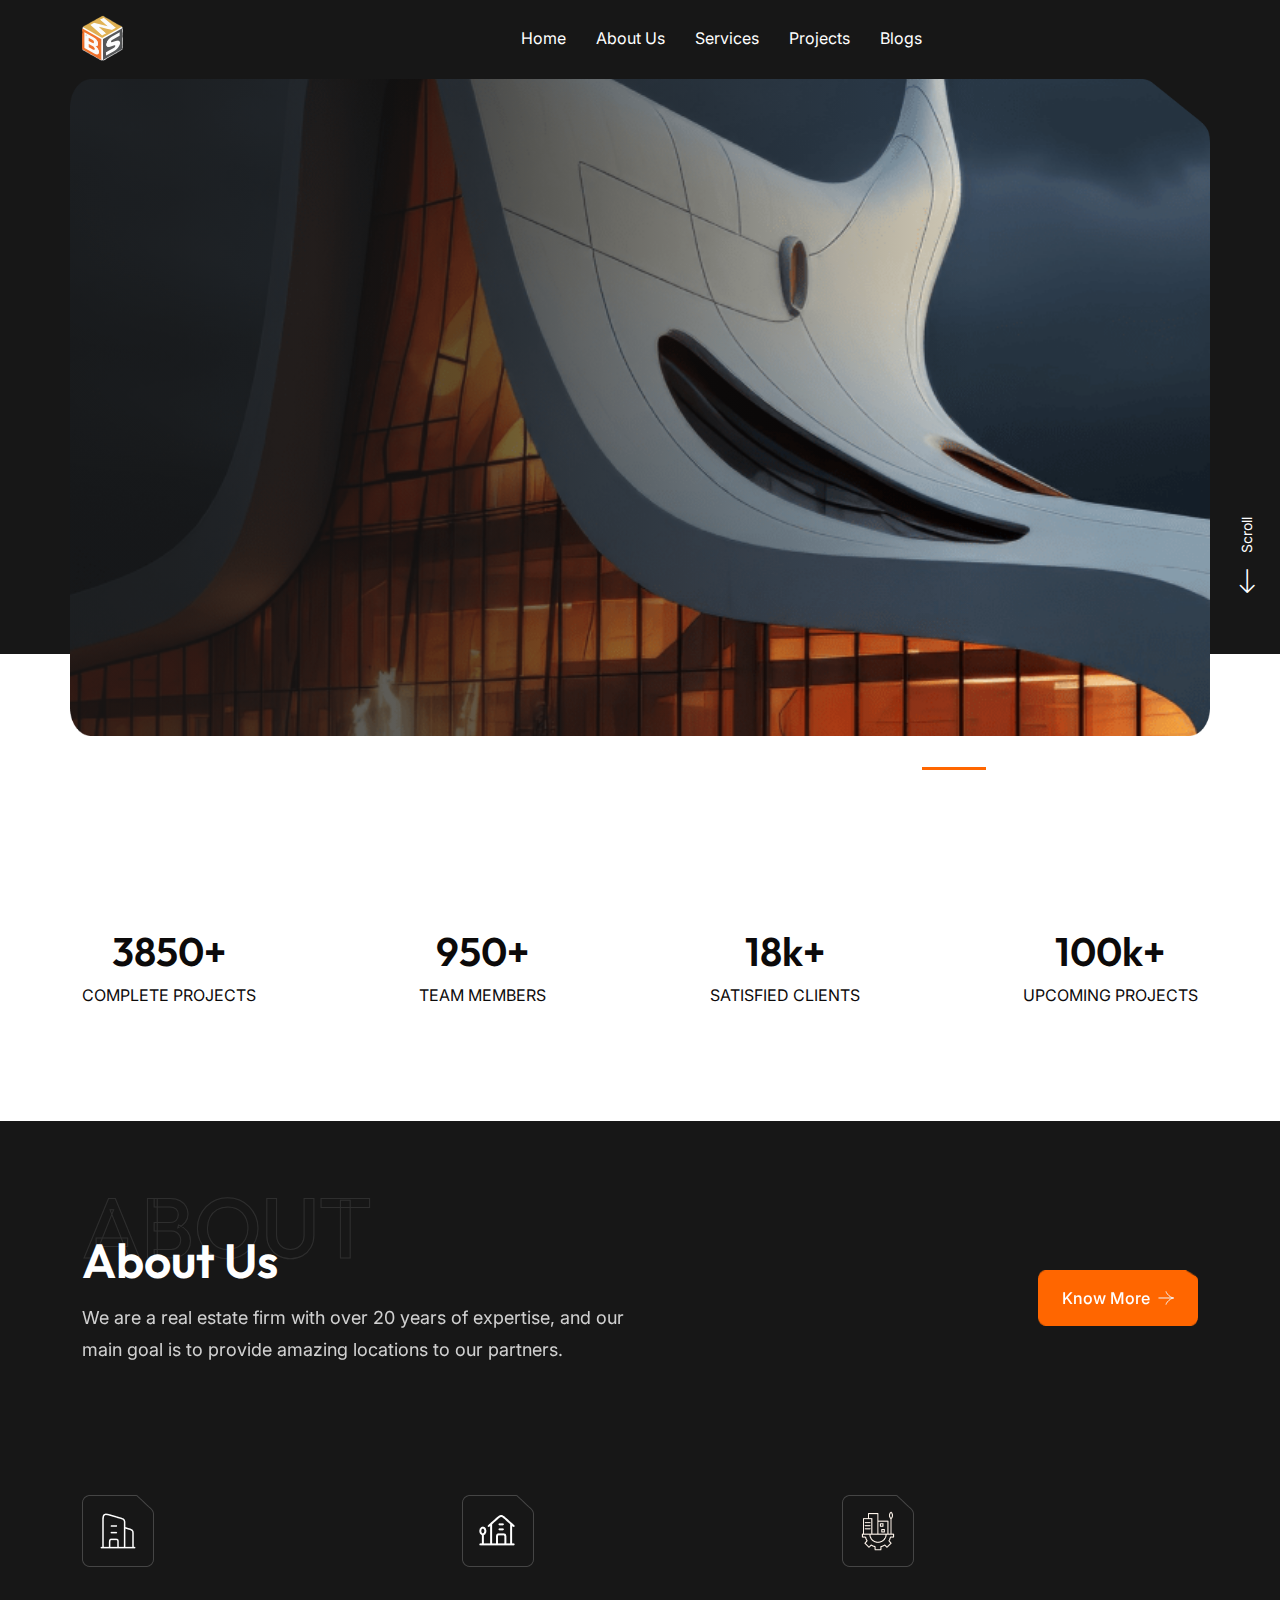
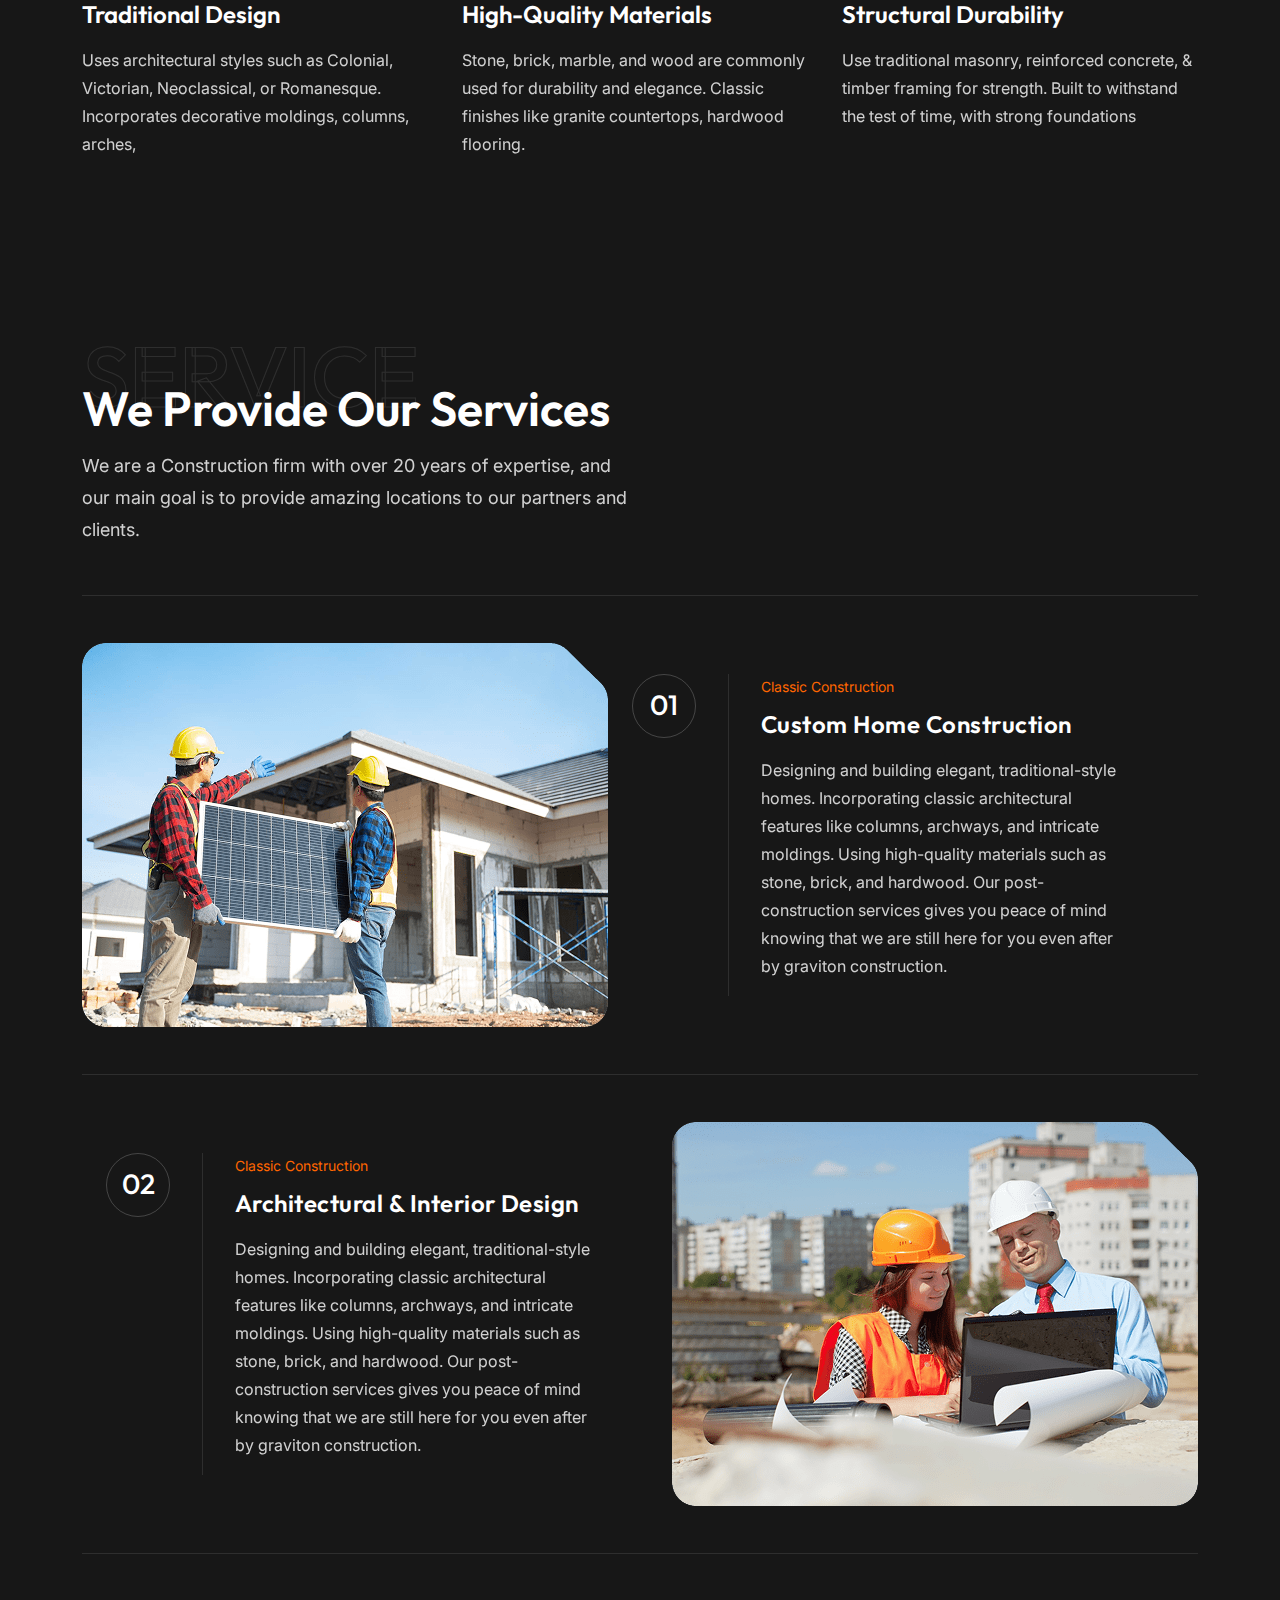
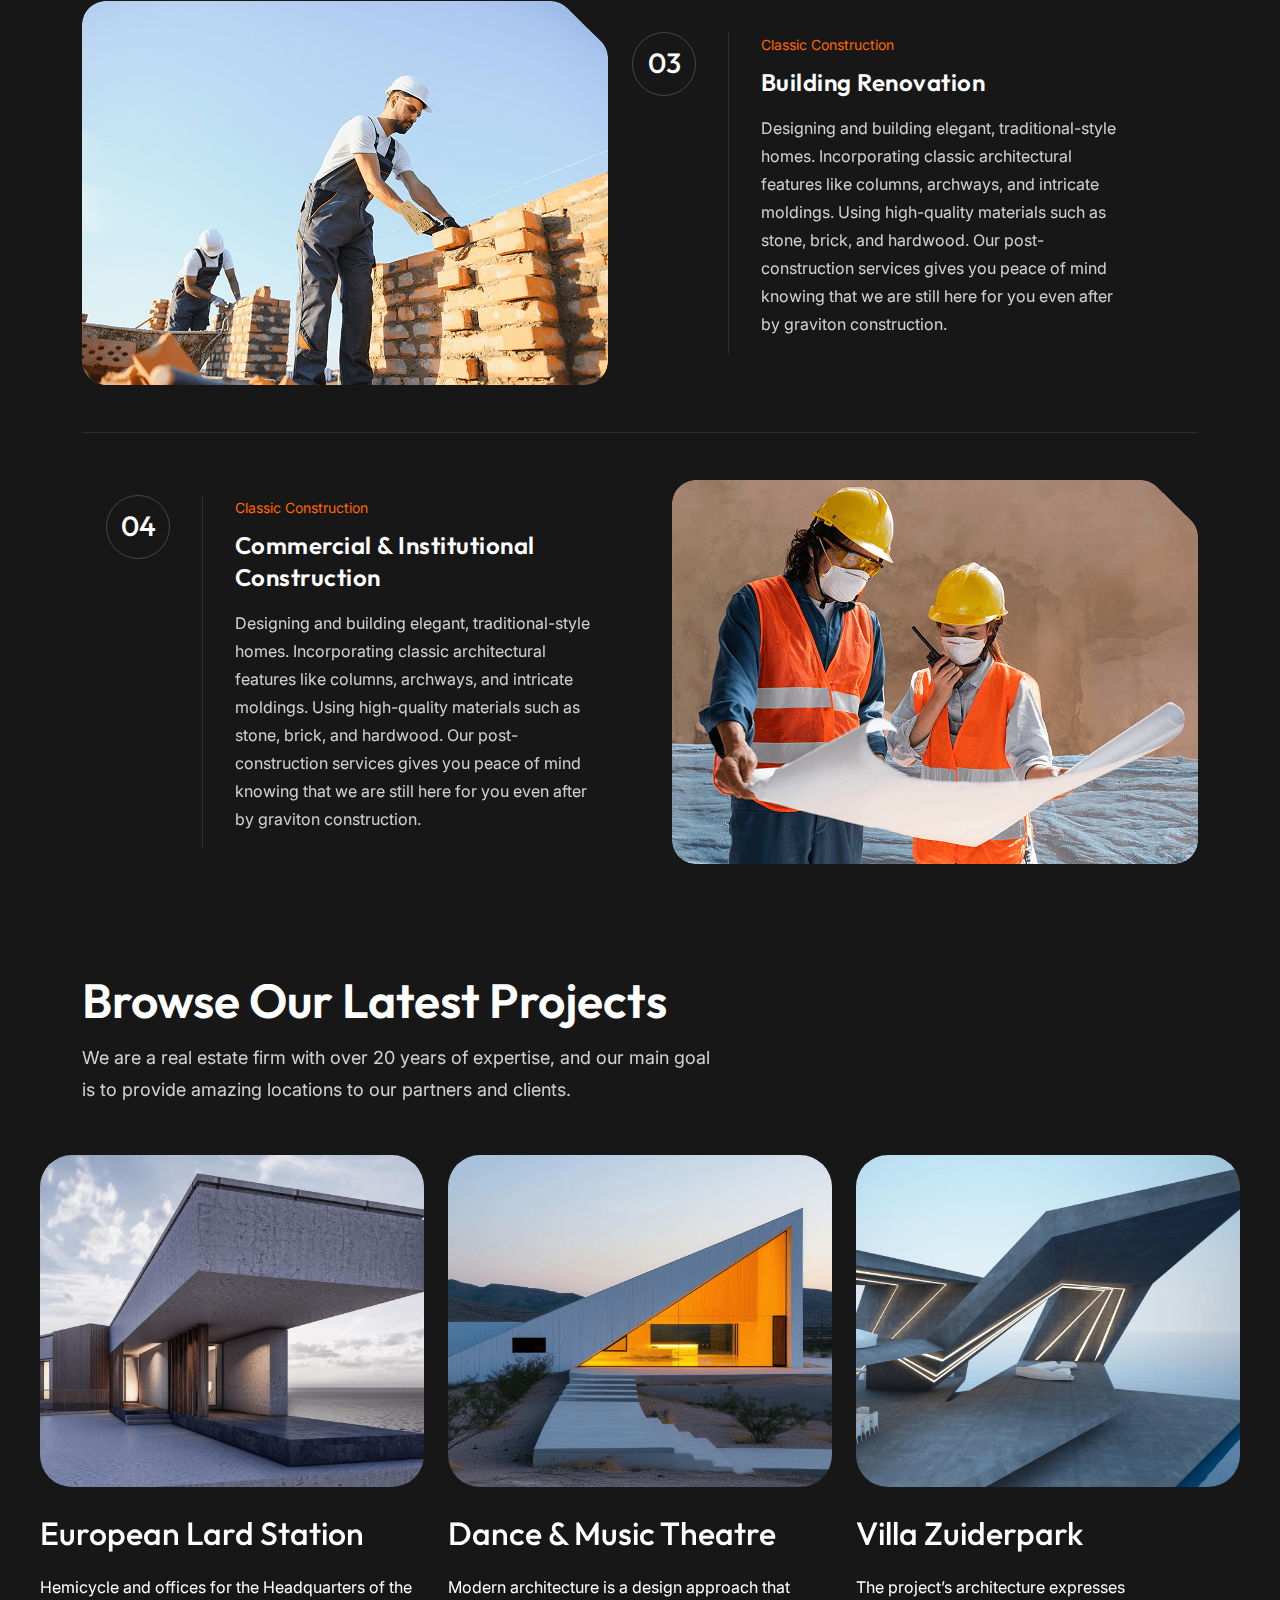
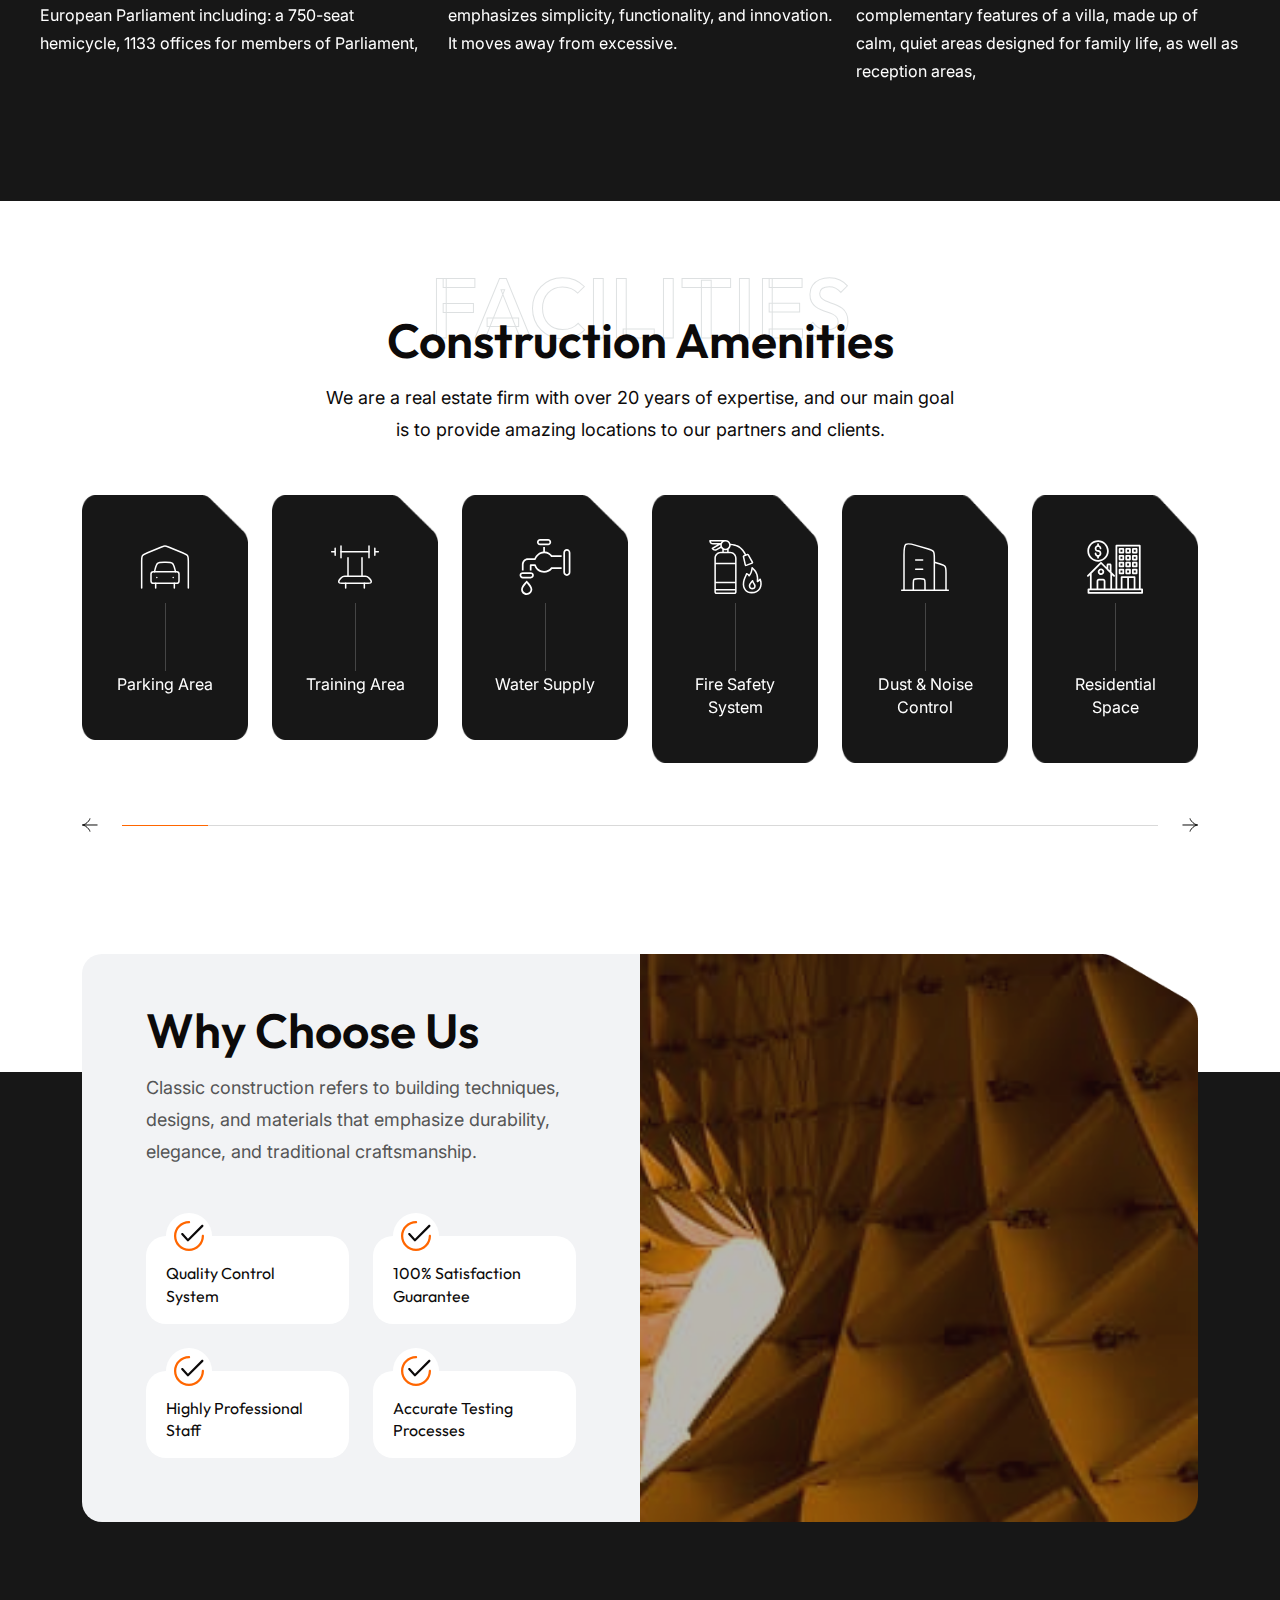
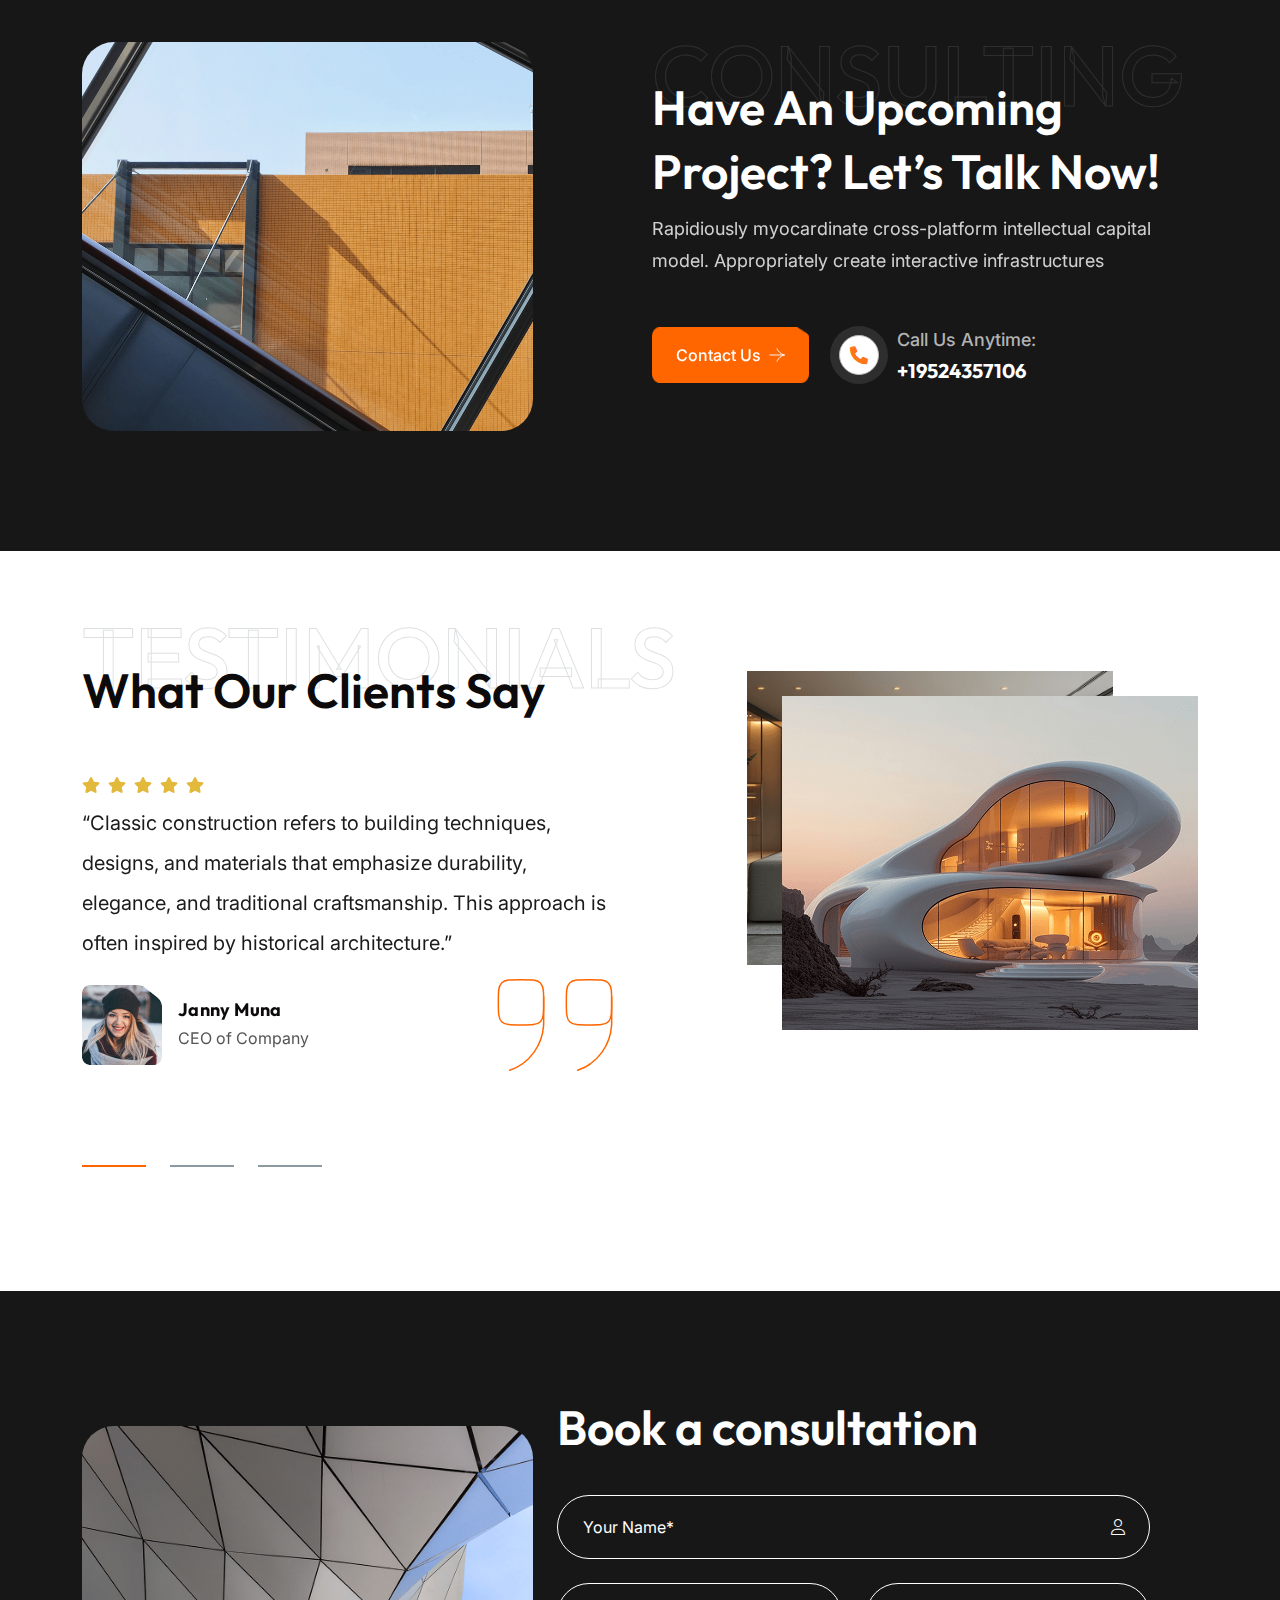
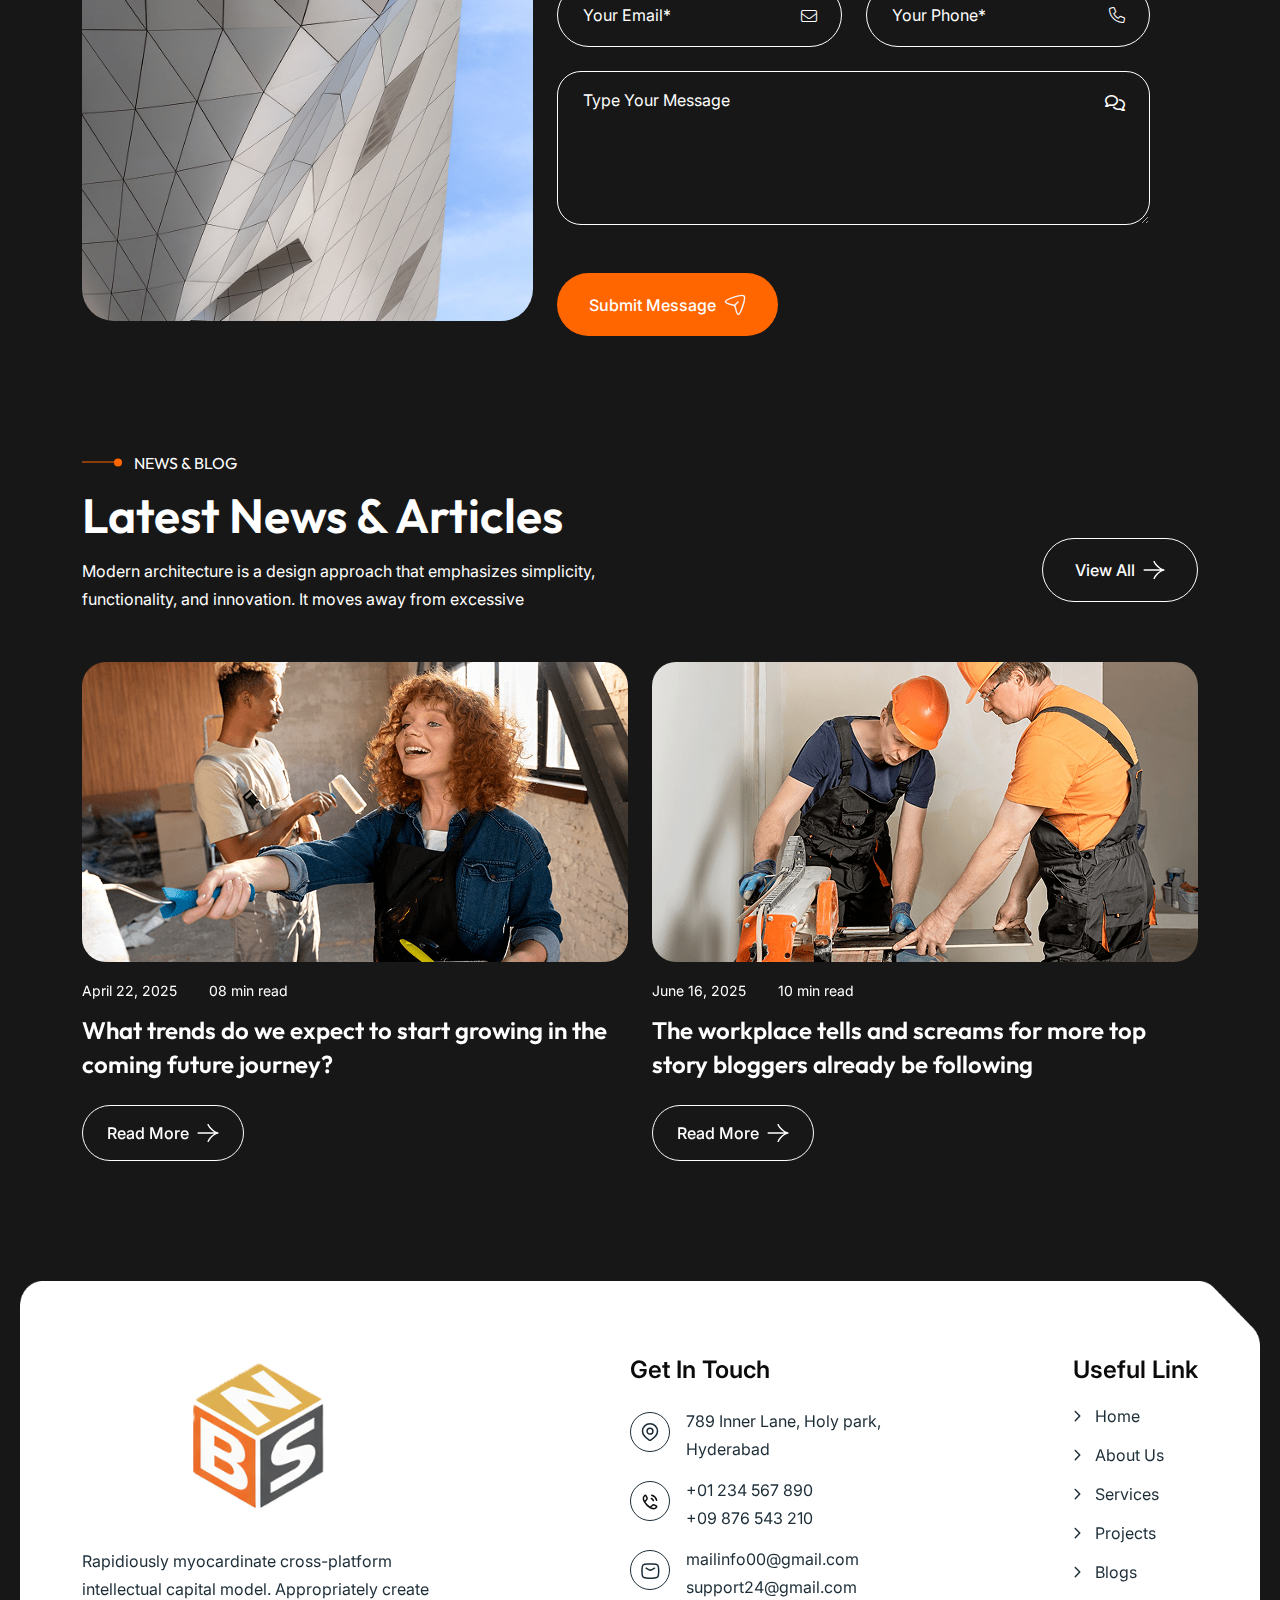
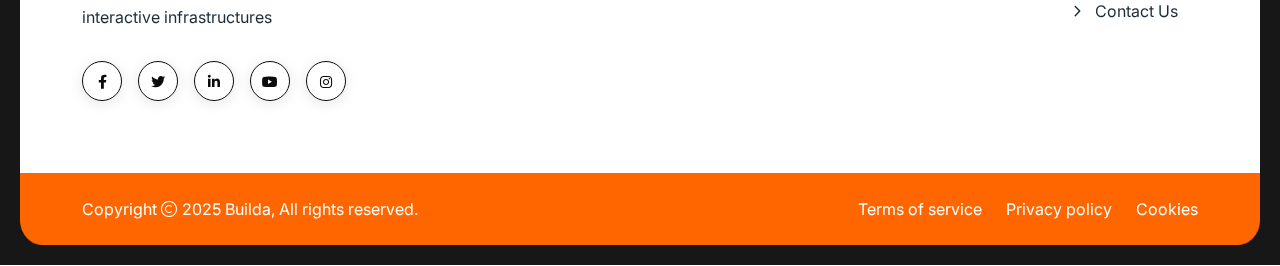
<file: index.html>
<!doctype html>
<html class="no-js" lang="zxx" dir="ltr">
<head>
    <meta charset="utf-8">
    <meta http-equiv="x-ua-compatible" content="ie=edge">
    <title>Bricknstone</title>
    <meta name="author" content="Bricknstone">
    <meta name="description" content="Bricknstone">
    <meta name="keywords" content="Bricknstone">
    <meta name="robots" content="INDEX,FOLLOW">
    <meta name="viewport" content="width=device-width,initial-scale=1,shrink-to-fit=no">
    <!-- <link rel="apple-touch-icon" sizes="57x57" href="assets/img/favicons/apple-icon-57x57.png">
    <link rel="apple-touch-icon" sizes="60x60" href="assets/img/favicons/apple-icon-60x60.png">
    <link rel="apple-touch-icon" sizes="72x72" href="assets/img/favicons/apple-icon-72x72.png">
    <link rel="apple-touch-icon" sizes="76x76" href="assets/img/favicons/apple-icon-76x76.png">
    <link rel="apple-touch-icon" sizes="114x114" href="assets/img/favicons/apple-icon-114x114.png">
    <link rel="apple-touch-icon" sizes="120x120" href="assets/img/favicons/apple-icon-120x120.png">
    <link rel="apple-touch-icon" sizes="144x144" href="assets/img/favicons/apple-icon-144x144.png">
    <link rel="apple-touch-icon" sizes="152x152" href="assets/img/favicons/apple-icon-152x152.png">
    <link rel="apple-touch-icon" sizes="180x180" href="assets/img/favicons/apple-icon-180x180.png">
    <link rel="icon" type="image/png" sizes="192x192" href="assets/img/favicons/android-icon-192x192.png">
    <link rel="icon" type="image/png" sizes="32x32" href="assets/img/favicons/favicon-32x32.png">
    <link rel="icon" type="image/png" sizes="96x96" href="assets/img/favicons/favicon-96x96.png">
    <link rel="icon" type="image/png" sizes="16x16" href="assets/img/favicons/favicon-16x16.png"> -->
    <!-- <link rel="manifest" href="assets/img/favicons/manifest.json">
    <meta name="msapplication-TileColor" content="#ffffff">
    <meta name="msapplication-TileImage" content="assets/img/favicons/ms-icon-144x144.png"> -->
    <meta name="theme-color" content="#ffffff">
    <link rel="preconnect" href="https://fonts.googleapis.com/">
    <link rel="preconnect" href="https://fonts.gstatic.com/" crossorigin>
    <link
        href="https://fonts.googleapis.com/css2?family=Inter:wght@100..900&amp;family=Outfit:wght@100..900&amp;display=swap"
        rel="stylesheet">
    <link rel="stylesheet" href="assets/css/bootstrap.min.css">
    <link rel="stylesheet" href="assets/css/fontawesome.min.css">
    <link rel="stylesheet" href="assets/css/app.min.css">
    <link rel="stylesheet" href="assets/css/style.css">
</head>

<body class="">
    <!-- <div class="cursor-follower"></div> -->
    <div class="slider-drag-cursor"><i class="fas fa-angle-left me-2"></i> DRAG <i class="fas fa-angle-right ms-2"></i>
    </div>
    <div class="preloader">
        <!-- <button class="th-btn preloaderCls">Cancel Preloader</button> -->
        <div class="preloader-inner">
            <div class="mb-4">
                <!-- <img src="assets/img/logo-icon.svg" alt="img"> -->
            </div>
            <span class="loader">BRICKNSTONE <span
                    class="loading-text">BRICKNSTONE</span></span>
        </div>
    </div>
    <div class="th-menu-wrapper onepage-nav">
        <div class="th-menu-area text-center"><button class="th-menu-toggle"><i class="fal fa-times"></i></button>
            <div class="mobile-logo"><a href="index.html">
                <!-- <img src="assets/img/logo-white.svg" alt="Builda"> -->
            </a></div>
            <div class="th-mobile-menu allow-natural-scroll">
                <ul>
                     <li><a href="#hero">Home</a>
                                    </li>
                                    <li><a href="#about-sec">About Us</a></li>
                                    <li><a href="#service-sec">Services</a></li>
                                    <li><a href="#service-sec">Projects</a></li>
                                    <li><a href="#blog-sec">Blogs</a></li>
                                    <li><a href="#contact-sec">Contact Us</a></li>

                </ul>
            </div>
        </div>
    </div>
    <div class="sidemenu-wrapper sidemenu-info d-none d-lg-block">
        <div class="sidemenu-content"><button class="closeButton sideMenuCls"><i class="far fa-times"></i></button>
            <div class="widget">
                <div class="th-widget-about">
                    <div class="about-logo"><a href="index.html"><img src="assets/img/logo.svg" alt="Builda"></a></div>
                    <p class="about-text">Rapidiously myocardinate cross-platform intellectual capital model.
                        Appropriately create interactive infrastructures</p>
                </div>
            </div>
            <div class="widget">
                <h3 class="widget_title">Get In Touch</h3>
                <div class="th-widget-contact">
                    <div class="info-box_text">
                        <div class="icon"><img src="assets/img/icon/location-dot.svg" alt="img"></div>
                        <div class="details">
                            <p>789 Inner Lane, Holy park,</p>
                            <p>California, USA</p>
                        </div>
                    </div>
                    <div class="info-box_text">
                        <div class="icon"><img src="assets/img/icon/phone.svg" alt="img"></div>
                        <div class="details">
                            <p><a href="tel:+0123456789" class="info-box_link">+01 234 567 890</a></p>
                            <p><a href="tel:+09876543210" class="info-box_link">+09 876 543 210</a></p>
                        </div>
                    </div>
                    <div class="info-box_text">
                        <div class="icon"><img src="assets/img/icon/envelope.svg" alt="img"></div>
                        <div class="details">
                            <p><a href="mailto:mailinfo00@builda.com" class="info-box_link">mailinfo00@builda.com</a>
                            </p>
                            <p><a href="mailto:support24@builda.com" class="info-box_link">support24@builda.com</a></p>
                        </div>
                    </div>
                </div>
            </div>
            <div class="widget newsletter-widget">
                <h3 class="widget_title">Subscribe Now</h3>
                <form class="newsletter-form">
                    <div class="form-group"><input class="form-control" type="email" placeholder="Email Address"
                            required=""> <button type="submit" class="th-btn"><i
                                class="far fa-paper-plane text-theme"></i></button></div>
                </form>
                <div class="th-social style2"><a href="https://www.facebook.com/"><i class="fab fa-facebook-f"></i></a>
                    <a href="https://www.twitter.com/"><i class="fab fa-twitter"></i></a> <a
                        href="https://www.linkedin.com/"><i class="fab fa-linkedin-in"></i></a> <a
                        href="https://www.behance.com/"><i class="fab fa-behance"></i></a> <a
                        href="https://www.vimeo.com/"><i class="fab fa-vimeo-v"></i></a></div>
            </div>
        </div>
    </div>
    <header class="th-header header-layout1 onepage-nav">
        <div class="sticky-wrapper">
            <div class="menu-area">
                <div class="container">
                    <div class="row align-items-center justify-content-between">
                        <div class="col-auto">
                            <div class="header-logo"><a href="index.html">
                                <img class="w-25" src="assets/img/logo.png"
                                        alt="Bricknstone">
                                    </a></div>
                                    

                        </div>
                        <div class="col-auto">
                            <nav class="main-menu d-none d-lg-inline-block">
                                <ul>
                                    <li><a class="p-0" href="#hero">Home</a>
                                    </li>
                                    <li><a class="p-0" href="#about-sec">About Us</a></li>
                                    <li><a class="p-0" href="#service-sec">Services</a></li>
                                    <li><a class="p-0" href="#service-sec">Projects</a></li>
                                    <!-- <li><a href="#team-sec">Team</a></li> -->
                                    <li><a class="p-0" href="#blog-sec">Blogs</a></li>
                                    <!-- <li><a href="#contact-sec">Contact Us</a></li> -->
                                </ul>
                            </nav>
                            <div class="header-button d-flex d-lg-none"><button type="button"
                                    class="th-menu-toggle sidebar-btn bg-transparent"><span class="line"></span> <span
                                        class="line"></span> <span class="line"></span></button></div>
                        </div>
                        <div class="col-auto d-none d-xl-block">
                            <div class="header-button"><a href="#"
                                    class="th-btn btn-mask th-btn-icon">Contact Us</a> 
                                    <!-- <button type="button"
                                    class="simple-icon sideMenuInfo sidebar-btn"><span class="line"></span> <span
                                        class="line"></span> <span class="line"></span></button> -->
                                    </div>
                        </div>
                    </div>
                </div>
            </div>
        </div>
    </header>
    <div class="hero-1" id="hero">
        <div class="swiper th-slider hero-slider1" id="heroSlide1"
            data-slider-options='{"effect":"fade", "autoHeight": "true", "speed": "1000"}'>
            <div class="swiper-wrapper">
                <div class="swiper-slide">
                    <div class="hero-inner" data-mask-src="assets/img/hero/hero_1_bg_mask.png">
                        <div class="th-hero-bg" data-bg-src="assets/img/hero/hero_thumb_2_1.jpg"></div>
                        <!-- <div class="hero-big-text">BUILDA</div> -->
                        <div class="container">
                            <div class="row align-items-center">
                                <div class="col-lg-9">
                                    <div class="hero-style1">
                                        <h1 class="hero-title text-white"><span class="title1" data-ani="slideindown"
                                                data-ani-delay="0.3s">Build Your Dream </span><span class="title2"
                                                data-ani="slideindown" data-ani-delay="0.4s">Property with
                                                Precision</span></h1>
                                        <p class="hero-text text-white" data-ani="slideinup" data-ani-delay="0.5s">
                                            Bringing together a team with passion, dedication, and resources to help our
                                            clients reach their buying and selling goals. We are with you every step of
                                            the way.</p><a href="#" class="th-btn btn-mask th-btn-icon"
                                            data-ani="slideinup" data-ani-delay="0.6s">Contact Now</a>
                                    </div>
                                </div>
                                <!-- <div class="col-lg-3">
                                    <div class="hero-video-wrap text-center" data-ani="slideinright"
                                        data-ani-delay="0.4s"><a href="https://www.youtube.com/watch?v=_sI_Ps7JSEk"
                                            class="play-btn style2 popup-video"><i
                                                class="fa-sharp fa-solid fa-play"></i></a></div>
                                </div> -->
                            </div>
                        </div>
                    </div>
                </div>
                <div class="swiper-slide">
                    <div class="hero-inner" data-mask-src="assets/img/hero/hero_1_bg_mask.png">
                        <div class="th-hero-bg" data-bg-src="assets/img/hero/hero_thumb_11_2.jpg"></div>
                        <!-- <div class="hero-big-text">BUILDA</div> -->
                        <div class="container">
                            <div class="row align-items-center">
                                <div class="col-lg-9">
                                    <div class="hero-style1">
                                        <h1 class="hero-title text-white"><span class="title1" data-ani="slideindown"
                                                data-ani-delay="0.3s">Building Dreams </span><span class="title2"
                                                data-ani="slideindown" data-ani-delay="0.4s">Creating Reality</span>
                                        </h1>
                                        <p class="hero-text text-white" data-ani="slideinup" data-ani-delay="0.5s">
                                            Bringing together a team with passion, dedication, and resources to help our
                                            clients reach their buying and selling goals. We are with you every step of
                                            the way.</p><a href="#" class="th-btn btn-mask th-btn-icon"
                                            data-ani="slideinup" data-ani-delay="0.6s">Contact Now</a>
                                    </div>
                                </div>
                                <!-- <div class="col-lg-3">
                                    <div class="hero-video-wrap text-center" data-ani="slideinright"
                                        data-ani-delay="0.4s"><a href="https://www.youtube.com/watch?v=_sI_Ps7JSEk"
                                            class="play-btn style2 popup-video"><i
                                                class="fa-sharp fa-solid fa-play"></i></a></div>
                                </div> -->
                            </div>
                        </div>
                    </div>
                </div>
                <div class="swiper-slide">
                    <div class="hero-inner" data-mask-src="assets/img/hero/hero_1_bg_mask.png">
                        <div class="th-hero-bg" data-bg-src="assets/img/hero/hero_thumb_11_1.jpg"></div>
                        <!-- <div class="hero-big-text">BUILDA</div> -->
                        <div class="container">
                            <div class="row align-items-center">
                                <div class="col-lg-9">
                                    <div class="hero-style1">
                                        <h1 class="hero-title text-white"><span class="title1" data-ani="slideindown"
                                                data-ani-delay="0.3s">We Construction </span><span class="title2"
                                                data-ani="slideindown" data-ani-delay="0.4s">Your Classic Home</span>
                                        </h1>
                                        <p class="hero-text text-white" data-ani="slideinup" data-ani-delay="0.5s">
                                            Bringing together a team with passion, dedication, and resources to help our
                                            clients reach their buying and selling goals. We are with you every step of
                                            the way.</p><a href="#" class="th-btn btn-mask th-btn-icon"
                                            data-ani="slideinup" data-ani-delay="0.6s">Contact Now</a>
                                    </div>
                                </div>
                                <!-- <div class="col-lg-3">
                                    <div class="hero-video-wrap text-center" data-ani="slideinright"
                                        data-ani-delay="0.4s"><a href="https://www.youtube.com/watch?v=_sI_Ps7JSEk"
                                            class="play-btn style2 popup-video"><i
                                                class="fa-sharp fa-solid fa-play"></i></a></div>
                                </div> -->
                            </div>
                        </div>
                    </div>
                </div>
            </div>
            <div class="slider-pagination"></div>
        </div>
        <!-- <div class="hero-social-link">
            <div class="social-wrap"><a href="https://facebook.com/">FACEBOOK</a> <a
                    href="https://instagram.com/">INSTAGRAM</a> <a href="https://twitter.com/">TWITTER</a></div>
        </div> -->
        <div class="scroll-down"><a href="#about-sec" class="hero-scroll-wrap"><i
                    class="fal fa-long-arrow-left"></i>Scroll</a></div>
    </div>
    <div class="counter-area-1">
        <div class="container">
            <div class="counter-card-wrap space">
                <div class="counter-card">
                    <div class="media-body">
                        <h2 class="box-number"><span class="counter-number">3850</span>+</h2>
                        <p class="box-text">COMPLETE PROJECTS</p>
                    </div>
                </div>
                <div class="counter-card">
                    <div class="media-body">
                        <h2 class="box-number"><span class="counter-number">950</span>+</h2>
                        <p class="box-text">TEAM MEMBERS</p>
                    </div>
                </div>
                <div class="counter-card">
                    <div class="media-body">
                        <h2 class="box-number"><span class="counter-number">18</span>k+</h2>
                        <p class="box-text">SATISFIED CLIENTS</p>
                    </div>
                </div>
                <div class="counter-card">
                    <div class="media-body">
                        <h2 class="box-number"><span class="counter-number">100</span>k+</h2>
                        <p class="box-text">UPCOMING PROJECTS</p>
                    </div>
                </div>
            </div>
        </div>
    </div>
    <div class="overflow-hidden space-top bg-black2" id="about-sec">
        <div class="container">
            <div class="row justify-content-between align-items-center">
                <div class="col-lg-6">
                    <div class="title-area"><span class="shadow-title">About</span>
                        <h2 class="sec-title text-white">About Us</h2>
                        <p class="sec-text text-white">We are a real estate firm with over 20 years of expertise, and
                            our main goal is to provide amazing locations to our partners.</p>
                    </div>
                </div>
                <div class="col-auto">
                    <div class="sec-btn"><a href="#" class="th-btn btn-mask th-btn-icon">Know More</a></div>
                </div>
            </div>
            <div class="row gy-4 d-none">
                <div class="col-lg-6">
                    <div class="img-box1">
                        <div class="img1 img-shine" data-mask-src="assets/img/shape/about-1-mask.png"><img
                                src="assets/img/normal/about_1_1.png" alt="About"></div>
                    </div>
                </div>
                <div class="col-lg-6">
                    <div class="img-box1">
                        <div class="img1 img-shine" data-mask-src="assets/img/shape/about-1-mask.png"><img
                                src="assets/img/normal/about_1_2.png" alt="About"></div>
                    </div>
                </div>
            </div>
            <div class="mt-60 d-none">
                <div class="row gy-40 flex-row-reverse">
                    <div class="col-xl-3 text-xl-end">
                        <div class="about-tag">
                            <div class="about-experience-tag"><span class="circle-title-anime">Builda Agent <i
                                        class="fas fa-star"></i> Builda Living Solutions</span></div>
                            <div class="about-tag-thumb"><img src="assets/img/normal/about_1_3.png" alt="img"></div>
                        </div>
                    </div>
                    <div class="col-xl-9">
                        <div class="about-wrap1">
                            <p class="about-text text-white">Classic construction refers to building techniques,
                                designs, and materials that emphasize durability, elegance,</p>
                        </div>
                    </div>
                </div>
            </div>
        </div>
    </div>
    <section class="service-area-1 overflow-hidden space-bottom bg-black2 pt-80">
        <div class="container">
            <div class="row gy-40">
                <div class="col-lg-4 col-md-6">
                    <div class="service-card">
                        <div class="service-card-icon">
                            <div class="icon"><img src="assets/img/icon/service-icon1-1.png" alt="Icon"></div>
                        </div>
                        <div class="box-content">
                            <h3 class="box-title"><a href="#">Traditional Design</a></h3>
                            <p class="box-text">Uses architectural styles such as Colonial, Victorian, Neoclassical, or
                                Romanesque. Incorporates decorative moldings, columns, arches,</p>
                        </div>
                    </div>
                </div>
                <div class="col-lg-4 col-md-6">
                    <div class="service-card">
                        <div class="service-card-icon">
                            <div class="icon"><img src="assets/img/icon/service-icon1-2.png" alt="Icon"></div>
                        </div>
                        <div class="box-content">
                            <h3 class="box-title"><a href="#">High-Quality Materials</a></h3>
                            <p class="box-text">Stone, brick, marble, and wood are commonly used for durability and
                                elegance. Classic finishes like granite countertops, hardwood flooring.</p>
                        </div>
                    </div>
                </div>
                <div class="col-lg-4 col-md-6">
                    <div class="service-card">
                        <div class="service-card-icon">
                            <div class="icon"><img src="assets/img/icon/service-icon1-3.png" alt="Icon"></div>
                        </div>
                        <div class="box-content">
                            <h3 class="box-title"><a href="#">Structural Durability</a></h3>
                            <p class="box-text">Use traditional masonry, reinforced concrete, & timber framing for
                                strength. Built to withstand the test of time, with strong foundations</p>
                        </div>
                    </div>
                </div>
            </div>
        </div>
    </section>
    <section class="project-area-1 space overflow-hidden d-none" data-bg-src="assets/img/bg/project-bg-1-1.png"
        data-opacity="7" data-overlay="title">
        <div class="container">
            <div class="project-wrap1">
                <div class="project-number-pagination" data-slider-tab="#projectSlider1">
                    <div class="tab-btn active"><span>01</span></div>
                    <div class="tab-btn"><span>02</span></div>
                    <div class="tab-btn"><span>03</span></div>
                    <div class="tab-btn"><span>04</span></div>
                </div>
                <div class="row gy-50 justify-content-between align-items-center">
                    <div class="col-xxl-5 col-xl-6">
                        <div class="project-title-wrap1">
                            <div class="title-area mb-40"><span class="shadow-title">PROJECTS</span>
                                <h2 class="sec-title text-white">Building Your Future, One Brick at a Time.</h2>
                                <p class="sec-text text-white mt-15">Built to withstand the test of time, with strong
                                    foundations and high-end construction techniques.</p>
                            </div>
                            <div class="btn-wrap"><a href="project.html" class="th-btn btn-mask th-btn-icon">Explore
                                    More</a></div>
                        </div>
                    </div>
                    <div class="col-xl-6">
                        <div class="slider-area project-slider-area">
                            <div class="swiper th-slider project-slider1" id="projectSlider1"
                                data-slider-options='{"breakpoints":{"0":{"slidesPerView":1},"576":{"slidesPerView":"1"},"768":{"slidesPerView":"1"},"992":{"slidesPerView":"1"},"1200":{"slidesPerView":"1"}},"loop":false, "thumbs":{"swiper":".project-number-pagination"}}'>
                                <div class="swiper-wrapper">
                                    <div class="swiper-slide">
                                        <div class="portfolio-card">
                                            <div class="portfolio-img img-shine"
                                                data-mask-src="assets/img/shape/project-card1-img-mask.png"
                                                data-bs-toggle="modal" data-bs-target="#portfolioModal"><img
                                                    src="assets/img/project/project_1_1.png" alt="project image">
                                                <div class="portfolio-card-shape"
                                                    data-mask-src="assets/img/shape/project-card1-img-mask.png"><img
                                                        src="assets/img/project/project_shape1_1.png" alt="img"></div>
                                            </div>
                                            <div class="portfolio-content"><a href="#portfolioModal"
                                                    data-bs-toggle="modal" data-bs-target="#portfolioModal"
                                                    class="icon-btn"><img src="assets/img/icon/arrow-right.svg"
                                                        alt="img"></a></div>
                                        </div>
                                    </div>
                                    <div class="swiper-slide">
                                        <div class="portfolio-card">
                                            <div class="portfolio-img img-shine"
                                                data-mask-src="assets/img/shape/project-card1-img-mask.png"
                                                data-bs-toggle="modal" data-bs-target="#portfolioModal"><img
                                                    src="assets/img/project/project_1_2.png" alt="project image">
                                                <div class="portfolio-card-shape"
                                                    data-mask-src="assets/img/shape/project-card1-img-mask.png"><img
                                                        src="assets/img/project/project_shape1_1.png" alt="img"></div>
                                            </div>
                                            <div class="portfolio-content"><a href="#portfolioModal"
                                                    data-bs-toggle="modal" data-bs-target="#portfolioModal"
                                                    class="icon-btn"><img src="assets/img/icon/arrow-right.svg"
                                                        alt="img"></a></div>
                                        </div>
                                    </div>
                                    <div class="swiper-slide">
                                        <div class="portfolio-card">
                                            <div class="portfolio-img img-shine"
                                                data-mask-src="assets/img/shape/project-card1-img-mask.png"
                                                data-bs-toggle="modal" data-bs-target="#portfolioModal"><img
                                                    src="assets/img/project/project_1_3.png" alt="project image">
                                                <div class="portfolio-card-shape"
                                                    data-mask-src="assets/img/shape/project-card1-img-mask.png"><img
                                                        src="assets/img/project/project_shape1_1.png" alt="img"></div>
                                            </div>
                                            <div class="portfolio-content"><a href="#portfolioModal"
                                                    data-bs-toggle="modal" data-bs-target="#portfolioModal"
                                                    class="icon-btn"><img src="assets/img/icon/arrow-right.svg"
                                                        alt="img"></a></div>
                                        </div>
                                    </div>
                                    <div class="swiper-slide">
                                        <div class="portfolio-card">
                                            <div class="portfolio-img img-shine"
                                                data-mask-src="assets/img/shape/project-card1-img-mask.png"
                                                data-bs-toggle="modal" data-bs-target="#portfolioModal"><img
                                                    src="assets/img/project/project_1_2.png" alt="project image">
                                                <div class="portfolio-card-shape"
                                                    data-mask-src="assets/img/shape/project-card1-img-mask.png"><img
                                                        src="assets/img/project/project_shape1_1.png" alt="img"></div>
                                            </div>
                                            <div class="portfolio-content"><a href="#portfolioModal"
                                                    data-bs-toggle="modal" data-bs-target="#portfolioModal"
                                                    class="icon-btn"><img src="assets/img/icon/arrow-right.svg"
                                                        alt="img"></a></div>
                                        </div>
                                    </div>
                                </div>
                                <div class="slider-pagination d-sm-block d-none"></div>
                            </div>
                        </div>
                    </div>
                </div>
            </div>
        </div>
    </section>
    <section class="space bg-black2" id="service-sec">
        <div class="container">
            <div class="row justify-content-between align-items-center">
                <div class="col-lg-6">
                    <div class="title-area"><span class="shadow-title">Service</span>
                        <h2 class="sec-title text-white">We Provide Our Services</h2>
                        <p class="sec-text text-white">We are a Construction firm with over 20 years of expertise, and
                            our main goal is to provide amazing locations to our partners and clients.</p>
                    </div>
                </div>
                <div class="col-auto d-none">
                    <div class="sec-btn"><a href="service.html" class="th-btn btn-mask th-btn-icon">All Services</a>
                    </div>
                </div>
            </div>
            <div class="property-card-wrap">
                <div class="property-thumb img-shine" data-mask-src="assets/img/shape/property-card1-img-mask.png"><img
                        src="assets/img/property/property1-1.png" alt="img"></div>
                <div class="property-card">
                    <div class="property-card-number">01</div>
                    <div class="property-card-details"><span class="property-card-subtitle">Classic Construction</span>
                        <h4 class="property-card-title"><a href="service-details.html">Custom Home Construction</a></h4>
                        <p class="property-card-text">Designing and building elegant, traditional-style homes.
                            Incorporating classic architectural features like columns, archways, and intricate moldings.
                            Using high-quality materials such as stone, brick, and hardwood. Our post-construction
                            services gives you peace of mind knowing that we are still here for you even after by
                            graviton construction.</p>
                        <!-- <div class="property-btn-wrap"><a href="service-details.html"
                                class="th-btn btn-mask2 th-btn-icon">View Details</a></div> -->
                    </div>
                </div>
            </div>
            <div class="property-card-wrap">
                <div class="property-thumb img-shine" data-mask-src="assets/img/shape/property-card1-img-mask.png"><img
                        src="assets/img/property/property1-2.png" alt="img"></div>
                <div class="property-card">
                    <div class="property-card-number">02</div>
                    <div class="property-card-details"><span class="property-card-subtitle">Classic Construction</span>
                        <h4 class="property-card-title"><a href="service-details.html">Architectural & Interior
                                Design</a></h4>
                        <p class="property-card-text">Designing and building elegant, traditional-style homes.
                            Incorporating classic architectural features like columns, archways, and intricate moldings.
                            Using high-quality materials such as stone, brick, and hardwood. Our post-construction
                            services gives you peace of mind knowing that we are still here for you even after by
                            graviton construction.</p>
                        <!-- <div class="property-btn-wrap"><a href="service-details.html"
                                class="th-btn btn-mask2 th-btn-icon">View Details</a></div> -->
                    </div>
                </div>
            </div>
            <div class="property-card-wrap">
                <div class="property-thumb img-shine" data-mask-src="assets/img/shape/property-card1-img-mask.png"><img
                        src="assets/img/property/property1-3.png" alt="img"></div>
                <div class="property-card">
                    <div class="property-card-number">03</div>
                    <div class="property-card-details"><span class="property-card-subtitle">Classic Construction</span>
                        <h4 class="property-card-title"><a href="service-details.html">Building Renovation</a></h4>
                        <p class="property-card-text">Designing and building elegant, traditional-style homes.
                            Incorporating classic architectural features like columns, archways, and intricate moldings.
                            Using high-quality materials such as stone, brick, and hardwood. Our post-construction
                            services gives you peace of mind knowing that we are still here for you even after by
                            graviton construction.</p>
                        <!-- <div class="property-btn-wrap"><a href="service-details.html"
                                class="th-btn btn-mask2 th-btn-icon">View Details</a></div> -->
                    </div>
                </div>
            </div>
            <div class="property-card-wrap">
                <div class="property-thumb img-shine" data-mask-src="assets/img/shape/property-card1-img-mask.png"><img
                        src="assets/img/property/property1-4.png" alt="img"></div>
                <div class="property-card">
                    <div class="property-card-number">04</div>
                    <div class="property-card-details"><span class="property-card-subtitle">Classic Construction</span>
                        <h4 class="property-card-title"><a href="service-details.html">Commercial & Institutional
                                Construction</a></h4>
                        <p class="property-card-text">Designing and building elegant, traditional-style homes.
                            Incorporating classic architectural features like columns, archways, and intricate moldings.
                            Using high-quality materials such as stone, brick, and hardwood. Our post-construction
                            services gives you peace of mind knowing that we are still here for you even after by
                            graviton construction.</p>
                        <!-- <div class="property-btn-wrap"><a href="service-details.html"
                                class="th-btn btn-mask2 th-btn-icon">View Details</a></div> -->
                    </div>
                </div>
            </div>
        </div>
    </section>
        <section class="space-bottom bg-black2 overflow-hidden" id="property-sec">
        
        <div class="container">
            <div class="row justify-content-lg-between align-items-center">
                <div class="col-xxl-6 col-xl-7 col-lg-6">
                    <div class="title-area">
                        <h2 class="sec-title text-white">Browse Our Latest Projects</h2>
                        <p class="sec-text text-white">We are a real estate firm with over 20 years of expertise, and
                            our main goal is to provide amazing locations to our partners and clients.</p>
                    </div>
                </div>
                <!-- <div class="col-auto">
                    <div class="sec-btn"><a href="#" class="th-btn style-border3 th-btn-icon">Browse All
                            Projects</a></div>
                </div> -->
            </div>
        </div>
        <div class="container-fluid p-0">
            <div class="slider-area project-slider2">
                <div class="swiper th-slider" id="projectSlider2"
                    data-slider-options='{"breakpoints":{"0":{"slidesPerView":1},"576":{"slidesPerView":"1"},"768":{"slidesPerView":"2"},"992":{"slidesPerView":"2"},"1200":{"slidesPerView":"3"}}}'>
                    <div class="swiper-wrapper">
                        <div class="swiper-slide">
                            <div class="portfolio-card style2">
                                <div class="portfolio-img img-shine"><img src="assets/img/project/project_2_1.png"
                                        alt="project image">
                                    <div class="portfolio-card-shape"><img src="assets/img/project/project_shape1_1.png"
                                            alt="img"></div>
                                </div>
                                <div class="portfolio-content">
                                    <h3 class="portfolio-title"><a href="#">European Lard Station</a>
                                    </h3>
                                    <p class="portfolio-text">Hemicycle and offices for the Headquarters of the European
                                        Parliament including: a 750-seat hemicycle, 1133 offices for members of
                                        Parliament,</p>
                                </div>
                            </div>
                        </div>
                        <div class="swiper-slide">
                            <div class="portfolio-card style2">
                                <div class="portfolio-img img-shine" ><img src="assets/img/project/project_2_2.png"
                                        alt="project image">
                                    <div class="portfolio-card-shape"><img src="assets/img/project/project_shape1_1.png"
                                            alt="img"></div>
                                </div>
                                <div class="portfolio-content">
                                    <h3 class="portfolio-title"><a href="#">Dance & Music Theatre</a>
                                    </h3>
                                    <p class="portfolio-text">Modern architecture is a design approach that emphasizes
                                        simplicity, functionality, and innovation. It moves away from excessive.</p>
                                </div>
                            </div>
                        </div>
                        <div class="swiper-slide">
                            <div class="portfolio-card style2">
                                <div class="portfolio-img img-shine"><img src="assets/img/project/project_2_3.png"
                                        alt="project image">
                                    <div class="portfolio-card-shape"><img src="assets/img/project/project_shape1_1.png"
                                            alt="img"></div>
                                </div>
                                <div class="portfolio-content">
                                    <h3 class="portfolio-title"><a href="#">Villa Zuiderpark</a></h3>
                                    <p class="portfolio-text">The project’s architecture expresses complementary
                                        features of a villa, made up of calm, quiet areas designed for family life, as
                                        well as reception areas,</p>
                                </div>
                            </div>
                        </div>
                        <div class="swiper-slide">
                            <div class="portfolio-card style2">
                                <div class="portfolio-img img-shine"><img src="assets/img/project/project_2_1.png"
                                        alt="project image">
                                    <div class="portfolio-card-shape"><img src="assets/img/project/project_shape1_1.png"
                                            alt="img"></div>
                                </div>
                                <div class="portfolio-content">
                                    <h3 class="portfolio-title"><a href="#">European Lard Station</a>
                                    </h3>
                                    <p class="portfolio-text">Hemicycle and offices for the Headquarters of the European
                                        Parliament including: a 750-seat hemicycle, 1133 offices for members of
                                        Parliament,</p>
                                </div>
                            </div>
                        </div>
                        <div class="swiper-slide">
                            <div class="portfolio-card style2">
                                <div class="portfolio-img img-shine"><img src="assets/img/project/project_2_2.png"
                                        alt="project image">
                                    <div class="portfolio-card-shape"><img src="assets/img/project/project_shape1_1.png"
                                            alt="img"></div>
                                </div>
                                <div class="portfolio-content">
                                    <h3 class="portfolio-title"><a href="#">Dance & Music Theatre</a>
                                    </h3>
                                    <p class="portfolio-text">Modern architecture is a design approach that emphasizes
                                        simplicity, functionality, and innovation. It moves away from excessive.</p>
                                </div>
                            </div>
                        </div>
                        <div class="swiper-slide">
                            <div class="portfolio-card style2">
                                <div class="portfolio-img img-shine"><img src="assets/img/project/project_2_3.png"
                                        alt="project image">
                                    <div class="portfolio-card-shape"><img src="assets/img/project/project_shape1_1.png"
                                            alt="img"></div>
                                </div>
                                <div class="portfolio-content">
                                    <h3 class="portfolio-title"><a href="#">Villa Zuiderpark</a></h3>
                                    <p class="portfolio-text">The project’s architecture expresses complementary
                                        features of a villa, made up of calm, quiet areas designed for family life, as
                                        well as reception areas,</p>
                                </div>
                            </div>
                        </div>
                    </div>
                </div><button data-slider-prev="#projectSlider2" class="slider-arrow style3 slider-prev"><img
                        src="assets/img/icon/arrow-left.svg" alt="img"></button>
            </div>
        </div>
    </section>
    <section class="space overflow-hidden">
        <div class="container">
            <div class="row justify-content-center align-items-center">
                <div class="col-xl-7 col-lg-8">
                    <div class="title-area text-center"><span class="shadow-title style2">Facilities</span>
                        <h2 class="sec-title">Construction Amenities</h2>
                        <p class="sec-text text-title">We are a real estate firm with over 20 years of expertise, and
                            our main goal is to provide amazing locations to our partners and clients.</p>
                    </div>
                </div>
            </div>
            <div class="swiper th-slider aminities-slider" id="aminitiesSlider1"
                data-slider-options='{"paginationType":"progressbar","breakpoints":{"0":{"slidesPerView":1},"375":{"slidesPerView":"2"},"768":{"slidesPerView":"3"},"992":{"slidesPerView":"4"},"1200":{"slidesPerView":"6"}}}'>
                <div class="swiper-wrapper">
                    <div class="swiper-slide"><a href="service-details.html" class="aminities-card"
                            data-mask-src="assets/img/theme-img/aminities-shape1.png">
                            <div class="aminities-card-img"><img src="assets/img/aminities/aminities1-1.png"
                                    alt="aminities image"></div>
                            <div class="aminities-content">
                                <div class="aminities-card-icon"><img src="assets/img/icon/aminities-icon1-1.svg"
                                        alt="aminities icon"></div>
                                <h3 class="box-title">Parking Area</h3>
                            </div>
                        </a></div>
                    <div class="swiper-slide"><a href="service-details.html" class="aminities-card"
                            data-mask-src="assets/img/theme-img/aminities-shape1.png">
                            <div class="aminities-card-img"><img src="assets/img/aminities/aminities1-2.png"
                                    alt="aminities image"></div>
                            <div class="aminities-content">
                                <div class="aminities-card-icon"><img src="assets/img/icon/aminities-icon1-2.svg"
                                        alt="aminities icon"></div>
                                <h3 class="box-title">Training Area</h3>
                            </div>
                        </a></div>
                    <div class="swiper-slide"><a href="service-details.html" class="aminities-card"
                            data-mask-src="assets/img/theme-img/aminities-shape1.png">
                            <div class="aminities-card-img"><img src="assets/img/aminities/aminities1-3.png"
                                    alt="aminities image"></div>
                            <div class="aminities-content">
                                <div class="aminities-card-icon"><img src="assets/img/icon/aminities-icon1-3.svg"
                                        alt="aminities icon"></div>
                                <h3 class="box-title">Water Supply</h3>
                            </div>
                        </a></div>
                    <div class="swiper-slide"><a href="service-details.html" class="aminities-card"
                            data-mask-src="assets/img/theme-img/aminities-shape1.png">
                            <div class="aminities-card-img"><img src="assets/img/aminities/aminities1-4.png"
                                    alt="aminities image"></div>
                            <div class="aminities-content">
                                <div class="aminities-card-icon"><img src="assets/img/icon/aminities-icon1-4.svg"
                                        alt="aminities icon"></div>
                                <h3 class="box-title">Fire Safety System</h3>
                            </div>
                        </a></div>
                    <div class="swiper-slide"><a href="service-details.html" class="aminities-card"
                            data-mask-src="assets/img/theme-img/aminities-shape1.png">
                            <div class="aminities-card-img"><img src="assets/img/aminities/aminities1-5.png"
                                    alt="aminities image"></div>
                            <div class="aminities-content">
                                <div class="aminities-card-icon"><img src="assets/img/icon/aminities-icon1-5.svg"
                                        alt="aminities icon"></div>
                                <h3 class="box-title">Dust & Noise Control</h3>
                            </div>
                        </a></div>
                    <div class="swiper-slide"><a href="service-details.html" class="aminities-card"
                            data-mask-src="assets/img/theme-img/aminities-shape1.png">
                            <div class="aminities-card-img"><img src="assets/img/aminities/aminities1-6.png"
                                    alt="aminities image"></div>
                            <div class="aminities-content">
                                <div class="aminities-card-icon"><img src="assets/img/icon/aminities-icon1-6.svg"
                                        alt="aminities icon"></div>
                                <h3 class="box-title">Residential Space</h3>
                            </div>
                        </a></div>
                    <div class="swiper-slide"><a href="service-details.html" class="aminities-card"
                            data-mask-src="assets/img/theme-img/aminities-shape1.png">
                            <div class="aminities-card-img"><img src="assets/img/aminities/aminities1-1.png"
                                    alt="aminities image"></div>
                            <div class="aminities-content">
                                <div class="aminities-card-icon"><img src="assets/img/icon/aminities-icon1-1.svg"
                                        alt="aminities icon"></div>
                                <h3 class="box-title">Parking Area</h3>
                            </div>
                        </a></div>
                    <div class="swiper-slide"><a href="service-details.html" class="aminities-card"
                            data-mask-src="assets/img/theme-img/aminities-shape1.png">
                            <div class="aminities-card-img"><img src="assets/img/aminities/aminities1-2.png"
                                    alt="aminities image"></div>
                            <div class="aminities-content">
                                <div class="aminities-card-icon"><img src="assets/img/icon/aminities-icon1-2.svg"
                                        alt="aminities icon"></div>
                                <h3 class="box-title">Training Area</h3>
                            </div>
                        </a></div>
                    <div class="swiper-slide"><a href="service-details.html" class="aminities-card"
                            data-mask-src="assets/img/theme-img/aminities-shape1.png">
                            <div class="aminities-card-img"><img src="assets/img/aminities/aminities1-3.png"
                                    alt="aminities image"></div>
                            <div class="aminities-content">
                                <div class="aminities-card-icon"><img src="assets/img/icon/aminities-icon1-3.svg"
                                        alt="aminities icon"></div>
                                <h3 class="box-title">Water Supply</h3>
                            </div>
                        </a></div>
                    <div class="swiper-slide"><a href="service-details.html" class="aminities-card"
                            data-mask-src="assets/img/theme-img/aminities-shape1.png">
                            <div class="aminities-card-img"><img src="assets/img/aminities/aminities1-4.png"
                                    alt="aminities image"></div>
                            <div class="aminities-content">
                                <div class="aminities-card-icon"><img src="assets/img/icon/aminities-icon1-4.svg"
                                        alt="aminities icon"></div>
                                <h3 class="box-title">Fire Safety System</h3>
                            </div>
                        </a></div>
                    <div class="swiper-slide"><a href="service-details.html" class="aminities-card"
                            data-mask-src="assets/img/theme-img/aminities-shape1.png">
                            <div class="aminities-card-img"><img src="assets/img/aminities/aminities1-5.png"
                                    alt="aminities image"></div>
                            <div class="aminities-content">
                                <div class="aminities-card-icon"><img src="assets/img/icon/aminities-icon1-5.svg"
                                        alt="aminities icon"></div>
                                <h3 class="box-title">Dust & Noise Control</h3>
                            </div>
                        </a></div>
                    <div class="swiper-slide"><a href="service-details.html" class="aminities-card"
                            data-mask-src="assets/img/theme-img/aminities-shape1.png">
                            <div class="aminities-card-img"><img src="assets/img/aminities/aminities1-6.png"
                                    alt="aminities image"></div>
                            <div class="aminities-content">
                                <div class="aminities-card-icon"><img src="assets/img/icon/aminities-icon1-6.svg"
                                        alt="aminities icon"></div>
                                <h3 class="box-title">Residential Space</h3>
                            </div>
                        </a></div>
                </div>
                <div class="slider-pagination"></div><button data-slider-prev="#aminitiesSlider1"
                    class="slider-arrow slider-prev"><img src="assets/img/icon/arrow-left.svg" alt="icon"></button>
                <button data-slider-next="#aminitiesSlider1" class="slider-arrow slider-next"><img
                        src="assets/img/icon/arrow-right.svg" alt="icon"></button>
            </div>
        </div>
    </section>
    <div class="container">
        <div class="video-area-1">
            <div class="video-wrap1">
                <div class="video-box1" data-overlay="black2" data-opacity="3"
                    data-mask-src="assets/img/shape/video_1_1_mask.png"><img src="assets/img/normal/faq_2_1.jpg"
                        alt="img"> 
                        <!-- <a href="https://www.youtube.com/watch?v=_sI_Ps7JSEk"
                        class="play-btn style3 popup-video"><i class="fa-sharp fa-solid fa-play"></i></a> -->
                    </div>
                <div class="video-wrap-details">
                    <div class="title-area mb-45">
                        <h2 class="sec-title">Why Choose Us</h2>
                        <p class="sec-text">Classic construction refers to building techniques, designs, and materials
                            that emphasize durability, elegance, and traditional craftsmanship.</p>
                    </div>
                    <div class="row gy-4">
                        <div class="col-sm-6">
                            <div class="why-info-card">
                                <div class="box-icon"><img src="assets/img/icon/checkmark2.svg" alt="img"></div>
                                <h4 class="box-title">Quality Control System</h4>
                            </div>
                        </div>
                        <div class="col-sm-6">
                            <div class="why-info-card">
                                <div class="box-icon"><img src="assets/img/icon/checkmark2.svg" alt="img"></div>
                                <h4 class="box-title">100% Satisfaction Guarantee</h4>
                            </div>
                        </div>
                        <div class="col-sm-6">
                            <div class="why-info-card">
                                <div class="box-icon"><img src="assets/img/icon/checkmark2.svg" alt="img"></div>
                                <h4 class="box-title">Highly Professional Staff</h4>
                            </div>
                        </div>
                        <div class="col-sm-6">
                            <div class="why-info-card">
                                <div class="box-icon"><img src="assets/img/icon/checkmark2.svg" alt="img"></div>
                                <h4 class="box-title">Accurate Testing Processes</h4>
                            </div>
                        </div>
                    </div>
                </div>
            </div>
        </div>
    </div>
    <section class="team-area-1 space-bottom  bg-black2 overflow-hidden" id="contact-sec">
        <div class="container">
            <div class="row gy-80 gx-40 align-items-center justify-content-between">
                <div class="col-xl-5">
                    <div class="appointment-thumb text-xl-end mb-lg-0 mb-50"><img src="assets/img/normal/contact_thumb_6_2.png" alt="img"></div>
                </div>
                <div class="col-xl-6">
                    <div class="title-area"><span class="shadow-title">CONSULTING</span>
                        <h2 class="sec-title text-white">Have An Upcoming Project? Let’s Talk  Now!</h2>
                        <p class="sec-text text-white">Rapidiously myocardinate cross-platform intellectual capital
                            model. Appropriately create interactive infrastructures</p>
                    </div>
                    <div class="btn-wrap"><a href="#" class="th-btn btn-mask th-btn-icon">Contact Us</a>
                        <div class="call-btn style3">
                            <div class="icon-btn"><i class="fas fa-phone"></i></div>
                            <div class="btn-content">
                                <h6 class="btn-title">Call Us Anytime:</h6><span class="btn-text"><a
                                        href="tel:19524357106">+19524357106</a></span>
                            </div>
                        </div>
                    </div>
                </div>
            </div>
        </div>
    </section>
    <section class="testi-sec-1 overflow-hidden space overflow-hidden">
        <div class="container">
            <div class="row gy-80 flex-row-reverse">
                <div class="col-xl-5">
                    <div class="testi-thumb-wrap">
                        <div class="img1"><img src="assets/img/service/1-2.png" alt="img"></div>
                        <div class="img2"><img src="assets/img/service/1-1.png" alt="img"></div>
                        
                    </div>
                </div>
                <div class="col-xl-7">
                    <div class="title-area"><span class="shadow-title style2">Testimonials</span>
                        <h2 class="sec-title">What Our Clients Say</h2>
                    </div>
                    <div class="swiper th-slider testi-slider1" id="testiSlider1"
                        data-slider-options='{"breakpoints":{"0":{"slidesPerView":1},"576":{"slidesPerView":"1"},"768":{"slidesPerView":"1"},"992":{"slidesPerView":"1"},"1200":{"slidesPerView":"1"}}}'>
                        <div class="swiper-wrapper">
                            <div class="swiper-slide">
                                <div class="testi-card">
                                    <div class="testi-grid_review"><i class="fa-sharp fa-solid fa-star"></i><i
                                            class="fa-sharp fa-solid fa-star"></i><i
                                            class="fa-sharp fa-solid fa-star"></i><i
                                            class="fa-sharp fa-solid fa-star"></i><i
                                            class="fa-sharp fa-solid fa-star"></i></div>
                                    <p class="testi-card_text">“Classic construction refers to building techniques,
                                        designs, and materials that emphasize durability, elegance, and traditional
                                        craftsmanship. This approach is often inspired by historical architecture.”</p>
                                    <div class="testi-grid-wrap">
                                        <div class="testi-card_profile">
                                            <div class="avatar" data-mask-src="assets/img/shape/testi_1_1-mask.png"><img
                                                    src="assets/img/testimonial/testi_1_1.png" alt="avatar"></div>
                                            <div class="testi-card_profile-details">
                                                <h3 class="testi-card_name">Janny Muna</h3><span
                                                    class="testi-card_desig">CEO of Company</span>
                                            </div>
                                        </div>
                                        <div class="quote-icon"><img src="assets/img/icon/qoute.svg" alt="icon"></div>
                                    </div>
                                </div>
                            </div>
                            <div class="swiper-slide">
                                <div class="testi-card">
                                    <div class="testi-grid_review"><i class="fa-sharp fa-solid fa-star"></i><i
                                            class="fa-sharp fa-solid fa-star"></i><i
                                            class="fa-sharp fa-solid fa-star"></i><i
                                            class="fa-sharp fa-solid fa-star"></i><i
                                            class="fa-sharp fa-solid fa-star"></i></div>
                                    <p class="testi-card_text">“Classic construction refers to building techniques,
                                        designs, and materials that emphasize durability, elegance, and traditional
                                        craftsmanship. This approach is often inspired by historical architecture.”</p>
                                    <div class="testi-grid-wrap">
                                        <div class="testi-card_profile">
                                            <div class="avatar" data-mask-src="assets/img/shape/testi_1_1-mask.png"><img
                                                    src="assets/img/testimonial/testi_1_2.png" alt="avatar"></div>
                                            <div class="testi-card_profile-details">
                                                <h3 class="testi-card_name">Alexan Micelito</h3><span
                                                    class="testi-card_desig">Senior Manager</span>
                                            </div>
                                        </div>
                                        <div class="quote-icon"><img src="assets/img/icon/qoute.svg" alt="icon"></div>
                                    </div>
                                </div>
                            </div>
                            <div class="swiper-slide">
                                <div class="testi-card">
                                    <div class="testi-grid_review"><i class="fa-sharp fa-solid fa-star"></i><i
                                            class="fa-sharp fa-solid fa-star"></i><i
                                            class="fa-sharp fa-solid fa-star"></i><i
                                            class="fa-sharp fa-solid fa-star"></i><i
                                            class="fa-sharp fa-solid fa-star"></i></div>
                                    <p class="testi-card_text">“Classic construction refers to building techniques,
                                        designs, and materials that emphasize durability, elegance, and traditional
                                        craftsmanship. This approach is often inspired by historical architecture.”</p>
                                    <div class="testi-grid-wrap">
                                        <div class="testi-card_profile">
                                            <div class="avatar" data-mask-src="assets/img/shape/testi_1_1-mask.png"><img
                                                    src="assets/img/testimonial/testi_1_3.png" alt="avatar"></div>
                                            <div class="testi-card_profile-details">
                                                <h3 class="testi-card_name">Brooklyn Simmons</h3><span
                                                    class="testi-card_desig">Junior Manager</span>
                                            </div>
                                        </div>
                                        <div class="quote-icon"><img src="assets/img/icon/qoute.svg" alt="icon"></div>
                                    </div>
                                </div>
                            </div>
                        </div>
                        <div class="slider-pagination style2"></div>
                    </div>
                </div>
            </div>
        </div>
    </section>

        <div class="space bg-black2 overflow-hidden" id="contact-sec">
        <div class="sec-bg-shape2-2 wave-anim shape-mockup d-xl-block d-none text-white" data-top="19%" data-left="12%"
            data-bg-src="assets/img/shape/section_shape_2_2.jpg"></div>
        <div class="container">
            <div class="row gx-60 align-items-center">
                <div class="col-lg-5">
                    <div class="appointment-thumb text-xl-end mb-lg-0 mb-50"><img
                            src="assets/img/normal/booking_1_1.png" alt="img"></div>
                </div>
                <div class="col-lg-7">
                    <div class="title-area mb-35">
                        <h2 class="sec-title text-white">Book a consultation</h2>
                    </div>
                    <form action="https://html.themehour.net/builda/demo/mail.php" method="POST"
                        class="appointment-form ajax-contact me-xl-5">
                        <div class="row">
                            <div class="form-group style-border5 col-md-12"><input type="text" class="form-control"
                                    name="name" id="name" placeholder="Your Name*"> <i class="fal fa-user"></i></div>
                            <div class="form-group style-border5 col-md-6"><input type="email" class="form-control"
                                    name="email" id="email" placeholder="Your Email*"> <i class="fal fa-envelope"></i>
                            </div>
                            <div class="form-group style-border5 col-md-6"><input type="tel" class="form-control"
                                    name="phone" id="phone" placeholder="Your Phone*"> <i class="fal fa-phone"></i></div>
                            <div class="col-12 form-group style-border5"><i class="far fa-comments"></i> <textarea
                                    placeholder="Type Your Message" class="form-control"></textarea></div>
                            <div class="col-12 form-btn mt-4"><button class="th-btn style4">Submit Message <span
                                        class="btn-icon"><img src="assets/img/icon/paper-plane.svg"
                                            alt="img"></span></button></div>
                        </div>
                        <p class="form-messages mb-0 mt-3"></p>
                    </form>
                </div>
            </div>
        </div>
    </div>

  <section class="overflow-hidden space-bottom bg-black2" id="blog-sec">

        <div class="container">
            <div class="row justify-content-lg-between align-items-end">
                <div class="col-lg-6">
                    <div class="title-area"><span class="sub-title5 text-white"><span class="line line1"></span> News &
                            Blog</span>
                        <h2 class="sec-title text-white">Latest News & Articles</h2>
                        <p class="text-white">Modern architecture is a design approach that emphasizes simplicity,
                            functionality, and innovation. It moves away from excessive</p>
                    </div>
                </div>
                <div class="col-lg-auto">
                    <div class="sec-btn text-start"><a href="#" class="th-btn style-border3 th-btn-icon">View
                            All</a></div>
                </div>
            </div>
            <div class="slider-area blog-slider2">
                <div class="swiper th-slider" id="blogSlider2"
                    data-slider-options='{"breakpoints":{"0":{"slidesPerView":1},"576":{"slidesPerView":"1"},"768":{"slidesPerView":"2"},"992":{"slidesPerView":"2"},"1200":{"slidesPerView":"2"}}}'>
                    <div class="swiper-wrapper">
                        <div class="swiper-slide">
                            <div class="blog-card style2">
                                <div class="blog-img"><a href="#"><img
                                            src="assets/img/blog/blog_2_1.jpg" alt="blog image"></a></div>
                                <div class="blog-content">
                                    <div class="blog-meta"><a href="#">April 22, 2025</a> <a href="#">08
                                            min read</a></div>
                                    <h3 class="box-title"><a href="#">What trends do we expect to start
                                            growing in the coming future journey?</a></h3><a href="#"
                                        class="th-btn style-border th-btn-icon">Read More</a>
                                </div>
                            </div>
                        </div>
                        <div class="swiper-slide">
                            <div class="blog-card style2">
                                <div class="blog-img"><a href="#"><img
                                            src="assets/img/blog/blog_2_2.jpg" alt="blog image"></a></div>
                                <div class="blog-content">
                                    <div class="blog-meta"><a href="#">June 16, 2025</a> <a href="#">10
                                            min read</a></div>
                                    <h3 class="box-title"><a href="#">The workplace tells and screams
                                            for more top story bloggers already be following</a></h3><a
                                        href="#" class="th-btn style-border th-btn-icon">Read More</a>
                                </div>
                            </div>
                        </div>
                        <div class="swiper-slide">
                            <div class="blog-card style2">
                                <div class="blog-img"><a href="#"><img
                                            src="assets/img/blog/blog_2_1.jpg" alt="blog image"></a></div>
                                <div class="blog-content">
                                    <div class="blog-meta"><a href="#">April 22, 2025</a> <a href="#">08
                                            min read</a></div>
                                    <h3 class="box-title"><a href="#">What trends do we expect to start
                                            growing in the coming future journey?</a></h3><a href="#"
                                        class="th-btn style-border th-btn-icon">Read More</a>
                                </div>
                            </div>
                        </div>
                        <div class="swiper-slide">
                            <div class="blog-card style2">
                                <div class="blog-img"><a href="#"><img
                                            src="assets/img/blog/blog_2_2.jpg" alt="blog image"></a></div>
                                <div class="blog-content">
                                    <div class="blog-meta"><a href="#">June 16, 2025</a> <a href="#">10
                                            min read</a></div>
                                    <h3 class="box-title"><a href="#">The workplace tells and screams
                                            for more top story bloggers already be following</a></h3><a
                                        href="#" class="th-btn style-border th-btn-icon">Read More</a>
                                </div>
                            </div>
                        </div>
                    </div>
                </div>
            </div>
        </div>
    </section>
    <div class="th-modal modal fade allow-natural-scroll" id="portfolioModal" tabindex="-1" aria-hidden="true">
        <div class="modal-dialog modal-xl">
            <div class="modal-content">
                <div class="container"><button type="button" class="icon-btn btn-close" data-bs-dismiss="modal"
                        aria-label="Close"><i class="fa-regular fa-xmark"></i></button>
                    <div class="page-single bg-black2">
                        <div class="page-img mb-30"><img class="w-100 rounded-20"
                                src="assets/img/project/project_pop1_1.png" alt="portfolio Image"></div>
                        <div class="page-content">
                            <h2 class="h3 page-title text-white fw-medium">Building Construction</h2>
                            <div class="row gy-30">
                                <div class="col-xl-7">
                                    <p class="mb-20 text-light">Our post-construction services gives you peace of mind
                                        knowing that we are still here for you even after by graviton construction.
                                        Building construction is the process of planning, designing, and assembling
                                        structures.</p>
                                    <p class="mb-xl-5 mb-0 text-light">Building construction is essential for urban
                                        development, economic growth, and better living standards. It transforms
                                        architectural visions into real-world structures that serve communities,
                                        businesses, and industries.</p>
                                </div>
                                <div class="col-xl-5">
                                    <div class="checklist">
                                        <ul>
                                            <li class="text-light"><strong>Service Category:</strong> Rubix Carabil
                                                Tower</li>
                                            <li class="text-light"><strong>Clients:</strong> David Malan</li>
                                            <li class="text-light"><strong>Project Date:</strong> 13 June, 2023</li>
                                            <li class="text-light"><strong>Avenue End Date:</strong> 22 July, 2025</li>
                                            <li class="text-light"><strong>Locations:</strong> NewYork - 2546 Firs, USA
                                            </li>
                                        </ul>
                                    </div>
                                </div>
                            </div>
                            <div class="row gy-30 gx-40 align-items-center">
                                <div class="col-xl-6">
                                    <div class="page-img mb-0"><img class="w-100"
                                            src="assets/img/project/project_1_2.png" alt="portfolio Image"></div>
                                </div>
                                <div class="col-xl-6">
                                    <h4 class="box-title text-white fw-medium">Services Benefits:</h4>
                                    <p class="text-light">We can do both. We can adhere to existing brand guidelines,
                                        ensuring consistency, or help develop new ones if a client is looking for a
                                        fresh identity. Our goal is to align the UI/UX design with the brand's overall
                                        strategy product meets the needs.</p>
                                    <div class="checklist style3">
                                        <ul>
                                            <li class="text-light"><i class="far fa-check-circle"></i>We use the latest
                                                diagnostic equipment</li>
                                            <li class="text-light"><i class="far fa-check-circle"></i>Automotive service
                                                our clients receive</li>
                                            <li class="text-light"><i class="far fa-check-circle"></i>We are a member of
                                                Professional Service</li>
                                            <li class="text-light"><i class="far fa-check-circle"></i>Digital how will
                                                activities impact traditional</li>
                                            <li class="text-light"><i class="far fa-check-circle"></i>Architect and
                                                technical engineer</li>
                                        </ul>
                                    </div>
                                </div>
                            </div>
                        </div>
                    </div>
                </div>
            </div>
        </div>
    </div>
    <div class="th-modal modal fade allow-natural-scroll" id="portfolioModal" tabindex="-1" aria-hidden="true">
        <div class="modal-dialog modal-xl">
            <div class="modal-content">
                <div class="container"><button type="button" class="icon-btn btn-close bg-title-dark"
                        data-bs-dismiss="modal" aria-label="Close"><i class="fa-regular fa-xmark"></i></button>
                    <div class="page-single bg-title-dark">
                        <div class="page-img mb-30"><img class="w-100 rounded-20"
                                src="assets/img/project/project_pop1_1.png" alt="portfolio Image"></div>
                        <div class="page-content">
                            <h2 class="h3 page-title text-white fw-medium">Where Visibility Meets Success</h2>
                            <div class="row gy-30">
                                <div class="col-xl-7">
                                    <p class="mb-20 text-light">The timeline varies depending on the complexity of the
                                        project. Simple projects may take a few weeks, while more complex ones could
                                        extend to several months. Timelines are influenced by factors like scope,
                                        feedback iterations, and client responsiveness.</p>
                                    <p class="mb-xl-4 mb-0 text-light">Project timelines vary based on complexity and
                                        scope. Small projects may take a few weeks, while larger ones could span several
                                        months. Timelines are established during project kickoff. We use a range of
                                        industry-standard tools such as Sketch.</p>
                                </div>
                                <div class="col-xl-5">
                                    <div class="checklist">
                                        <ul>
                                            <li class="text-light"><strong>Service Category:</strong> Rubix Carabil
                                                Tower</li>
                                            <li class="text-light"><strong>Clients:</strong> David Malan</li>
                                            <li class="text-light"><strong>Project Date:</strong> 13 June, 2020</li>
                                            <li class="text-light"><strong>Avenue End Date:</strong> 22 July, 2023</li>
                                            <li class="text-light"><strong>Locations:</strong> NewYork - 2546 Firs, USA
                                            </li>
                                        </ul>
                                    </div>
                                </div>
                            </div>
                            <div class="row gy-30 gx-40 align-items-center">
                                <div class="col-xl-6">
                                    <div class="page-img mb-0"><img class="w-100 rounded-20"
                                            src="assets/img/project/project_pop2_1.png" alt="portfolio Image"></div>
                                </div>
                                <div class="col-xl-6">
                                    <h4 class="box-title text-white fw-medium">Services Benefits:</h4>
                                    <p class="text-light">We can do both. We can adhere to existing brand guidelines,
                                        ensuring consistency, or help develop new ones if a client is looking for a
                                        fresh identity. Our goal is to align the UI/UX design with the brand's overall
                                        strategy product meets the needs.</p>
                                    <div class="checklist style3">
                                        <ul>
                                            <li class="text-light"><i class="far fa-check-circle"></i>We use the latest
                                                diagnostic equipment</li>
                                            <li class="text-light"><i class="far fa-check-circle"></i>Automotive service
                                                our clients receive</li>
                                            <li class="text-light"><i class="far fa-check-circle"></i>We are a member of
                                                Professional Service</li>
                                            <li class="text-light"><i class="far fa-check-circle"></i>Digital how will
                                                activities impact traditional</li>
                                            <li class="text-light"><i class="far fa-check-circle"></i>Architect and
                                                technical engineer</li>
                                        </ul>
                                    </div>
                                </div>
                            </div>
                        </div>
                    </div>
                </div>
            </div>
        </div>
    </div>
    <footer class="footer-wrapper footer-layout1 bg-black2">
        <div class="footer-wrap bg-white" data-mask-src="assets/img/bg/footer-bg-mask.png">
            <div class="widget-area">
                <div class="container">
                    <div class="row justify-content-between">
                        <div class="col-md-6 col-xl-4">
                            <div class="widget footer-widget">
                                <div class="th-widget-about">
                                    <div class="about-logo text-center" style="height: 150px;"><a href="index.html"><img class="w-100 h-100" style="object-fit: contain;" src="assets/img/logo.png"
                                                alt="Builda"></a></div>
                                    <p class="about-text">Rapidiously myocardinate cross-platform intellectual capital
                                        model. Appropriately create interactive infrastructures</p>
                                    <div class="th-social style7"><a href="https://www.facebook.com/"><i
                                                class="fab fa-facebook-f"></i></a> <a href="https://www.twitter.com/"><i
                                                class="fab fa-twitter"></i></a> <a href="https://www.linkedin.com/"><i
                                                class="fab fa-linkedin-in"></i></a> <a
                                            href="https://www.youtube.com/"><i class="fab fa-youtube"></i></a> <a
                                            href="https://www.instagram.com/"><i class="fab fa-instagram"></i></a></div>
                                </div>
                            </div>
                        </div>
                        <div class="col-md-6 col-xl-auto">
                            <div class="widget footer-widget">
                                <h3 class="widget_title">Get In Touch</h3>
                                <div class="th-widget-contact">
                                    <div class="info-box_text">
                                        <div class="icon"><img src="assets/img/icon/location-dot.svg" alt="img"></div>
                                        <div class="details">
                                            <p>789 Inner Lane, Holy park,</p>
                                            <p>Hyderabad</p>
                                        </div>
                                    </div>
                                    <div class="info-box_text">
                                        <div class="icon"><img src="assets/img/icon/phone.svg" alt="img"></div>
                                        <div class="details">
                                            <p><a href="tel:+0123456789" class="info-box_link">+01 234 567 890</a></p>
                                            <p><a href="tel:+09876543210" class="info-box_link">+09 876 543 210</a></p>
                                        </div>
                                    </div>
                                    <div class="info-box_text">
                                        <div class="icon"><img src="assets/img/icon/envelope.svg" alt="img"></div>
                                        <div class="details">
                                            <p><a href="mailto:mailinfo00@builda.com"
                                                    class="info-box_link">mailinfo00@gmail.com</a></p>
                                            <p><a href="mailto:support24@builda.com"
                                                    class="info-box_link">support24@gmail.com</a></p>
                                        </div>
                                    </div>
                                </div>
                            </div>
                        </div>
                        <div class="col-md-6 col-xl-auto">
                            <div class="widget widget_nav_menu footer-widget">
                                <h3 class="widget_title">Useful Link</h3>
                                <div class="menu-all-pages-container">
                                    <ul class="menu">
                                        <li><a href="#">Home</a></li>
                                        <li><a href="#">About Us</a></li>
                                        <li><a href="#">Services</a></li>
                                        <li><a href="#">Projects</a></li>
                                        <li><a href="#">Blogs</a></li>
                                        <li><a href="#">Contact Us</a></li>
                                    </ul>
                                </div>
                            </div>
                        </div>
                        <!-- <div class="col-md-6 col-xl-auto">
                            <div class="widget widget_nav_menu footer-widget">
                                <h3 class="widget_title">Explore</h3>
                                <div class="menu-all-pages-container">
                                    <ul class="menu">
                                        <li><a href="service.html">All Properties</a></li>
                                        <li><a href="team.html">Our Agents</a></li>
                                        <li><a href="service.html">All Projects</a></li>
                                        <li><a href="about.html">Our Process</a></li>
                                        <li><a href="#">Neighborhood</a></li>
                                    </ul>
                                </div>
                            </div>
                        </div> -->
                    </div>
                    <div class="newsletter-wrap style3 d-none">
                        <h5 class="newsletter-title">Newsletter To Get Updated The Latest News</h5>
                        <form action="#" class="newsletter-form">
                            <div class="form-group"><input type="text" class="form-control" placeholder="Enter Email">
                            </div><button class="th-btn btn-mask">Subscribe Now <span class="btn-icon"><img
                                        src="assets/img/icon/paper-plane.svg" alt="img"></span></button>
                        </form>
                    </div>
                </div>
            </div>
            <div class="copyright-wrap">
                <div class="container">
                    <div class="row gy-2 align-items-center">
                        <div class="col-lg-6">
                            <p class="copyright-text">Copyright <i class="fal fa-copyright"></i> 2025 <a
                                    href="index.html">Builda</a>, All rights reserved.</p>
                        </div>
                        <div class="col-lg-6 text-center text-lg-end">
                            <div class="footer-links">
                                <ul>
                                    <li><a href="#">Terms of service</a></li>
                                    <li><a href="#">Privacy policy</a></li>
                                    <li><a href="#">Cookies</a></li>
                                </ul>
                            </div>
                        </div>
                    </div>
                </div>
            </div>
        </div>
    </footer>
    <div class="scroll-top"><svg class="progress-circle svg-content" width="100%" height="100%" viewBox="-1 -1 102 102">
            <path d="M50,1 a49,49 0 0,1 0,98 a49,49 0 0,1 0,-98"
                style="transition: stroke-dashoffset 10ms linear 0s; stroke-dasharray: 307.919, 307.919; stroke-dashoffset: 307.919;">
            </path>
        </svg></div>
    <script src="assets/js/vendor/jquery-3.7.1.min.js"></script>
    <script src="assets/js/app.min.js"></script>
    <script src="assets/js/main.js"></script>
</body>
</html>
</file>
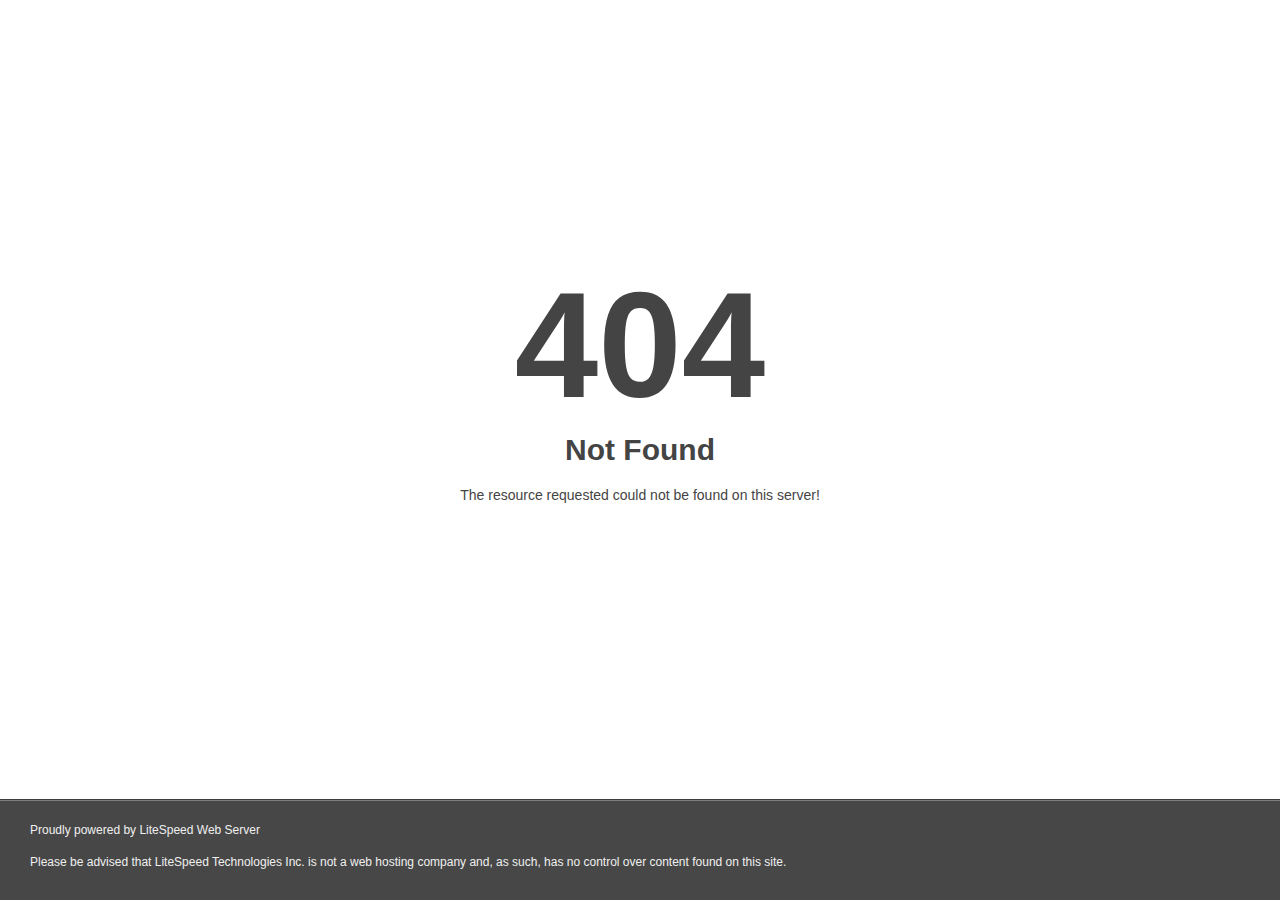
<file: +25669872564.html>
<!DOCTYPE html>
<html style="height:100%">
<head>
<meta name="viewport" content="width=device-width, initial-scale=1, shrink-to-fit=no" />
<title> 404 Not Found
</title><style>@media (prefers-color-scheme:dark){body{background-color:#000!important}}</style></head>
<body style="color: #444; margin:0;font: normal 14px/20px Arial, Helvetica, sans-serif; height:100%; background-color: #fff;">
<div style="height:auto; min-height:100%; ">     <div style="text-align: center; width:800px; margin-left: -400px; position:absolute; top: 30%; left:50%;">
        <h1 style="margin:0; font-size:150px; line-height:150px; font-weight:bold;">404</h1>
<h2 style="margin-top:20px;font-size: 30px;">Not Found
</h2>
<p>The resource requested could not be found on this server!</p>
</div></div><div style="color:#f0f0f0; font-size:12px;margin:auto;padding:0px 30px 0px 30px;position:relative;clear:both;height:100px;margin-top:-101px;background-color:#474747;border-top: 1px solid rgba(0,0,0,0.15);box-shadow: 0 1px 0 rgba(255, 255, 255, 0.3) inset;">
<br>Proudly powered by LiteSpeed Web Server<p>Please be advised that LiteSpeed Technologies Inc. is not a web hosting company and, as such, has no control over content found on this site.</p></div></body></html>
</file>
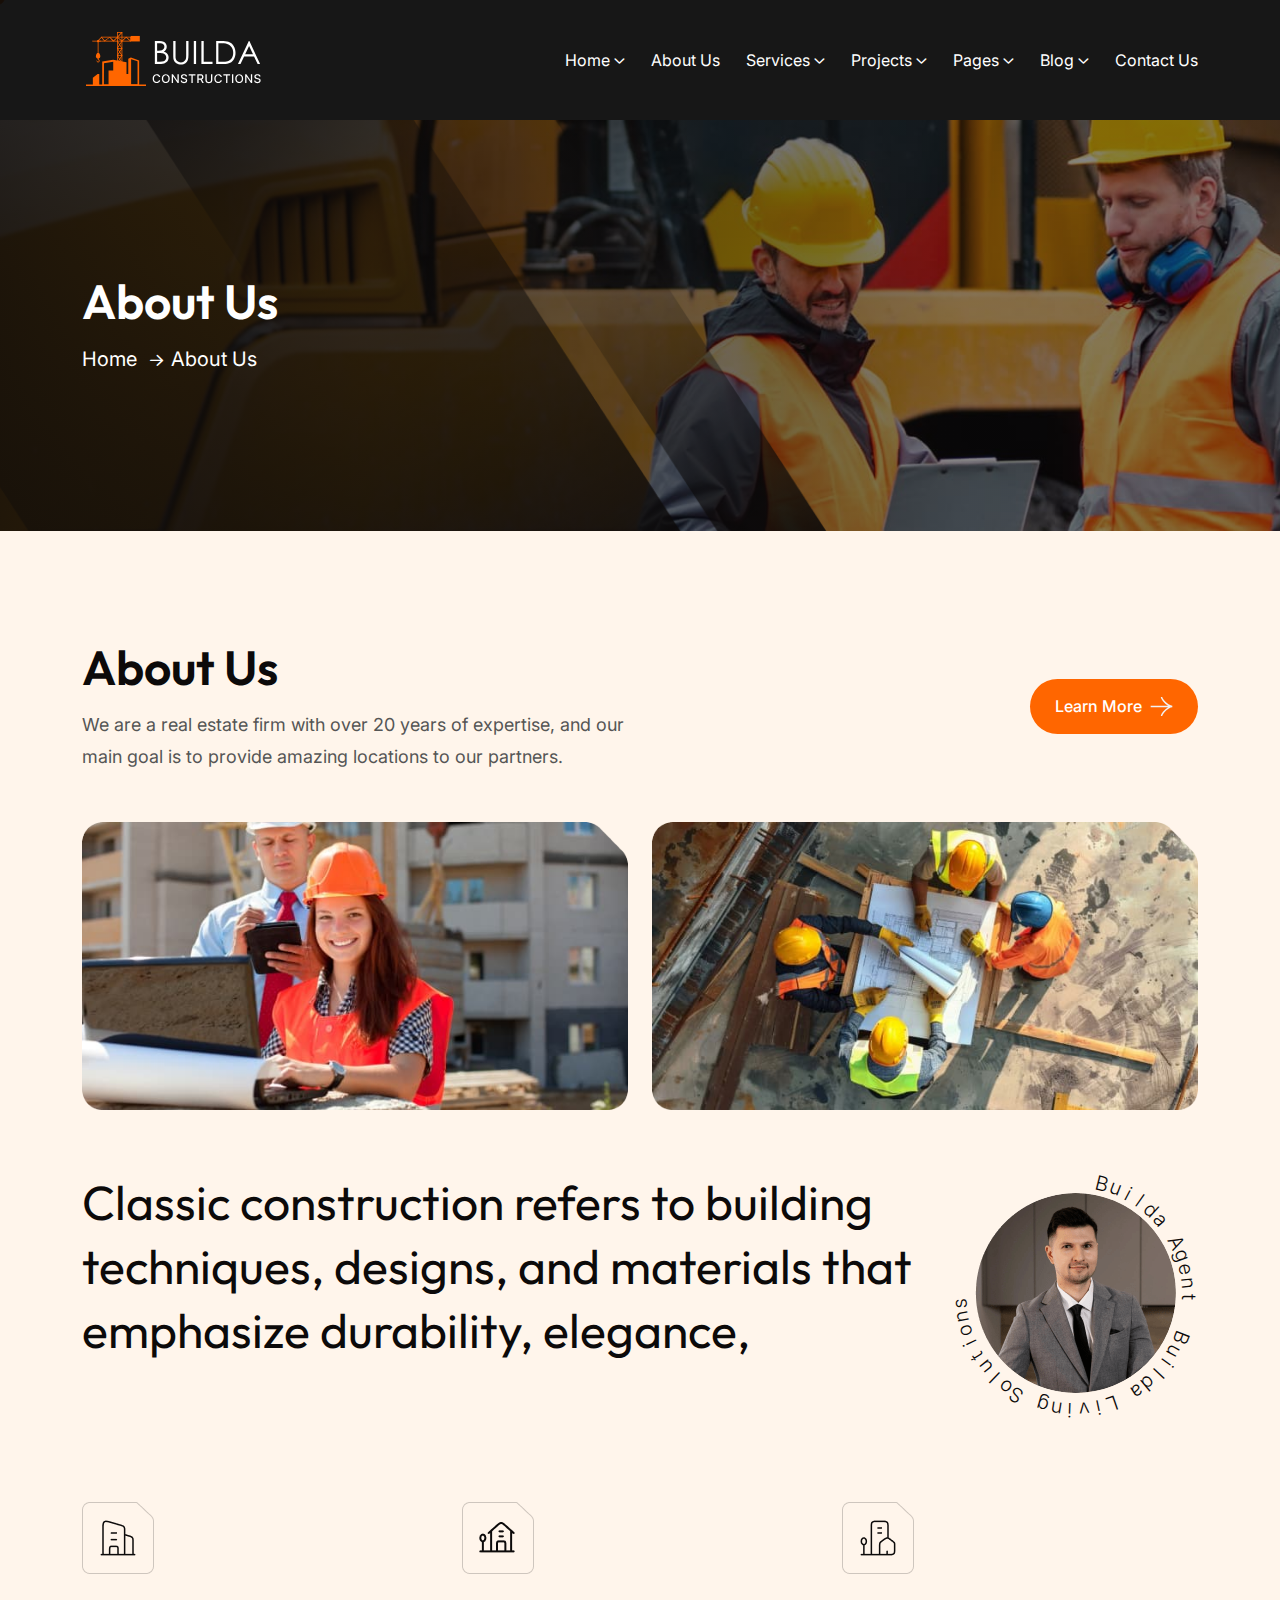
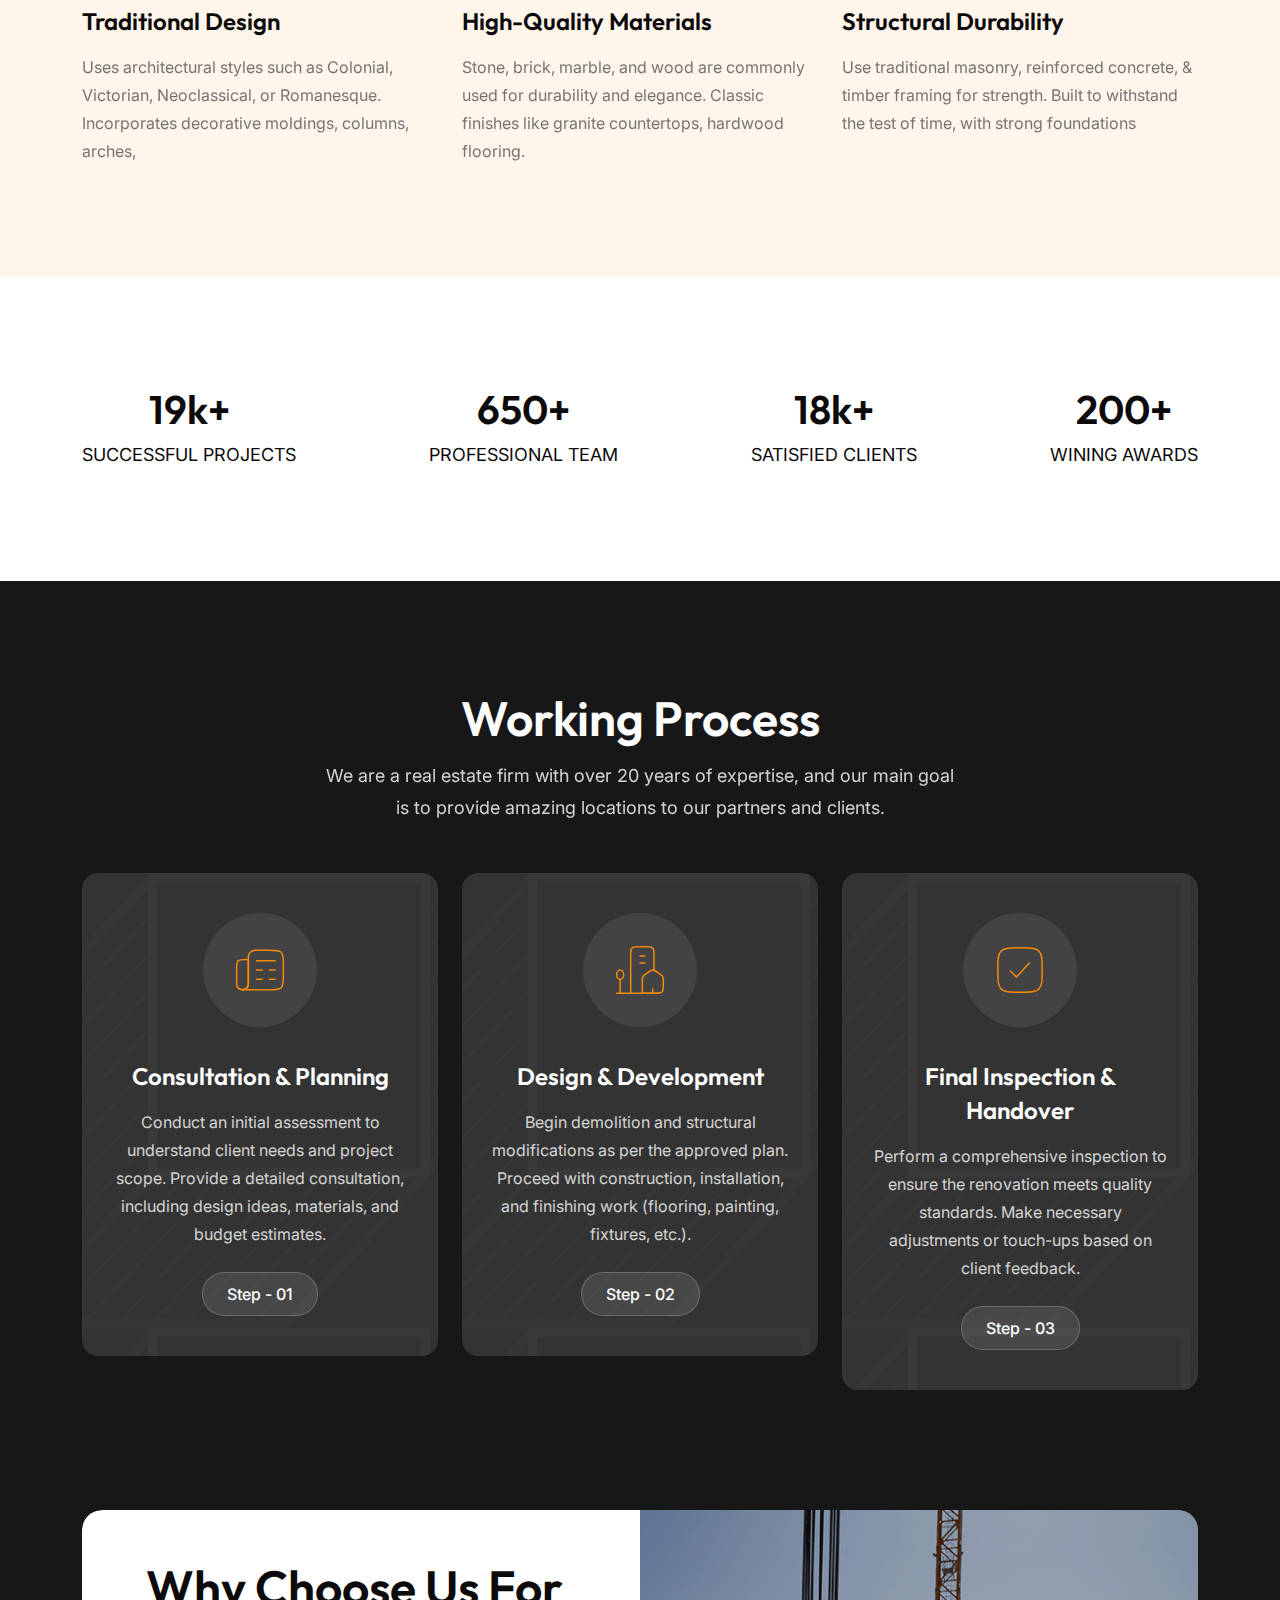
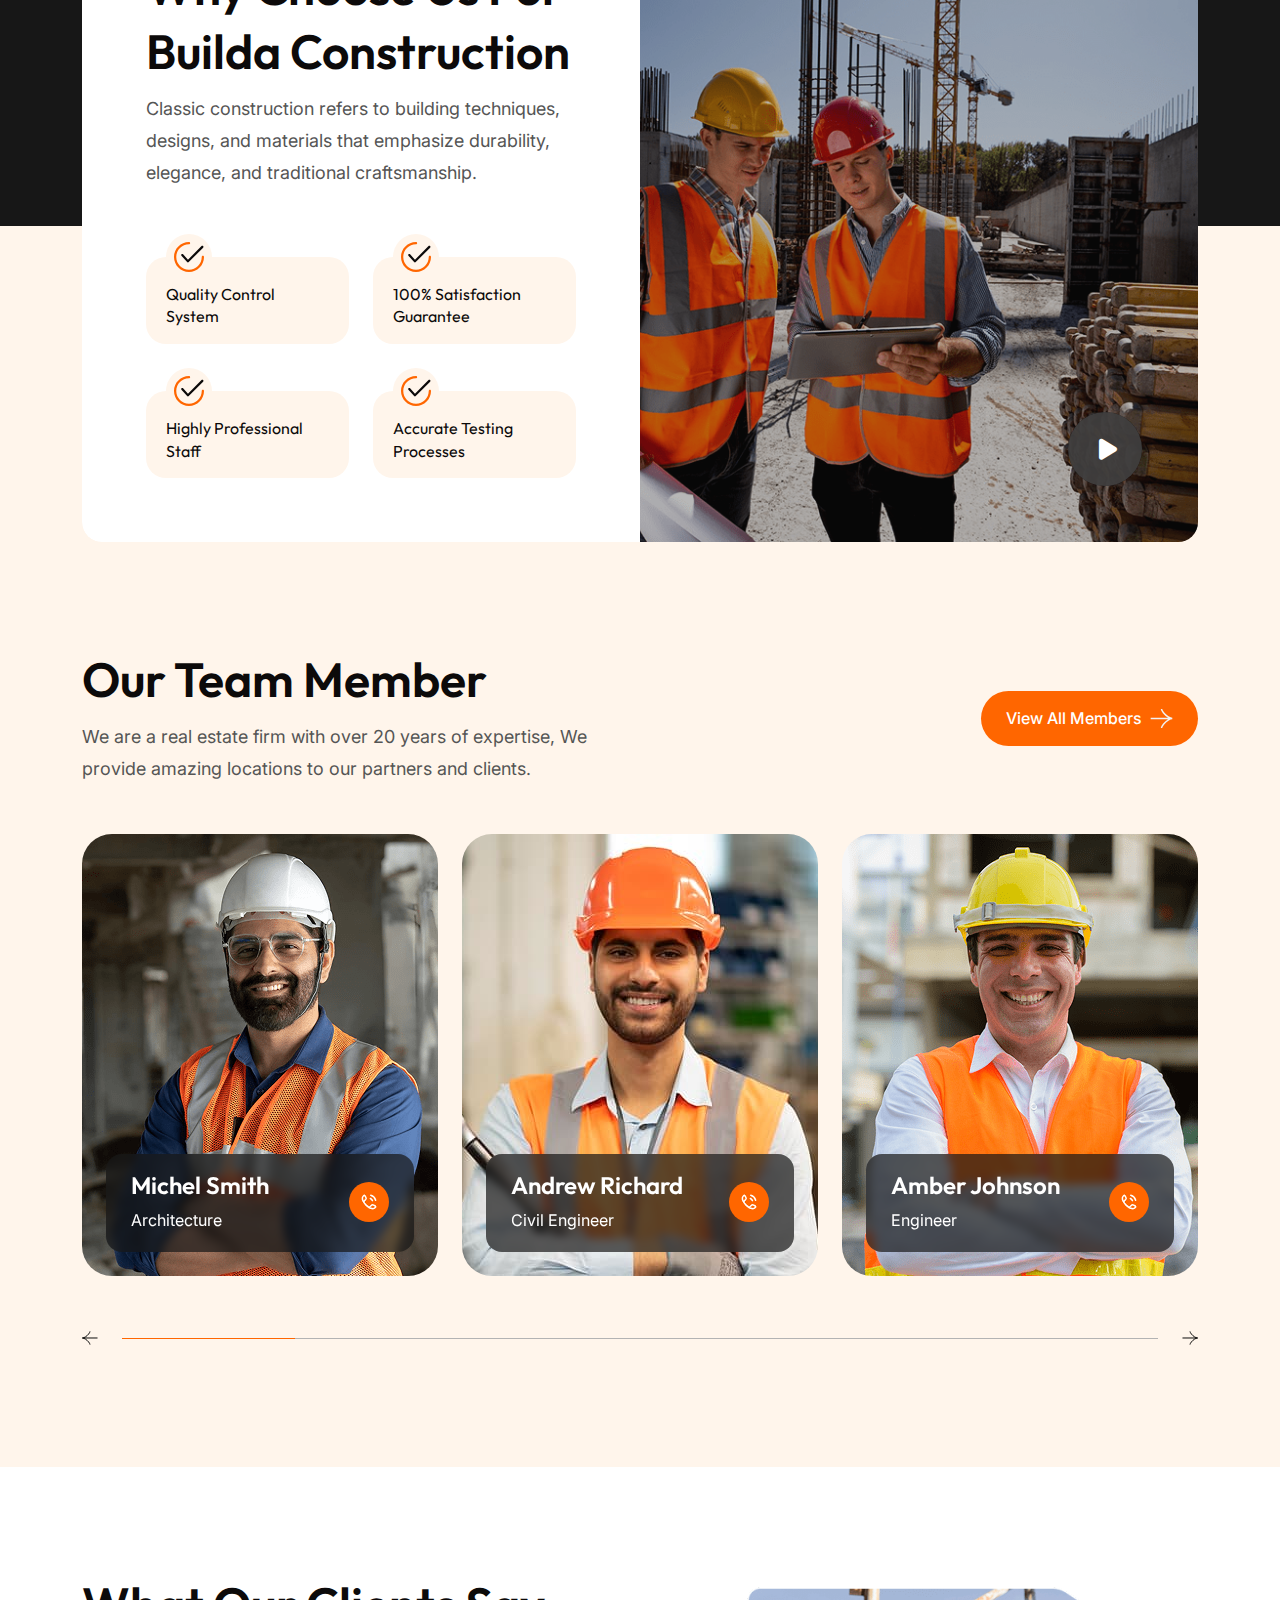
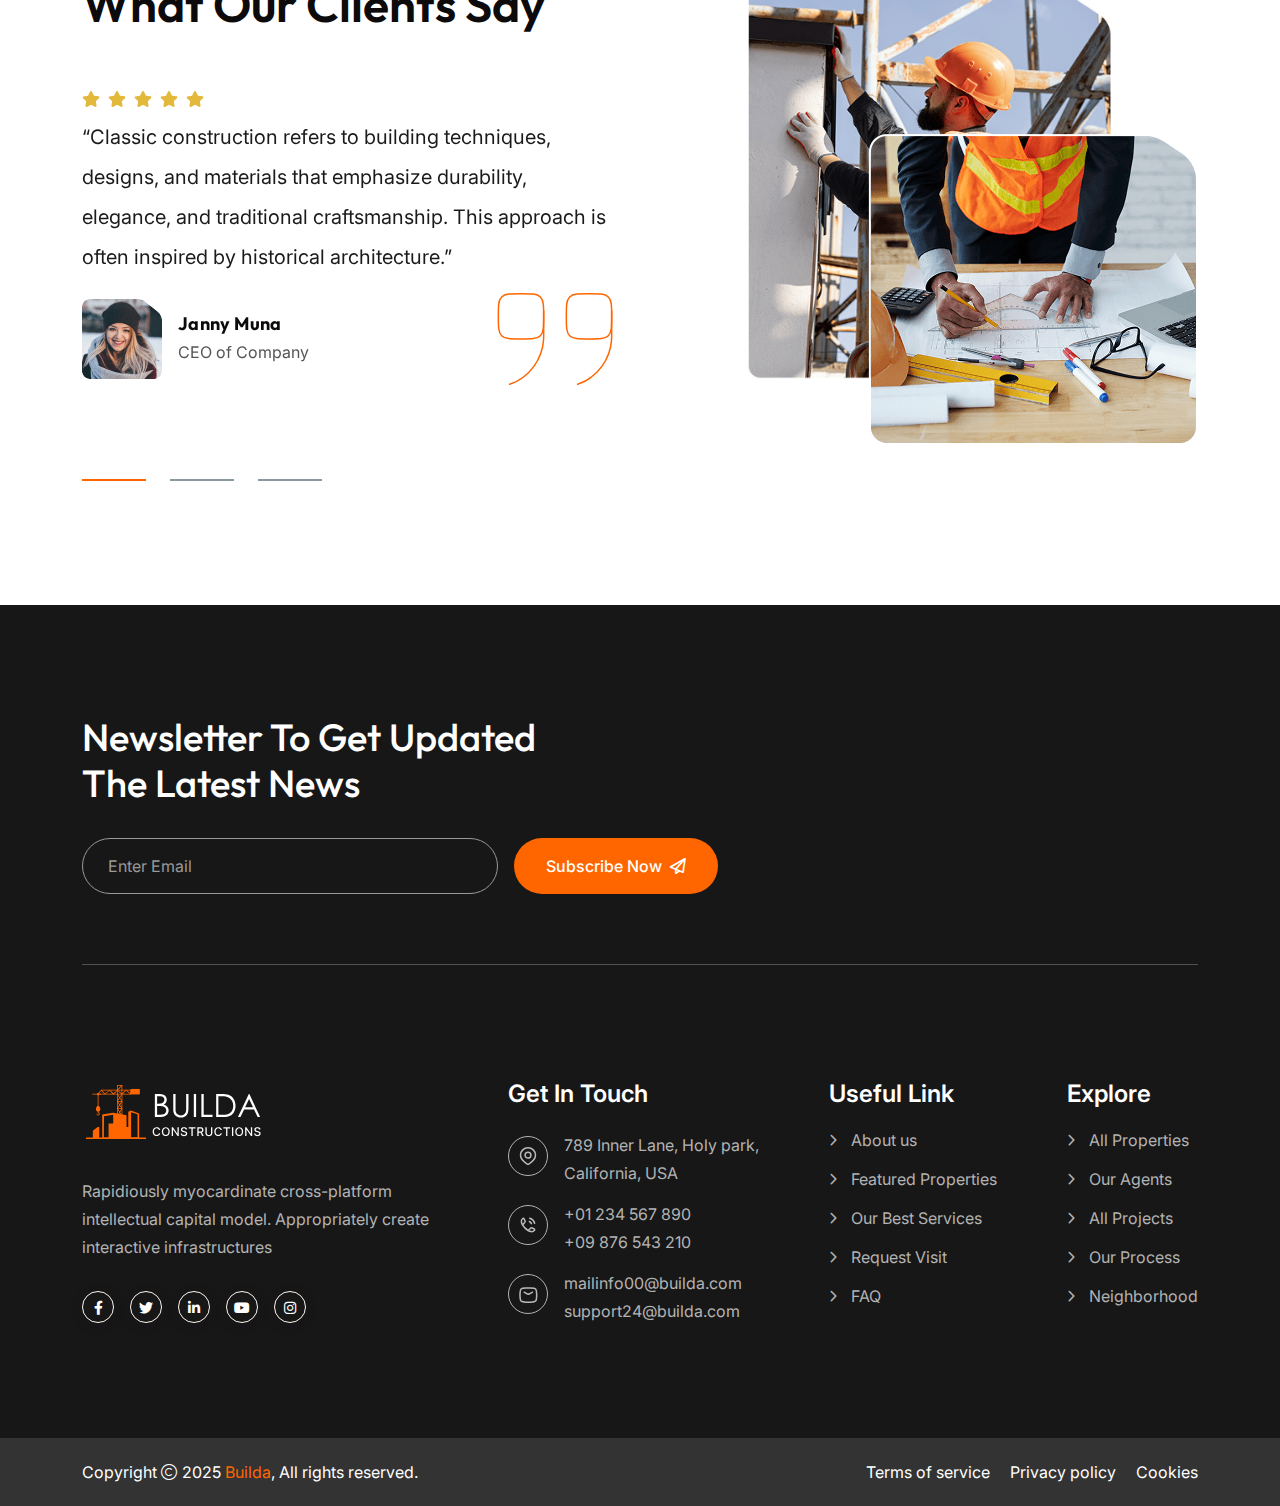
<file: about.html>
<!doctype html><html class="no-js" lang="zxx" dir="ltr">
<!-- Mirrored from html.themehour.net/builda/demo/about.html by HTTrack Website Copier/3.x [XR&CO'2014], Thu, 18 Sep 2025 06:47:44 GMT -->
<head><meta charset="utf-8"><meta http-equiv="x-ua-compatible" content="ie=edge"><title>Builda - Construction Services & Architecture HTML Template - About</title><meta name="author" content="Builda"><meta name="description" content="Builda - Construction Services & Architecture HTML Template"><meta name="keywords" content="Builda - Construction Services & Architecture HTML Template"><meta name="robots" content="INDEX,FOLLOW"><meta name="viewport" content="width=device-width,initial-scale=1,shrink-to-fit=no"><link rel="apple-touch-icon" sizes="57x57" href="assets/img/favicons/apple-icon-57x57.png"><link rel="apple-touch-icon" sizes="60x60" href="assets/img/favicons/apple-icon-60x60.png"><link rel="apple-touch-icon" sizes="72x72" href="assets/img/favicons/apple-icon-72x72.png"><link rel="apple-touch-icon" sizes="76x76" href="assets/img/favicons/apple-icon-76x76.png"><link rel="apple-touch-icon" sizes="114x114" href="assets/img/favicons/apple-icon-114x114.png"><link rel="apple-touch-icon" sizes="120x120" href="assets/img/favicons/apple-icon-120x120.png"><link rel="apple-touch-icon" sizes="144x144" href="assets/img/favicons/apple-icon-144x144.png"><link rel="apple-touch-icon" sizes="152x152" href="assets/img/favicons/apple-icon-152x152.png"><link rel="apple-touch-icon" sizes="180x180" href="assets/img/favicons/apple-icon-180x180.png"><link rel="icon" type="image/png" sizes="192x192" href="assets/img/favicons/android-icon-192x192.png"><link rel="icon" type="image/png" sizes="32x32" href="assets/img/favicons/favicon-32x32.png"><link rel="icon" type="image/png" sizes="96x96" href="assets/img/favicons/favicon-96x96.png"><link rel="icon" type="image/png" sizes="16x16" href="assets/img/favicons/favicon-16x16.png"><link rel="manifest" href="assets/img/favicons/manifest.json"><meta name="msapplication-TileColor" content="#ffffff"><meta name="msapplication-TileImage" content="assets/img/favicons/ms-icon-144x144.png"><meta name="theme-color" content="#ffffff"><link rel="preconnect" href="https://fonts.googleapis.com/"><link rel="preconnect" href="https://fonts.gstatic.com/" crossorigin><link href="https://fonts.googleapis.com/css2?family=Inter:wght@100..900&amp;family=Outfit:wght@100..900&amp;display=swap" rel="stylesheet"><link rel="stylesheet" href="assets/css/bootstrap.min.css"><link rel="stylesheet" href="assets/css/fontawesome.min.css"><link rel="stylesheet" href="assets/css/app.min.css"><link rel="stylesheet" href="assets/css/style.css"></head><body class=""><div class="cursor-follower"></div><div class="slider-drag-cursor"><i class="fas fa-angle-left me-2"></i> DRAG <i class="fas fa-angle-right ms-2"></i></div><div class="preloader"><button class="th-btn preloaderCls">Cancel Preloader</button><div class="preloader-inner"><div class="mb-4"><img src="assets/img/logo-icon.svg" alt="img"></div><span class="loader">BUILDA <span class="loading-text">BUILDA</span></span></div></div><div class="th-menu-wrapper onepage-nav"><div class="th-menu-area text-center"><button class="th-menu-toggle"><i class="fal fa-times"></i></button><div class="mobile-logo"><a href="index.html"><img src="assets/img/logo-white.svg" alt="Builda"></a></div><div class="th-mobile-menu allow-natural-scroll"><ul><li class="menu-item-has-children"><a href="index.html">Home</a><ul class="sub-menu"><li class="menu-item-has-children"><a href="#">Multipage</a><ul class="sub-menu"><li><a href="index.html">Commercial Construction</a></li><li><a href="home-2.html">Modern Construction</a></li><li><a href="home-3.html">Industrial Solutions</a></li><li><a href="home-4.html">Civil Engineering</a></li><li><a href="home-5.html">Classic Construction</a></li><li><a href="home-6.html">Construction Company</a></li><li><a href="home-7.html">Residential Projects</a></li><li><a href="home-8.html">Renovation Services</a></li><li><a href="home-9.html">Modern Architecture</a></li><li><a href="home-10.html">Sustainable Architecture</a></li></ul></li><li class="menu-item-has-children"><a href="#">Onepage</a><ul class="sub-menu"><li><a href="home-1-op.html">Commercial Construction</a></li><li><a href="home-2-op.html">Modern Construction</a></li><li><a href="home-3-op.html">Industrial Solutions</a></li><li><a href="home-4-op.html">Civil Engineering</a></li><li><a href="home-5-op.html">Classic Construction</a></li><li><a href="home-6-op.html">Construction Company</a></li><li><a href="home-7-op.html">Residential Projects</a></li><li><a href="home-8-op.html">Renovation Services</a></li><li><a href="home-9-op.html">Modern Architecture</a></li><li><a href="home-10-op.html">Sustainable Architecture</a></li></ul></li></ul></li><li><a href="about.html">About Us</a></li><li class="menu-item-has-children"><a href="service.html">Service</a><ul class="sub-menu"><li><a href="service.html">Service</a></li><li><a href="service-details.html">Service Details</a></li></ul></li><li class="menu-item-has-children"><a href="project.html">Project</a><ul class="sub-menu"><li><a href="project.html">Project</a></li><li><a href="project-details.html">Project Details</a></li></ul></li><li class="menu-item-has-children"><a href="#">Pages</a><ul class="sub-menu"><li><a href="team.html">Team Page</a></li><li><a href="team-details.html">Team Details</a></li><li><a href="pricing.html">Pricing Page</a></li><li class="menu-item-has-children"><a href="shop.html">Shop Page</a><ul class="sub-menu"><li><a href="shop.html">Shop Page</a></li><li><a href="shop-details.html">Shop Details</a></li><li><a href="cart.html">Cart Page</a></li><li><a href="checkout.html">Checkout Page</a></li><li><a href="wishlist.html">Wistlist Page</a></li></ul></li><li><a href="appointment.html">Appointment</a></li><li><a href="faq.html">Faq</a></li><li><a href="testimonial.html">Testimonial</a></li><li><a href="error.html">Error Page</a></li></ul></li><li class="menu-item-has-children"><a href="blog.html">Blog</a><ul class="sub-menu"><li><a href="blog.html">Blog Page</a></li><li><a href="blog-details.html">Blog Details</a></li></ul></li><li><a href="contact.html">Contact Us</a></li></ul></div></div></div><div class="sidemenu-wrapper sidemenu-info d-none d-lg-block"><div class="sidemenu-content"><button class="closeButton sideMenuCls"><i class="far fa-times"></i></button><div class="widget"><div class="th-widget-about"><div class="about-logo"><a href="index.html"><img src="assets/img/logo.svg" alt="Builda"></a></div><p class="about-text">Rapidiously myocardinate cross-platform intellectual capital model. Appropriately create interactive infrastructures</p></div></div><div class="widget"><h3 class="widget_title">Get In Touch</h3><div class="th-widget-contact"><div class="info-box_text"><div class="icon"><img src="assets/img/icon/location-dot.svg" alt="img"></div><div class="details"><p>789 Inner Lane, Holy park,</p><p>California, USA</p></div></div><div class="info-box_text"><div class="icon"><img src="assets/img/icon/phone.svg" alt="img"></div><div class="details"><p><a href="tel:+0123456789" class="info-box_link">+01 234 567 890</a></p><p><a href="tel:+09876543210" class="info-box_link">+09 876 543 210</a></p></div></div><div class="info-box_text"><div class="icon"><img src="assets/img/icon/envelope.svg" alt="img"></div><div class="details"><p><a href="mailto:mailinfo00@builda.com" class="info-box_link">mailinfo00@builda.com</a></p><p><a href="mailto:support24@builda.com" class="info-box_link">support24@builda.com</a></p></div></div></div></div><div class="widget newsletter-widget"><h3 class="widget_title">Subscribe Now</h3><form class="newsletter-form"><div class="form-group"><input class="form-control" type="email" placeholder="Email Address" required=""> <button type="submit" class="th-btn"><i class="far fa-paper-plane text-theme"></i></button></div></form><div class="th-social style2"><a href="https://www.facebook.com/"><i class="fab fa-facebook-f"></i></a> <a href="https://www.twitter.com/"><i class="fab fa-twitter"></i></a> <a href="https://www.linkedin.com/"><i class="fab fa-linkedin-in"></i></a> <a href="https://www.behance.com/"><i class="fab fa-behance"></i></a> <a href="https://www.vimeo.com/"><i class="fab fa-vimeo-v"></i></a></div></div></div></div><header class="th-header header-default"><div class="sticky-wrapper"><div class="menu-area"><div class="container"><div class="row align-items-center justify-content-between"><div class="col-auto"><div class="header-logo"><a href="index.html"><img src="assets/img/logo-white.svg" alt="Builda"></a></div></div><div class="col-auto"><nav class="main-menu d-none d-lg-inline-block"><ul><li class="menu-item-has-children"><a href="index.html">Home</a><ul class="mega-menu mega-menu-content allow-natural-scroll"><li><div class="container"><div class="row gy-4"><div class="col-lg-3"><div class="mega-menu-box"><div class="mega-menu-img"><img src="assets/img/pages/home-5.jpg" alt="Home"><div class="btn-wrap"><a href="index.html" class="th-btn style-border">Multipage</a> <a href="home-1-op.html" class="th-btn style-border">Onepage</a></div></div><h3 class="mega-menu-title"><a href="index.html">Commercial Construction</a></h3></div></div><div class="col-lg-3"><div class="mega-menu-box"><div class="mega-menu-img"><img src="assets/img/pages/home-4.jpg" alt="Home"><div class="btn-wrap"><a href="home-2.html" class="th-btn style-border">Multipage</a> <a href="home-2-op.html" class="th-btn style-border">Onepage</a></div></div><h3 class="mega-menu-title"><a href="home-2.html">Modern Construction</a></h3></div></div><div class="col-lg-3"><div class="mega-menu-box"><div class="mega-menu-img"><img src="assets/img/pages/home-7.jpg" alt="Home"><div class="btn-wrap"><a href="home-3.html" class="th-btn style-border">Multipage</a> <a href="home-3-op.html" class="th-btn style-border">Onepage</a></div></div><h3 class="mega-menu-title"><a href="home-3.html">Industrial Solutions</a></h3></div></div><div class="col-lg-3"><div class="mega-menu-box"><div class="mega-menu-img"><img src="assets/img/pages/home-3.jpg" alt="Home"><div class="btn-wrap"><a href="home-4.html" class="th-btn style-border">Multipage</a> <a href="home-4-op.html" class="th-btn style-border">Onepage</a></div></div><h3 class="mega-menu-title"><a href="home-4.html">Civil Engineering</a></h3></div></div><div class="col-lg-3"><div class="mega-menu-box"><div class="mega-menu-img"><img src="assets/img/pages/index.jpg" alt="Home"><div class="btn-wrap"><a href="home-5.html" class="th-btn style-border">Multipage</a> <a href="home-5-op.html" class="th-btn style-border">Onepage</a></div></div><h3 class="mega-menu-title"><a href="home-5.html">Classic Construction</a></h3></div></div><div class="col-lg-3"><div class="mega-menu-box"><div class="mega-menu-img"><img src="assets/img/pages/home-2.jpg" alt="Home"><div class="btn-wrap"><a href="home-6.html" class="th-btn style-border">Multipage</a> <a href="home-6-op.html" class="th-btn style-border">Onepage</a></div></div><h3 class="mega-menu-title"><a href="home-6.html">Construction Company</a></h3></div></div><div class="col-lg-3"><div class="mega-menu-box"><div class="mega-menu-img"><img src="assets/img/pages/home-6.jpg" alt="Home"><div class="btn-wrap"><a href="home-7.html" class="th-btn style-border">Multipage</a> <a href="home-7-op.html" class="th-btn style-border">Onepage</a></div></div><h3 class="mega-menu-title"><a href="home-7.html">Residential Projects</a></h3></div></div><div class="col-lg-3"><div class="mega-menu-box"><div class="mega-menu-img"><img src="assets/img/pages/home-8.jpg" alt="Home"><div class="btn-wrap"><a href="home-8.html" class="th-btn style-border">Multipage</a> <a href="home-8-op.html" class="th-btn style-border">Onepage</a></div></div><h3 class="mega-menu-title"><a href="home-8.html">Renovation Services</a></h3></div></div><div class="col-lg-3"><div class="mega-menu-box"><div class="mega-menu-img"><img src="assets/img/pages/home-9.jpg" alt="Home"><div class="btn-wrap"><a href="home-9.html" class="th-btn style-border">Multipage</a> <a href="home-9-op.html" class="th-btn style-border">Onepage</a></div></div><h3 class="mega-menu-title"><a href="home-9.html">Modern Architecture</a></h3></div></div><div class="col-lg-3"><div class="mega-menu-box"><div class="mega-menu-img"><img src="assets/img/pages/home-10.jpg" alt="Home"><div class="btn-wrap"><a href="home-10.html" class="th-btn style-border">Multipage</a> <a href="home-10-op.html" class="th-btn style-border">Onepage</a></div></div><h3 class="mega-menu-title"><a href="home-10.html">Sustainable Architecture</a></h3></div></div></div></div></li></ul></li><li><a href="about.html">About Us</a></li><li class="menu-item-has-children"><a href="service.html">Services</a><ul class="sub-menu"><li><a href="service.html">Service</a></li><li><a href="service-details.html">Service Details</a></li></ul></li><li class="menu-item-has-children"><a href="project.html">Projects</a><ul class="sub-menu"><li><a href="project.html">Projects</a></li><li><a href="project-details.html">Project Details</a></li></ul></li><li class="menu-item-has-children"><a href="#">Pages</a><ul class="sub-menu"><li><a href="team.html">Team Page</a></li><li><a href="team-details.html">Team Details</a></li><li><a href="pricing.html">Pricing Page</a></li><li><a href="appointment.html">Appointment</a></li><li><a href="faq.html">Faq Page</a></li><li><a href="testimonial.html">Testimonial</a></li><li class="menu-item-has-children"><a href="shop.html">Shop Page</a><ul class="sub-menu"><li><a href="shop.html">Shop Page</a></li><li><a href="shop-details.html">Shop Details</a></li><li><a href="cart.html">Cart Page</a></li><li><a href="checkout.html">Checkout Page</a></li><li><a href="wishlist.html">Wistlist Page</a></li></ul></li><li><a href="error.html">Error Page</a></li></ul></li><li class="menu-item-has-children"><a href="blog.html">Blog</a><ul class="sub-menu"><li><a href="blog.html">Blog Page</a></li><li><a href="blog-details.html">Blog Details</a></li></ul></li><li><a href="contact.html">Contact Us</a></li></ul></nav><div class="header-button d-flex d-lg-none"><button type="button" class="th-menu-toggle sidebar-btn bg-transparent"><span class="line"></span> <span class="line"></span> <span class="line"></span></button></div></div><div class="col-auto d-none d-xxl-block"><div class="header-button"><a href="contact.html" class="th-btn style4 th-btn-icon">GET A QUOTE</a> <button type="button" class="simple-icon sideMenuInfo sidebar-btn"><span class="line"></span> <span class="line"></span> <span class="line"></span></button></div></div></div></div></div></div></header><div class="breadcumb-wrapper" data-bg-src="assets/img/bg/breadcumb-bg.jpg"><div class="breadcumb-overlay" data-bg-src="assets/img/bg/breadcumb-bg-overlay.png"></div><div class="container"><div class="row"><div class="col-12"><div class="breadcumb-content"><h1 class="breadcumb-title">About Us</h1><ul class="breadcumb-menu"><li><a href="index.html">Home</a></li><li>About Us</li></ul></div></div></div></div></div><div class="overflow-hidden space-top bg-smoke3" id="about-sec"><div class="container"><div class="row justify-content-between align-items-center"><div class="col-lg-6"><div class="title-area"><h2 class="sec-title">About Us</h2><p class="sec-text">We are a real estate firm with over 20 years of expertise, and our main goal is to provide amazing locations to our partners.</p></div></div><div class="col-auto"><div class="sec-btn"><a href="about.html" class="th-btn style4 btn-sm th-btn-icon">Learn More</a></div></div></div><div class="row gy-4"><div class="col-lg-6"><div class="img-box1"><div class="img1 img-shine" data-mask-src="assets/img/shape/about-1-mask.png"><img src="assets/img/normal/about_1_1.png" alt="About"></div></div></div><div class="col-lg-6"><div class="img-box1"><div class="img1 img-shine" data-mask-src="assets/img/shape/about-1-mask.png"><img src="assets/img/normal/about_1_2.png" alt="About"></div></div></div></div><div class="mt-60"><div class="row gy-40 flex-row-reverse"><div class="col-xl-3 text-xl-end"><div class="about-tag"><div class="about-experience-tag"><span class="circle-title-anime text-title">Builda Agent <i class="fas fa-star"></i> Builda Living Solutions</span></div><div class="about-tag-thumb"><img src="assets/img/normal/about_1_3.png" alt="img"></div></div></div><div class="col-xl-9"><div class="about-wrap1"><p class="about-text text-title">Classic construction refers to building techniques, designs, and materials that emphasize durability, elegance,</p></div></div></div></div></div></div><section class="service-area-1 overflow-hidden space-bottom bg-smoke3 pt-80"><div class="container"><div class="row gy-40"><div class="col-lg-4 col-md-6"><div class="service-card"><div class="service-card-icon"><div class="icon"><img src="assets/img/icon/service-icon1-4.png" alt="Icon"></div></div><div class="box-content"><h3 class="box-title"><a class="text-title" href="service-details.html">Traditional Design</a></h3><p class="box-text text-body">Uses architectural styles such as Colonial, Victorian, Neoclassical, or Romanesque. Incorporates decorative moldings, columns, arches,</p></div></div></div><div class="col-lg-4 col-md-6"><div class="service-card"><div class="service-card-icon"><div class="icon"><img src="assets/img/icon/service-icon1-5.png" alt="Icon"></div></div><div class="box-content"><h3 class="box-title"><a class="text-title" href="service-details.html">High-Quality Materials</a></h3><p class="box-text text-body">Stone, brick, marble, and wood are commonly used for durability and elegance. Classic finishes like granite countertops, hardwood flooring.</p></div></div></div><div class="col-lg-4 col-md-6"><div class="service-card"><div class="service-card-icon"><div class="icon"><img src="assets/img/icon/service-icon1-6.png" alt="Icon"></div></div><div class="box-content"><h3 class="box-title"><a class="text-title" href="service-details.html">Structural Durability</a></h3><p class="box-text text-body">Use traditional masonry, reinforced concrete, & timber framing for strength. Built to withstand the test of time, with strong foundations</p></div></div></div></div></div></section><div class="space"><div class="container"><div class="counter-card-wrap"><div class="counter-card style4"><div class="media-body"><h2 class="box-number"><span class="counter-number">19</span>k+</h2><p class="box-text">Successful Projects</p></div></div><div class="counter-card style4"><div class="media-body"><h2 class="box-number"><span class="counter-number">650</span>+</h2><p class="box-text">Professional Team</p></div></div><div class="counter-card style4"><div class="media-body"><h2 class="box-number"><span class="counter-number">18</span>k+</h2><p class="box-text">satisfied Clients</p></div></div><div class="counter-card style4"><div class="media-body"><h2 class="box-number"><span class="counter-number">200</span>+</h2><p class="box-text">Wining Awards</p></div></div></div></div></div><section class="space bg-black2 position-relative" id="process-area2"><div class="container"><div class="row justify-content-center"><div class="col-xl-7"><div class="title-area text-center"><h2 class="sec-title text-white">Working Process</h2><p class="sec-text text-white">We are a real estate firm with over 20 years of expertise, and our main goal is to provide amazing locations to our partners and clients.</p></div></div></div><div class="row gy-4 justify-content-center"><div class="col-xl-4 col-md-6"><div class="process-card2" data-bg-src="assets/img/bg/process-card2-bg.png"><div class="box-icon"><img src="assets/img/icon/process_card_2_1.svg" alt="icon"></div><div class="box-content"><h3 class="box-title">Consultation & Planning</h3><p class="box-text">Conduct an initial assessment to understand client needs and project scope. Provide a detailed consultation, including design ideas, materials, and budget estimates.</p><p class="box-number">Step - 01</p></div></div></div><div class="col-xl-4 col-md-6"><div class="process-card2" data-bg-src="assets/img/bg/process-card2-bg.png"><div class="box-icon"><img src="assets/img/icon/process_card_2_2.svg" alt="icon"></div><div class="box-content"><h3 class="box-title">Design & Development</h3><p class="box-text">Begin demolition and structural modifications as per the approved plan. Proceed with construction, installation, and finishing work (flooring, painting, fixtures, etc.).</p><p class="box-number">Step - 02</p></div></div></div><div class="col-xl-4 col-md-6"><div class="process-card2" data-bg-src="assets/img/bg/process-card2-bg.png"><div class="box-icon"><img src="assets/img/icon/process_card_2_3.svg" alt="icon"></div><div class="box-content"><h3 class="box-title">Final Inspection & Handover</h3><p class="box-text">Perform a comprehensive inspection to ensure the renovation meets quality standards. Make necessary adjustments or touch-ups based on client feedback.</p><p class="box-number">Step - 03</p></div></div></div></div></div></section><div class="bg-smoke3"><div class="container"><div class="video-area-1-1 space-bottom position-relative" data-sec-pos="top-half" data-pos-for="#process-area2"><div class="video-wrap1 style2 overflow-hidden"><div class="video-box1" data-overlay="black2" data-opacity="3"><img src="assets/img/normal/video_1_2.png" alt="img"> <a href="https://www.youtube.com/watch?v=_sI_Ps7JSEk" class="play-btn style3 popup-video"><i class="fa-sharp fa-solid fa-play"></i></a></div><div class="video-wrap-details bg-white"><div class="title-area mb-45"><h2 class="sec-title">Why Choose Us For Builda Construction</h2><p class="sec-text">Classic construction refers to building techniques, designs, and materials that emphasize durability, elegance, and traditional craftsmanship.</p></div><div class="row gy-4"><div class="col-sm-6"><div class="why-info-card style2"><div class="box-icon"><img src="assets/img/icon/checkmark2.svg" alt="img"></div><h4 class="box-title">Quality Control System</h4></div></div><div class="col-sm-6"><div class="why-info-card style2"><div class="box-icon"><img src="assets/img/icon/checkmark2.svg" alt="img"></div><h4 class="box-title">100% Satisfaction Guarantee</h4></div></div><div class="col-sm-6"><div class="why-info-card style2"><div class="box-icon"><img src="assets/img/icon/checkmark2.svg" alt="img"></div><h4 class="box-title">Highly Professional Staff</h4></div></div><div class="col-sm-6"><div class="why-info-card style2"><div class="box-icon"><img src="assets/img/icon/checkmark2.svg" alt="img"></div><h4 class="box-title">Accurate Testing Processes</h4></div></div></div></div></div></div></div></div><section class="team-area-9 overflow-hidden bg-smoke3 space-bottom" id="team-sec"><div class="sec-bg-shape9-1 spin shape-mockup d-xxl-block d-none" data-top="4%" data-right="-2%"><img src="assets/img/shape/section_shape_2_1.jpg" alt="img"></div><div class="sec-bg-shape9-2 jump shape-mockup d-xxl-block d-none" data-bottom="7%" data-left="2%"><img src="assets/img/shape/section_shape_2_3.jpg" alt="img"></div><div class="container z-index-common"><div class="row justify-content-between align-items-center"><div class="col-xl-6 col-lg-7"><div class="title-area"><h2 class="sec-title">Our Team Member</h2><p class="sec-text">We are a real estate firm with over 20 years of expertise, We provide amazing locations to our partners and clients.</p></div></div><div class="col-auto"><div class="sec-btn"><a href="team.html" class="th-btn style4 btn-sm th-btn-icon">View All Members</a></div></div></div><div class="swiper th-slider team-slider9" id="teamSlider9" data-slider-options='{"paginationType":"progressbar","breakpoints":{"0":{"slidesPerView":1},"576":{"slidesPerView":"1"},"768":{"slidesPerView":"2"},"992":{"slidesPerView":"2"},"1200":{"slidesPerView":"3"}}}'><div class="swiper-wrapper"><div class="swiper-slide"><div class="th-team team-card style6"><div class="img-wrap"><div class="team-img"><img src="assets/img/team/team_8_1.png" alt="Team"></div></div><div class="team-card-content"><div class="media"><div class="media-left"><h3 class="box-title"><a href="team-details.html">Michel Smith</a></h3><span class="team-desig">Architecture</span></div><div class="media-body"><a class="icon-btn" href="tel:09876543210"><img src="assets/img/icon/phone.svg" alt="img"></a></div></div><div class="th-social"><a target="_blank" href="https://facebook.com/"><i class="fab fa-facebook-f"></i></a> <a target="_blank" href="https://twitter.com/"><i class="fab fa-twitter"></i></a> <a target="_blank" href="https://linkedin.com/"><i class="fab fa-linkedin-in"></i></a> <a target="_blank" href="https://youtube.com/"><i class="fab fa-youtube"></i></a> <a target="_blank" href="https://instagram.com/"><i class="fab fa-instagram"></i></a></div></div></div></div><div class="swiper-slide"><div class="th-team team-card style6"><div class="img-wrap"><div class="team-img"><img src="assets/img/team/team_8_2.png" alt="Team"></div></div><div class="team-card-content"><div class="media"><div class="media-left"><h3 class="box-title"><a href="team-details.html">Andrew Richard</a></h3><span class="team-desig">Civil Engineer</span></div><div class="media-body"><a class="icon-btn" href="tel:09876543210"><img src="assets/img/icon/phone.svg" alt="img"></a></div></div><div class="th-social"><a target="_blank" href="https://facebook.com/"><i class="fab fa-facebook-f"></i></a> <a target="_blank" href="https://twitter.com/"><i class="fab fa-twitter"></i></a> <a target="_blank" href="https://linkedin.com/"><i class="fab fa-linkedin-in"></i></a> <a target="_blank" href="https://youtube.com/"><i class="fab fa-youtube"></i></a> <a target="_blank" href="https://instagram.com/"><i class="fab fa-instagram"></i></a></div></div></div></div><div class="swiper-slide"><div class="th-team team-card style6"><div class="img-wrap"><div class="team-img"><img src="assets/img/team/team_8_3.png" alt="Team"></div></div><div class="team-card-content"><div class="media"><div class="media-left"><h3 class="box-title"><a href="team-details.html">Amber Johnson</a></h3><span class="team-desig">Engineer</span></div><div class="media-body"><a class="icon-btn" href="tel:09876543210"><img src="assets/img/icon/phone.svg" alt="img"></a></div></div><div class="th-social"><a target="_blank" href="https://facebook.com/"><i class="fab fa-facebook-f"></i></a> <a target="_blank" href="https://twitter.com/"><i class="fab fa-twitter"></i></a> <a target="_blank" href="https://linkedin.com/"><i class="fab fa-linkedin-in"></i></a> <a target="_blank" href="https://youtube.com/"><i class="fab fa-youtube"></i></a> <a target="_blank" href="https://instagram.com/"><i class="fab fa-instagram"></i></a></div></div></div></div><div class="swiper-slide"><div class="th-team team-card style6"><div class="img-wrap"><div class="team-img"><img src="assets/img/team/team_8_1.png" alt="Team"></div></div><div class="team-card-content"><div class="media"><div class="media-left"><h3 class="box-title"><a href="team-details.html">Michel Smith</a></h3><span class="team-desig">Architecture</span></div><div class="media-body"><a class="icon-btn" href="tel:09876543210"><img src="assets/img/icon/phone.svg" alt="img"></a></div></div><div class="th-social"><a target="_blank" href="https://facebook.com/"><i class="fab fa-facebook-f"></i></a> <a target="_blank" href="https://twitter.com/"><i class="fab fa-twitter"></i></a> <a target="_blank" href="https://linkedin.com/"><i class="fab fa-linkedin-in"></i></a> <a target="_blank" href="https://youtube.com/"><i class="fab fa-youtube"></i></a> <a target="_blank" href="https://instagram.com/"><i class="fab fa-instagram"></i></a></div></div></div></div><div class="swiper-slide"><div class="th-team team-card style6"><div class="img-wrap"><div class="team-img"><img src="assets/img/team/team_8_2.png" alt="Team"></div></div><div class="team-card-content"><div class="media"><div class="media-left"><h3 class="box-title"><a href="team-details.html">Andrew Richard</a></h3><span class="team-desig">Civil Engineer</span></div><div class="media-body"><a class="icon-btn" href="tel:09876543210"><img src="assets/img/icon/phone.svg" alt="img"></a></div></div><div class="th-social"><a target="_blank" href="https://facebook.com/"><i class="fab fa-facebook-f"></i></a> <a target="_blank" href="https://twitter.com/"><i class="fab fa-twitter"></i></a> <a target="_blank" href="https://linkedin.com/"><i class="fab fa-linkedin-in"></i></a> <a target="_blank" href="https://youtube.com/"><i class="fab fa-youtube"></i></a> <a target="_blank" href="https://instagram.com/"><i class="fab fa-instagram"></i></a></div></div></div></div><div class="swiper-slide"><div class="th-team team-card style6"><div class="img-wrap"><div class="team-img"><img src="assets/img/team/team_8_3.png" alt="Team"></div></div><div class="team-card-content"><div class="media"><div class="media-left"><h3 class="box-title"><a href="team-details.html">Amber Johnson</a></h3><span class="team-desig">Engineer</span></div><div class="media-body"><a class="icon-btn" href="tel:09876543210"><img src="assets/img/icon/phone.svg" alt="img"></a></div></div><div class="th-social"><a target="_blank" href="https://facebook.com/"><i class="fab fa-facebook-f"></i></a> <a target="_blank" href="https://twitter.com/"><i class="fab fa-twitter"></i></a> <a target="_blank" href="https://linkedin.com/"><i class="fab fa-linkedin-in"></i></a> <a target="_blank" href="https://youtube.com/"><i class="fab fa-youtube"></i></a> <a target="_blank" href="https://instagram.com/"><i class="fab fa-instagram"></i></a></div></div></div></div></div><div class="slider-pagination"></div><button data-slider-prev="#teamSlider9" class="slider-arrow slider-prev"><img src="assets/img/icon/arrow-left.svg" alt="icon"></button> <button data-slider-next="#teamSlider9" class="slider-arrow slider-next"><img src="assets/img/icon/arrow-right.svg" alt="icon"></button></div></div></section><section class="testi-sec-1 overflow-hidden space overflow-hidden"><div class="container"><div class="row gy-80 flex-row-reverse"><div class="col-xl-5"><div class="testi-thumb-wrap"><div class="img1"><img src="assets/img/testimonial/testi_thumb_1_1.png" alt="img"></div><div class="img2 jump"><img src="assets/img/testimonial/testi_thumb_1_2.png" alt="img"></div></div></div><div class="col-xl-7"><div class="title-area"><h2 class="sec-title">What Our Clients Say</h2></div><div class="swiper th-slider testi-slider1" id="testiSlider1" data-slider-options='{"breakpoints":{"0":{"slidesPerView":1},"576":{"slidesPerView":"1"},"768":{"slidesPerView":"1"},"992":{"slidesPerView":"1"},"1200":{"slidesPerView":"1"}}}'><div class="swiper-wrapper"><div class="swiper-slide"><div class="testi-card"><div class="testi-grid_review"><i class="fa-sharp fa-solid fa-star"></i><i class="fa-sharp fa-solid fa-star"></i><i class="fa-sharp fa-solid fa-star"></i><i class="fa-sharp fa-solid fa-star"></i><i class="fa-sharp fa-solid fa-star"></i></div><p class="testi-card_text">“Classic construction refers to building techniques, designs, and materials that emphasize durability, elegance, and traditional craftsmanship. This approach is often inspired by historical architecture.”</p><div class="testi-grid-wrap"><div class="testi-card_profile"><div class="avatar" data-mask-src="assets/img/shape/testi_1_1-mask.png"><img src="assets/img/testimonial/testi_1_1.png" alt="avatar"></div><div class="testi-card_profile-details"><h3 class="testi-card_name">Janny Muna</h3><span class="testi-card_desig">CEO of Company</span></div></div><div class="quote-icon"><img src="assets/img/icon/qoute.svg" alt="icon"></div></div></div></div><div class="swiper-slide"><div class="testi-card"><div class="testi-grid_review"><i class="fa-sharp fa-solid fa-star"></i><i class="fa-sharp fa-solid fa-star"></i><i class="fa-sharp fa-solid fa-star"></i><i class="fa-sharp fa-solid fa-star"></i><i class="fa-sharp fa-solid fa-star"></i></div><p class="testi-card_text">“Classic construction refers to building techniques, designs, and materials that emphasize durability, elegance, and traditional craftsmanship. This approach is often inspired by historical architecture.”</p><div class="testi-grid-wrap"><div class="testi-card_profile"><div class="avatar" data-mask-src="assets/img/shape/testi_1_1-mask.png"><img src="assets/img/testimonial/testi_1_2.png" alt="avatar"></div><div class="testi-card_profile-details"><h3 class="testi-card_name">Alexan Micelito</h3><span class="testi-card_desig">Senior Manager</span></div></div><div class="quote-icon"><img src="assets/img/icon/qoute.svg" alt="icon"></div></div></div></div><div class="swiper-slide"><div class="testi-card"><div class="testi-grid_review"><i class="fa-sharp fa-solid fa-star"></i><i class="fa-sharp fa-solid fa-star"></i><i class="fa-sharp fa-solid fa-star"></i><i class="fa-sharp fa-solid fa-star"></i><i class="fa-sharp fa-solid fa-star"></i></div><p class="testi-card_text">“Classic construction refers to building techniques, designs, and materials that emphasize durability, elegance, and traditional craftsmanship. This approach is often inspired by historical architecture.”</p><div class="testi-grid-wrap"><div class="testi-card_profile"><div class="avatar" data-mask-src="assets/img/shape/testi_1_1-mask.png"><img src="assets/img/testimonial/testi_1_3.png" alt="avatar"></div><div class="testi-card_profile-details"><h3 class="testi-card_name">Brooklyn Simmons</h3><span class="testi-card_desig">Junior Manager</span></div></div><div class="quote-icon"><img src="assets/img/icon/qoute.svg" alt="icon"></div></div></div></div></div><div class="slider-pagination style2"></div></div></div></div></div></section><footer class="footer-wrapper footer-default bg-black2"><div class="container"><div class="footer-wrap space-top"><div class="newsletter-wrap"><h5 class="newsletter-title text-white">Newsletter To Get Updated The Latest News</h5><form action="#" class="newsletter-form"><div class="form-group"><input type="text" class="form-control" placeholder="Enter Email"></div><button class="th-btn">Subscribe Now <i class="far fa-paper-plane"></i></button></form></div><div class="widget-area"><div class="row justify-content-between"><div class="col-md-6 col-xl-4"><div class="widget footer-widget"><div class="th-widget-about"><div class="about-logo"><a href="index.html"><img src="assets/img/logo-white.svg" alt="Builda"></a></div><p class="about-text">Rapidiously myocardinate cross-platform intellectual capital model. Appropriately create interactive infrastructures</p><div class="th-social style5"><a href="https://www.facebook.com/"><i class="fab fa-facebook-f"></i></a> <a href="https://www.twitter.com/"><i class="fab fa-twitter"></i></a> <a href="https://www.linkedin.com/"><i class="fab fa-linkedin-in"></i></a> <a href="https://www.youtube.com/"><i class="fab fa-youtube"></i></a> <a href="https://www.instagram.com/"><i class="fab fa-instagram"></i></a></div></div></div></div><div class="col-md-6 col-xl-auto"><div class="widget footer-widget"><h3 class="widget_title">Get In Touch</h3><div class="th-widget-contact"><div class="info-box_text"><div class="icon"><img src="assets/img/icon/location-dot.svg" alt="img"></div><div class="details"><p>789 Inner Lane, Holy park,</p><p>California, USA</p></div></div><div class="info-box_text"><div class="icon"><img src="assets/img/icon/phone.svg" alt="img"></div><div class="details"><p><a href="tel:+0123456789" class="info-box_link">+01 234 567 890</a></p><p><a href="tel:+09876543210" class="info-box_link">+09 876 543 210</a></p></div></div><div class="info-box_text"><div class="icon"><img src="assets/img/icon/envelope.svg" alt="img"></div><div class="details"><p><a href="mailto:mailinfo00@builda.com" class="info-box_link">mailinfo00@builda.com</a></p><p><a href="mailto:support24@builda.com" class="info-box_link">support24@builda.com</a></p></div></div></div></div></div><div class="col-md-6 col-xl-auto"><div class="widget widget_nav_menu footer-widget"><h3 class="widget_title">Useful Link</h3><div class="menu-all-pages-container"><ul class="menu"><li><a href="about.html">About us</a></li><li><a href="service.html">Featured Properties</a></li><li><a href="service.html">Our Best Services</a></li><li><a href="contact.html">Request Visit</a></li><li><a href="contact.html">FAQ</a></li></ul></div></div></div><div class="col-md-6 col-xl-auto"><div class="widget widget_nav_menu footer-widget"><h3 class="widget_title">Explore</h3><div class="menu-all-pages-container"><ul class="menu"><li><a href="service.html">All Properties</a></li><li><a href="team.html">Our Agents</a></li><li><a href="service.html">All Projects</a></li><li><a href="about.html">Our Process</a></li><li><a href="contact.html">Neighborhood</a></li></ul></div></div></div></div></div></div></div><div class="copyright-wrap bg-gray"><div class="container"><div class="row gy-2 align-items-center"><div class="col-lg-6"><p class="copyright-text text-white">Copyright <i class="fal fa-copyright"></i> 2025 <a href="index.html">Builda</a>, All rights reserved.</p></div><div class="col-lg-6 text-center text-lg-end"><div class="footer-links"><ul><li><a href="contact.html">Terms of service</a></li><li><a href="contact.html">Privacy policy</a></li><li><a href="contact.html">Cookies</a></li></ul></div></div></div></div></div></footer><div class="scroll-top"><svg class="progress-circle svg-content" width="100%" height="100%" viewBox="-1 -1 102 102"><path d="M50,1 a49,49 0 0,1 0,98 a49,49 0 0,1 0,-98" style="transition: stroke-dashoffset 10ms linear 0s; stroke-dasharray: 307.919, 307.919; stroke-dashoffset: 307.919;"></path></svg></div><script src="assets/js/vendor/jquery-3.7.1.min.js"></script><script src="assets/js/app.min.js"></script><script src="assets/js/main.js"></script></body>
<!-- Mirrored from html.themehour.net/builda/demo/about.html by HTTrack Website Copier/3.x [XR&CO'2014], Thu, 18 Sep 2025 06:47:45 GMT -->
</html>
</file>
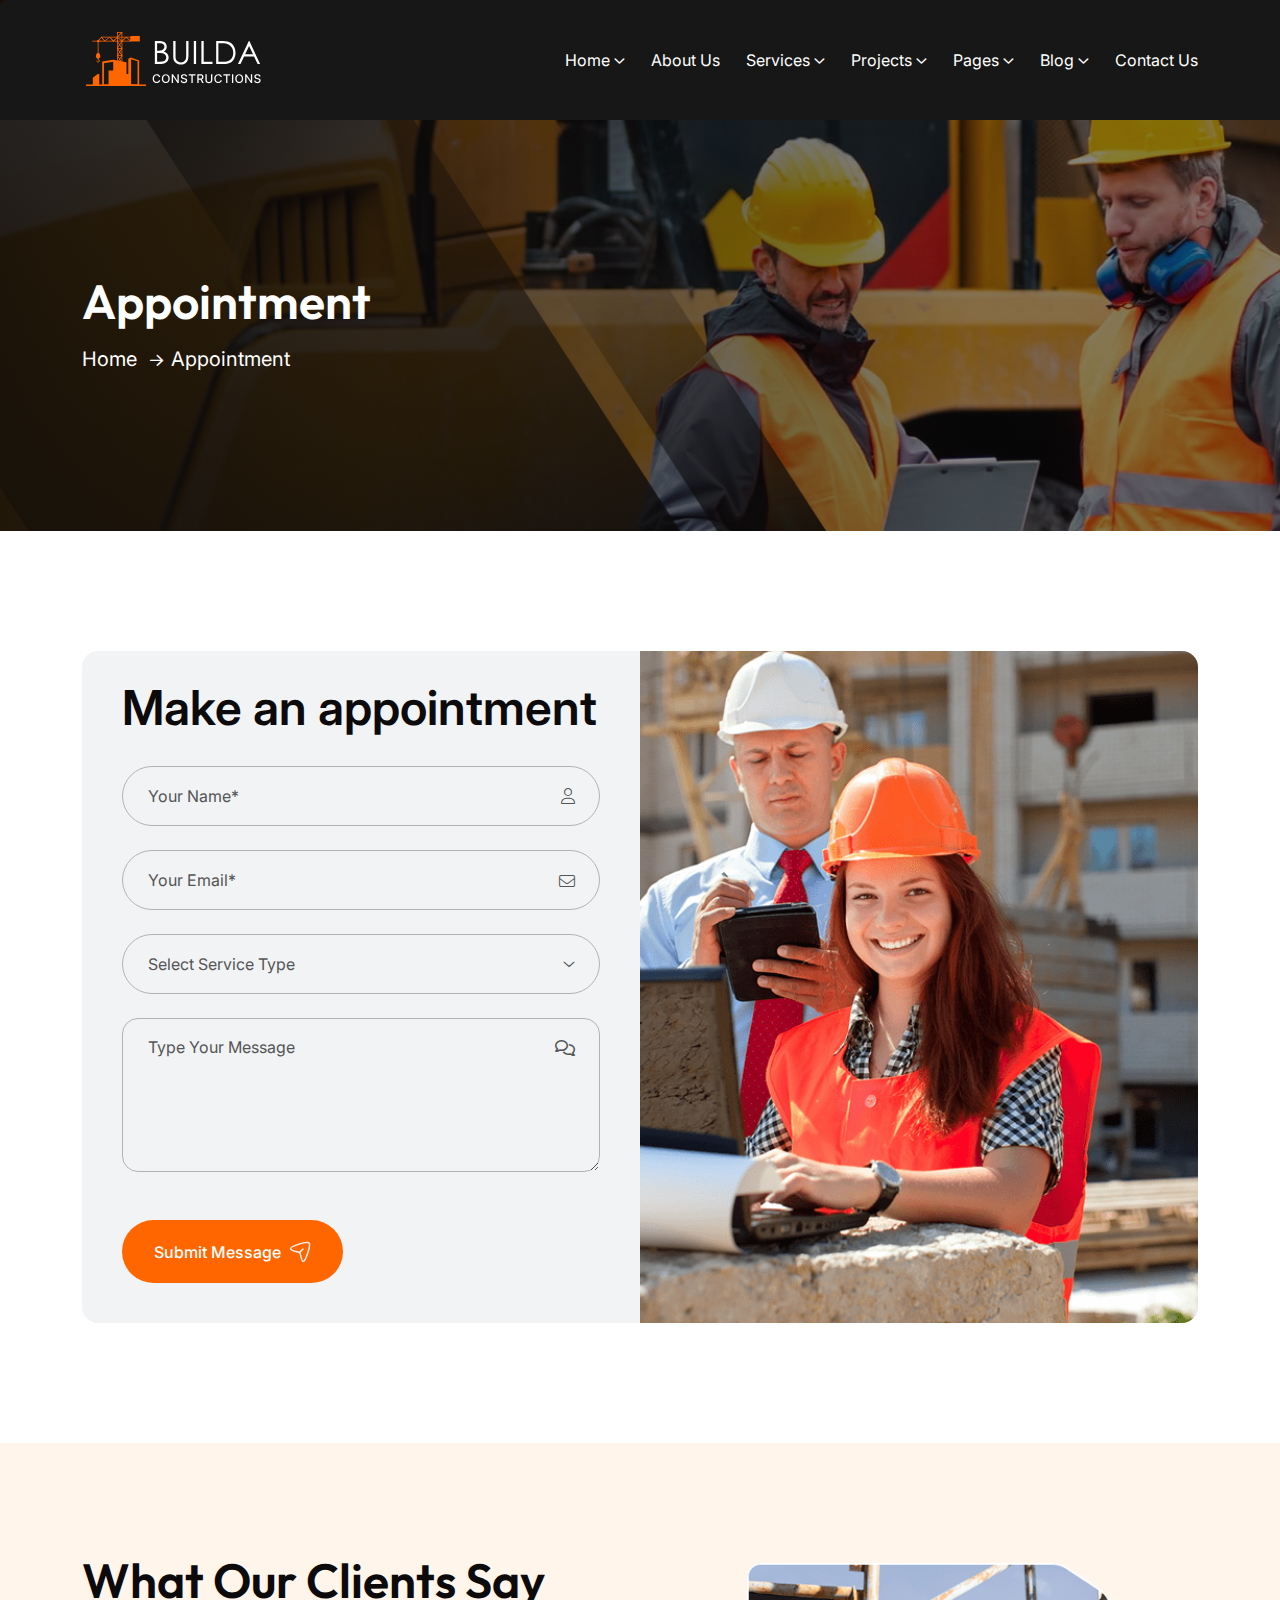
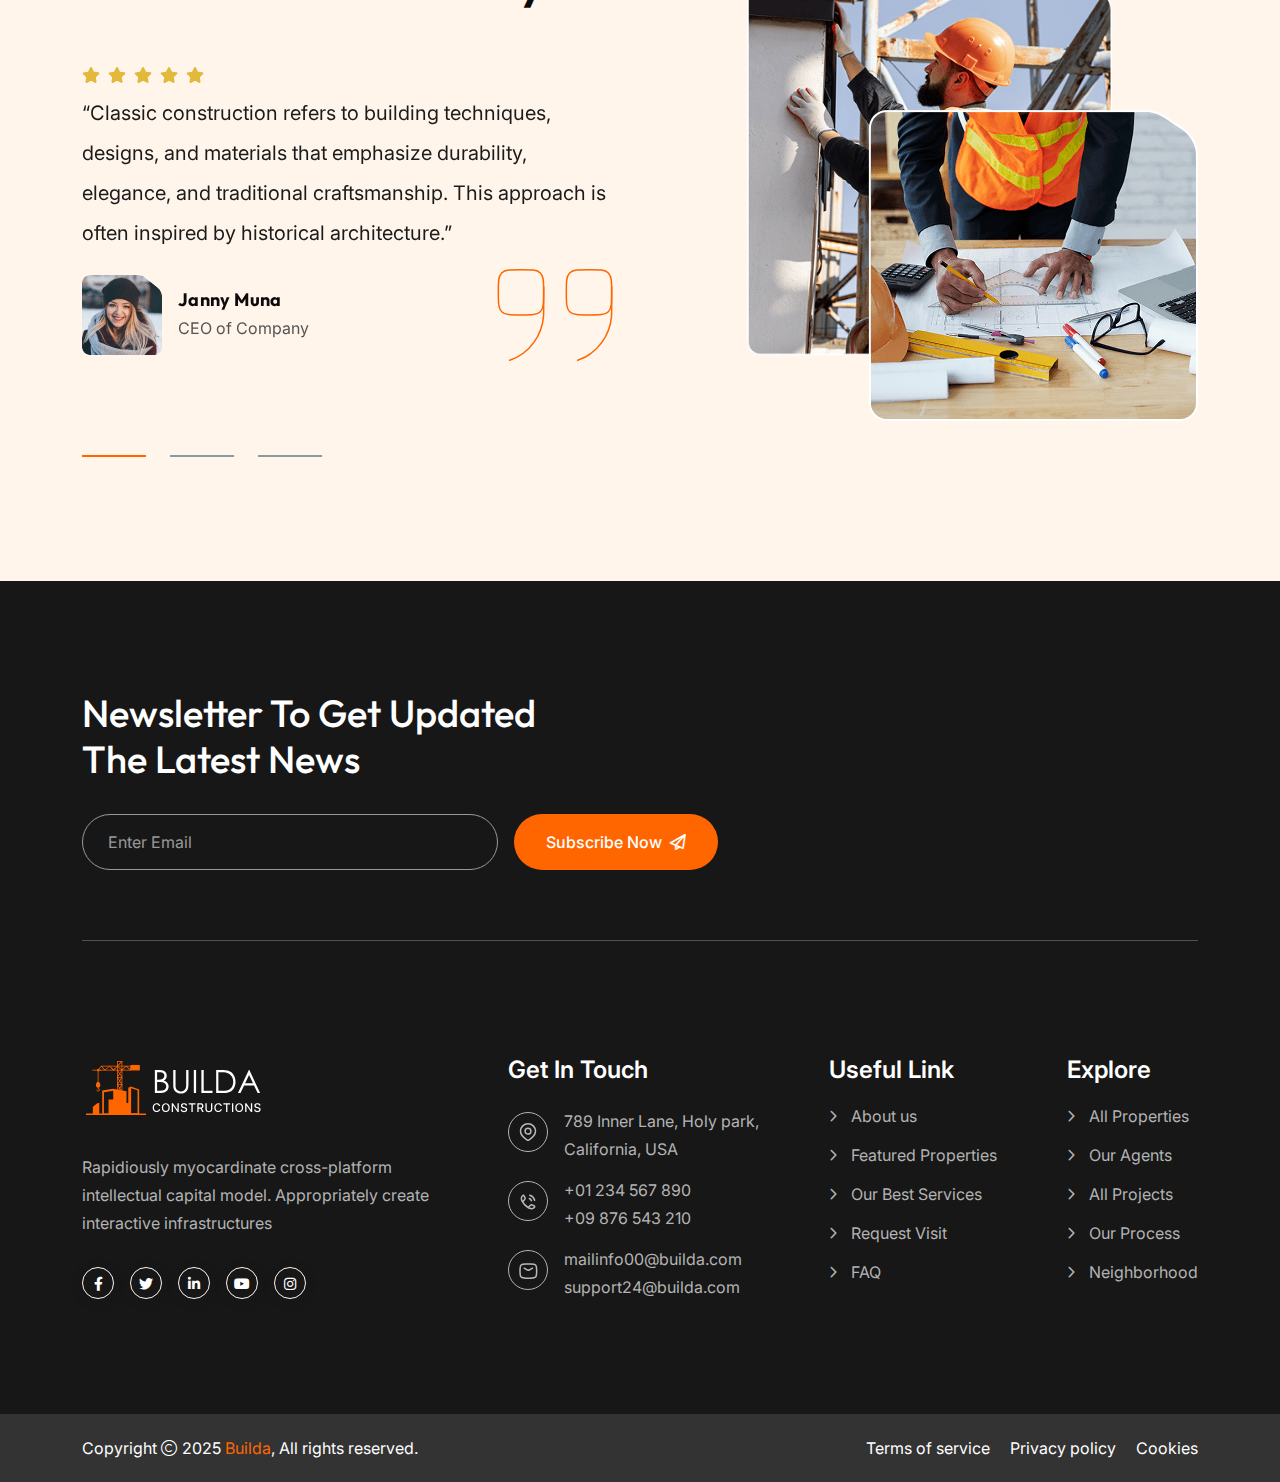
<file: appointment.html>
<!doctype html><html class="no-js" lang="zxx" dir="ltr">
<!-- Mirrored from html.themehour.net/builda/demo/appointment.html by HTTrack Website Copier/3.x [XR&CO'2014], Thu, 18 Sep 2025 06:47:52 GMT -->
<head><meta charset="utf-8"><meta http-equiv="x-ua-compatible" content="ie=edge"><title>Builda - Construction Services & Architecture HTML Template - Appointment</title><meta name="author" content="Builda"><meta name="description" content="Builda - Construction Services & Architecture HTML Template"><meta name="keywords" content="Builda - Construction Services & Architecture HTML Template"><meta name="robots" content="INDEX,FOLLOW"><meta name="viewport" content="width=device-width,initial-scale=1,shrink-to-fit=no"><link rel="apple-touch-icon" sizes="57x57" href="assets/img/favicons/apple-icon-57x57.png"><link rel="apple-touch-icon" sizes="60x60" href="assets/img/favicons/apple-icon-60x60.png"><link rel="apple-touch-icon" sizes="72x72" href="assets/img/favicons/apple-icon-72x72.png"><link rel="apple-touch-icon" sizes="76x76" href="assets/img/favicons/apple-icon-76x76.png"><link rel="apple-touch-icon" sizes="114x114" href="assets/img/favicons/apple-icon-114x114.png"><link rel="apple-touch-icon" sizes="120x120" href="assets/img/favicons/apple-icon-120x120.png"><link rel="apple-touch-icon" sizes="144x144" href="assets/img/favicons/apple-icon-144x144.png"><link rel="apple-touch-icon" sizes="152x152" href="assets/img/favicons/apple-icon-152x152.png"><link rel="apple-touch-icon" sizes="180x180" href="assets/img/favicons/apple-icon-180x180.png"><link rel="icon" type="image/png" sizes="192x192" href="assets/img/favicons/android-icon-192x192.png"><link rel="icon" type="image/png" sizes="32x32" href="assets/img/favicons/favicon-32x32.png"><link rel="icon" type="image/png" sizes="96x96" href="assets/img/favicons/favicon-96x96.png"><link rel="icon" type="image/png" sizes="16x16" href="assets/img/favicons/favicon-16x16.png"><link rel="manifest" href="assets/img/favicons/manifest.json"><meta name="msapplication-TileColor" content="#ffffff"><meta name="msapplication-TileImage" content="assets/img/favicons/ms-icon-144x144.png"><meta name="theme-color" content="#ffffff"><link rel="preconnect" href="https://fonts.googleapis.com/"><link rel="preconnect" href="https://fonts.gstatic.com/" crossorigin><link href="https://fonts.googleapis.com/css2?family=Inter:wght@100..900&amp;family=Outfit:wght@100..900&amp;display=swap" rel="stylesheet"><link rel="stylesheet" href="assets/css/bootstrap.min.css"><link rel="stylesheet" href="assets/css/fontawesome.min.css"><link rel="stylesheet" href="assets/css/app.min.css"><link rel="stylesheet" href="assets/css/style.css"></head><body class=""><div class="cursor-follower"></div><div class="slider-drag-cursor"><i class="fas fa-angle-left me-2"></i> DRAG <i class="fas fa-angle-right ms-2"></i></div><div class="preloader"><button class="th-btn preloaderCls">Cancel Preloader</button><div class="preloader-inner"><div class="mb-4"><img src="assets/img/logo-icon.svg" alt="img"></div><span class="loader">BUILDA <span class="loading-text">BUILDA</span></span></div></div><div class="th-menu-wrapper onepage-nav"><div class="th-menu-area text-center"><button class="th-menu-toggle"><i class="fal fa-times"></i></button><div class="mobile-logo"><a href="index.html"><img src="assets/img/logo-white.svg" alt="Builda"></a></div><div class="th-mobile-menu allow-natural-scroll"><ul><li class="menu-item-has-children"><a href="index.html">Home</a><ul class="sub-menu"><li class="menu-item-has-children"><a href="#">Multipage</a><ul class="sub-menu"><li><a href="index.html">Commercial Construction</a></li><li><a href="home-2.html">Modern Construction</a></li><li><a href="home-3.html">Industrial Solutions</a></li><li><a href="home-4.html">Civil Engineering</a></li><li><a href="home-5.html">Classic Construction</a></li><li><a href="home-6.html">Construction Company</a></li><li><a href="home-7.html">Residential Projects</a></li><li><a href="home-8.html">Renovation Services</a></li><li><a href="home-9.html">Modern Architecture</a></li><li><a href="home-10.html">Sustainable Architecture</a></li></ul></li><li class="menu-item-has-children"><a href="#">Onepage</a><ul class="sub-menu"><li><a href="home-1-op.html">Commercial Construction</a></li><li><a href="home-2-op.html">Modern Construction</a></li><li><a href="home-3-op.html">Industrial Solutions</a></li><li><a href="home-4-op.html">Civil Engineering</a></li><li><a href="home-5-op.html">Classic Construction</a></li><li><a href="home-6-op.html">Construction Company</a></li><li><a href="home-7-op.html">Residential Projects</a></li><li><a href="home-8-op.html">Renovation Services</a></li><li><a href="home-9-op.html">Modern Architecture</a></li><li><a href="home-10-op.html">Sustainable Architecture</a></li></ul></li></ul></li><li><a href="about.html">About Us</a></li><li class="menu-item-has-children"><a href="service.html">Service</a><ul class="sub-menu"><li><a href="service.html">Service</a></li><li><a href="service-details.html">Service Details</a></li></ul></li><li class="menu-item-has-children"><a href="project.html">Project</a><ul class="sub-menu"><li><a href="project.html">Project</a></li><li><a href="project-details.html">Project Details</a></li></ul></li><li class="menu-item-has-children"><a href="#">Pages</a><ul class="sub-menu"><li><a href="team.html">Team Page</a></li><li><a href="team-details.html">Team Details</a></li><li><a href="pricing.html">Pricing Page</a></li><li class="menu-item-has-children"><a href="shop.html">Shop Page</a><ul class="sub-menu"><li><a href="shop.html">Shop Page</a></li><li><a href="shop-details.html">Shop Details</a></li><li><a href="cart.html">Cart Page</a></li><li><a href="checkout.html">Checkout Page</a></li><li><a href="wishlist.html">Wistlist Page</a></li></ul></li><li><a href="appointment.html">Appointment</a></li><li><a href="faq.html">Faq</a></li><li><a href="testimonial.html">Testimonial</a></li><li><a href="error.html">Error Page</a></li></ul></li><li class="menu-item-has-children"><a href="blog.html">Blog</a><ul class="sub-menu"><li><a href="blog.html">Blog Page</a></li><li><a href="blog-details.html">Blog Details</a></li></ul></li><li><a href="contact.html">Contact Us</a></li></ul></div></div></div><div class="sidemenu-wrapper sidemenu-info d-none d-lg-block"><div class="sidemenu-content"><button class="closeButton sideMenuCls"><i class="far fa-times"></i></button><div class="widget"><div class="th-widget-about"><div class="about-logo"><a href="index.html"><img src="assets/img/logo.svg" alt="Builda"></a></div><p class="about-text">Rapidiously myocardinate cross-platform intellectual capital model. Appropriately create interactive infrastructures</p></div></div><div class="widget"><h3 class="widget_title">Get In Touch</h3><div class="th-widget-contact"><div class="info-box_text"><div class="icon"><img src="assets/img/icon/location-dot.svg" alt="img"></div><div class="details"><p>789 Inner Lane, Holy park,</p><p>California, USA</p></div></div><div class="info-box_text"><div class="icon"><img src="assets/img/icon/phone.svg" alt="img"></div><div class="details"><p><a href="tel:+0123456789" class="info-box_link">+01 234 567 890</a></p><p><a href="tel:+09876543210" class="info-box_link">+09 876 543 210</a></p></div></div><div class="info-box_text"><div class="icon"><img src="assets/img/icon/envelope.svg" alt="img"></div><div class="details"><p><a href="mailto:mailinfo00@builda.com" class="info-box_link">mailinfo00@builda.com</a></p><p><a href="mailto:support24@builda.com" class="info-box_link">support24@builda.com</a></p></div></div></div></div><div class="widget newsletter-widget"><h3 class="widget_title">Subscribe Now</h3><form class="newsletter-form"><div class="form-group"><input class="form-control" type="email" placeholder="Email Address" required=""> <button type="submit" class="th-btn"><i class="far fa-paper-plane text-theme"></i></button></div></form><div class="th-social style2"><a href="https://www.facebook.com/"><i class="fab fa-facebook-f"></i></a> <a href="https://www.twitter.com/"><i class="fab fa-twitter"></i></a> <a href="https://www.linkedin.com/"><i class="fab fa-linkedin-in"></i></a> <a href="https://www.behance.com/"><i class="fab fa-behance"></i></a> <a href="https://www.vimeo.com/"><i class="fab fa-vimeo-v"></i></a></div></div></div></div><header class="th-header header-default"><div class="sticky-wrapper"><div class="menu-area"><div class="container"><div class="row align-items-center justify-content-between"><div class="col-auto"><div class="header-logo"><a href="index.html"><img src="assets/img/logo-white.svg" alt="Builda"></a></div></div><div class="col-auto"><nav class="main-menu d-none d-lg-inline-block"><ul><li class="menu-item-has-children"><a href="index.html">Home</a><ul class="mega-menu mega-menu-content allow-natural-scroll"><li><div class="container"><div class="row gy-4"><div class="col-lg-3"><div class="mega-menu-box"><div class="mega-menu-img"><img src="assets/img/pages/home-5.jpg" alt="Home"><div class="btn-wrap"><a href="index.html" class="th-btn style-border">Multipage</a> <a href="home-1-op.html" class="th-btn style-border">Onepage</a></div></div><h3 class="mega-menu-title"><a href="index.html">Commercial Construction</a></h3></div></div><div class="col-lg-3"><div class="mega-menu-box"><div class="mega-menu-img"><img src="assets/img/pages/home-4.jpg" alt="Home"><div class="btn-wrap"><a href="home-2.html" class="th-btn style-border">Multipage</a> <a href="home-2-op.html" class="th-btn style-border">Onepage</a></div></div><h3 class="mega-menu-title"><a href="home-2.html">Modern Construction</a></h3></div></div><div class="col-lg-3"><div class="mega-menu-box"><div class="mega-menu-img"><img src="assets/img/pages/home-7.jpg" alt="Home"><div class="btn-wrap"><a href="home-3.html" class="th-btn style-border">Multipage</a> <a href="home-3-op.html" class="th-btn style-border">Onepage</a></div></div><h3 class="mega-menu-title"><a href="home-3.html">Industrial Solutions</a></h3></div></div><div class="col-lg-3"><div class="mega-menu-box"><div class="mega-menu-img"><img src="assets/img/pages/home-3.jpg" alt="Home"><div class="btn-wrap"><a href="home-4.html" class="th-btn style-border">Multipage</a> <a href="home-4-op.html" class="th-btn style-border">Onepage</a></div></div><h3 class="mega-menu-title"><a href="home-4.html">Civil Engineering</a></h3></div></div><div class="col-lg-3"><div class="mega-menu-box"><div class="mega-menu-img"><img src="assets/img/pages/index.jpg" alt="Home"><div class="btn-wrap"><a href="home-5.html" class="th-btn style-border">Multipage</a> <a href="home-5-op.html" class="th-btn style-border">Onepage</a></div></div><h3 class="mega-menu-title"><a href="home-5.html">Classic Construction</a></h3></div></div><div class="col-lg-3"><div class="mega-menu-box"><div class="mega-menu-img"><img src="assets/img/pages/home-2.jpg" alt="Home"><div class="btn-wrap"><a href="home-6.html" class="th-btn style-border">Multipage</a> <a href="home-6-op.html" class="th-btn style-border">Onepage</a></div></div><h3 class="mega-menu-title"><a href="home-6.html">Construction Company</a></h3></div></div><div class="col-lg-3"><div class="mega-menu-box"><div class="mega-menu-img"><img src="assets/img/pages/home-6.jpg" alt="Home"><div class="btn-wrap"><a href="home-7.html" class="th-btn style-border">Multipage</a> <a href="home-7-op.html" class="th-btn style-border">Onepage</a></div></div><h3 class="mega-menu-title"><a href="home-7.html">Residential Projects</a></h3></div></div><div class="col-lg-3"><div class="mega-menu-box"><div class="mega-menu-img"><img src="assets/img/pages/home-8.jpg" alt="Home"><div class="btn-wrap"><a href="home-8.html" class="th-btn style-border">Multipage</a> <a href="home-8-op.html" class="th-btn style-border">Onepage</a></div></div><h3 class="mega-menu-title"><a href="home-8.html">Renovation Services</a></h3></div></div><div class="col-lg-3"><div class="mega-menu-box"><div class="mega-menu-img"><img src="assets/img/pages/home-9.jpg" alt="Home"><div class="btn-wrap"><a href="home-9.html" class="th-btn style-border">Multipage</a> <a href="home-9-op.html" class="th-btn style-border">Onepage</a></div></div><h3 class="mega-menu-title"><a href="home-9.html">Modern Architecture</a></h3></div></div><div class="col-lg-3"><div class="mega-menu-box"><div class="mega-menu-img"><img src="assets/img/pages/home-10.jpg" alt="Home"><div class="btn-wrap"><a href="home-10.html" class="th-btn style-border">Multipage</a> <a href="home-10-op.html" class="th-btn style-border">Onepage</a></div></div><h3 class="mega-menu-title"><a href="home-10.html">Sustainable Architecture</a></h3></div></div></div></div></li></ul></li><li><a href="about.html">About Us</a></li><li class="menu-item-has-children"><a href="service.html">Services</a><ul class="sub-menu"><li><a href="service.html">Service</a></li><li><a href="service-details.html">Service Details</a></li></ul></li><li class="menu-item-has-children"><a href="project.html">Projects</a><ul class="sub-menu"><li><a href="project.html">Projects</a></li><li><a href="project-details.html">Project Details</a></li></ul></li><li class="menu-item-has-children"><a href="#">Pages</a><ul class="sub-menu"><li><a href="team.html">Team Page</a></li><li><a href="team-details.html">Team Details</a></li><li><a href="pricing.html">Pricing Page</a></li><li><a href="appointment.html">Appointment</a></li><li><a href="faq.html">Faq Page</a></li><li><a href="testimonial.html">Testimonial</a></li><li class="menu-item-has-children"><a href="shop.html">Shop Page</a><ul class="sub-menu"><li><a href="shop.html">Shop Page</a></li><li><a href="shop-details.html">Shop Details</a></li><li><a href="cart.html">Cart Page</a></li><li><a href="checkout.html">Checkout Page</a></li><li><a href="wishlist.html">Wistlist Page</a></li></ul></li><li><a href="error.html">Error Page</a></li></ul></li><li class="menu-item-has-children"><a href="blog.html">Blog</a><ul class="sub-menu"><li><a href="blog.html">Blog Page</a></li><li><a href="blog-details.html">Blog Details</a></li></ul></li><li><a href="contact.html">Contact Us</a></li></ul></nav><div class="header-button d-flex d-lg-none"><button type="button" class="th-menu-toggle sidebar-btn bg-transparent"><span class="line"></span> <span class="line"></span> <span class="line"></span></button></div></div><div class="col-auto d-none d-xxl-block"><div class="header-button"><a href="contact.html" class="th-btn style4 th-btn-icon">GET A QUOTE</a> <button type="button" class="simple-icon sideMenuInfo sidebar-btn"><span class="line"></span> <span class="line"></span> <span class="line"></span></button></div></div></div></div></div></div></header><div class="breadcumb-wrapper" data-bg-src="assets/img/bg/breadcumb-bg.jpg"><div class="breadcumb-overlay" data-bg-src="assets/img/bg/breadcumb-bg-overlay.png"></div><div class="container"><div class="row"><div class="col-12"><div class="breadcumb-content"><h1 class="breadcumb-title">Appointment</h1><ul class="breadcumb-menu"><li><a href="index.html">Home</a></li><li>Appointment</li></ul></div></div></div></div></div><div class="space contact-area-4 z-index-common" id="contact-sec"><div class="container"><div class="contact-wrap4"><div class="row g-0"><div class="col-lg-6"><div class="appointment-wrap2 bg-smoke2"><h2 class="form-title">Make an appointment</h2><form action="https://html.themehour.net/builda/demo/mail.php" method="POST" class="appointment-form ajax-contact"><div class="row"><div class="form-group style-border2 style-radius col-12"><input type="text" class="form-control" name="name" id="name" placeholder="Your Name*"> <i class="fal fa-user"></i></div><div class="form-group style-border2 style-radius col-12"><input type="email" class="form-control" name="email" id="email" placeholder="Your Email*"> <i class="fal fa-envelope"></i></div><div class="form-group style-border2 style-radius col-md-12"><select name="subject" id="subject" class="form-select"><option value="" disabled="disabled" selected="selected" hidden>Select Service Type</option><option value="Real Estate">Real Estate</option><option value="Apartment">Apartment</option><option value="Residencial">Residencial</option><option value="Deluxe">Deluxe</option></select> <i class="fal fa-angle-down"></i></div><div class="col-12 form-group style-border2 style-radius"><i class="far fa-comments"></i> <textarea placeholder="Type Your Message" class="form-control"></textarea></div><div class="col-12 form-btn mt-4"><button class="th-btn">Submit Message <span class="btn-icon"><img src="assets/img/icon/paper-plane.svg" alt="img"></span></button></div></div><p class="form-messages mb-0 mt-3"></p></form></div></div><div class="col-lg-6"><div class="contact-thumb4-1"><img src="assets/img/normal/contact_thumb_4_1.png" alt="img"></div></div></div></div></div></div><section class="testi-sec-1 overflow-hidden space bg-smoke3"><div class="container"><div class="row gy-80 flex-row-reverse"><div class="col-xl-5"><div class="testi-thumb-wrap"><div class="img1"><img src="assets/img/testimonial/testi_thumb_1_1.png" alt="img"></div><div class="img2 jump"><img src="assets/img/testimonial/testi_thumb_1_2.png" alt="img"></div></div></div><div class="col-xl-7"><div class="title-area"><h2 class="sec-title">What Our Clients Say</h2></div><div class="swiper th-slider testi-slider1" id="testiSlider1" data-slider-options='{"breakpoints":{"0":{"slidesPerView":1},"576":{"slidesPerView":"1"},"768":{"slidesPerView":"1"},"992":{"slidesPerView":"1"},"1200":{"slidesPerView":"1"}}}'><div class="swiper-wrapper"><div class="swiper-slide"><div class="testi-card"><div class="testi-grid_review"><i class="fa-sharp fa-solid fa-star"></i><i class="fa-sharp fa-solid fa-star"></i><i class="fa-sharp fa-solid fa-star"></i><i class="fa-sharp fa-solid fa-star"></i><i class="fa-sharp fa-solid fa-star"></i></div><p class="testi-card_text">“Classic construction refers to building techniques, designs, and materials that emphasize durability, elegance, and traditional craftsmanship. This approach is often inspired by historical architecture.”</p><div class="testi-grid-wrap"><div class="testi-card_profile"><div class="avatar" data-mask-src="assets/img/shape/testi_1_1-mask.png"><img src="assets/img/testimonial/testi_1_1.png" alt="avatar"></div><div class="testi-card_profile-details"><h3 class="testi-card_name">Janny Muna</h3><span class="testi-card_desig">CEO of Company</span></div></div><div class="quote-icon"><img src="assets/img/icon/qoute.svg" alt="icon"></div></div></div></div><div class="swiper-slide"><div class="testi-card"><div class="testi-grid_review"><i class="fa-sharp fa-solid fa-star"></i><i class="fa-sharp fa-solid fa-star"></i><i class="fa-sharp fa-solid fa-star"></i><i class="fa-sharp fa-solid fa-star"></i><i class="fa-sharp fa-solid fa-star"></i></div><p class="testi-card_text">“Classic construction refers to building techniques, designs, and materials that emphasize durability, elegance, and traditional craftsmanship. This approach is often inspired by historical architecture.”</p><div class="testi-grid-wrap"><div class="testi-card_profile"><div class="avatar" data-mask-src="assets/img/shape/testi_1_1-mask.png"><img src="assets/img/testimonial/testi_1_2.png" alt="avatar"></div><div class="testi-card_profile-details"><h3 class="testi-card_name">Alexan Micelito</h3><span class="testi-card_desig">Senior Manager</span></div></div><div class="quote-icon"><img src="assets/img/icon/qoute.svg" alt="icon"></div></div></div></div><div class="swiper-slide"><div class="testi-card"><div class="testi-grid_review"><i class="fa-sharp fa-solid fa-star"></i><i class="fa-sharp fa-solid fa-star"></i><i class="fa-sharp fa-solid fa-star"></i><i class="fa-sharp fa-solid fa-star"></i><i class="fa-sharp fa-solid fa-star"></i></div><p class="testi-card_text">“Classic construction refers to building techniques, designs, and materials that emphasize durability, elegance, and traditional craftsmanship. This approach is often inspired by historical architecture.”</p><div class="testi-grid-wrap"><div class="testi-card_profile"><div class="avatar" data-mask-src="assets/img/shape/testi_1_1-mask.png"><img src="assets/img/testimonial/testi_1_3.png" alt="avatar"></div><div class="testi-card_profile-details"><h3 class="testi-card_name">Brooklyn Simmons</h3><span class="testi-card_desig">Junior Manager</span></div></div><div class="quote-icon"><img src="assets/img/icon/qoute.svg" alt="icon"></div></div></div></div></div><div class="slider-pagination style2"></div></div></div></div></div></section><footer class="footer-wrapper footer-default bg-black2"><div class="container"><div class="footer-wrap space-top"><div class="newsletter-wrap"><h5 class="newsletter-title text-white">Newsletter To Get Updated The Latest News</h5><form action="#" class="newsletter-form"><div class="form-group"><input type="text" class="form-control" placeholder="Enter Email"></div><button class="th-btn">Subscribe Now <i class="far fa-paper-plane"></i></button></form></div><div class="widget-area"><div class="row justify-content-between"><div class="col-md-6 col-xl-4"><div class="widget footer-widget"><div class="th-widget-about"><div class="about-logo"><a href="index.html"><img src="assets/img/logo-white.svg" alt="Builda"></a></div><p class="about-text">Rapidiously myocardinate cross-platform intellectual capital model. Appropriately create interactive infrastructures</p><div class="th-social style5"><a href="https://www.facebook.com/"><i class="fab fa-facebook-f"></i></a> <a href="https://www.twitter.com/"><i class="fab fa-twitter"></i></a> <a href="https://www.linkedin.com/"><i class="fab fa-linkedin-in"></i></a> <a href="https://www.youtube.com/"><i class="fab fa-youtube"></i></a> <a href="https://www.instagram.com/"><i class="fab fa-instagram"></i></a></div></div></div></div><div class="col-md-6 col-xl-auto"><div class="widget footer-widget"><h3 class="widget_title">Get In Touch</h3><div class="th-widget-contact"><div class="info-box_text"><div class="icon"><img src="assets/img/icon/location-dot.svg" alt="img"></div><div class="details"><p>789 Inner Lane, Holy park,</p><p>California, USA</p></div></div><div class="info-box_text"><div class="icon"><img src="assets/img/icon/phone.svg" alt="img"></div><div class="details"><p><a href="tel:+0123456789" class="info-box_link">+01 234 567 890</a></p><p><a href="tel:+09876543210" class="info-box_link">+09 876 543 210</a></p></div></div><div class="info-box_text"><div class="icon"><img src="assets/img/icon/envelope.svg" alt="img"></div><div class="details"><p><a href="mailto:mailinfo00@builda.com" class="info-box_link">mailinfo00@builda.com</a></p><p><a href="mailto:support24@builda.com" class="info-box_link">support24@builda.com</a></p></div></div></div></div></div><div class="col-md-6 col-xl-auto"><div class="widget widget_nav_menu footer-widget"><h3 class="widget_title">Useful Link</h3><div class="menu-all-pages-container"><ul class="menu"><li><a href="about.html">About us</a></li><li><a href="service.html">Featured Properties</a></li><li><a href="service.html">Our Best Services</a></li><li><a href="contact.html">Request Visit</a></li><li><a href="contact.html">FAQ</a></li></ul></div></div></div><div class="col-md-6 col-xl-auto"><div class="widget widget_nav_menu footer-widget"><h3 class="widget_title">Explore</h3><div class="menu-all-pages-container"><ul class="menu"><li><a href="service.html">All Properties</a></li><li><a href="team.html">Our Agents</a></li><li><a href="service.html">All Projects</a></li><li><a href="about.html">Our Process</a></li><li><a href="contact.html">Neighborhood</a></li></ul></div></div></div></div></div></div></div><div class="copyright-wrap bg-gray"><div class="container"><div class="row gy-2 align-items-center"><div class="col-lg-6"><p class="copyright-text text-white">Copyright <i class="fal fa-copyright"></i> 2025 <a href="index.html">Builda</a>, All rights reserved.</p></div><div class="col-lg-6 text-center text-lg-end"><div class="footer-links"><ul><li><a href="contact.html">Terms of service</a></li><li><a href="contact.html">Privacy policy</a></li><li><a href="contact.html">Cookies</a></li></ul></div></div></div></div></div></footer><div class="scroll-top"><svg class="progress-circle svg-content" width="100%" height="100%" viewBox="-1 -1 102 102"><path d="M50,1 a49,49 0 0,1 0,98 a49,49 0 0,1 0,-98" style="transition: stroke-dashoffset 10ms linear 0s; stroke-dasharray: 307.919, 307.919; stroke-dashoffset: 307.919;"></path></svg></div><script src="assets/js/vendor/jquery-3.7.1.min.js"></script><script src="assets/js/app.min.js"></script><script src="assets/js/main.js"></script></body>
<!-- Mirrored from html.themehour.net/builda/demo/appointment.html by HTTrack Website Copier/3.x [XR&CO'2014], Thu, 18 Sep 2025 06:47:52 GMT -->
</html>
</file>
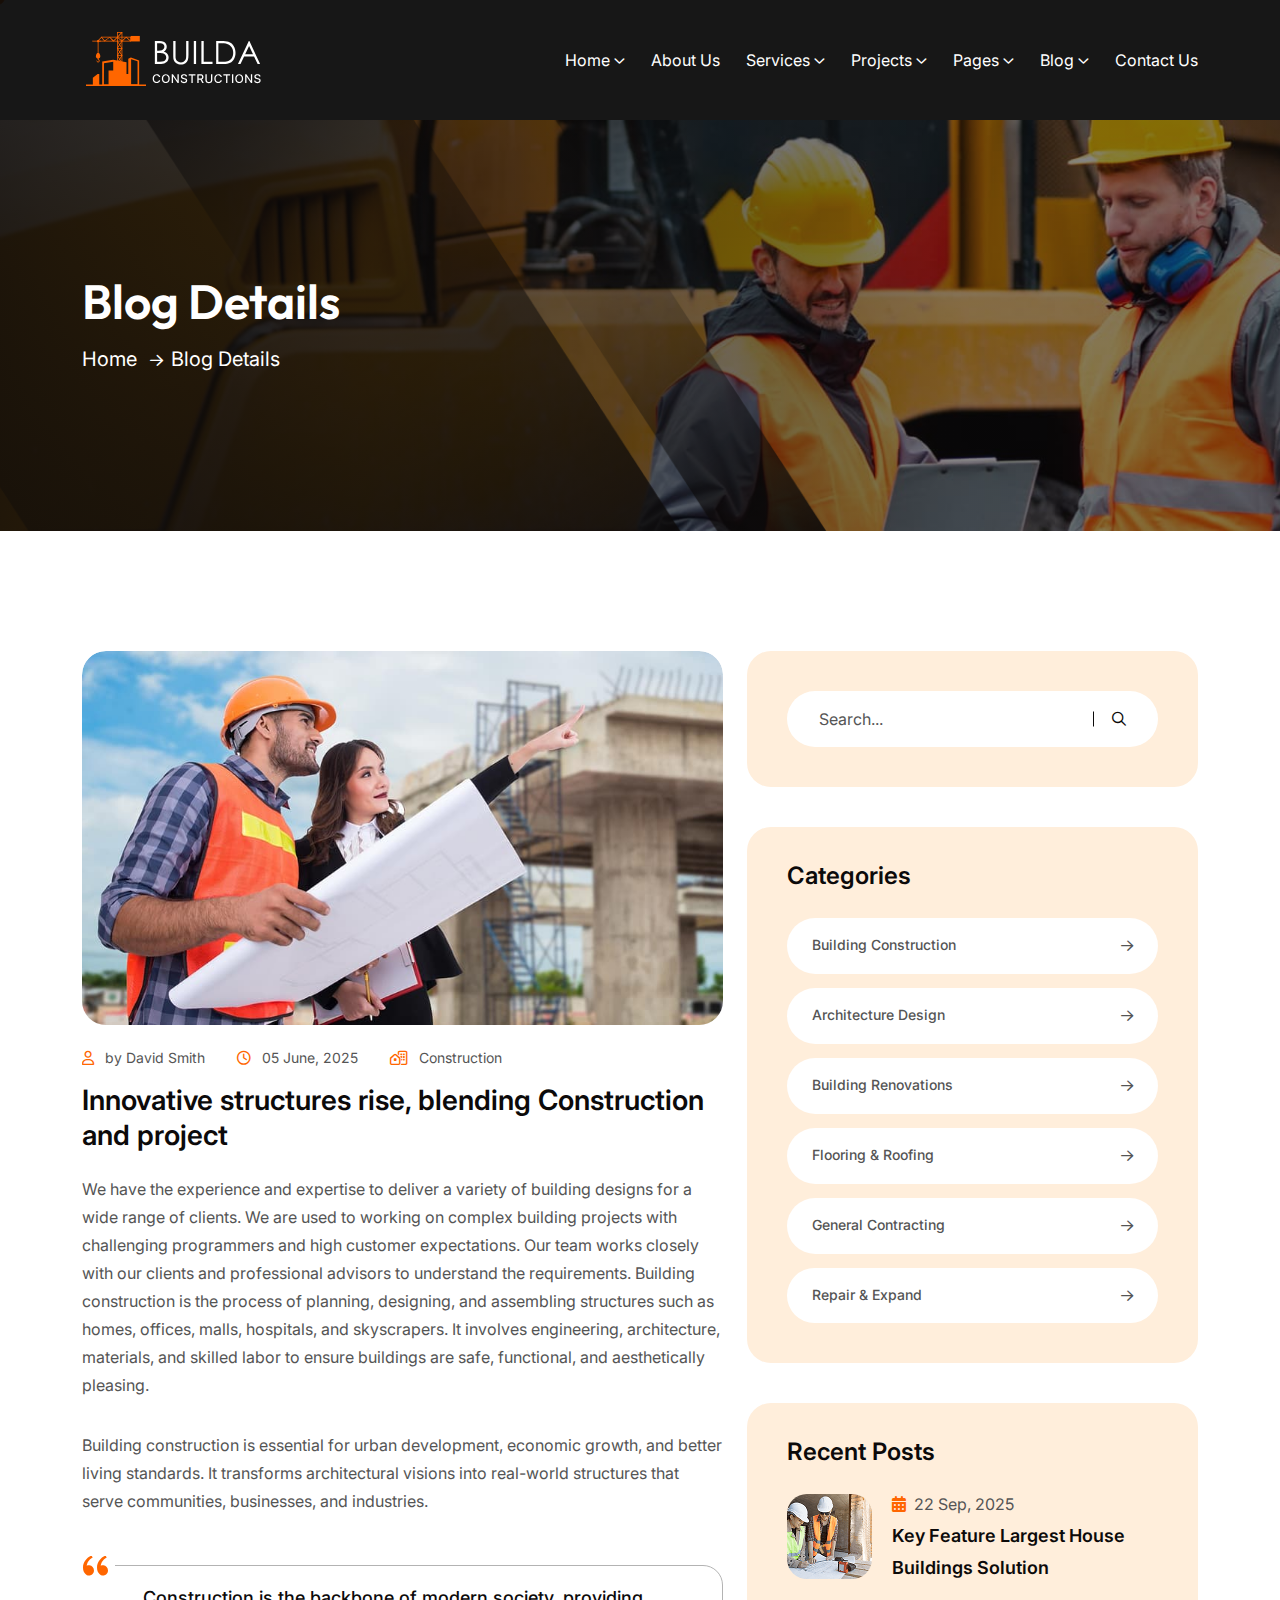
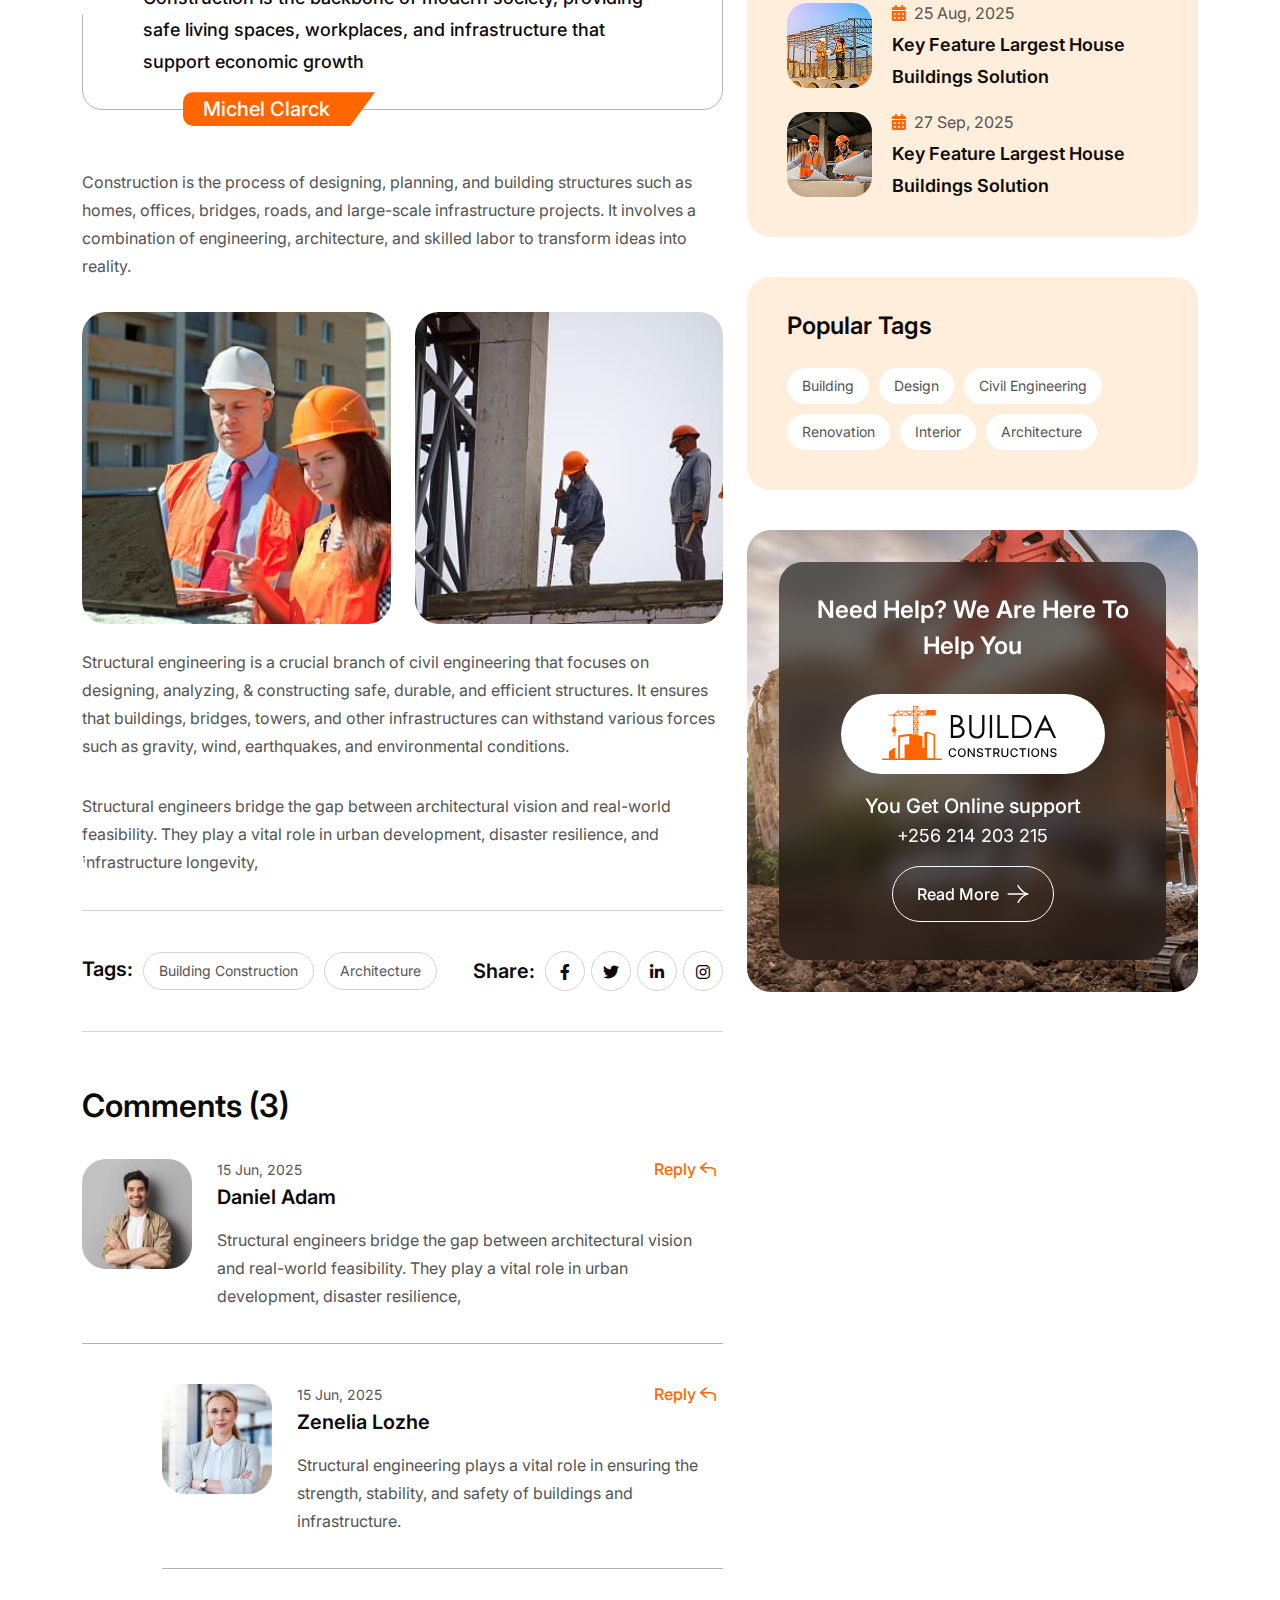
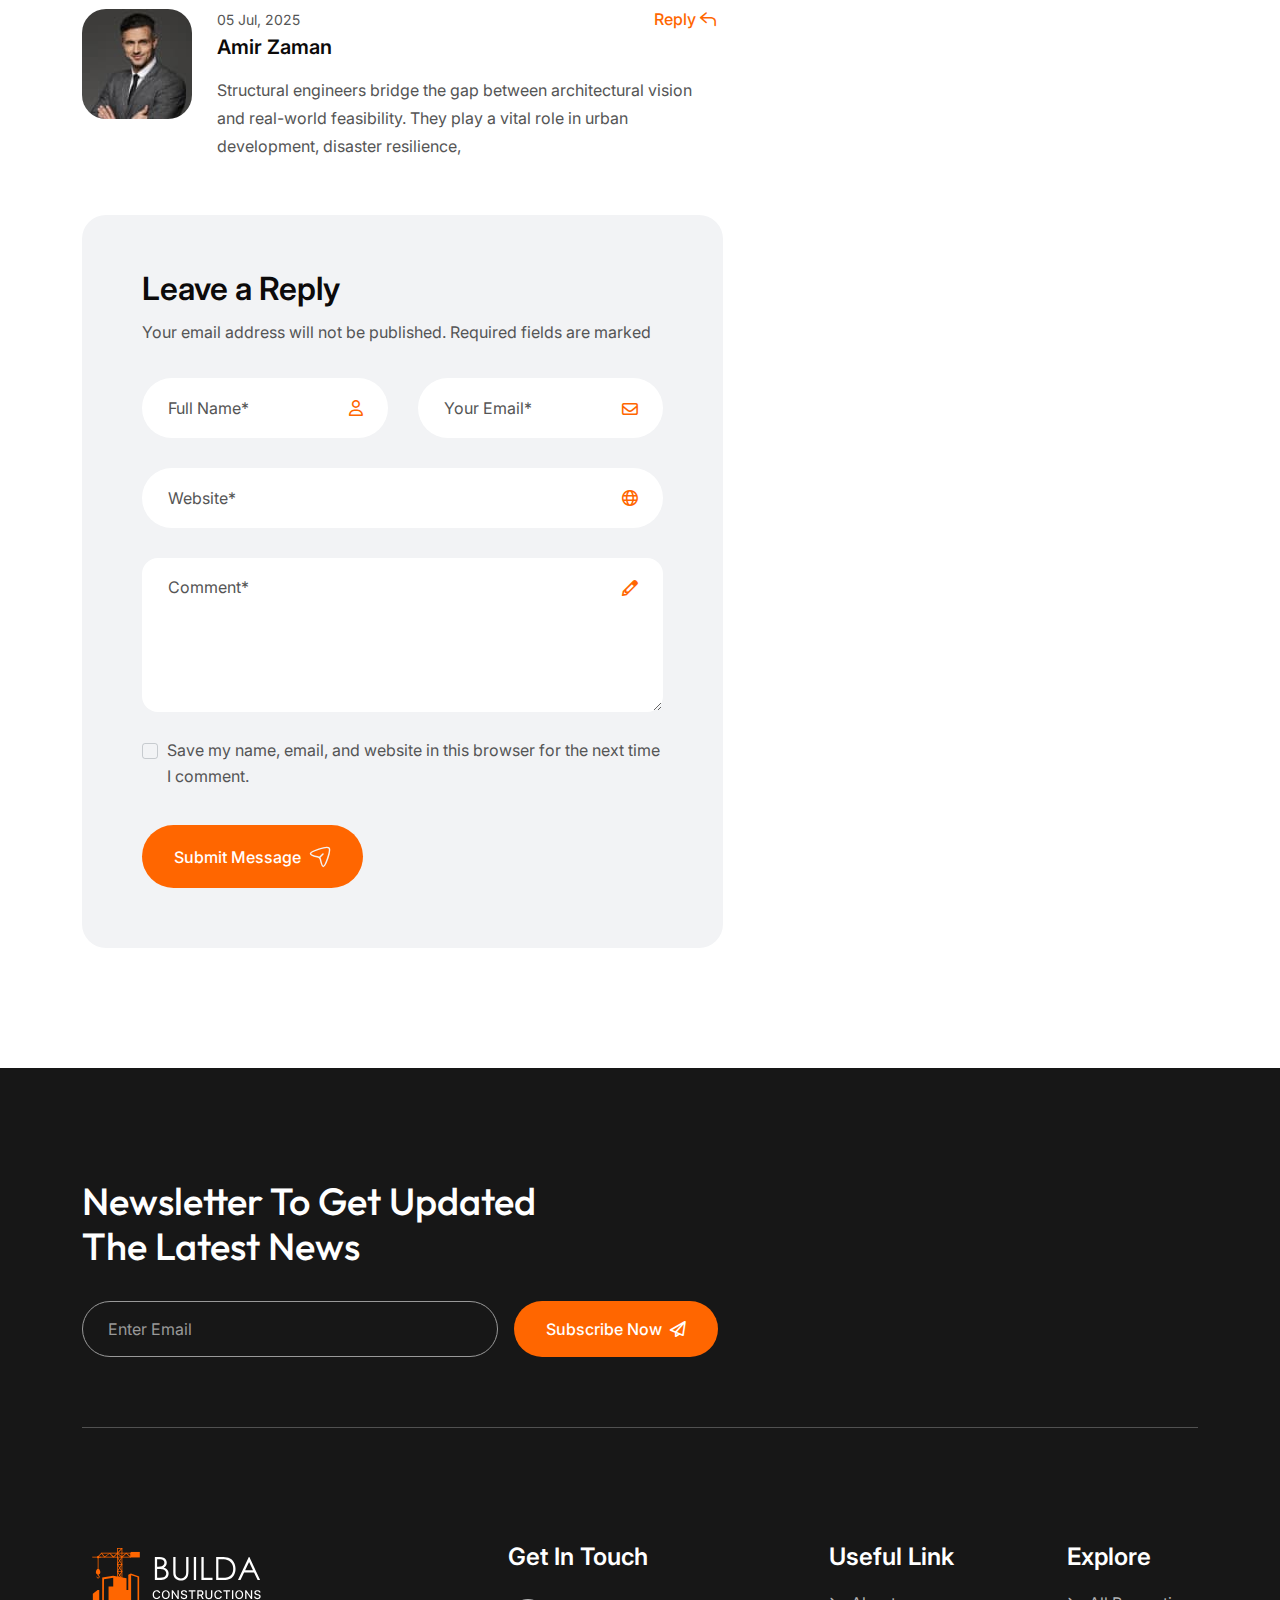
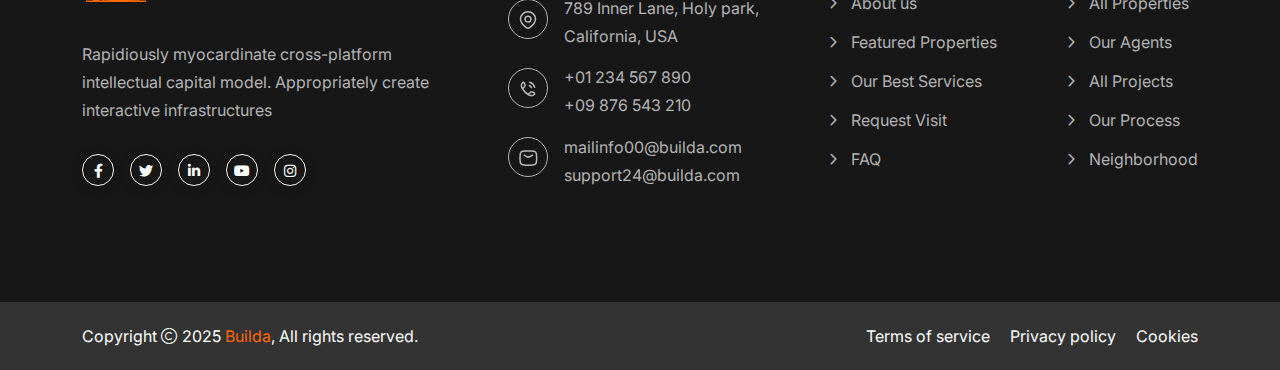
<file: blog-details.html>
<!doctype html><html class="no-js" lang="zxx" dir="ltr">
<!-- Mirrored from html.themehour.net/builda/demo/blog-details.html by HTTrack Website Copier/3.x [XR&CO'2014], Thu, 18 Sep 2025 06:47:55 GMT -->
<head><meta charset="utf-8"><meta http-equiv="x-ua-compatible" content="ie=edge"><title>Builda - Construction Services & Architecture HTML Template - Blog Details</title><meta name="author" content="Builda"><meta name="description" content="Builda - Construction Services & Architecture HTML Template"><meta name="keywords" content="Builda - Construction Services & Architecture HTML Template"><meta name="robots" content="INDEX,FOLLOW"><meta name="viewport" content="width=device-width,initial-scale=1,shrink-to-fit=no"><link rel="apple-touch-icon" sizes="57x57" href="assets/img/favicons/apple-icon-57x57.png"><link rel="apple-touch-icon" sizes="60x60" href="assets/img/favicons/apple-icon-60x60.png"><link rel="apple-touch-icon" sizes="72x72" href="assets/img/favicons/apple-icon-72x72.png"><link rel="apple-touch-icon" sizes="76x76" href="assets/img/favicons/apple-icon-76x76.png"><link rel="apple-touch-icon" sizes="114x114" href="assets/img/favicons/apple-icon-114x114.png"><link rel="apple-touch-icon" sizes="120x120" href="assets/img/favicons/apple-icon-120x120.png"><link rel="apple-touch-icon" sizes="144x144" href="assets/img/favicons/apple-icon-144x144.png"><link rel="apple-touch-icon" sizes="152x152" href="assets/img/favicons/apple-icon-152x152.png"><link rel="apple-touch-icon" sizes="180x180" href="assets/img/favicons/apple-icon-180x180.png"><link rel="icon" type="image/png" sizes="192x192" href="assets/img/favicons/android-icon-192x192.png"><link rel="icon" type="image/png" sizes="32x32" href="assets/img/favicons/favicon-32x32.png"><link rel="icon" type="image/png" sizes="96x96" href="assets/img/favicons/favicon-96x96.png"><link rel="icon" type="image/png" sizes="16x16" href="assets/img/favicons/favicon-16x16.png"><link rel="manifest" href="assets/img/favicons/manifest.json"><meta name="msapplication-TileColor" content="#ffffff"><meta name="msapplication-TileImage" content="assets/img/favicons/ms-icon-144x144.png"><meta name="theme-color" content="#ffffff"><link rel="preconnect" href="https://fonts.googleapis.com/"><link rel="preconnect" href="https://fonts.gstatic.com/" crossorigin><link href="https://fonts.googleapis.com/css2?family=Inter:wght@100..900&amp;family=Outfit:wght@100..900&amp;display=swap" rel="stylesheet"><link rel="stylesheet" href="assets/css/bootstrap.min.css"><link rel="stylesheet" href="assets/css/fontawesome.min.css"><link rel="stylesheet" href="assets/css/app.min.css"><link rel="stylesheet" href="assets/css/style.css"></head><body class=""><div class="cursor-follower"></div><div class="slider-drag-cursor"><i class="fas fa-angle-left me-2"></i> DRAG <i class="fas fa-angle-right ms-2"></i></div><div class="preloader"><button class="th-btn preloaderCls">Cancel Preloader</button><div class="preloader-inner"><div class="mb-4"><img src="assets/img/logo-icon.svg" alt="img"></div><span class="loader">BUILDA <span class="loading-text">BUILDA</span></span></div></div><div class="th-menu-wrapper onepage-nav"><div class="th-menu-area text-center"><button class="th-menu-toggle"><i class="fal fa-times"></i></button><div class="mobile-logo"><a href="index.html"><img src="assets/img/logo-white.svg" alt="Builda"></a></div><div class="th-mobile-menu allow-natural-scroll"><ul><li class="menu-item-has-children"><a href="index.html">Home</a><ul class="sub-menu"><li class="menu-item-has-children"><a href="#">Multipage</a><ul class="sub-menu"><li><a href="index.html">Commercial Construction</a></li><li><a href="home-2.html">Modern Construction</a></li><li><a href="home-3.html">Industrial Solutions</a></li><li><a href="home-4.html">Civil Engineering</a></li><li><a href="home-5.html">Classic Construction</a></li><li><a href="home-6.html">Construction Company</a></li><li><a href="home-7.html">Residential Projects</a></li><li><a href="home-8.html">Renovation Services</a></li><li><a href="home-9.html">Modern Architecture</a></li><li><a href="home-10.html">Sustainable Architecture</a></li></ul></li><li class="menu-item-has-children"><a href="#">Onepage</a><ul class="sub-menu"><li><a href="home-1-op.html">Commercial Construction</a></li><li><a href="home-2-op.html">Modern Construction</a></li><li><a href="home-3-op.html">Industrial Solutions</a></li><li><a href="home-4-op.html">Civil Engineering</a></li><li><a href="home-5-op.html">Classic Construction</a></li><li><a href="home-6-op.html">Construction Company</a></li><li><a href="home-7-op.html">Residential Projects</a></li><li><a href="home-8-op.html">Renovation Services</a></li><li><a href="home-9-op.html">Modern Architecture</a></li><li><a href="home-10-op.html">Sustainable Architecture</a></li></ul></li></ul></li><li><a href="about.html">About Us</a></li><li class="menu-item-has-children"><a href="service.html">Service</a><ul class="sub-menu"><li><a href="service.html">Service</a></li><li><a href="service-details.html">Service Details</a></li></ul></li><li class="menu-item-has-children"><a href="project.html">Project</a><ul class="sub-menu"><li><a href="project.html">Project</a></li><li><a href="project-details.html">Project Details</a></li></ul></li><li class="menu-item-has-children"><a href="#">Pages</a><ul class="sub-menu"><li><a href="team.html">Team Page</a></li><li><a href="team-details.html">Team Details</a></li><li><a href="pricing.html">Pricing Page</a></li><li class="menu-item-has-children"><a href="shop.html">Shop Page</a><ul class="sub-menu"><li><a href="shop.html">Shop Page</a></li><li><a href="shop-details.html">Shop Details</a></li><li><a href="cart.html">Cart Page</a></li><li><a href="checkout.html">Checkout Page</a></li><li><a href="wishlist.html">Wistlist Page</a></li></ul></li><li><a href="appointment.html">Appointment</a></li><li><a href="faq.html">Faq</a></li><li><a href="testimonial.html">Testimonial</a></li><li><a href="error.html">Error Page</a></li></ul></li><li class="menu-item-has-children"><a href="blog.html">Blog</a><ul class="sub-menu"><li><a href="blog.html">Blog Page</a></li><li><a href="blog-details.html">Blog Details</a></li></ul></li><li><a href="contact.html">Contact Us</a></li></ul></div></div></div><div class="sidemenu-wrapper sidemenu-info d-none d-lg-block"><div class="sidemenu-content"><button class="closeButton sideMenuCls"><i class="far fa-times"></i></button><div class="widget"><div class="th-widget-about"><div class="about-logo"><a href="index.html"><img src="assets/img/logo.svg" alt="Builda"></a></div><p class="about-text">Rapidiously myocardinate cross-platform intellectual capital model. Appropriately create interactive infrastructures</p></div></div><div class="widget"><h3 class="widget_title">Get In Touch</h3><div class="th-widget-contact"><div class="info-box_text"><div class="icon"><img src="assets/img/icon/location-dot.svg" alt="img"></div><div class="details"><p>789 Inner Lane, Holy park,</p><p>California, USA</p></div></div><div class="info-box_text"><div class="icon"><img src="assets/img/icon/phone.svg" alt="img"></div><div class="details"><p><a href="tel:+0123456789" class="info-box_link">+01 234 567 890</a></p><p><a href="tel:+09876543210" class="info-box_link">+09 876 543 210</a></p></div></div><div class="info-box_text"><div class="icon"><img src="assets/img/icon/envelope.svg" alt="img"></div><div class="details"><p><a href="mailto:mailinfo00@builda.com" class="info-box_link">mailinfo00@builda.com</a></p><p><a href="mailto:support24@builda.com" class="info-box_link">support24@builda.com</a></p></div></div></div></div><div class="widget newsletter-widget"><h3 class="widget_title">Subscribe Now</h3><form class="newsletter-form"><div class="form-group"><input class="form-control" type="email" placeholder="Email Address" required=""> <button type="submit" class="th-btn"><i class="far fa-paper-plane text-theme"></i></button></div></form><div class="th-social style2"><a href="https://www.facebook.com/"><i class="fab fa-facebook-f"></i></a> <a href="https://www.twitter.com/"><i class="fab fa-twitter"></i></a> <a href="https://www.linkedin.com/"><i class="fab fa-linkedin-in"></i></a> <a href="https://www.behance.com/"><i class="fab fa-behance"></i></a> <a href="https://www.vimeo.com/"><i class="fab fa-vimeo-v"></i></a></div></div></div></div><header class="th-header header-default"><div class="sticky-wrapper"><div class="menu-area"><div class="container"><div class="row align-items-center justify-content-between"><div class="col-auto"><div class="header-logo"><a href="index.html"><img src="assets/img/logo-white.svg" alt="Builda"></a></div></div><div class="col-auto"><nav class="main-menu d-none d-lg-inline-block"><ul><li class="menu-item-has-children"><a href="index.html">Home</a><ul class="mega-menu mega-menu-content allow-natural-scroll"><li><div class="container"><div class="row gy-4"><div class="col-lg-3"><div class="mega-menu-box"><div class="mega-menu-img"><img src="assets/img/pages/home-5.jpg" alt="Home"><div class="btn-wrap"><a href="index.html" class="th-btn style-border">Multipage</a> <a href="home-1-op.html" class="th-btn style-border">Onepage</a></div></div><h3 class="mega-menu-title"><a href="index.html">Commercial Construction</a></h3></div></div><div class="col-lg-3"><div class="mega-menu-box"><div class="mega-menu-img"><img src="assets/img/pages/home-4.jpg" alt="Home"><div class="btn-wrap"><a href="home-2.html" class="th-btn style-border">Multipage</a> <a href="home-2-op.html" class="th-btn style-border">Onepage</a></div></div><h3 class="mega-menu-title"><a href="home-2.html">Modern Construction</a></h3></div></div><div class="col-lg-3"><div class="mega-menu-box"><div class="mega-menu-img"><img src="assets/img/pages/home-7.jpg" alt="Home"><div class="btn-wrap"><a href="home-3.html" class="th-btn style-border">Multipage</a> <a href="home-3-op.html" class="th-btn style-border">Onepage</a></div></div><h3 class="mega-menu-title"><a href="home-3.html">Industrial Solutions</a></h3></div></div><div class="col-lg-3"><div class="mega-menu-box"><div class="mega-menu-img"><img src="assets/img/pages/home-3.jpg" alt="Home"><div class="btn-wrap"><a href="home-4.html" class="th-btn style-border">Multipage</a> <a href="home-4-op.html" class="th-btn style-border">Onepage</a></div></div><h3 class="mega-menu-title"><a href="home-4.html">Civil Engineering</a></h3></div></div><div class="col-lg-3"><div class="mega-menu-box"><div class="mega-menu-img"><img src="assets/img/pages/index.jpg" alt="Home"><div class="btn-wrap"><a href="home-5.html" class="th-btn style-border">Multipage</a> <a href="home-5-op.html" class="th-btn style-border">Onepage</a></div></div><h3 class="mega-menu-title"><a href="home-5.html">Classic Construction</a></h3></div></div><div class="col-lg-3"><div class="mega-menu-box"><div class="mega-menu-img"><img src="assets/img/pages/home-2.jpg" alt="Home"><div class="btn-wrap"><a href="home-6.html" class="th-btn style-border">Multipage</a> <a href="home-6-op.html" class="th-btn style-border">Onepage</a></div></div><h3 class="mega-menu-title"><a href="home-6.html">Construction Company</a></h3></div></div><div class="col-lg-3"><div class="mega-menu-box"><div class="mega-menu-img"><img src="assets/img/pages/home-6.jpg" alt="Home"><div class="btn-wrap"><a href="home-7.html" class="th-btn style-border">Multipage</a> <a href="home-7-op.html" class="th-btn style-border">Onepage</a></div></div><h3 class="mega-menu-title"><a href="home-7.html">Residential Projects</a></h3></div></div><div class="col-lg-3"><div class="mega-menu-box"><div class="mega-menu-img"><img src="assets/img/pages/home-8.jpg" alt="Home"><div class="btn-wrap"><a href="home-8.html" class="th-btn style-border">Multipage</a> <a href="home-8-op.html" class="th-btn style-border">Onepage</a></div></div><h3 class="mega-menu-title"><a href="home-8.html">Renovation Services</a></h3></div></div><div class="col-lg-3"><div class="mega-menu-box"><div class="mega-menu-img"><img src="assets/img/pages/home-9.jpg" alt="Home"><div class="btn-wrap"><a href="home-9.html" class="th-btn style-border">Multipage</a> <a href="home-9-op.html" class="th-btn style-border">Onepage</a></div></div><h3 class="mega-menu-title"><a href="home-9.html">Modern Architecture</a></h3></div></div><div class="col-lg-3"><div class="mega-menu-box"><div class="mega-menu-img"><img src="assets/img/pages/home-10.jpg" alt="Home"><div class="btn-wrap"><a href="home-10.html" class="th-btn style-border">Multipage</a> <a href="home-10-op.html" class="th-btn style-border">Onepage</a></div></div><h3 class="mega-menu-title"><a href="home-10.html">Sustainable Architecture</a></h3></div></div></div></div></li></ul></li><li><a href="about.html">About Us</a></li><li class="menu-item-has-children"><a href="service.html">Services</a><ul class="sub-menu"><li><a href="service.html">Service</a></li><li><a href="service-details.html">Service Details</a></li></ul></li><li class="menu-item-has-children"><a href="project.html">Projects</a><ul class="sub-menu"><li><a href="project.html">Projects</a></li><li><a href="project-details.html">Project Details</a></li></ul></li><li class="menu-item-has-children"><a href="#">Pages</a><ul class="sub-menu"><li><a href="team.html">Team Page</a></li><li><a href="team-details.html">Team Details</a></li><li><a href="pricing.html">Pricing Page</a></li><li><a href="appointment.html">Appointment</a></li><li><a href="faq.html">Faq Page</a></li><li><a href="testimonial.html">Testimonial</a></li><li class="menu-item-has-children"><a href="shop.html">Shop Page</a><ul class="sub-menu"><li><a href="shop.html">Shop Page</a></li><li><a href="shop-details.html">Shop Details</a></li><li><a href="cart.html">Cart Page</a></li><li><a href="checkout.html">Checkout Page</a></li><li><a href="wishlist.html">Wistlist Page</a></li></ul></li><li><a href="error.html">Error Page</a></li></ul></li><li class="menu-item-has-children"><a href="blog.html">Blog</a><ul class="sub-menu"><li><a href="blog.html">Blog Page</a></li><li><a href="blog-details.html">Blog Details</a></li></ul></li><li><a href="contact.html">Contact Us</a></li></ul></nav><div class="header-button d-flex d-lg-none"><button type="button" class="th-menu-toggle sidebar-btn bg-transparent"><span class="line"></span> <span class="line"></span> <span class="line"></span></button></div></div><div class="col-auto d-none d-xxl-block"><div class="header-button"><a href="contact.html" class="th-btn style4 th-btn-icon">GET A QUOTE</a> <button type="button" class="simple-icon sideMenuInfo sidebar-btn"><span class="line"></span> <span class="line"></span> <span class="line"></span></button></div></div></div></div></div></div></header><div class="breadcumb-wrapper" data-bg-src="assets/img/bg/breadcumb-bg.jpg"><div class="breadcumb-overlay" data-bg-src="assets/img/bg/breadcumb-bg-overlay.png"></div><div class="container"><div class="row"><div class="col-12"><div class="breadcumb-content"><h1 class="breadcumb-title">Blog Details</h1><ul class="breadcumb-menu"><li><a href="index.html">Home</a></li><li>Blog Details</li></ul></div></div></div></div></div><section class="th-blog-wrapper blog-details overflow-hidden space-top space-extra2-bottom"><div class="container"><div class="row gx-40"><div class="col-xxl-8 col-lg-7"><div class="th-blog blog-single mb-0 bg-transparent p-0 radius-none"><div class="blog-img"><img src="assets/img/blog/blog-s-1-1.jpg" alt="Blog Image"></div><div class="blog-content"><div class="blog-meta"><a class="author" href="blog.html"><i class="far fa-user"></i>by David Smith</a> <a href="blog.html"><i class="far fa-clock"></i>05 June, 2025</a> <a href="blog.html"><i class="far fa-house-building"></i>Construction</a></div><h2 class="blog-title">Innovative structures rise, blending Construction and project</h2><p class="blog-text">We have the experience and expertise to deliver a variety of building designs for a wide range of clients. We are used to working on complex building projects with challenging programmers and high customer expectations. Our team works closely with our clients and professional advisors to understand the requirements. Building construction is the process of planning, designing, and assembling structures such as homes, offices, malls, hospitals, and skyscrapers. It involves engineering, architecture, materials, and skilled labor to ensure buildings are safe, functional, and aesthetically pleasing.</p><p class="blog-text">Building construction is essential for urban development, economic growth, and better living standards. It transforms architectural visions into real-world structures that serve communities, businesses, and industries.</p><blockquote><p>Construction is the backbone of modern society, providing safe living spaces, workplaces, and infrastructure that support economic growth</p><cite>Michel Clarck</cite></blockquote><p class="blog-text">Construction is the process of designing, planning, and building structures such as homes, offices, bridges, roads, and large-scale infrastructure projects. It involves a combination of engineering, architecture, and skilled labor to transform ideas into reality.</p><div class="row"><div class="col-lg-6"><div class="blog-img"><img src="assets/img/blog/blog_inner_1.jpg" alt="Blog Image"></div></div><div class="col-lg-6"><div class="blog-img"><img src="assets/img/blog/blog_inner_2.jpg" alt="Blog Image"></div></div></div><p class="blog-text">Structural engineering is a crucial branch of civil engineering that focuses on designing, analyzing, & constructing safe, durable, and efficient structures. It ensures that buildings, bridges, towers, and other infrastructures can withstand various forces such as gravity, wind, earthquakes, and environmental conditions.</p><p class="blog-text mb-0">Structural engineers bridge the gap between architectural vision and real-world feasibility. They play a vital role in urban development, disaster resilience, and infrastructure longevity,</p></div></div><div class="share-links clearfix"><div class="row justify-content-between"><div class="col-md-auto"><span class="share-links-title">Tags:</span><div class="tagcloud"><a href="blog.html">Building Construction</a> <a href="blog.html">Architecture</a></div></div><div class="col-md-auto text-xl-end"><span class="share-links-title">Share:</span><div class="th-social style4 align-items-center"><a href="https://www.facebook.com/"><i class="fab fa-facebook-f"></i></a> <a href="https://www.twitter.com/"><i class="fab fa-twitter"></i></a> <a href="https://www.linkedin.com/"><i class="fab fa-linkedin-in"></i></a> <a href="https://www.instagram.com/"><i class="fab fa-instagram"></i></a></div></div></div></div><div class="th-comments-wrap"><h3 class="blog-inner-title">Comments (3)</h3><ul class="comment-list"><li class="th-comment-item"><div class="th-post-comment"><div class="comment-avater"><img src="assets/img/blog/comment-author-1.jpg" alt="Comment Author"></div><div class="comment-content"><span class="commented-on">15 Jun, 2025</span><h3 class="name">Daniel Adam</h3><p class="text">Structural engineers bridge the gap between architectural vision and real-world feasibility. They play a vital role in urban development, disaster resilience,</p><div class="reply_and_edit"><a href="blog-details.html" class="reply-btn">Reply <i class="far fa-reply"></i></a></div></div></div><ul class="children"><li class="th-comment-item"><div class="th-post-comment"><div class="comment-avater"><img src="assets/img/blog/comment-author-2.jpg" alt="Comment Author"></div><div class="comment-content"><span class="commented-on">15 Jun, 2025</span><h3 class="name">Zenelia Lozhe</h3><p class="text">Structural engineering plays a vital role in ensuring the strength, stability, and safety of buildings and infrastructure.</p><div class="reply_and_edit"><a href="blog-details.html" class="reply-btn">Reply <i class="far fa-reply"></i></a></div></div></div></li></ul></li><li class="th-comment-item"><div class="th-post-comment"><div class="comment-avater"><img src="assets/img/blog/comment-author-3.jpg" alt="Comment Author"></div><div class="comment-content"><span class="commented-on">05 Jul, 2025</span><h3 class="name">Amir Zaman</h3><p class="text">Structural engineers bridge the gap between architectural vision and real-world feasibility. They play a vital role in urban development, disaster resilience,</p><div class="reply_and_edit"><a href="blog-details.html" class="reply-btn">Reply <i class="far fa-reply"></i></a></div></div></div></li></ul></div><div class="th-comment-form"><div class="form-title"><h3 class="blog-inner-title mb-0">Leave a Reply</h3><p class="form-text">Your email address will not be published. Required fields are marked</p></div><div class="row"><div class="col-md-6 form-group style-radius style-white"><i class="far fa-user"></i> <input type="text" placeholder="Full Name*" class="form-control"></div><div class="col-md-6 form-group style-radius style-white"><i class="far fa-envelope"></i> <input type="text" placeholder="Your Email*" class="form-control"></div><div class="col-md-12 form-group style-radius style-white"><i class="far fa-globe"></i> <input type="text" placeholder="Website*" class="form-control"></div><div class="col-12 form-group style-radius style-white"><i class="far fa-pencil"></i> <textarea placeholder="Comment*" class="form-control"></textarea></div><div class="col-12 form-group"><input id="reviewcheck" name="reviewcheck" type="checkbox"> <label for="reviewcheck">Save my name, email, and website in this browser for the next time I comment.<span class="checkmark"></span></label></div><div class="col-12 form-group mb-0"><button class="th-btn">Submit Message <span class="btn-icon"><img src="assets/img/icon/paper-plane.svg" alt="img"></span></button></div></div></div></div><div class="col-xxl-4 col-lg-5"><aside class="sidebar-area"><div class="widget widget_search"><form class="search-form"><input type="text" placeholder="Search..."> <button type="submit"><i class="far fa-search"></i></button></form></div><div class="widget widget_categories"><h3 class="widget_title">Categories</h3><ul><li><a href="blog.html">Building Construction <span><i class="far fa-arrow-right"></i></span></a></li><li><a href="blog.html">Architecture Design <span><i class="far fa-arrow-right"></i></span></a></li><li><a href="blog.html">Building Renovations <span><i class="far fa-arrow-right"></i></span></a></li><li><a href="blog.html">Flooring & Roofing <span><i class="far fa-arrow-right"></i></span></a></li><li><a href="blog.html">General Contracting <span><i class="far fa-arrow-right"></i></span></a></li><li><a href="blog.html">Repair & Expand <span><i class="far fa-arrow-right"></i></span></a></li></ul></div><div class="widget"><h3 class="widget_title">Recent Posts</h3><div class="recent-post-wrap"><div class="recent-post"><div class="media-img"><a href="blog-details.html"><img src="assets/img/blog/recent-post-1-1.jpg" alt="Blog Image"></a></div><div class="media-body"><div class="recent-post-meta"><a href="blog.html"><i class="fas fa-calendar-days"></i>22 Sep, 2025</a></div><h4 class="post-title"><a class="text-inherit" href="blog-details.html">Key feature Largest House Buildings Solution</a></h4></div></div><div class="recent-post"><div class="media-img"><a href="blog-details.html"><img src="assets/img/blog/recent-post-1-2.jpg" alt="Blog Image"></a></div><div class="media-body"><div class="recent-post-meta"><a href="blog.html"><i class="fas fa-calendar-days"></i>25 Aug, 2025</a></div><h4 class="post-title"><a class="text-inherit" href="blog-details.html">Key feature Largest House Buildings Solution</a></h4></div></div><div class="recent-post"><div class="media-img"><a href="blog-details.html"><img src="assets/img/blog/recent-post-1-3.jpg" alt="Blog Image"></a></div><div class="media-body"><div class="recent-post-meta"><a href="blog.html"><i class="fas fa-calendar-days"></i>27 Sep, 2025</a></div><h4 class="post-title"><a class="text-inherit" href="blog-details.html">Key feature Largest House Buildings Solution</a></h4></div></div></div></div><div class="widget widget_tag_cloud"><h3 class="widget_title">Popular Tags</h3><div class="tagcloud"><a href="blog.html">Building</a> <a href="blog.html">Design</a> <a href="blog.html">Civil Engineering</a> <a href="blog.html">Renovation</a> <a href="blog.html">Interior</a> <a href="blog.html">Architecture</a></div></div><div class="widget widget_banner" data-bg-src="assets/img/widget/widget-banner.png"><div class="widget-banner text-center"><h3 class="title">Need Help? We Are Here To Help You</h3><div class="logo"><img src="assets/img/logo.svg" alt="img"></div><h4 class="subtitle">You Get Online support</h4><h5 class="link"><a href="tel:256214203215">+256 214 203 215</a></h5><a href="blog-details.html" class="th-btn style-border th-btn-icon">Read More</a></div></div></aside></div></div></div></section><div class="th-modal modal fade allow-natural-scroll" id="portfolioModal" tabindex="-1" aria-hidden="true"><div class="modal-dialog modal-xl"><div class="modal-content"><div class="container"><button type="button" class="icon-btn btn-close bg-title-dark" data-bs-dismiss="modal" aria-label="Close"><i class="fa-regular fa-xmark"></i></button><div class="page-single bg-title-dark"><div class="page-img mb-30"><img class="w-100 rounded-20" src="assets/img/project/project_pop1_1.png" alt="portfolio Image"></div><div class="page-content"><h2 class="h3 page-title text-white fw-medium">Where Visibility Meets Success</h2><div class="row gy-30"><div class="col-xl-7"><p class="mb-20 text-light">The timeline varies depending on the complexity of the project. Simple projects may take a few weeks, while more complex ones could extend to several months. Timelines are influenced by factors like scope, feedback iterations, and client responsiveness.</p><p class="mb-xl-4 mb-0 text-light">Project timelines vary based on complexity and scope. Small projects may take a few weeks, while larger ones could span several months. Timelines are established during project kickoff. We use a range of industry-standard tools such as Sketch.</p></div><div class="col-xl-5"><div class="checklist"><ul><li class="text-light"><strong>Service Category:</strong> Rubix Carabil Tower</li><li class="text-light"><strong>Clients:</strong> David Malan</li><li class="text-light"><strong>Project Date:</strong> 13 June, 2020</li><li class="text-light"><strong>Avenue End Date:</strong> 22 July, 2023</li><li class="text-light"><strong>Locations:</strong> NewYork - 2546 Firs, USA</li></ul></div></div></div><div class="row gy-30 gx-40 align-items-center"><div class="col-xl-6"><div class="page-img mb-0"><img class="w-100 rounded-20" src="assets/img/project/project_pop2_1.png" alt="portfolio Image"></div></div><div class="col-xl-6"><h4 class="box-title text-white fw-medium">Services Benefits:</h4><p class="text-light">We can do both. We can adhere to existing brand guidelines, ensuring consistency, or help develop new ones if a client is looking for a fresh identity. Our goal is to align the UI/UX design with the brand's overall strategy product meets the needs.</p><div class="checklist style3"><ul><li class="text-light"><i class="far fa-check-circle"></i>We use the latest diagnostic equipment</li><li class="text-light"><i class="far fa-check-circle"></i>Automotive service our clients receive</li><li class="text-light"><i class="far fa-check-circle"></i>We are a member of Professional Service</li><li class="text-light"><i class="far fa-check-circle"></i>Digital how will activities impact traditional</li><li class="text-light"><i class="far fa-check-circle"></i>Architect and technical engineer</li></ul></div></div></div></div></div></div></div></div></div><footer class="footer-wrapper footer-default bg-black2"><div class="container"><div class="footer-wrap space-top"><div class="newsletter-wrap"><h5 class="newsletter-title text-white">Newsletter To Get Updated The Latest News</h5><form action="#" class="newsletter-form"><div class="form-group"><input type="text" class="form-control" placeholder="Enter Email"></div><button class="th-btn">Subscribe Now <i class="far fa-paper-plane"></i></button></form></div><div class="widget-area"><div class="row justify-content-between"><div class="col-md-6 col-xl-4"><div class="widget footer-widget"><div class="th-widget-about"><div class="about-logo"><a href="index.html"><img src="assets/img/logo-white.svg" alt="Builda"></a></div><p class="about-text">Rapidiously myocardinate cross-platform intellectual capital model. Appropriately create interactive infrastructures</p><div class="th-social style5"><a href="https://www.facebook.com/"><i class="fab fa-facebook-f"></i></a> <a href="https://www.twitter.com/"><i class="fab fa-twitter"></i></a> <a href="https://www.linkedin.com/"><i class="fab fa-linkedin-in"></i></a> <a href="https://www.youtube.com/"><i class="fab fa-youtube"></i></a> <a href="https://www.instagram.com/"><i class="fab fa-instagram"></i></a></div></div></div></div><div class="col-md-6 col-xl-auto"><div class="widget footer-widget"><h3 class="widget_title">Get In Touch</h3><div class="th-widget-contact"><div class="info-box_text"><div class="icon"><img src="assets/img/icon/location-dot.svg" alt="img"></div><div class="details"><p>789 Inner Lane, Holy park,</p><p>California, USA</p></div></div><div class="info-box_text"><div class="icon"><img src="assets/img/icon/phone.svg" alt="img"></div><div class="details"><p><a href="tel:+0123456789" class="info-box_link">+01 234 567 890</a></p><p><a href="tel:+09876543210" class="info-box_link">+09 876 543 210</a></p></div></div><div class="info-box_text"><div class="icon"><img src="assets/img/icon/envelope.svg" alt="img"></div><div class="details"><p><a href="mailto:mailinfo00@builda.com" class="info-box_link">mailinfo00@builda.com</a></p><p><a href="mailto:support24@builda.com" class="info-box_link">support24@builda.com</a></p></div></div></div></div></div><div class="col-md-6 col-xl-auto"><div class="widget widget_nav_menu footer-widget"><h3 class="widget_title">Useful Link</h3><div class="menu-all-pages-container"><ul class="menu"><li><a href="about.html">About us</a></li><li><a href="service.html">Featured Properties</a></li><li><a href="service.html">Our Best Services</a></li><li><a href="contact.html">Request Visit</a></li><li><a href="contact.html">FAQ</a></li></ul></div></div></div><div class="col-md-6 col-xl-auto"><div class="widget widget_nav_menu footer-widget"><h3 class="widget_title">Explore</h3><div class="menu-all-pages-container"><ul class="menu"><li><a href="service.html">All Properties</a></li><li><a href="team.html">Our Agents</a></li><li><a href="service.html">All Projects</a></li><li><a href="about.html">Our Process</a></li><li><a href="contact.html">Neighborhood</a></li></ul></div></div></div></div></div></div></div><div class="copyright-wrap bg-gray"><div class="container"><div class="row gy-2 align-items-center"><div class="col-lg-6"><p class="copyright-text text-white">Copyright <i class="fal fa-copyright"></i> 2025 <a href="index.html">Builda</a>, All rights reserved.</p></div><div class="col-lg-6 text-center text-lg-end"><div class="footer-links"><ul><li><a href="contact.html">Terms of service</a></li><li><a href="contact.html">Privacy policy</a></li><li><a href="contact.html">Cookies</a></li></ul></div></div></div></div></div></footer><div class="scroll-top"><svg class="progress-circle svg-content" width="100%" height="100%" viewBox="-1 -1 102 102"><path d="M50,1 a49,49 0 0,1 0,98 a49,49 0 0,1 0,-98" style="transition: stroke-dashoffset 10ms linear 0s; stroke-dasharray: 307.919, 307.919; stroke-dashoffset: 307.919;"></path></svg></div><script src="assets/js/vendor/jquery-3.7.1.min.js"></script><script src="assets/js/app.min.js"></script><script src="assets/js/main.js"></script></body>
<!-- Mirrored from html.themehour.net/builda/demo/blog-details.html by HTTrack Website Copier/3.x [XR&CO'2014], Thu, 18 Sep 2025 06:47:56 GMT -->
</html>
</file>
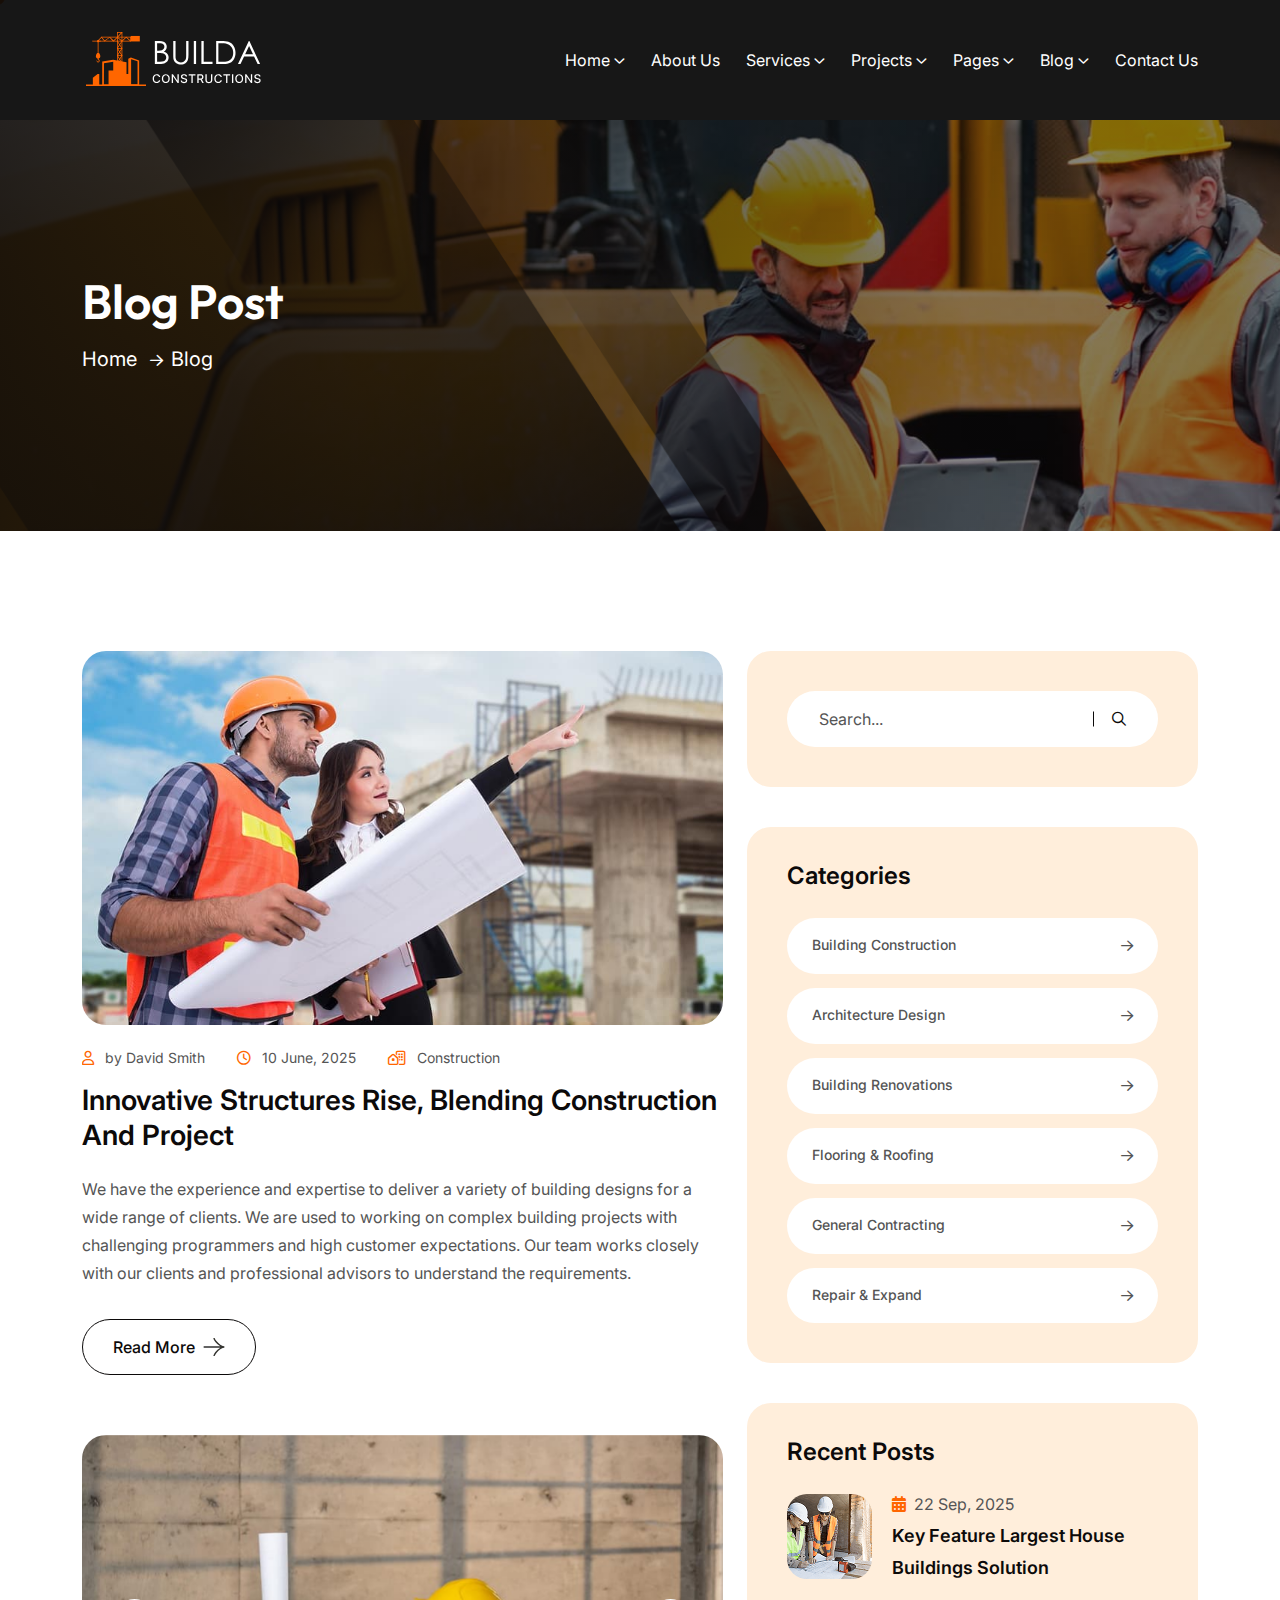
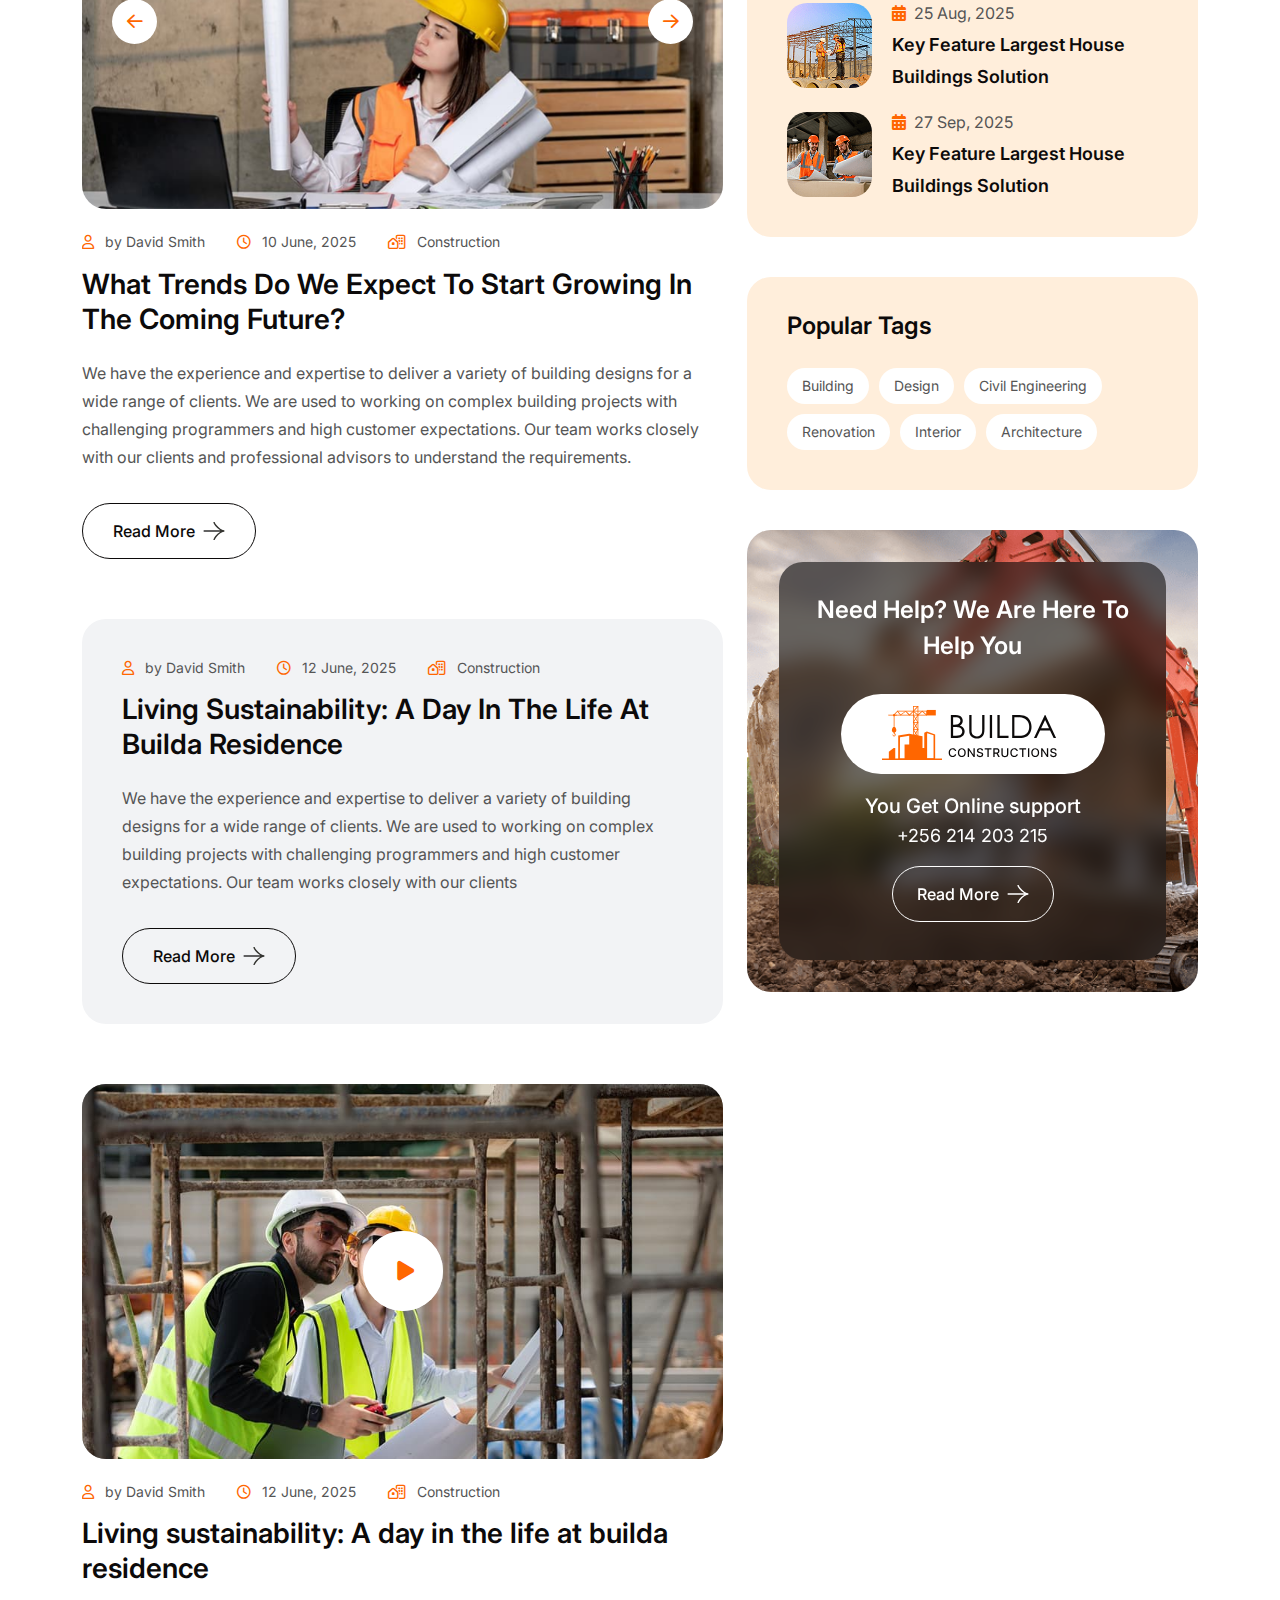
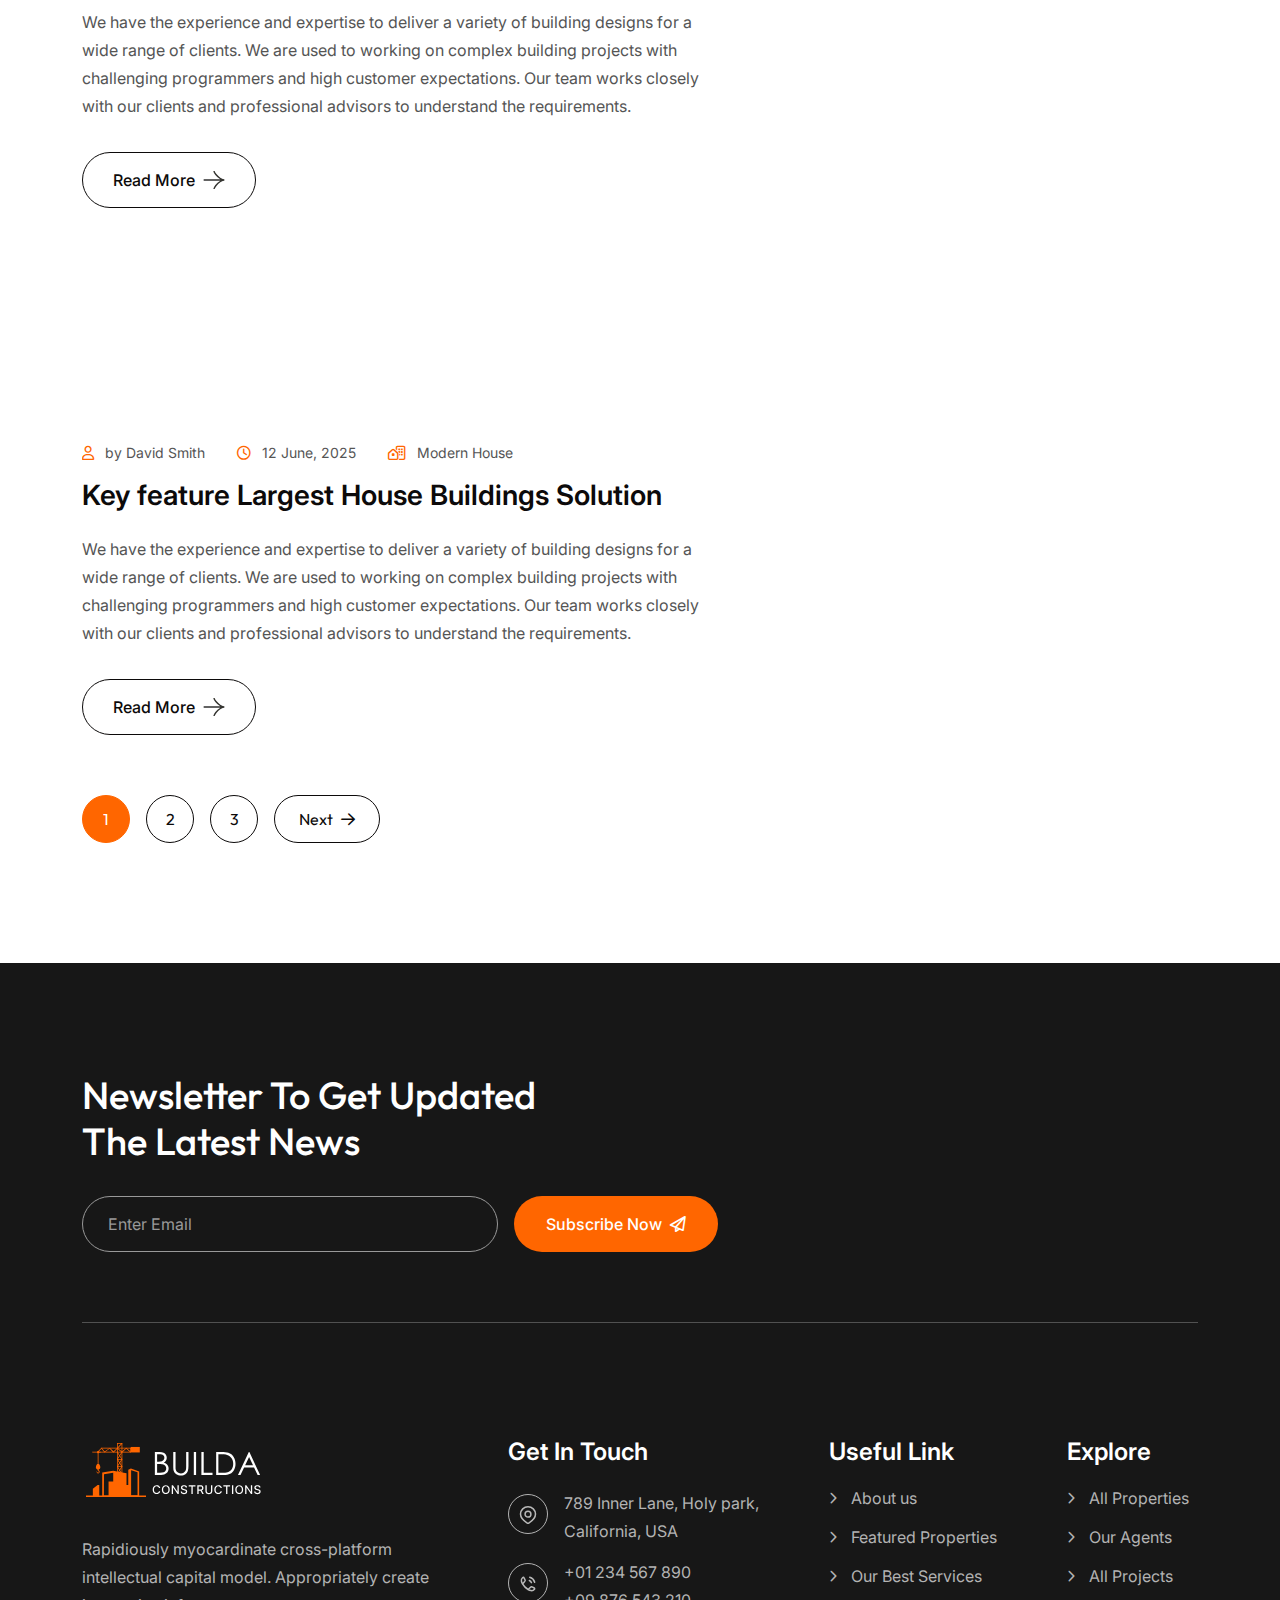
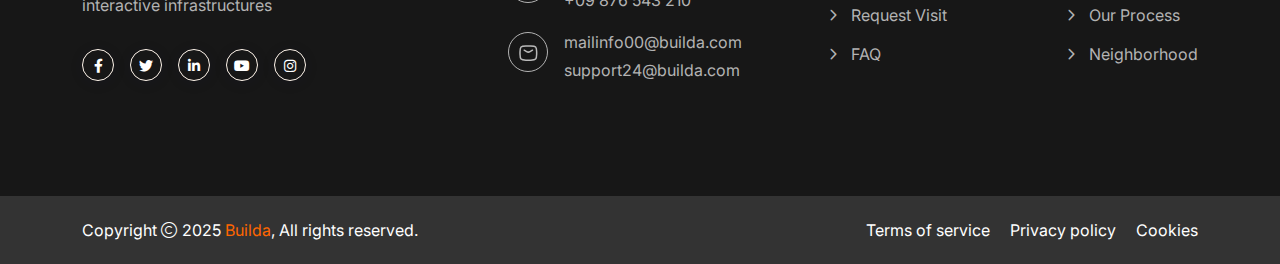
<file: blog.html>
<!doctype html><html class="no-js" lang="zxx" dir="ltr">
<!-- Mirrored from html.themehour.net/builda/demo/blog.html by HTTrack Website Copier/3.x [XR&CO'2014], Thu, 18 Sep 2025 06:47:53 GMT -->
<head><meta charset="utf-8"><meta http-equiv="x-ua-compatible" content="ie=edge"><title>Builda - Construction Services & Architecture HTML Template - Blog Standard</title><meta name="author" content="Builda"><meta name="description" content="Builda - Construction Services & Architecture HTML Template"><meta name="keywords" content="Builda - Construction Services & Architecture HTML Template"><meta name="robots" content="INDEX,FOLLOW"><meta name="viewport" content="width=device-width,initial-scale=1,shrink-to-fit=no"><link rel="apple-touch-icon" sizes="57x57" href="assets/img/favicons/apple-icon-57x57.png"><link rel="apple-touch-icon" sizes="60x60" href="assets/img/favicons/apple-icon-60x60.png"><link rel="apple-touch-icon" sizes="72x72" href="assets/img/favicons/apple-icon-72x72.png"><link rel="apple-touch-icon" sizes="76x76" href="assets/img/favicons/apple-icon-76x76.png"><link rel="apple-touch-icon" sizes="114x114" href="assets/img/favicons/apple-icon-114x114.png"><link rel="apple-touch-icon" sizes="120x120" href="assets/img/favicons/apple-icon-120x120.png"><link rel="apple-touch-icon" sizes="144x144" href="assets/img/favicons/apple-icon-144x144.png"><link rel="apple-touch-icon" sizes="152x152" href="assets/img/favicons/apple-icon-152x152.png"><link rel="apple-touch-icon" sizes="180x180" href="assets/img/favicons/apple-icon-180x180.png"><link rel="icon" type="image/png" sizes="192x192" href="assets/img/favicons/android-icon-192x192.png"><link rel="icon" type="image/png" sizes="32x32" href="assets/img/favicons/favicon-32x32.png"><link rel="icon" type="image/png" sizes="96x96" href="assets/img/favicons/favicon-96x96.png"><link rel="icon" type="image/png" sizes="16x16" href="assets/img/favicons/favicon-16x16.png"><link rel="manifest" href="assets/img/favicons/manifest.json"><meta name="msapplication-TileColor" content="#ffffff"><meta name="msapplication-TileImage" content="assets/img/favicons/ms-icon-144x144.png"><meta name="theme-color" content="#ffffff"><link rel="preconnect" href="https://fonts.googleapis.com/"><link rel="preconnect" href="https://fonts.gstatic.com/" crossorigin><link href="https://fonts.googleapis.com/css2?family=Inter:wght@100..900&amp;family=Outfit:wght@100..900&amp;display=swap" rel="stylesheet"><link rel="stylesheet" href="assets/css/bootstrap.min.css"><link rel="stylesheet" href="assets/css/fontawesome.min.css"><link rel="stylesheet" href="assets/css/app.min.css"><link rel="stylesheet" href="assets/css/style.css"></head><body class=""><div class="cursor-follower"></div><div class="slider-drag-cursor"><i class="fas fa-angle-left me-2"></i> DRAG <i class="fas fa-angle-right ms-2"></i></div><div class="preloader"><button class="th-btn preloaderCls">Cancel Preloader</button><div class="preloader-inner"><div class="mb-4"><img src="assets/img/logo-icon.svg" alt="img"></div><span class="loader">BUILDA <span class="loading-text">BUILDA</span></span></div></div><div class="th-menu-wrapper onepage-nav"><div class="th-menu-area text-center"><button class="th-menu-toggle"><i class="fal fa-times"></i></button><div class="mobile-logo"><a href="index.html"><img src="assets/img/logo-white.svg" alt="Builda"></a></div><div class="th-mobile-menu allow-natural-scroll"><ul><li class="menu-item-has-children"><a href="index.html">Home</a><ul class="sub-menu"><li class="menu-item-has-children"><a href="#">Multipage</a><ul class="sub-menu"><li><a href="index.html">Commercial Construction</a></li><li><a href="home-2.html">Modern Construction</a></li><li><a href="home-3.html">Industrial Solutions</a></li><li><a href="home-4.html">Civil Engineering</a></li><li><a href="home-5.html">Classic Construction</a></li><li><a href="home-6.html">Construction Company</a></li><li><a href="home-7.html">Residential Projects</a></li><li><a href="home-8.html">Renovation Services</a></li><li><a href="home-9.html">Modern Architecture</a></li><li><a href="home-10.html">Sustainable Architecture</a></li></ul></li><li class="menu-item-has-children"><a href="#">Onepage</a><ul class="sub-menu"><li><a href="home-1-op.html">Commercial Construction</a></li><li><a href="home-2-op.html">Modern Construction</a></li><li><a href="home-3-op.html">Industrial Solutions</a></li><li><a href="home-4-op.html">Civil Engineering</a></li><li><a href="home-5-op.html">Classic Construction</a></li><li><a href="home-6-op.html">Construction Company</a></li><li><a href="home-7-op.html">Residential Projects</a></li><li><a href="home-8-op.html">Renovation Services</a></li><li><a href="home-9-op.html">Modern Architecture</a></li><li><a href="home-10-op.html">Sustainable Architecture</a></li></ul></li></ul></li><li><a href="about.html">About Us</a></li><li class="menu-item-has-children"><a href="service.html">Service</a><ul class="sub-menu"><li><a href="service.html">Service</a></li><li><a href="service-details.html">Service Details</a></li></ul></li><li class="menu-item-has-children"><a href="project.html">Project</a><ul class="sub-menu"><li><a href="project.html">Project</a></li><li><a href="project-details.html">Project Details</a></li></ul></li><li class="menu-item-has-children"><a href="#">Pages</a><ul class="sub-menu"><li><a href="team.html">Team Page</a></li><li><a href="team-details.html">Team Details</a></li><li><a href="pricing.html">Pricing Page</a></li><li class="menu-item-has-children"><a href="shop.html">Shop Page</a><ul class="sub-menu"><li><a href="shop.html">Shop Page</a></li><li><a href="shop-details.html">Shop Details</a></li><li><a href="cart.html">Cart Page</a></li><li><a href="checkout.html">Checkout Page</a></li><li><a href="wishlist.html">Wistlist Page</a></li></ul></li><li><a href="appointment.html">Appointment</a></li><li><a href="faq.html">Faq</a></li><li><a href="testimonial.html">Testimonial</a></li><li><a href="error.html">Error Page</a></li></ul></li><li class="menu-item-has-children"><a href="blog.html">Blog</a><ul class="sub-menu"><li><a href="blog.html">Blog Page</a></li><li><a href="blog-details.html">Blog Details</a></li></ul></li><li><a href="contact.html">Contact Us</a></li></ul></div></div></div><div class="sidemenu-wrapper sidemenu-info d-none d-lg-block"><div class="sidemenu-content"><button class="closeButton sideMenuCls"><i class="far fa-times"></i></button><div class="widget"><div class="th-widget-about"><div class="about-logo"><a href="index.html"><img src="assets/img/logo.svg" alt="Builda"></a></div><p class="about-text">Rapidiously myocardinate cross-platform intellectual capital model. Appropriately create interactive infrastructures</p></div></div><div class="widget"><h3 class="widget_title">Get In Touch</h3><div class="th-widget-contact"><div class="info-box_text"><div class="icon"><img src="assets/img/icon/location-dot.svg" alt="img"></div><div class="details"><p>789 Inner Lane, Holy park,</p><p>California, USA</p></div></div><div class="info-box_text"><div class="icon"><img src="assets/img/icon/phone.svg" alt="img"></div><div class="details"><p><a href="tel:+0123456789" class="info-box_link">+01 234 567 890</a></p><p><a href="tel:+09876543210" class="info-box_link">+09 876 543 210</a></p></div></div><div class="info-box_text"><div class="icon"><img src="assets/img/icon/envelope.svg" alt="img"></div><div class="details"><p><a href="mailto:mailinfo00@builda.com" class="info-box_link">mailinfo00@builda.com</a></p><p><a href="mailto:support24@builda.com" class="info-box_link">support24@builda.com</a></p></div></div></div></div><div class="widget newsletter-widget"><h3 class="widget_title">Subscribe Now</h3><form class="newsletter-form"><div class="form-group"><input class="form-control" type="email" placeholder="Email Address" required=""> <button type="submit" class="th-btn"><i class="far fa-paper-plane text-theme"></i></button></div></form><div class="th-social style2"><a href="https://www.facebook.com/"><i class="fab fa-facebook-f"></i></a> <a href="https://www.twitter.com/"><i class="fab fa-twitter"></i></a> <a href="https://www.linkedin.com/"><i class="fab fa-linkedin-in"></i></a> <a href="https://www.behance.com/"><i class="fab fa-behance"></i></a> <a href="https://www.vimeo.com/"><i class="fab fa-vimeo-v"></i></a></div></div></div></div><header class="th-header header-default"><div class="sticky-wrapper"><div class="menu-area"><div class="container"><div class="row align-items-center justify-content-between"><div class="col-auto"><div class="header-logo"><a href="index.html"><img src="assets/img/logo-white.svg" alt="Builda"></a></div></div><div class="col-auto"><nav class="main-menu d-none d-lg-inline-block"><ul><li class="menu-item-has-children"><a href="index.html">Home</a><ul class="mega-menu mega-menu-content allow-natural-scroll"><li><div class="container"><div class="row gy-4"><div class="col-lg-3"><div class="mega-menu-box"><div class="mega-menu-img"><img src="assets/img/pages/home-5.jpg" alt="Home"><div class="btn-wrap"><a href="index.html" class="th-btn style-border">Multipage</a> <a href="home-1-op.html" class="th-btn style-border">Onepage</a></div></div><h3 class="mega-menu-title"><a href="index.html">Commercial Construction</a></h3></div></div><div class="col-lg-3"><div class="mega-menu-box"><div class="mega-menu-img"><img src="assets/img/pages/home-4.jpg" alt="Home"><div class="btn-wrap"><a href="home-2.html" class="th-btn style-border">Multipage</a> <a href="home-2-op.html" class="th-btn style-border">Onepage</a></div></div><h3 class="mega-menu-title"><a href="home-2.html">Modern Construction</a></h3></div></div><div class="col-lg-3"><div class="mega-menu-box"><div class="mega-menu-img"><img src="assets/img/pages/home-7.jpg" alt="Home"><div class="btn-wrap"><a href="home-3.html" class="th-btn style-border">Multipage</a> <a href="home-3-op.html" class="th-btn style-border">Onepage</a></div></div><h3 class="mega-menu-title"><a href="home-3.html">Industrial Solutions</a></h3></div></div><div class="col-lg-3"><div class="mega-menu-box"><div class="mega-menu-img"><img src="assets/img/pages/home-3.jpg" alt="Home"><div class="btn-wrap"><a href="home-4.html" class="th-btn style-border">Multipage</a> <a href="home-4-op.html" class="th-btn style-border">Onepage</a></div></div><h3 class="mega-menu-title"><a href="home-4.html">Civil Engineering</a></h3></div></div><div class="col-lg-3"><div class="mega-menu-box"><div class="mega-menu-img"><img src="assets/img/pages/index.jpg" alt="Home"><div class="btn-wrap"><a href="home-5.html" class="th-btn style-border">Multipage</a> <a href="home-5-op.html" class="th-btn style-border">Onepage</a></div></div><h3 class="mega-menu-title"><a href="home-5.html">Classic Construction</a></h3></div></div><div class="col-lg-3"><div class="mega-menu-box"><div class="mega-menu-img"><img src="assets/img/pages/home-2.jpg" alt="Home"><div class="btn-wrap"><a href="home-6.html" class="th-btn style-border">Multipage</a> <a href="home-6-op.html" class="th-btn style-border">Onepage</a></div></div><h3 class="mega-menu-title"><a href="home-6.html">Construction Company</a></h3></div></div><div class="col-lg-3"><div class="mega-menu-box"><div class="mega-menu-img"><img src="assets/img/pages/home-6.jpg" alt="Home"><div class="btn-wrap"><a href="home-7.html" class="th-btn style-border">Multipage</a> <a href="home-7-op.html" class="th-btn style-border">Onepage</a></div></div><h3 class="mega-menu-title"><a href="home-7.html">Residential Projects</a></h3></div></div><div class="col-lg-3"><div class="mega-menu-box"><div class="mega-menu-img"><img src="assets/img/pages/home-8.jpg" alt="Home"><div class="btn-wrap"><a href="home-8.html" class="th-btn style-border">Multipage</a> <a href="home-8-op.html" class="th-btn style-border">Onepage</a></div></div><h3 class="mega-menu-title"><a href="home-8.html">Renovation Services</a></h3></div></div><div class="col-lg-3"><div class="mega-menu-box"><div class="mega-menu-img"><img src="assets/img/pages/home-9.jpg" alt="Home"><div class="btn-wrap"><a href="home-9.html" class="th-btn style-border">Multipage</a> <a href="home-9-op.html" class="th-btn style-border">Onepage</a></div></div><h3 class="mega-menu-title"><a href="home-9.html">Modern Architecture</a></h3></div></div><div class="col-lg-3"><div class="mega-menu-box"><div class="mega-menu-img"><img src="assets/img/pages/home-10.jpg" alt="Home"><div class="btn-wrap"><a href="home-10.html" class="th-btn style-border">Multipage</a> <a href="home-10-op.html" class="th-btn style-border">Onepage</a></div></div><h3 class="mega-menu-title"><a href="home-10.html">Sustainable Architecture</a></h3></div></div></div></div></li></ul></li><li><a href="about.html">About Us</a></li><li class="menu-item-has-children"><a href="service.html">Services</a><ul class="sub-menu"><li><a href="service.html">Service</a></li><li><a href="service-details.html">Service Details</a></li></ul></li><li class="menu-item-has-children"><a href="project.html">Projects</a><ul class="sub-menu"><li><a href="project.html">Projects</a></li><li><a href="project-details.html">Project Details</a></li></ul></li><li class="menu-item-has-children"><a href="#">Pages</a><ul class="sub-menu"><li><a href="team.html">Team Page</a></li><li><a href="team-details.html">Team Details</a></li><li><a href="pricing.html">Pricing Page</a></li><li><a href="appointment.html">Appointment</a></li><li><a href="faq.html">Faq Page</a></li><li><a href="testimonial.html">Testimonial</a></li><li class="menu-item-has-children"><a href="shop.html">Shop Page</a><ul class="sub-menu"><li><a href="shop.html">Shop Page</a></li><li><a href="shop-details.html">Shop Details</a></li><li><a href="cart.html">Cart Page</a></li><li><a href="checkout.html">Checkout Page</a></li><li><a href="wishlist.html">Wistlist Page</a></li></ul></li><li><a href="error.html">Error Page</a></li></ul></li><li class="menu-item-has-children"><a href="blog.html">Blog</a><ul class="sub-menu"><li><a href="blog.html">Blog Page</a></li><li><a href="blog-details.html">Blog Details</a></li></ul></li><li><a href="contact.html">Contact Us</a></li></ul></nav><div class="header-button d-flex d-lg-none"><button type="button" class="th-menu-toggle sidebar-btn bg-transparent"><span class="line"></span> <span class="line"></span> <span class="line"></span></button></div></div><div class="col-auto d-none d-xxl-block"><div class="header-button"><a href="contact.html" class="th-btn style4 th-btn-icon">GET A QUOTE</a> <button type="button" class="simple-icon sideMenuInfo sidebar-btn"><span class="line"></span> <span class="line"></span> <span class="line"></span></button></div></div></div></div></div></div></header><div class="breadcumb-wrapper" data-bg-src="assets/img/bg/breadcumb-bg.jpg"><div class="breadcumb-overlay" data-bg-src="assets/img/bg/breadcumb-bg-overlay.png"></div><div class="container"><div class="row"><div class="col-12"><div class="breadcumb-content"><h1 class="breadcumb-title">Blog Post</h1><ul class="breadcumb-menu"><li><a href="index.html">Home</a></li><li>Blog</li></ul></div></div></div></div></div><section class="th-blog-wrapper space-top space-extra2-bottom"><div class="container"><div class="row gx-40"><div class="col-xxl-8 col-lg-7"><div class="th-blog blog-single has-post-thumbnail"><div class="blog-img"><a href="blog-details.html"><img src="assets/img/blog/blog-s-1-1.jpg" alt="Blog Image"></a></div><div class="blog-content"><div class="blog-meta"><a class="author" href="blog.html"><i class="far fa-user"></i>by David Smith</a> <a href="blog.html"><i class="far fa-clock"></i>10 June, 2025</a> <a href="blog.html"><i class="far fa-house-building"></i>Construction</a></div><h2 class="blog-title"><a href="blog-details.html">Innovative Structures Rise, Blending Construction And Project</a></h2><p class="blog-text">We have the experience and expertise to deliver a variety of building designs for a wide range of clients. We are used to working on complex building projects with challenging programmers and high customer expectations. Our team works closely with our clients and professional advisors to understand the requirements.</p><a href="blog-details.html" class="th-btn style-border2 th-btn-icon">Read More</a></div></div><div class="th-blog blog-single has-post-thumbnail"><div class="blog-img th-slider" data-slider-options='{"effect":"fade"}'><div class="swiper-wrapper"><div class="swiper-slide"><a href="blog-details.html"><img src="assets/img/blog/blog-s-1-2.jpg" alt="Blog Image"></a></div><div class="swiper-slide"><a href="blog-details.html"><img src="assets/img/blog/blog-s-1-3.jpg" alt="Blog Image"></a></div></div><button class="slider-arrow slider-prev"><i class="far fa-arrow-left"></i></button> <button class="slider-arrow slider-next"><i class="far fa-arrow-right"></i></button></div><div class="blog-content"><div class="blog-meta"><a class="author" href="blog.html"><i class="far fa-user"></i>by David Smith</a> <a href="blog.html"><i class="far fa-clock"></i>10 June, 2025</a> <a href="blog.html"><i class="far fa-house-building"></i>Construction</a></div><h2 class="blog-title"><a href="blog-details.html">What Trends Do We Expect To Start Growing In The Coming Future?</a></h2><p class="blog-text">We have the experience and expertise to deliver a variety of building designs for a wide range of clients. We are used to working on complex building projects with challenging programmers and high customer expectations. Our team works closely with our clients and professional advisors to understand the requirements.</p><a href="blog-details.html" class="th-btn style-border2 th-btn-icon">Read More</a></div></div><div class="th-blog blog-single"><div class="blog-content"><div class="blog-meta"><a class="author" href="blog.html"><i class="far fa-user"></i>by David Smith</a> <a href="blog.html"><i class="far fa-clock"></i>12 June, 2025</a> <a href="blog.html"><i class="far fa-house-building"></i>Construction</a></div><h2 class="blog-title"><a href="blog-details.html">Living Sustainability: A Day In The Life At Builda Residence</a></h2><p class="blog-text">We have the experience and expertise to deliver a variety of building designs for a wide range of clients. We are used to working on complex building projects with challenging programmers and high customer expectations. Our team works closely with our clients</p><a href="blog-details.html" class="th-btn style-border2 th-btn-icon">Read More</a></div></div><div class="th-blog blog-single has-post-thumbnail"><div class="blog-img" data-overlay="black" data-opacity="5"><a href="blog-details.html"><img src="assets/img/blog/blog-s-1-3.jpg" alt="Blog Image"></a><a href="https://www.youtube.com/watch?v=_sI_Ps7JSEk" class="play-btn popup-video"><i class="fas fa-play"></i></a></div><div class="blog-content"><div class="blog-meta"><a class="author" href="blog.html"><i class="far fa-user"></i>by David Smith</a> <a href="blog.html"><i class="far fa-clock"></i>12 June, 2025</a> <a href="blog.html"><i class="far fa-house-building"></i>Construction</a></div><h2 class="blog-title"><a href="blog-details.html">Living sustainability: A day in the life at builda residence</a></h2><p class="blog-text">We have the experience and expertise to deliver a variety of building designs for a wide range of clients. We are used to working on complex building projects with challenging programmers and high customer expectations. Our team works closely with our clients and professional advisors to understand the requirements.</p><a href="blog-details.html" class="th-btn style-border2 th-btn-icon">Read More</a></div></div><div class="th-blog blog-single has-post-thumbnail"><div class="blog-audio"><iframe title="Tell Me U Luv Me (with Trippie Redd) by Juice WRLD" src="https://w.soundcloud.com/player/?visual=true&amp;url=https%3A%2F%2Fapi.soundcloud.com%2Ftracks%2F830279092&amp;show_artwork=true&amp;maxwidth=751&amp;maxheight=1000&amp;dnt=1"></iframe></div><div class="blog-content"><div class="blog-meta"><a class="author" href="blog.html"><i class="far fa-user"></i>by David Smith</a> <a href="blog.html"><i class="far fa-clock"></i>12 June, 2025</a> <a href="blog.html"><i class="far fa-house-building"></i>Modern House</a></div><h2 class="blog-title"><a href="blog-details.html">Key feature Largest House Buildings Solution</a></h2><p class="blog-text">We have the experience and expertise to deliver a variety of building designs for a wide range of clients. We are used to working on complex building projects with challenging programmers and high customer expectations. Our team works closely with our clients and professional advisors to understand the requirements.</p><a href="blog-details.html" class="th-btn style-border2 th-btn-icon">Read More</a></div></div><div class="th-pagination"><ul class=""><li><a class="active" href="blog.html">1</a></li><li><a href="blog.html">2</a></li><li><a href="blog.html">3</a></li><li><a class="next-page" href="blog.html">Next<i class="far fa-arrow-right ms-2"></i></a></li></ul></div></div><div class="col-xxl-4 col-lg-5"><aside class="sidebar-area"><div class="widget widget_search"><form class="search-form"><input type="text" placeholder="Search..."> <button type="submit"><i class="far fa-search"></i></button></form></div><div class="widget widget_categories"><h3 class="widget_title">Categories</h3><ul><li><a href="blog.html">Building Construction <span><i class="far fa-arrow-right"></i></span></a></li><li><a href="blog.html">Architecture Design <span><i class="far fa-arrow-right"></i></span></a></li><li><a href="blog.html">Building Renovations <span><i class="far fa-arrow-right"></i></span></a></li><li><a href="blog.html">Flooring & Roofing <span><i class="far fa-arrow-right"></i></span></a></li><li><a href="blog.html">General Contracting <span><i class="far fa-arrow-right"></i></span></a></li><li><a href="blog.html">Repair & Expand <span><i class="far fa-arrow-right"></i></span></a></li></ul></div><div class="widget"><h3 class="widget_title">Recent Posts</h3><div class="recent-post-wrap"><div class="recent-post"><div class="media-img"><a href="blog-details.html"><img src="assets/img/blog/recent-post-1-1.jpg" alt="Blog Image"></a></div><div class="media-body"><div class="recent-post-meta"><a href="blog.html"><i class="fas fa-calendar-days"></i>22 Sep, 2025</a></div><h4 class="post-title"><a class="text-inherit" href="blog-details.html">Key feature Largest House Buildings Solution</a></h4></div></div><div class="recent-post"><div class="media-img"><a href="blog-details.html"><img src="assets/img/blog/recent-post-1-2.jpg" alt="Blog Image"></a></div><div class="media-body"><div class="recent-post-meta"><a href="blog.html"><i class="fas fa-calendar-days"></i>25 Aug, 2025</a></div><h4 class="post-title"><a class="text-inherit" href="blog-details.html">Key feature Largest House Buildings Solution</a></h4></div></div><div class="recent-post"><div class="media-img"><a href="blog-details.html"><img src="assets/img/blog/recent-post-1-3.jpg" alt="Blog Image"></a></div><div class="media-body"><div class="recent-post-meta"><a href="blog.html"><i class="fas fa-calendar-days"></i>27 Sep, 2025</a></div><h4 class="post-title"><a class="text-inherit" href="blog-details.html">Key feature Largest House Buildings Solution</a></h4></div></div></div></div><div class="widget widget_tag_cloud"><h3 class="widget_title">Popular Tags</h3><div class="tagcloud"><a href="blog.html">Building</a> <a href="blog.html">Design</a> <a href="blog.html">Civil Engineering</a> <a href="blog.html">Renovation</a> <a href="blog.html">Interior</a> <a href="blog.html">Architecture</a></div></div><div class="widget widget_banner" data-bg-src="assets/img/widget/widget-banner.png"><div class="widget-banner text-center"><h3 class="title">Need Help? We Are Here To Help You</h3><div class="logo"><img src="assets/img/logo.svg" alt="img"></div><h4 class="subtitle">You Get Online support</h4><h5 class="link"><a href="tel:256214203215">+256 214 203 215</a></h5><a href="blog-details.html" class="th-btn style-border th-btn-icon">Read More</a></div></div></aside></div></div></div></section><footer class="footer-wrapper footer-default bg-black2"><div class="container"><div class="footer-wrap space-top"><div class="newsletter-wrap"><h5 class="newsletter-title text-white">Newsletter To Get Updated The Latest News</h5><form action="#" class="newsletter-form"><div class="form-group"><input type="text" class="form-control" placeholder="Enter Email"></div><button class="th-btn">Subscribe Now <i class="far fa-paper-plane"></i></button></form></div><div class="widget-area"><div class="row justify-content-between"><div class="col-md-6 col-xl-4"><div class="widget footer-widget"><div class="th-widget-about"><div class="about-logo"><a href="index.html"><img src="assets/img/logo-white.svg" alt="Builda"></a></div><p class="about-text">Rapidiously myocardinate cross-platform intellectual capital model. Appropriately create interactive infrastructures</p><div class="th-social style5"><a href="https://www.facebook.com/"><i class="fab fa-facebook-f"></i></a> <a href="https://www.twitter.com/"><i class="fab fa-twitter"></i></a> <a href="https://www.linkedin.com/"><i class="fab fa-linkedin-in"></i></a> <a href="https://www.youtube.com/"><i class="fab fa-youtube"></i></a> <a href="https://www.instagram.com/"><i class="fab fa-instagram"></i></a></div></div></div></div><div class="col-md-6 col-xl-auto"><div class="widget footer-widget"><h3 class="widget_title">Get In Touch</h3><div class="th-widget-contact"><div class="info-box_text"><div class="icon"><img src="assets/img/icon/location-dot.svg" alt="img"></div><div class="details"><p>789 Inner Lane, Holy park,</p><p>California, USA</p></div></div><div class="info-box_text"><div class="icon"><img src="assets/img/icon/phone.svg" alt="img"></div><div class="details"><p><a href="tel:+0123456789" class="info-box_link">+01 234 567 890</a></p><p><a href="tel:+09876543210" class="info-box_link">+09 876 543 210</a></p></div></div><div class="info-box_text"><div class="icon"><img src="assets/img/icon/envelope.svg" alt="img"></div><div class="details"><p><a href="mailto:mailinfo00@builda.com" class="info-box_link">mailinfo00@builda.com</a></p><p><a href="mailto:support24@builda.com" class="info-box_link">support24@builda.com</a></p></div></div></div></div></div><div class="col-md-6 col-xl-auto"><div class="widget widget_nav_menu footer-widget"><h3 class="widget_title">Useful Link</h3><div class="menu-all-pages-container"><ul class="menu"><li><a href="about.html">About us</a></li><li><a href="service.html">Featured Properties</a></li><li><a href="service.html">Our Best Services</a></li><li><a href="contact.html">Request Visit</a></li><li><a href="contact.html">FAQ</a></li></ul></div></div></div><div class="col-md-6 col-xl-auto"><div class="widget widget_nav_menu footer-widget"><h3 class="widget_title">Explore</h3><div class="menu-all-pages-container"><ul class="menu"><li><a href="service.html">All Properties</a></li><li><a href="team.html">Our Agents</a></li><li><a href="service.html">All Projects</a></li><li><a href="about.html">Our Process</a></li><li><a href="contact.html">Neighborhood</a></li></ul></div></div></div></div></div></div></div><div class="copyright-wrap bg-gray"><div class="container"><div class="row gy-2 align-items-center"><div class="col-lg-6"><p class="copyright-text text-white">Copyright <i class="fal fa-copyright"></i> 2025 <a href="index.html">Builda</a>, All rights reserved.</p></div><div class="col-lg-6 text-center text-lg-end"><div class="footer-links"><ul><li><a href="contact.html">Terms of service</a></li><li><a href="contact.html">Privacy policy</a></li><li><a href="contact.html">Cookies</a></li></ul></div></div></div></div></div></footer><div class="scroll-top"><svg class="progress-circle svg-content" width="100%" height="100%" viewBox="-1 -1 102 102"><path d="M50,1 a49,49 0 0,1 0,98 a49,49 0 0,1 0,-98" style="transition: stroke-dashoffset 10ms linear 0s; stroke-dasharray: 307.919, 307.919; stroke-dashoffset: 307.919;"></path></svg></div><script src="assets/js/vendor/jquery-3.7.1.min.js"></script><script src="assets/js/app.min.js"></script><script src="assets/js/main.js"></script></body>
<!-- Mirrored from html.themehour.net/builda/demo/blog.html by HTTrack Website Copier/3.x [XR&CO'2014], Thu, 18 Sep 2025 06:47:55 GMT -->
</html>
</file>
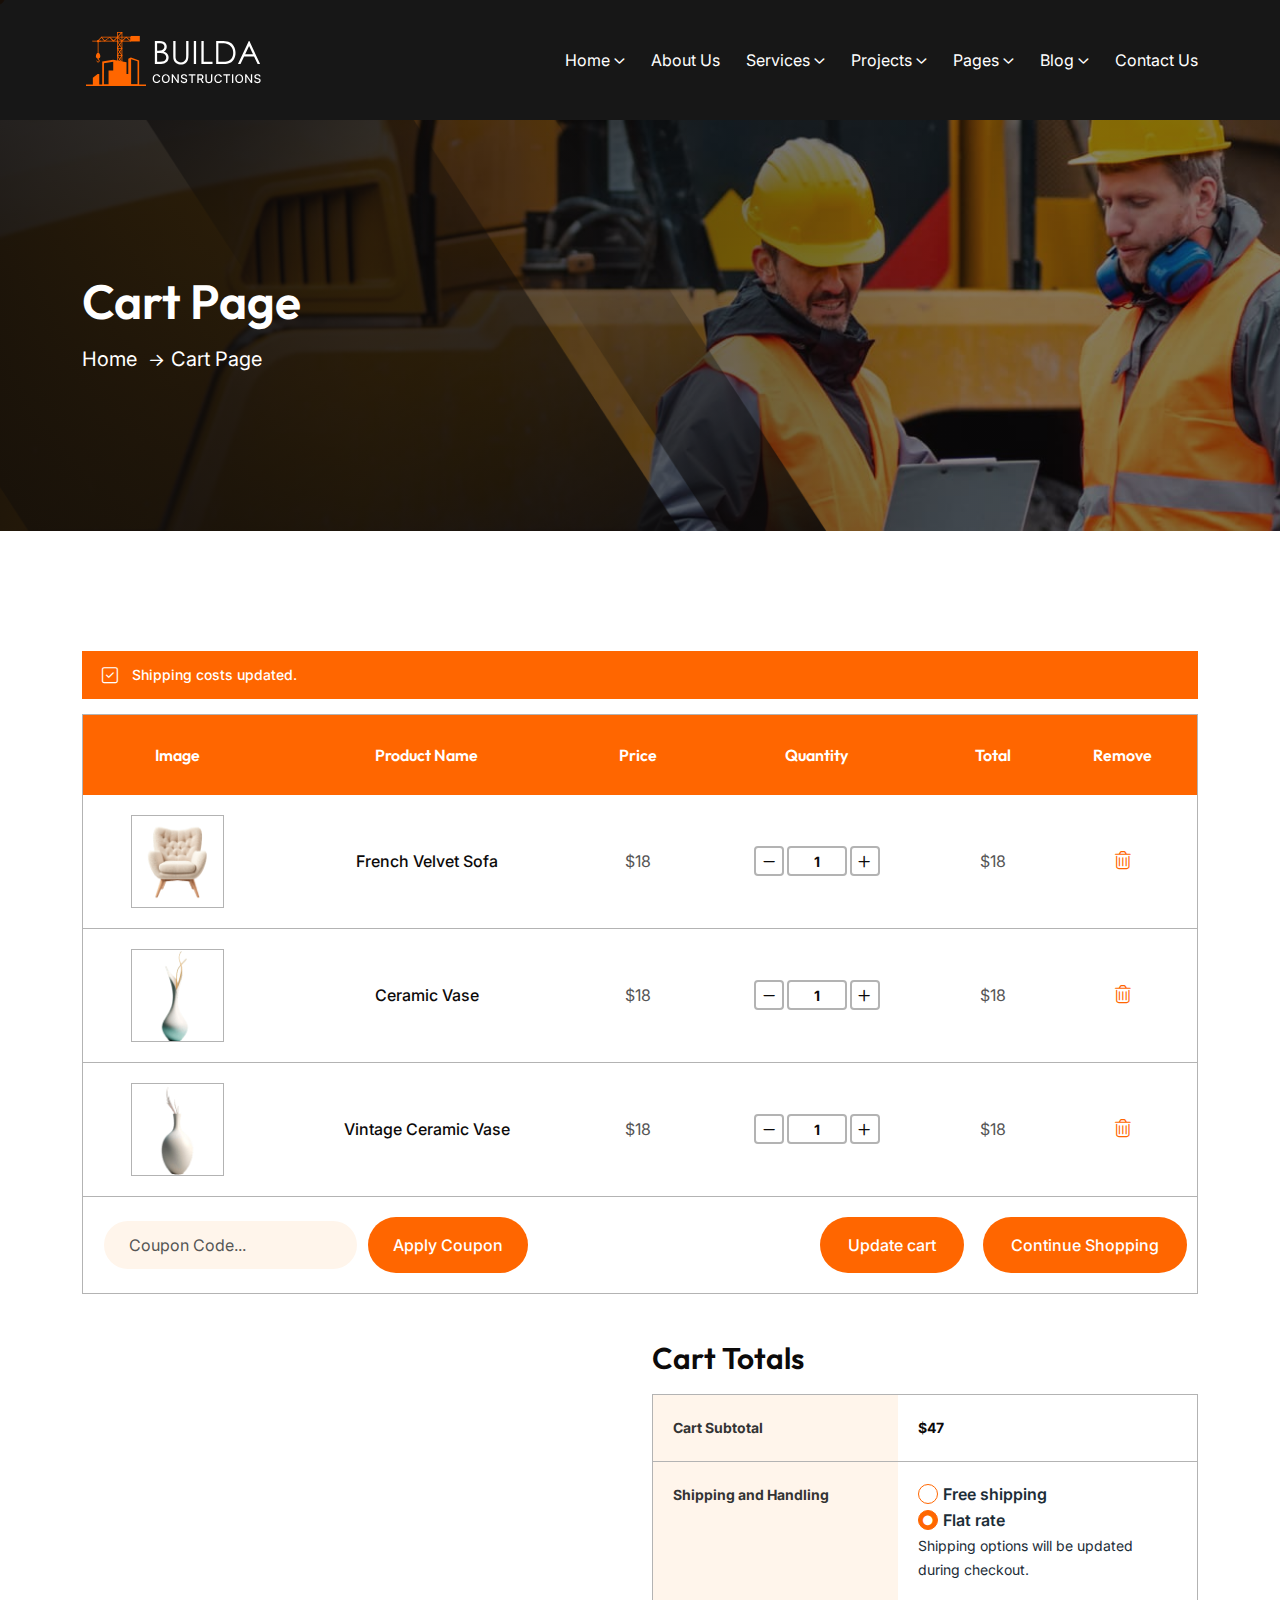
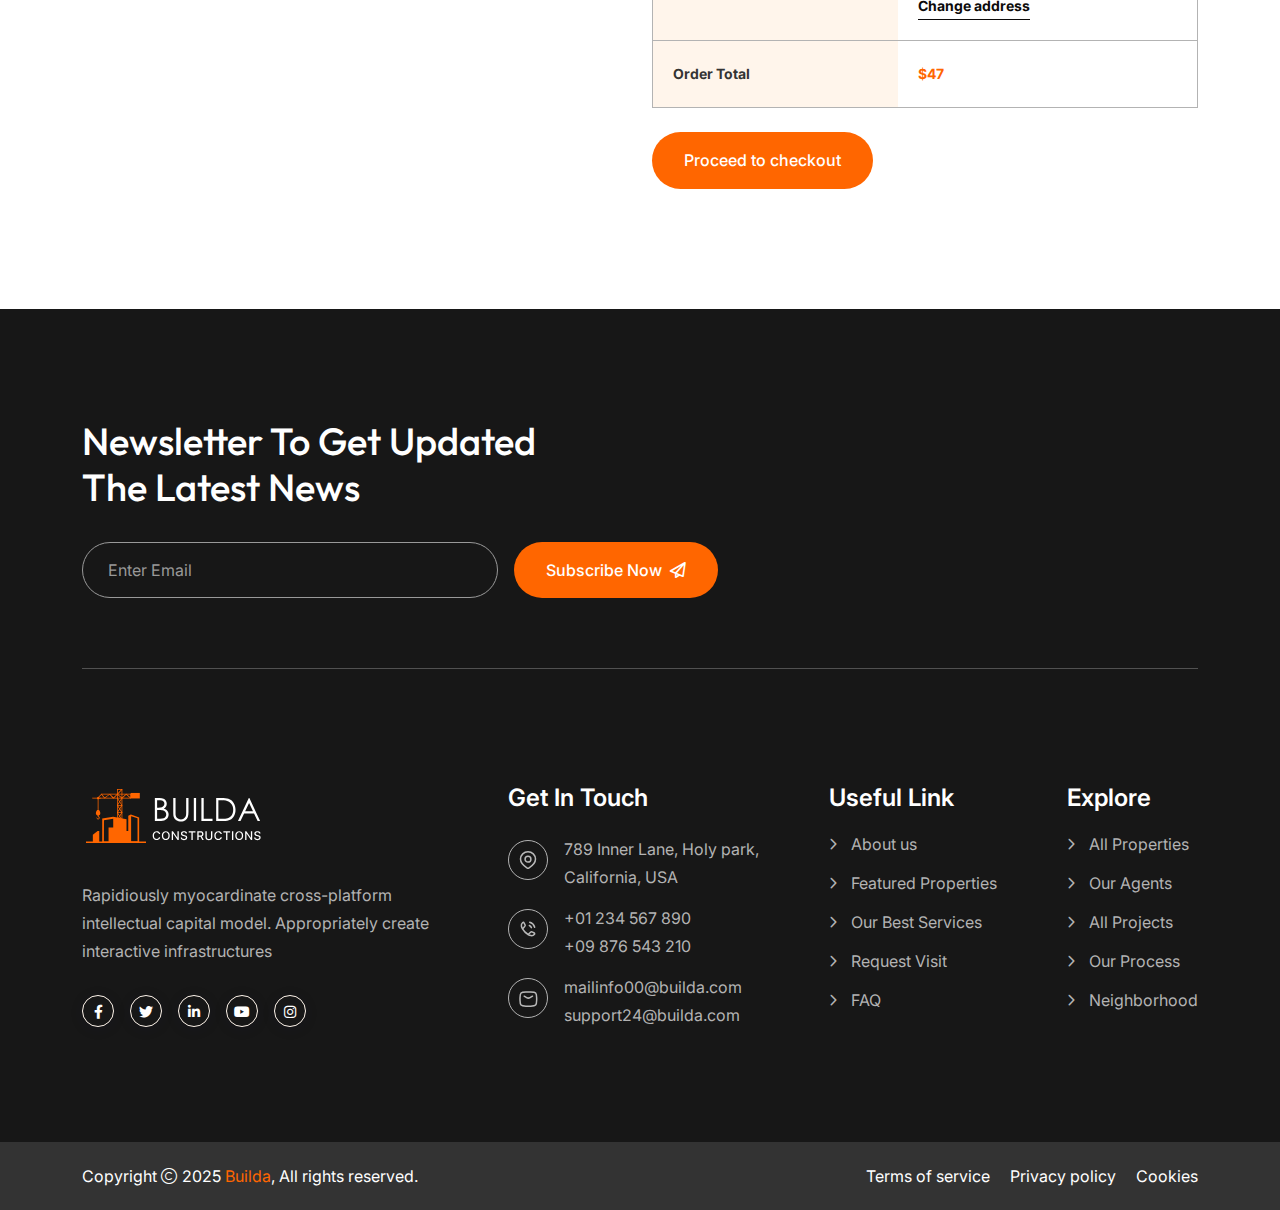
<file: cart.html>
<!doctype html><html class="no-js" lang="zxx" dir="ltr">
<!-- Mirrored from html.themehour.net/builda/demo/cart.html by HTTrack Website Copier/3.x [XR&CO'2014], Thu, 18 Sep 2025 06:47:52 GMT -->
<head><meta charset="utf-8"><meta http-equiv="x-ua-compatible" content="ie=edge"><title>Builda - Construction Services & Architecture HTML Template - Cart</title><meta name="author" content="Builda"><meta name="description" content="Builda - Construction Services & Architecture HTML Template"><meta name="keywords" content="Builda - Construction Services & Architecture HTML Template"><meta name="robots" content="INDEX,FOLLOW"><meta name="viewport" content="width=device-width,initial-scale=1,shrink-to-fit=no"><link rel="apple-touch-icon" sizes="57x57" href="assets/img/favicons/apple-icon-57x57.png"><link rel="apple-touch-icon" sizes="60x60" href="assets/img/favicons/apple-icon-60x60.png"><link rel="apple-touch-icon" sizes="72x72" href="assets/img/favicons/apple-icon-72x72.png"><link rel="apple-touch-icon" sizes="76x76" href="assets/img/favicons/apple-icon-76x76.png"><link rel="apple-touch-icon" sizes="114x114" href="assets/img/favicons/apple-icon-114x114.png"><link rel="apple-touch-icon" sizes="120x120" href="assets/img/favicons/apple-icon-120x120.png"><link rel="apple-touch-icon" sizes="144x144" href="assets/img/favicons/apple-icon-144x144.png"><link rel="apple-touch-icon" sizes="152x152" href="assets/img/favicons/apple-icon-152x152.png"><link rel="apple-touch-icon" sizes="180x180" href="assets/img/favicons/apple-icon-180x180.png"><link rel="icon" type="image/png" sizes="192x192" href="assets/img/favicons/android-icon-192x192.png"><link rel="icon" type="image/png" sizes="32x32" href="assets/img/favicons/favicon-32x32.png"><link rel="icon" type="image/png" sizes="96x96" href="assets/img/favicons/favicon-96x96.png"><link rel="icon" type="image/png" sizes="16x16" href="assets/img/favicons/favicon-16x16.png"><link rel="manifest" href="assets/img/favicons/manifest.json"><meta name="msapplication-TileColor" content="#ffffff"><meta name="msapplication-TileImage" content="assets/img/favicons/ms-icon-144x144.png"><meta name="theme-color" content="#ffffff"><link rel="preconnect" href="https://fonts.googleapis.com/"><link rel="preconnect" href="https://fonts.gstatic.com/" crossorigin><link href="https://fonts.googleapis.com/css2?family=Inter:wght@100..900&amp;family=Outfit:wght@100..900&amp;display=swap" rel="stylesheet"><link rel="stylesheet" href="assets/css/bootstrap.min.css"><link rel="stylesheet" href="assets/css/fontawesome.min.css"><link rel="stylesheet" href="assets/css/app.min.css"><link rel="stylesheet" href="assets/css/style.css"></head><body class=""><div class="cursor-follower"></div><div class="slider-drag-cursor"><i class="fas fa-angle-left me-2"></i> DRAG <i class="fas fa-angle-right ms-2"></i></div><div class="preloader"><button class="th-btn preloaderCls">Cancel Preloader</button><div class="preloader-inner"><div class="mb-4"><img src="assets/img/logo-icon.svg" alt="img"></div><span class="loader">BUILDA <span class="loading-text">BUILDA</span></span></div></div><div class="th-menu-wrapper onepage-nav"><div class="th-menu-area text-center"><button class="th-menu-toggle"><i class="fal fa-times"></i></button><div class="mobile-logo"><a href="index.html"><img src="assets/img/logo-white.svg" alt="Builda"></a></div><div class="th-mobile-menu allow-natural-scroll"><ul><li class="menu-item-has-children"><a href="index.html">Home</a><ul class="sub-menu"><li class="menu-item-has-children"><a href="#">Multipage</a><ul class="sub-menu"><li><a href="index.html">Commercial Construction</a></li><li><a href="home-2.html">Modern Construction</a></li><li><a href="home-3.html">Industrial Solutions</a></li><li><a href="home-4.html">Civil Engineering</a></li><li><a href="home-5.html">Classic Construction</a></li><li><a href="home-6.html">Construction Company</a></li><li><a href="home-7.html">Residential Projects</a></li><li><a href="home-8.html">Renovation Services</a></li><li><a href="home-9.html">Modern Architecture</a></li><li><a href="home-10.html">Sustainable Architecture</a></li></ul></li><li class="menu-item-has-children"><a href="#">Onepage</a><ul class="sub-menu"><li><a href="home-1-op.html">Commercial Construction</a></li><li><a href="home-2-op.html">Modern Construction</a></li><li><a href="home-3-op.html">Industrial Solutions</a></li><li><a href="home-4-op.html">Civil Engineering</a></li><li><a href="home-5-op.html">Classic Construction</a></li><li><a href="home-6-op.html">Construction Company</a></li><li><a href="home-7-op.html">Residential Projects</a></li><li><a href="home-8-op.html">Renovation Services</a></li><li><a href="home-9-op.html">Modern Architecture</a></li><li><a href="home-10-op.html">Sustainable Architecture</a></li></ul></li></ul></li><li><a href="about.html">About Us</a></li><li class="menu-item-has-children"><a href="service.html">Service</a><ul class="sub-menu"><li><a href="service.html">Service</a></li><li><a href="service-details.html">Service Details</a></li></ul></li><li class="menu-item-has-children"><a href="project.html">Project</a><ul class="sub-menu"><li><a href="project.html">Project</a></li><li><a href="project-details.html">Project Details</a></li></ul></li><li class="menu-item-has-children"><a href="#">Pages</a><ul class="sub-menu"><li><a href="team.html">Team Page</a></li><li><a href="team-details.html">Team Details</a></li><li><a href="pricing.html">Pricing Page</a></li><li class="menu-item-has-children"><a href="shop.html">Shop Page</a><ul class="sub-menu"><li><a href="shop.html">Shop Page</a></li><li><a href="shop-details.html">Shop Details</a></li><li><a href="cart.html">Cart Page</a></li><li><a href="checkout.html">Checkout Page</a></li><li><a href="wishlist.html">Wistlist Page</a></li></ul></li><li><a href="appointment.html">Appointment</a></li><li><a href="faq.html">Faq</a></li><li><a href="testimonial.html">Testimonial</a></li><li><a href="error.html">Error Page</a></li></ul></li><li class="menu-item-has-children"><a href="blog.html">Blog</a><ul class="sub-menu"><li><a href="blog.html">Blog Page</a></li><li><a href="blog-details.html">Blog Details</a></li></ul></li><li><a href="contact.html">Contact Us</a></li></ul></div></div></div><div class="sidemenu-wrapper sidemenu-info d-none d-lg-block"><div class="sidemenu-content"><button class="closeButton sideMenuCls"><i class="far fa-times"></i></button><div class="widget"><div class="th-widget-about"><div class="about-logo"><a href="index.html"><img src="assets/img/logo.svg" alt="Builda"></a></div><p class="about-text">Rapidiously myocardinate cross-platform intellectual capital model. Appropriately create interactive infrastructures</p></div></div><div class="widget"><h3 class="widget_title">Get In Touch</h3><div class="th-widget-contact"><div class="info-box_text"><div class="icon"><img src="assets/img/icon/location-dot.svg" alt="img"></div><div class="details"><p>789 Inner Lane, Holy park,</p><p>California, USA</p></div></div><div class="info-box_text"><div class="icon"><img src="assets/img/icon/phone.svg" alt="img"></div><div class="details"><p><a href="tel:+0123456789" class="info-box_link">+01 234 567 890</a></p><p><a href="tel:+09876543210" class="info-box_link">+09 876 543 210</a></p></div></div><div class="info-box_text"><div class="icon"><img src="assets/img/icon/envelope.svg" alt="img"></div><div class="details"><p><a href="mailto:mailinfo00@builda.com" class="info-box_link">mailinfo00@builda.com</a></p><p><a href="mailto:support24@builda.com" class="info-box_link">support24@builda.com</a></p></div></div></div></div><div class="widget newsletter-widget"><h3 class="widget_title">Subscribe Now</h3><form class="newsletter-form"><div class="form-group"><input class="form-control" type="email" placeholder="Email Address" required=""> <button type="submit" class="th-btn"><i class="far fa-paper-plane text-theme"></i></button></div></form><div class="th-social style2"><a href="https://www.facebook.com/"><i class="fab fa-facebook-f"></i></a> <a href="https://www.twitter.com/"><i class="fab fa-twitter"></i></a> <a href="https://www.linkedin.com/"><i class="fab fa-linkedin-in"></i></a> <a href="https://www.behance.com/"><i class="fab fa-behance"></i></a> <a href="https://www.vimeo.com/"><i class="fab fa-vimeo-v"></i></a></div></div></div></div><header class="th-header header-default"><div class="sticky-wrapper"><div class="menu-area"><div class="container"><div class="row align-items-center justify-content-between"><div class="col-auto"><div class="header-logo"><a href="index.html"><img src="assets/img/logo-white.svg" alt="Builda"></a></div></div><div class="col-auto"><nav class="main-menu d-none d-lg-inline-block"><ul><li class="menu-item-has-children"><a href="index.html">Home</a><ul class="mega-menu mega-menu-content allow-natural-scroll"><li><div class="container"><div class="row gy-4"><div class="col-lg-3"><div class="mega-menu-box"><div class="mega-menu-img"><img src="assets/img/pages/home-5.jpg" alt="Home"><div class="btn-wrap"><a href="index.html" class="th-btn style-border">Multipage</a> <a href="home-1-op.html" class="th-btn style-border">Onepage</a></div></div><h3 class="mega-menu-title"><a href="index.html">Commercial Construction</a></h3></div></div><div class="col-lg-3"><div class="mega-menu-box"><div class="mega-menu-img"><img src="assets/img/pages/home-4.jpg" alt="Home"><div class="btn-wrap"><a href="home-2.html" class="th-btn style-border">Multipage</a> <a href="home-2-op.html" class="th-btn style-border">Onepage</a></div></div><h3 class="mega-menu-title"><a href="home-2.html">Modern Construction</a></h3></div></div><div class="col-lg-3"><div class="mega-menu-box"><div class="mega-menu-img"><img src="assets/img/pages/home-7.jpg" alt="Home"><div class="btn-wrap"><a href="home-3.html" class="th-btn style-border">Multipage</a> <a href="home-3-op.html" class="th-btn style-border">Onepage</a></div></div><h3 class="mega-menu-title"><a href="home-3.html">Industrial Solutions</a></h3></div></div><div class="col-lg-3"><div class="mega-menu-box"><div class="mega-menu-img"><img src="assets/img/pages/home-3.jpg" alt="Home"><div class="btn-wrap"><a href="home-4.html" class="th-btn style-border">Multipage</a> <a href="home-4-op.html" class="th-btn style-border">Onepage</a></div></div><h3 class="mega-menu-title"><a href="home-4.html">Civil Engineering</a></h3></div></div><div class="col-lg-3"><div class="mega-menu-box"><div class="mega-menu-img"><img src="assets/img/pages/index.jpg" alt="Home"><div class="btn-wrap"><a href="home-5.html" class="th-btn style-border">Multipage</a> <a href="home-5-op.html" class="th-btn style-border">Onepage</a></div></div><h3 class="mega-menu-title"><a href="home-5.html">Classic Construction</a></h3></div></div><div class="col-lg-3"><div class="mega-menu-box"><div class="mega-menu-img"><img src="assets/img/pages/home-2.jpg" alt="Home"><div class="btn-wrap"><a href="home-6.html" class="th-btn style-border">Multipage</a> <a href="home-6-op.html" class="th-btn style-border">Onepage</a></div></div><h3 class="mega-menu-title"><a href="home-6.html">Construction Company</a></h3></div></div><div class="col-lg-3"><div class="mega-menu-box"><div class="mega-menu-img"><img src="assets/img/pages/home-6.jpg" alt="Home"><div class="btn-wrap"><a href="home-7.html" class="th-btn style-border">Multipage</a> <a href="home-7-op.html" class="th-btn style-border">Onepage</a></div></div><h3 class="mega-menu-title"><a href="home-7.html">Residential Projects</a></h3></div></div><div class="col-lg-3"><div class="mega-menu-box"><div class="mega-menu-img"><img src="assets/img/pages/home-8.jpg" alt="Home"><div class="btn-wrap"><a href="home-8.html" class="th-btn style-border">Multipage</a> <a href="home-8-op.html" class="th-btn style-border">Onepage</a></div></div><h3 class="mega-menu-title"><a href="home-8.html">Renovation Services</a></h3></div></div><div class="col-lg-3"><div class="mega-menu-box"><div class="mega-menu-img"><img src="assets/img/pages/home-9.jpg" alt="Home"><div class="btn-wrap"><a href="home-9.html" class="th-btn style-border">Multipage</a> <a href="home-9-op.html" class="th-btn style-border">Onepage</a></div></div><h3 class="mega-menu-title"><a href="home-9.html">Modern Architecture</a></h3></div></div><div class="col-lg-3"><div class="mega-menu-box"><div class="mega-menu-img"><img src="assets/img/pages/home-10.jpg" alt="Home"><div class="btn-wrap"><a href="home-10.html" class="th-btn style-border">Multipage</a> <a href="home-10-op.html" class="th-btn style-border">Onepage</a></div></div><h3 class="mega-menu-title"><a href="home-10.html">Sustainable Architecture</a></h3></div></div></div></div></li></ul></li><li><a href="about.html">About Us</a></li><li class="menu-item-has-children"><a href="service.html">Services</a><ul class="sub-menu"><li><a href="service.html">Service</a></li><li><a href="service-details.html">Service Details</a></li></ul></li><li class="menu-item-has-children"><a href="project.html">Projects</a><ul class="sub-menu"><li><a href="project.html">Projects</a></li><li><a href="project-details.html">Project Details</a></li></ul></li><li class="menu-item-has-children"><a href="#">Pages</a><ul class="sub-menu"><li><a href="team.html">Team Page</a></li><li><a href="team-details.html">Team Details</a></li><li><a href="pricing.html">Pricing Page</a></li><li><a href="appointment.html">Appointment</a></li><li><a href="faq.html">Faq Page</a></li><li><a href="testimonial.html">Testimonial</a></li><li class="menu-item-has-children"><a href="shop.html">Shop Page</a><ul class="sub-menu"><li><a href="shop.html">Shop Page</a></li><li><a href="shop-details.html">Shop Details</a></li><li><a href="cart.html">Cart Page</a></li><li><a href="checkout.html">Checkout Page</a></li><li><a href="wishlist.html">Wistlist Page</a></li></ul></li><li><a href="error.html">Error Page</a></li></ul></li><li class="menu-item-has-children"><a href="blog.html">Blog</a><ul class="sub-menu"><li><a href="blog.html">Blog Page</a></li><li><a href="blog-details.html">Blog Details</a></li></ul></li><li><a href="contact.html">Contact Us</a></li></ul></nav><div class="header-button d-flex d-lg-none"><button type="button" class="th-menu-toggle sidebar-btn bg-transparent"><span class="line"></span> <span class="line"></span> <span class="line"></span></button></div></div><div class="col-auto d-none d-xxl-block"><div class="header-button"><a href="contact.html" class="th-btn style4 th-btn-icon">GET A QUOTE</a> <button type="button" class="simple-icon sideMenuInfo sidebar-btn"><span class="line"></span> <span class="line"></span> <span class="line"></span></button></div></div></div></div></div></div></header><div class="breadcumb-wrapper" data-bg-src="assets/img/bg/breadcumb-bg.jpg"><div class="breadcumb-overlay" data-bg-src="assets/img/bg/breadcumb-bg-overlay.png"></div><div class="container"><div class="row"><div class="col-12"><div class="breadcumb-content"><h1 class="breadcumb-title">Cart Page</h1><ul class="breadcumb-menu"><li><a href="index.html">Home</a></li><li>Cart Page</li></ul></div></div></div></div></div><div class="th-cart-wrapper space-top space-extra-bottom"><div class="container"><div class="woocommerce-notices-wrapper"><div class="woocommerce-message">Shipping costs updated.</div></div><form action="#" class="woocommerce-cart-form"><table class="cart_table"><thead><tr><th class="cart-col-image">Image</th><th class="cart-col-productname">Product Name</th><th class="cart-col-price">Price</th><th class="cart-col-quantity">Quantity</th><th class="cart-col-total">Total</th><th class="cart-col-remove">Remove</th></tr></thead><tbody><tr class="cart_item"><td data-title="Product"><a class="cart-productimage" href="shop-details.html"><img width="91" height="91" src="assets/img/product/product_thumb_1_1.png" alt="Image"></a></td><td data-title="Name"><a class="cart-productname" href="shop-details.html">French Velvet Sofa</a></td><td data-title="Price"><span class="amount"><bdi><span>$</span>18</bdi></span></td><td data-title="Quantity"><div class="quantity"><button class="quantity-minus qty-btn"><i class="far fa-minus"></i></button> <input type="number" class="qty-input" value="1" min="1" max="99"> <button class="quantity-plus qty-btn"><i class="far fa-plus"></i></button></div></td><td data-title="Total"><span class="amount"><bdi><span>$</span>18</bdi></span></td><td data-title="Remove"><a href="#" class="remove"><i class="fal fa-trash-alt"></i></a></td></tr><tr class="cart_item"><td data-title="Product"><a class="cart-productimage" href="shop-details.html"><img width="91" height="91" src="assets/img/product/product_thumb_1_2.png" alt="Image"></a></td><td data-title="Name"><a class="cart-productname" href="shop-details.html">Ceramic Vase</a></td><td data-title="Price"><span class="amount"><bdi><span>$</span>18</bdi></span></td><td data-title="Quantity"><div class="quantity"><button class="quantity-minus qty-btn"><i class="far fa-minus"></i></button> <input type="number" class="qty-input" value="1" min="1" max="99"> <button class="quantity-plus qty-btn"><i class="far fa-plus"></i></button></div></td><td data-title="Total"><span class="amount"><bdi><span>$</span>18</bdi></span></td><td data-title="Remove"><a href="#" class="remove"><i class="fal fa-trash-alt"></i></a></td></tr><tr class="cart_item"><td data-title="Product"><a class="cart-productimage" href="shop-details.html"><img width="91" height="91" src="assets/img/product/product_thumb_1_3.png" alt="Image"></a></td><td data-title="Name"><a class="cart-productname" href="shop-details.html">Vintage Ceramic Vase</a></td><td data-title="Price"><span class="amount"><bdi><span>$</span>18</bdi></span></td><td data-title="Quantity"><div class="quantity"><button class="quantity-minus qty-btn"><i class="far fa-minus"></i></button> <input type="number" class="qty-input" value="1" min="1" max="99"> <button class="quantity-plus qty-btn"><i class="far fa-plus"></i></button></div></td><td data-title="Total"><span class="amount"><bdi><span>$</span>18</bdi></span></td><td data-title="Remove"><a href="#" class="remove"><i class="fal fa-trash-alt"></i></a></td></tr><tr><td colspan="6" class="actions"><div class="th-cart-coupon"><input type="text" class="form-control" placeholder="Coupon Code..."> <button type="submit" class="th-btn">Apply Coupon</button></div><button type="submit" class="th-btn">Update cart</button> <a href="shop.html" class="th-btn">Continue Shopping</a></td></tr></tbody></table></form><div class="row justify-content-end"><div class="col-md-8 col-lg-7 col-xl-6"><h2 class="h4 summary-title fw-semibold">Cart Totals</h2><table class="cart_totals"><tbody><tr><td>Cart Subtotal</td><td data-title="Cart Subtotal"><span class="amount"><bdi><span>$</span>47</bdi></span></td></tr><tr class="shipping"><th>Shipping and Handling</th><td data-title="Shipping and Handling"><ul class="woocommerce-shipping-methods list-unstyled"><li><input type="radio" id="free_shipping" name="shipping_method" class="shipping_method"> <label for="free_shipping">Free shipping</label></li><li><input type="radio" id="flat_rate" name="shipping_method" class="shipping_method" checked="checked"> <label for="flat_rate">Flat rate</label></li></ul><p class="woocommerce-shipping-destination">Shipping options will be updated during checkout.</p><form action="#" method="post"><a href="#" class="shipping-calculator-button">Change address</a><div class="shipping-calculator-form"><p class="form-row"><select class="form-select"><option value="AR">Argentina</option><option value="AM">Armenia</option><option value="BD" selected="selected">Bangladesh</option></select></p><p><select class="form-select"><option value="">Select an option…</option><option value="BD-05">Bagerhat</option><option value="BD-01">Bandarban</option><option value="BD-02">Barguna</option><option value="BD-06">Barishal</option></select></p><p class="form-row"><input type="text" class="form-control" placeholder="Town / City"></p><p class="form-row"><input type="text" class="form-control" placeholder="Postcode / ZIP"></p><p><button class="th-btn">Update</button></p></div></form></td></tr></tbody><tfoot><tr class="order-total"><td>Order Total</td><td data-title="Total"><strong><span class="amount"><bdi><span>$</span>47</bdi></span></strong></td></tr></tfoot></table><div class="wc-proceed-to-checkout mb-30"><a href="checkout.html" class="th-btn">Proceed to checkout</a></div></div></div></div></div><footer class="footer-wrapper footer-default bg-black2"><div class="container"><div class="footer-wrap space-top"><div class="newsletter-wrap"><h5 class="newsletter-title text-white">Newsletter To Get Updated The Latest News</h5><form action="#" class="newsletter-form"><div class="form-group"><input type="text" class="form-control" placeholder="Enter Email"></div><button class="th-btn">Subscribe Now <i class="far fa-paper-plane"></i></button></form></div><div class="widget-area"><div class="row justify-content-between"><div class="col-md-6 col-xl-4"><div class="widget footer-widget"><div class="th-widget-about"><div class="about-logo"><a href="index.html"><img src="assets/img/logo-white.svg" alt="Builda"></a></div><p class="about-text">Rapidiously myocardinate cross-platform intellectual capital model. Appropriately create interactive infrastructures</p><div class="th-social style5"><a href="https://www.facebook.com/"><i class="fab fa-facebook-f"></i></a> <a href="https://www.twitter.com/"><i class="fab fa-twitter"></i></a> <a href="https://www.linkedin.com/"><i class="fab fa-linkedin-in"></i></a> <a href="https://www.youtube.com/"><i class="fab fa-youtube"></i></a> <a href="https://www.instagram.com/"><i class="fab fa-instagram"></i></a></div></div></div></div><div class="col-md-6 col-xl-auto"><div class="widget footer-widget"><h3 class="widget_title">Get In Touch</h3><div class="th-widget-contact"><div class="info-box_text"><div class="icon"><img src="assets/img/icon/location-dot.svg" alt="img"></div><div class="details"><p>789 Inner Lane, Holy park,</p><p>California, USA</p></div></div><div class="info-box_text"><div class="icon"><img src="assets/img/icon/phone.svg" alt="img"></div><div class="details"><p><a href="tel:+0123456789" class="info-box_link">+01 234 567 890</a></p><p><a href="tel:+09876543210" class="info-box_link">+09 876 543 210</a></p></div></div><div class="info-box_text"><div class="icon"><img src="assets/img/icon/envelope.svg" alt="img"></div><div class="details"><p><a href="mailto:mailinfo00@builda.com" class="info-box_link">mailinfo00@builda.com</a></p><p><a href="mailto:support24@builda.com" class="info-box_link">support24@builda.com</a></p></div></div></div></div></div><div class="col-md-6 col-xl-auto"><div class="widget widget_nav_menu footer-widget"><h3 class="widget_title">Useful Link</h3><div class="menu-all-pages-container"><ul class="menu"><li><a href="about.html">About us</a></li><li><a href="service.html">Featured Properties</a></li><li><a href="service.html">Our Best Services</a></li><li><a href="contact.html">Request Visit</a></li><li><a href="contact.html">FAQ</a></li></ul></div></div></div><div class="col-md-6 col-xl-auto"><div class="widget widget_nav_menu footer-widget"><h3 class="widget_title">Explore</h3><div class="menu-all-pages-container"><ul class="menu"><li><a href="service.html">All Properties</a></li><li><a href="team.html">Our Agents</a></li><li><a href="service.html">All Projects</a></li><li><a href="about.html">Our Process</a></li><li><a href="contact.html">Neighborhood</a></li></ul></div></div></div></div></div></div></div><div class="copyright-wrap bg-gray"><div class="container"><div class="row gy-2 align-items-center"><div class="col-lg-6"><p class="copyright-text text-white">Copyright <i class="fal fa-copyright"></i> 2025 <a href="index.html">Builda</a>, All rights reserved.</p></div><div class="col-lg-6 text-center text-lg-end"><div class="footer-links"><ul><li><a href="contact.html">Terms of service</a></li><li><a href="contact.html">Privacy policy</a></li><li><a href="contact.html">Cookies</a></li></ul></div></div></div></div></div></footer><div class="scroll-top"><svg class="progress-circle svg-content" width="100%" height="100%" viewBox="-1 -1 102 102"><path d="M50,1 a49,49 0 0,1 0,98 a49,49 0 0,1 0,-98" style="transition: stroke-dashoffset 10ms linear 0s; stroke-dasharray: 307.919, 307.919; stroke-dashoffset: 307.919;"></path></svg></div><script src="assets/js/vendor/jquery-3.7.1.min.js"></script><script src="assets/js/app.min.js"></script><script src="assets/js/main.js"></script></body>
<!-- Mirrored from html.themehour.net/builda/demo/cart.html by HTTrack Website Copier/3.x [XR&CO'2014], Thu, 18 Sep 2025 06:47:52 GMT -->
</html>
</file>
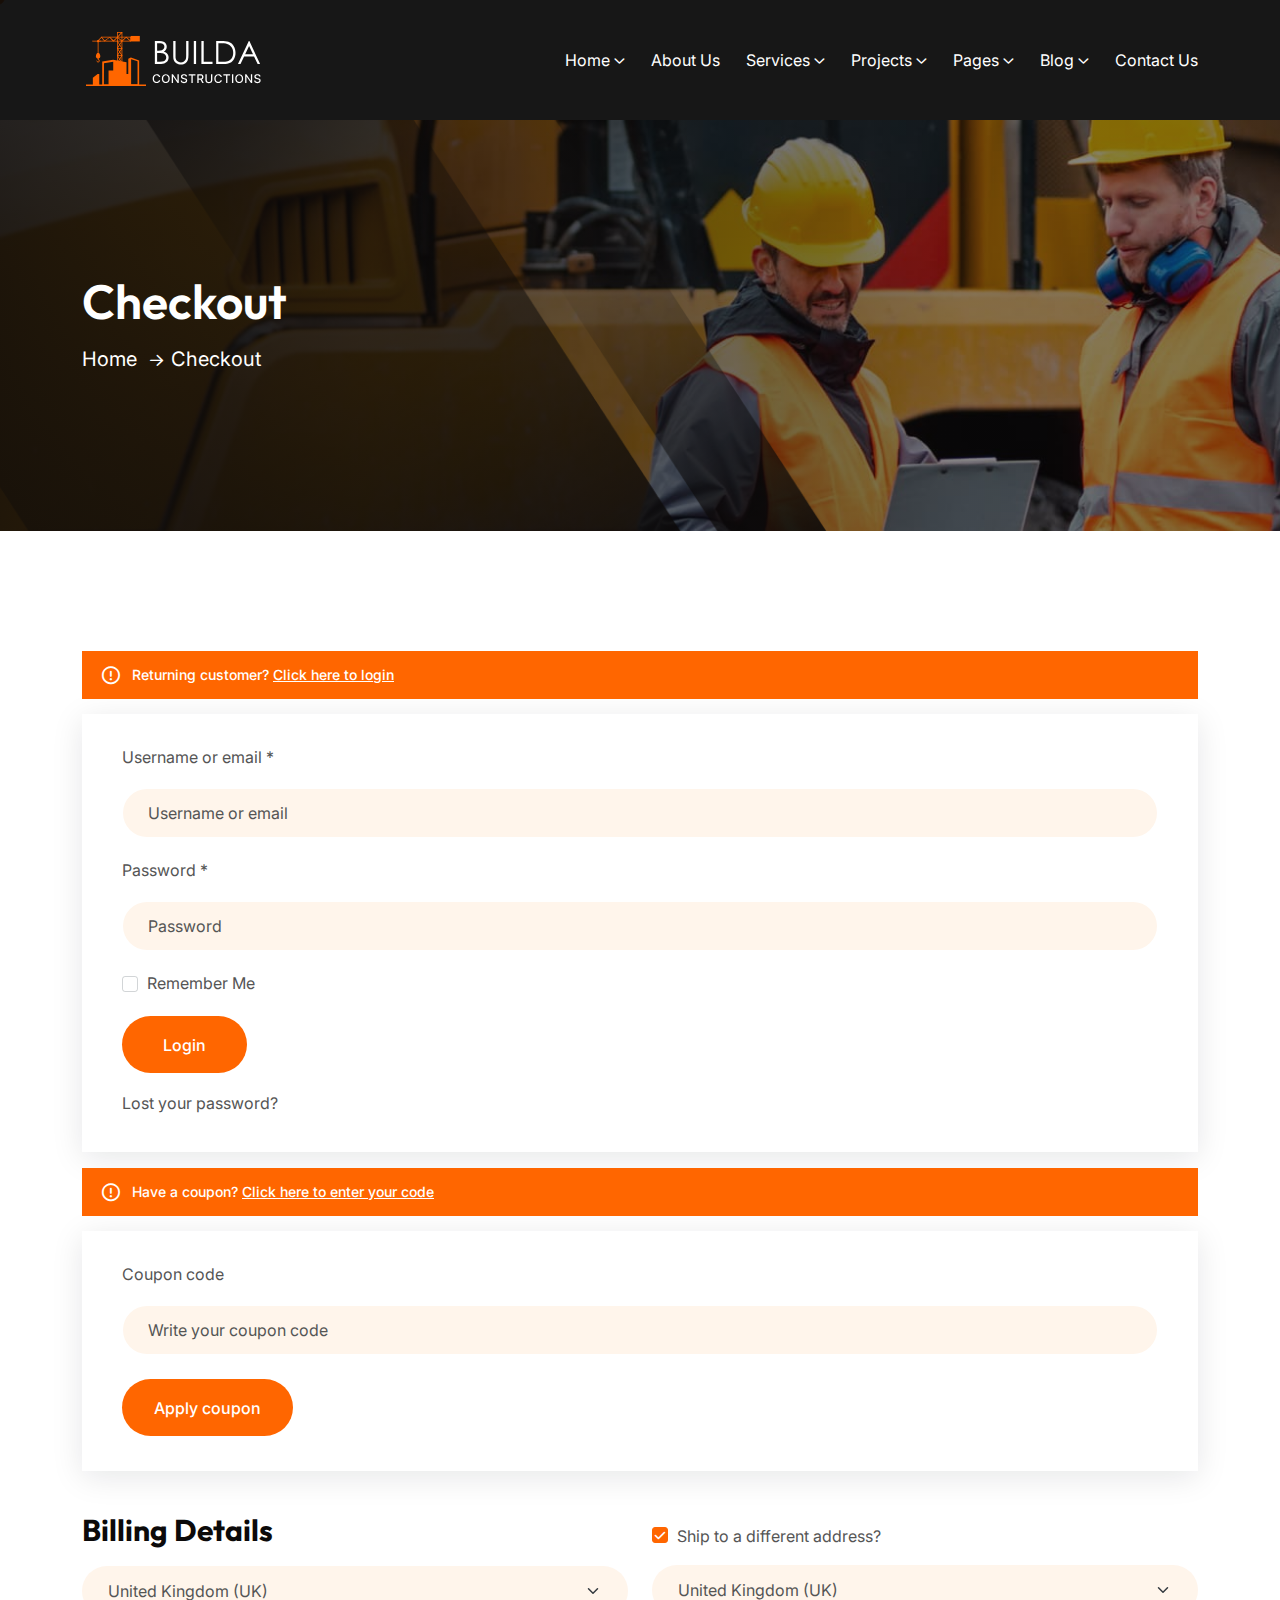
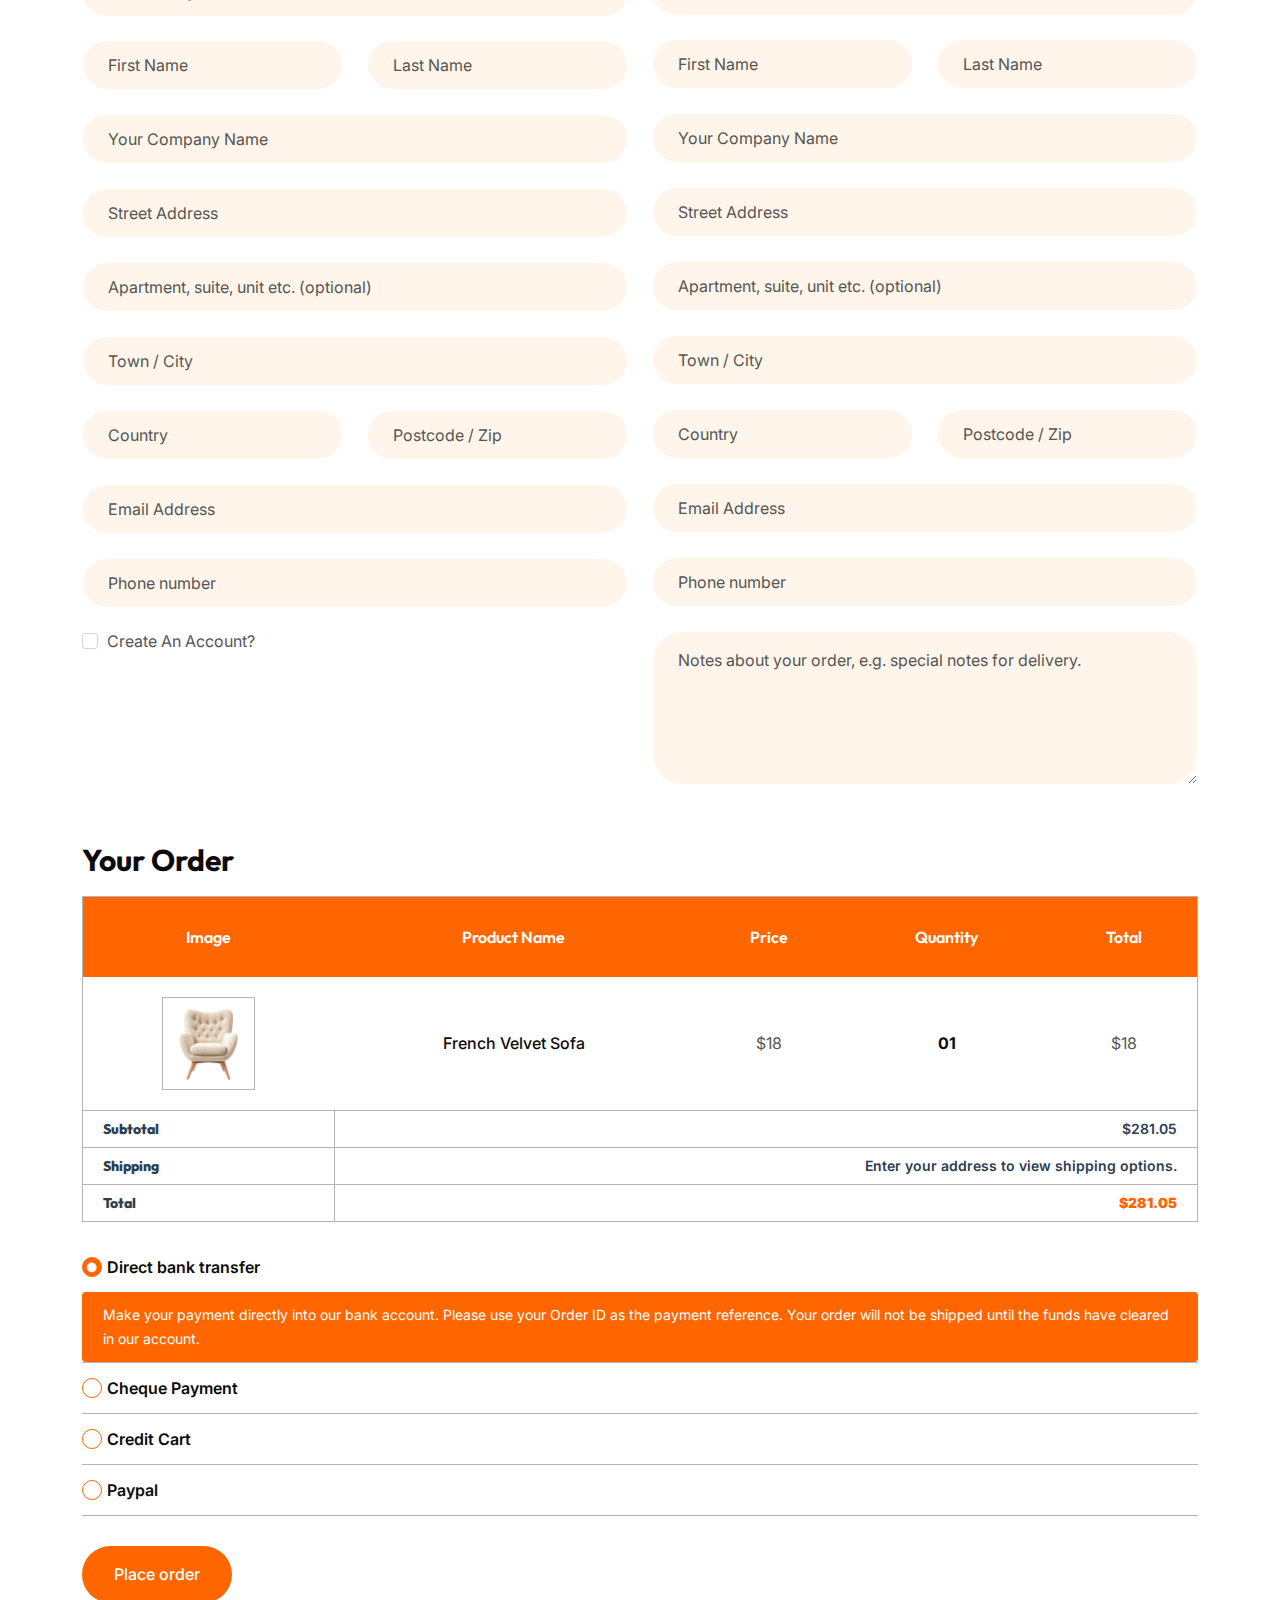
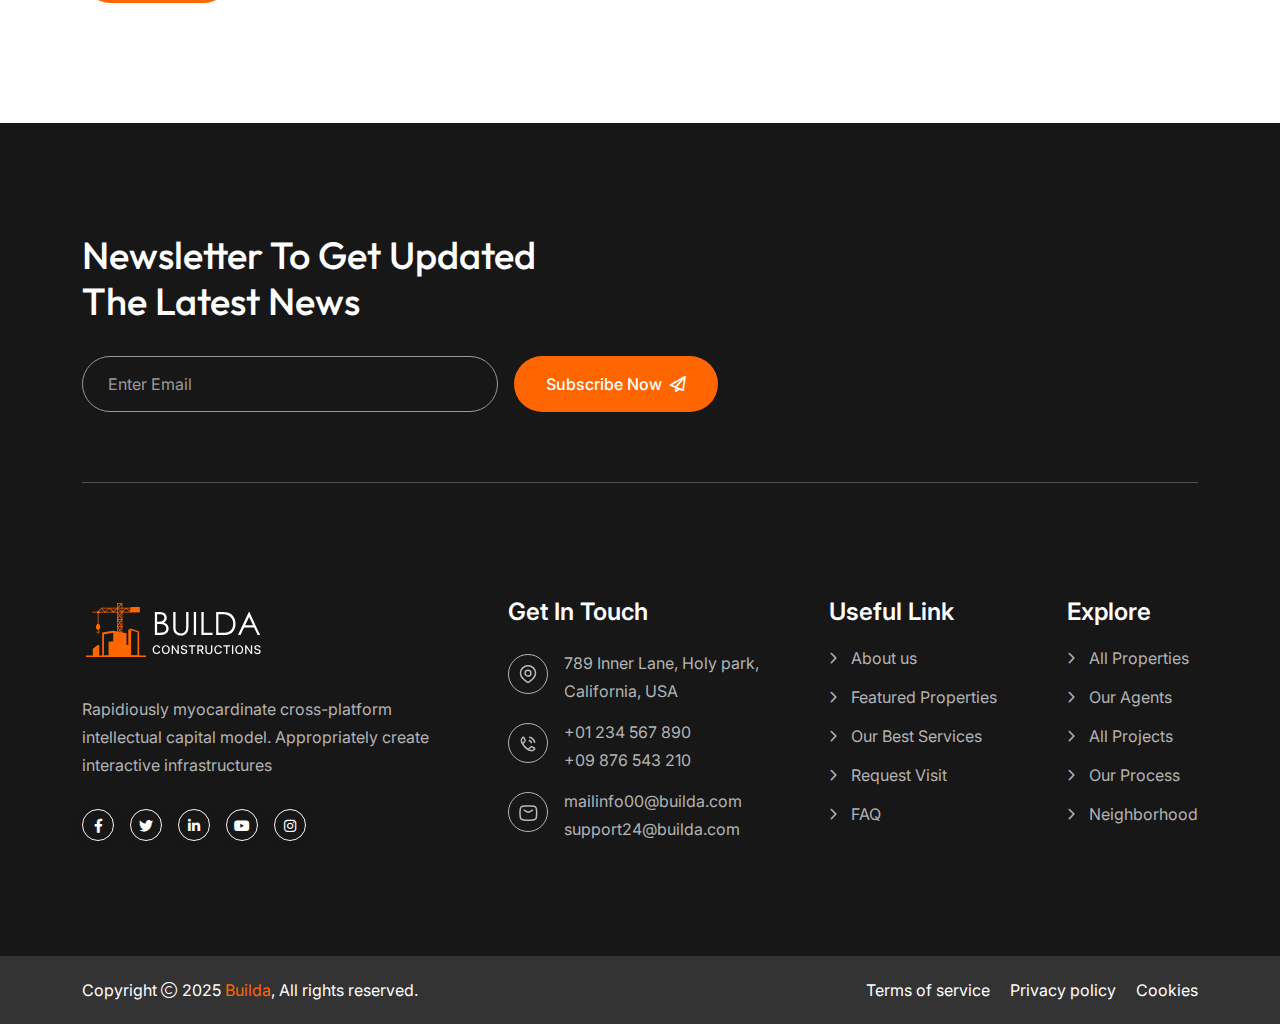
<file: checkout.html>
<!doctype html><html class="no-js" lang="zxx" dir="ltr">
<!-- Mirrored from html.themehour.net/builda/demo/checkout.html by HTTrack Website Copier/3.x [XR&CO'2014], Thu, 18 Sep 2025 06:47:52 GMT -->
<head><meta charset="utf-8"><meta http-equiv="x-ua-compatible" content="ie=edge"><title>Builda - Construction Services & Architecture HTML Template - Checkout</title><meta name="author" content="Builda"><meta name="description" content="Builda - Construction Services & Architecture HTML Template"><meta name="keywords" content="Builda - Construction Services & Architecture HTML Template"><meta name="robots" content="INDEX,FOLLOW"><meta name="viewport" content="width=device-width,initial-scale=1,shrink-to-fit=no"><link rel="apple-touch-icon" sizes="57x57" href="assets/img/favicons/apple-icon-57x57.png"><link rel="apple-touch-icon" sizes="60x60" href="assets/img/favicons/apple-icon-60x60.png"><link rel="apple-touch-icon" sizes="72x72" href="assets/img/favicons/apple-icon-72x72.png"><link rel="apple-touch-icon" sizes="76x76" href="assets/img/favicons/apple-icon-76x76.png"><link rel="apple-touch-icon" sizes="114x114" href="assets/img/favicons/apple-icon-114x114.png"><link rel="apple-touch-icon" sizes="120x120" href="assets/img/favicons/apple-icon-120x120.png"><link rel="apple-touch-icon" sizes="144x144" href="assets/img/favicons/apple-icon-144x144.png"><link rel="apple-touch-icon" sizes="152x152" href="assets/img/favicons/apple-icon-152x152.png"><link rel="apple-touch-icon" sizes="180x180" href="assets/img/favicons/apple-icon-180x180.png"><link rel="icon" type="image/png" sizes="192x192" href="assets/img/favicons/android-icon-192x192.png"><link rel="icon" type="image/png" sizes="32x32" href="assets/img/favicons/favicon-32x32.png"><link rel="icon" type="image/png" sizes="96x96" href="assets/img/favicons/favicon-96x96.png"><link rel="icon" type="image/png" sizes="16x16" href="assets/img/favicons/favicon-16x16.png"><link rel="manifest" href="assets/img/favicons/manifest.json"><meta name="msapplication-TileColor" content="#ffffff"><meta name="msapplication-TileImage" content="assets/img/favicons/ms-icon-144x144.png"><meta name="theme-color" content="#ffffff"><link rel="preconnect" href="https://fonts.googleapis.com/"><link rel="preconnect" href="https://fonts.gstatic.com/" crossorigin><link href="https://fonts.googleapis.com/css2?family=Inter:wght@100..900&amp;family=Outfit:wght@100..900&amp;display=swap" rel="stylesheet"><link rel="stylesheet" href="assets/css/bootstrap.min.css"><link rel="stylesheet" href="assets/css/fontawesome.min.css"><link rel="stylesheet" href="assets/css/app.min.css"><link rel="stylesheet" href="assets/css/style.css"></head><body class=""><div class="cursor-follower"></div><div class="slider-drag-cursor"><i class="fas fa-angle-left me-2"></i> DRAG <i class="fas fa-angle-right ms-2"></i></div><div class="preloader"><button class="th-btn preloaderCls">Cancel Preloader</button><div class="preloader-inner"><div class="mb-4"><img src="assets/img/logo-icon.svg" alt="img"></div><span class="loader">BUILDA <span class="loading-text">BUILDA</span></span></div></div><div class="th-menu-wrapper onepage-nav"><div class="th-menu-area text-center"><button class="th-menu-toggle"><i class="fal fa-times"></i></button><div class="mobile-logo"><a href="index.html"><img src="assets/img/logo-white.svg" alt="Builda"></a></div><div class="th-mobile-menu allow-natural-scroll"><ul><li class="menu-item-has-children"><a href="index.html">Home</a><ul class="sub-menu"><li class="menu-item-has-children"><a href="#">Multipage</a><ul class="sub-menu"><li><a href="index.html">Commercial Construction</a></li><li><a href="home-2.html">Modern Construction</a></li><li><a href="home-3.html">Industrial Solutions</a></li><li><a href="home-4.html">Civil Engineering</a></li><li><a href="home-5.html">Classic Construction</a></li><li><a href="home-6.html">Construction Company</a></li><li><a href="home-7.html">Residential Projects</a></li><li><a href="home-8.html">Renovation Services</a></li><li><a href="home-9.html">Modern Architecture</a></li><li><a href="home-10.html">Sustainable Architecture</a></li></ul></li><li class="menu-item-has-children"><a href="#">Onepage</a><ul class="sub-menu"><li><a href="home-1-op.html">Commercial Construction</a></li><li><a href="home-2-op.html">Modern Construction</a></li><li><a href="home-3-op.html">Industrial Solutions</a></li><li><a href="home-4-op.html">Civil Engineering</a></li><li><a href="home-5-op.html">Classic Construction</a></li><li><a href="home-6-op.html">Construction Company</a></li><li><a href="home-7-op.html">Residential Projects</a></li><li><a href="home-8-op.html">Renovation Services</a></li><li><a href="home-9-op.html">Modern Architecture</a></li><li><a href="home-10-op.html">Sustainable Architecture</a></li></ul></li></ul></li><li><a href="about.html">About Us</a></li><li class="menu-item-has-children"><a href="service.html">Service</a><ul class="sub-menu"><li><a href="service.html">Service</a></li><li><a href="service-details.html">Service Details</a></li></ul></li><li class="menu-item-has-children"><a href="project.html">Project</a><ul class="sub-menu"><li><a href="project.html">Project</a></li><li><a href="project-details.html">Project Details</a></li></ul></li><li class="menu-item-has-children"><a href="#">Pages</a><ul class="sub-menu"><li><a href="team.html">Team Page</a></li><li><a href="team-details.html">Team Details</a></li><li><a href="pricing.html">Pricing Page</a></li><li class="menu-item-has-children"><a href="shop.html">Shop Page</a><ul class="sub-menu"><li><a href="shop.html">Shop Page</a></li><li><a href="shop-details.html">Shop Details</a></li><li><a href="cart.html">Cart Page</a></li><li><a href="checkout.html">Checkout Page</a></li><li><a href="wishlist.html">Wistlist Page</a></li></ul></li><li><a href="appointment.html">Appointment</a></li><li><a href="faq.html">Faq</a></li><li><a href="testimonial.html">Testimonial</a></li><li><a href="error.html">Error Page</a></li></ul></li><li class="menu-item-has-children"><a href="blog.html">Blog</a><ul class="sub-menu"><li><a href="blog.html">Blog Page</a></li><li><a href="blog-details.html">Blog Details</a></li></ul></li><li><a href="contact.html">Contact Us</a></li></ul></div></div></div><div class="sidemenu-wrapper sidemenu-info d-none d-lg-block"><div class="sidemenu-content"><button class="closeButton sideMenuCls"><i class="far fa-times"></i></button><div class="widget"><div class="th-widget-about"><div class="about-logo"><a href="index.html"><img src="assets/img/logo.svg" alt="Builda"></a></div><p class="about-text">Rapidiously myocardinate cross-platform intellectual capital model. Appropriately create interactive infrastructures</p></div></div><div class="widget"><h3 class="widget_title">Get In Touch</h3><div class="th-widget-contact"><div class="info-box_text"><div class="icon"><img src="assets/img/icon/location-dot.svg" alt="img"></div><div class="details"><p>789 Inner Lane, Holy park,</p><p>California, USA</p></div></div><div class="info-box_text"><div class="icon"><img src="assets/img/icon/phone.svg" alt="img"></div><div class="details"><p><a href="tel:+0123456789" class="info-box_link">+01 234 567 890</a></p><p><a href="tel:+09876543210" class="info-box_link">+09 876 543 210</a></p></div></div><div class="info-box_text"><div class="icon"><img src="assets/img/icon/envelope.svg" alt="img"></div><div class="details"><p><a href="mailto:mailinfo00@builda.com" class="info-box_link">mailinfo00@builda.com</a></p><p><a href="mailto:support24@builda.com" class="info-box_link">support24@builda.com</a></p></div></div></div></div><div class="widget newsletter-widget"><h3 class="widget_title">Subscribe Now</h3><form class="newsletter-form"><div class="form-group"><input class="form-control" type="email" placeholder="Email Address" required=""> <button type="submit" class="th-btn"><i class="far fa-paper-plane text-theme"></i></button></div></form><div class="th-social style2"><a href="https://www.facebook.com/"><i class="fab fa-facebook-f"></i></a> <a href="https://www.twitter.com/"><i class="fab fa-twitter"></i></a> <a href="https://www.linkedin.com/"><i class="fab fa-linkedin-in"></i></a> <a href="https://www.behance.com/"><i class="fab fa-behance"></i></a> <a href="https://www.vimeo.com/"><i class="fab fa-vimeo-v"></i></a></div></div></div></div><header class="th-header header-default"><div class="sticky-wrapper"><div class="menu-area"><div class="container"><div class="row align-items-center justify-content-between"><div class="col-auto"><div class="header-logo"><a href="index.html"><img src="assets/img/logo-white.svg" alt="Builda"></a></div></div><div class="col-auto"><nav class="main-menu d-none d-lg-inline-block"><ul><li class="menu-item-has-children"><a href="index.html">Home</a><ul class="mega-menu mega-menu-content allow-natural-scroll"><li><div class="container"><div class="row gy-4"><div class="col-lg-3"><div class="mega-menu-box"><div class="mega-menu-img"><img src="assets/img/pages/home-5.jpg" alt="Home"><div class="btn-wrap"><a href="index.html" class="th-btn style-border">Multipage</a> <a href="home-1-op.html" class="th-btn style-border">Onepage</a></div></div><h3 class="mega-menu-title"><a href="index.html">Commercial Construction</a></h3></div></div><div class="col-lg-3"><div class="mega-menu-box"><div class="mega-menu-img"><img src="assets/img/pages/home-4.jpg" alt="Home"><div class="btn-wrap"><a href="home-2.html" class="th-btn style-border">Multipage</a> <a href="home-2-op.html" class="th-btn style-border">Onepage</a></div></div><h3 class="mega-menu-title"><a href="home-2.html">Modern Construction</a></h3></div></div><div class="col-lg-3"><div class="mega-menu-box"><div class="mega-menu-img"><img src="assets/img/pages/home-7.jpg" alt="Home"><div class="btn-wrap"><a href="home-3.html" class="th-btn style-border">Multipage</a> <a href="home-3-op.html" class="th-btn style-border">Onepage</a></div></div><h3 class="mega-menu-title"><a href="home-3.html">Industrial Solutions</a></h3></div></div><div class="col-lg-3"><div class="mega-menu-box"><div class="mega-menu-img"><img src="assets/img/pages/home-3.jpg" alt="Home"><div class="btn-wrap"><a href="home-4.html" class="th-btn style-border">Multipage</a> <a href="home-4-op.html" class="th-btn style-border">Onepage</a></div></div><h3 class="mega-menu-title"><a href="home-4.html">Civil Engineering</a></h3></div></div><div class="col-lg-3"><div class="mega-menu-box"><div class="mega-menu-img"><img src="assets/img/pages/index.jpg" alt="Home"><div class="btn-wrap"><a href="home-5.html" class="th-btn style-border">Multipage</a> <a href="home-5-op.html" class="th-btn style-border">Onepage</a></div></div><h3 class="mega-menu-title"><a href="home-5.html">Classic Construction</a></h3></div></div><div class="col-lg-3"><div class="mega-menu-box"><div class="mega-menu-img"><img src="assets/img/pages/home-2.jpg" alt="Home"><div class="btn-wrap"><a href="home-6.html" class="th-btn style-border">Multipage</a> <a href="home-6-op.html" class="th-btn style-border">Onepage</a></div></div><h3 class="mega-menu-title"><a href="home-6.html">Construction Company</a></h3></div></div><div class="col-lg-3"><div class="mega-menu-box"><div class="mega-menu-img"><img src="assets/img/pages/home-6.jpg" alt="Home"><div class="btn-wrap"><a href="home-7.html" class="th-btn style-border">Multipage</a> <a href="home-7-op.html" class="th-btn style-border">Onepage</a></div></div><h3 class="mega-menu-title"><a href="home-7.html">Residential Projects</a></h3></div></div><div class="col-lg-3"><div class="mega-menu-box"><div class="mega-menu-img"><img src="assets/img/pages/home-8.jpg" alt="Home"><div class="btn-wrap"><a href="home-8.html" class="th-btn style-border">Multipage</a> <a href="home-8-op.html" class="th-btn style-border">Onepage</a></div></div><h3 class="mega-menu-title"><a href="home-8.html">Renovation Services</a></h3></div></div><div class="col-lg-3"><div class="mega-menu-box"><div class="mega-menu-img"><img src="assets/img/pages/home-9.jpg" alt="Home"><div class="btn-wrap"><a href="home-9.html" class="th-btn style-border">Multipage</a> <a href="home-9-op.html" class="th-btn style-border">Onepage</a></div></div><h3 class="mega-menu-title"><a href="home-9.html">Modern Architecture</a></h3></div></div><div class="col-lg-3"><div class="mega-menu-box"><div class="mega-menu-img"><img src="assets/img/pages/home-10.jpg" alt="Home"><div class="btn-wrap"><a href="home-10.html" class="th-btn style-border">Multipage</a> <a href="home-10-op.html" class="th-btn style-border">Onepage</a></div></div><h3 class="mega-menu-title"><a href="home-10.html">Sustainable Architecture</a></h3></div></div></div></div></li></ul></li><li><a href="about.html">About Us</a></li><li class="menu-item-has-children"><a href="service.html">Services</a><ul class="sub-menu"><li><a href="service.html">Service</a></li><li><a href="service-details.html">Service Details</a></li></ul></li><li class="menu-item-has-children"><a href="project.html">Projects</a><ul class="sub-menu"><li><a href="project.html">Projects</a></li><li><a href="project-details.html">Project Details</a></li></ul></li><li class="menu-item-has-children"><a href="#">Pages</a><ul class="sub-menu"><li><a href="team.html">Team Page</a></li><li><a href="team-details.html">Team Details</a></li><li><a href="pricing.html">Pricing Page</a></li><li><a href="appointment.html">Appointment</a></li><li><a href="faq.html">Faq Page</a></li><li><a href="testimonial.html">Testimonial</a></li><li class="menu-item-has-children"><a href="shop.html">Shop Page</a><ul class="sub-menu"><li><a href="shop.html">Shop Page</a></li><li><a href="shop-details.html">Shop Details</a></li><li><a href="cart.html">Cart Page</a></li><li><a href="checkout.html">Checkout Page</a></li><li><a href="wishlist.html">Wistlist Page</a></li></ul></li><li><a href="error.html">Error Page</a></li></ul></li><li class="menu-item-has-children"><a href="blog.html">Blog</a><ul class="sub-menu"><li><a href="blog.html">Blog Page</a></li><li><a href="blog-details.html">Blog Details</a></li></ul></li><li><a href="contact.html">Contact Us</a></li></ul></nav><div class="header-button d-flex d-lg-none"><button type="button" class="th-menu-toggle sidebar-btn bg-transparent"><span class="line"></span> <span class="line"></span> <span class="line"></span></button></div></div><div class="col-auto d-none d-xxl-block"><div class="header-button"><a href="contact.html" class="th-btn style4 th-btn-icon">GET A QUOTE</a> <button type="button" class="simple-icon sideMenuInfo sidebar-btn"><span class="line"></span> <span class="line"></span> <span class="line"></span></button></div></div></div></div></div></div></header><div class="breadcumb-wrapper" data-bg-src="assets/img/bg/breadcumb-bg.jpg"><div class="breadcumb-overlay" data-bg-src="assets/img/bg/breadcumb-bg-overlay.png"></div><div class="container"><div class="row"><div class="col-12"><div class="breadcumb-content"><h1 class="breadcumb-title">Checkout</h1><ul class="breadcumb-menu"><li><a href="index.html">Home</a></li><li>Checkout</li></ul></div></div></div></div></div><div class="th-checkout-wrapper space-top space-extra-bottom"><div class="container"><div class="woocommerce-form-login-toggle"><div class="woocommerce-info">Returning customer? <a href="#" class="showlogin">Click here to login</a></div></div><div class="row"><div class="col-12"><form action="#" class="woocommerce-form-login mb-3"><div class="form-group"><label>Username or email *</label> <input type="text" class="form-control" placeholder="Username or email"></div><div class="form-group"><label>Password *</label> <input type="text" class="form-control" placeholder="Password"></div><div class="form-group"><div class="custom-checkbox"><input type="checkbox" id="remembermylogin"> <label for="remembermylogin">Remember Me</label></div></div><div class="form-group"><button type="submit" class="th-btn">Login</button><p class="mt-3 mb-0"><a class="text-reset" href="#">Lost your password?</a></p></div></form></div></div><div class="woocommerce-form-coupon-toggle"><div class="woocommerce-info">Have a coupon? <a href="#" class="showcoupon">Click here to enter your code</a></div></div><div class="row"><div class="col-12"><form action="#" class="woocommerce-form-coupon"><div class="form-group"><label>Coupon code</label> <input type="text" class="form-control" placeholder="Write your coupon code"></div><div class="form-group"><button type="submit" class="th-btn">Apply coupon</button></div></form></div></div><form action="#" class="woocommerce-checkout mt-40"><div class="row"><div class="col-lg-6"><h2 class="h4">Billing Details</h2><div class="row"><div class="col-12 form-group"><select class="form-select"><option>United Kingdom (UK)</option><option>United State (US)</option><option>Equatorial Guinea (GQ)</option><option>Australia (AU)</option><option>Germany (DE)</option></select></div><div class="col-md-6 form-group"><input type="text" class="form-control" placeholder="First Name"></div><div class="col-md-6 form-group"><input type="text" class="form-control" placeholder="Last Name"></div><div class="col-12 form-group"><input type="text" class="form-control" placeholder="Your Company Name"></div><div class="col-12 form-group"><input type="text" class="form-control" placeholder="Street Address"> <input type="text" class="form-control" placeholder="Apartment, suite, unit etc. (optional)"></div><div class="col-12 form-group"><input type="text" class="form-control" placeholder="Town / City"></div><div class="col-md-6 form-group"><input type="text" class="form-control" placeholder="Country"></div><div class="col-md-6 form-group"><input type="text" class="form-control" placeholder="Postcode / Zip"></div><div class="col-12 form-group"><input type="text" class="form-control" placeholder="Email Address"> <input type="text" class="form-control" placeholder="Phone number"></div><div class="col-12 form-group"><input type="checkbox" id="accountNewCreate"> <label for="accountNewCreate">Create An Account?</label></div></div></div><div class="col-lg-6"><p id="ship-to-different-address"><input id="ship-to-different-address-checkbox" type="checkbox" name="ship_to_different_address" value="1" checked="checked"> <label for="ship-to-different-address-checkbox">Ship to a different address? <span class="checkmark"></span></label></p><div class="shipping_address"><div class="row"><div class="col-12 form-group"><select class="form-select"><option>United Kingdom (UK)</option><option>United State (US)</option><option>Equatorial Guinea (GQ)</option><option>Australia (AU)</option><option>Germany (DE)</option></select></div><div class="col-md-6 form-group"><input type="text" class="form-control" placeholder="First Name"></div><div class="col-md-6 form-group"><input type="text" class="form-control" placeholder="Last Name"></div><div class="col-12 form-group"><input type="text" class="form-control" placeholder="Your Company Name"></div><div class="col-12 form-group"><input type="text" class="form-control" placeholder="Street Address"> <input type="text" class="form-control" placeholder="Apartment, suite, unit etc. (optional)"></div><div class="col-12 form-group"><input type="text" class="form-control" placeholder="Town / City"></div><div class="col-md-6 form-group"><input type="text" class="form-control" placeholder="Country"></div><div class="col-md-6 form-group"><input type="text" class="form-control" placeholder="Postcode / Zip"></div><div class="col-12 form-group"><input type="text" class="form-control" placeholder="Email Address"> <input type="text" class="form-control" placeholder="Phone number"></div></div></div><div class="col-12 form-group"><textarea cols="20" rows="5" class="form-control" placeholder="Notes about your order, e.g. special notes for delivery."></textarea></div></div></div></form><h4 class="mt-4 pt-lg-2">Your Order</h4><form action="#" class="woocommerce-cart-form"><table class="cart_table mb-20"><thead><tr><th class="cart-col-image">Image</th><th class="cart-col-productname">Product Name</th><th class="cart-col-price">Price</th><th class="cart-col-quantity">Quantity</th><th class="cart-col-total">Total</th></tr></thead><tbody><tr class="cart_item"><td data-title="Product"><a class="cart-productimage" href="shop-details.html"><img width="91" height="91" src="assets/img/product/product_thumb_1_1.png" alt="Image"></a></td><td data-title="Name"><a class="cart-productname" href="shop-details.html">French Velvet Sofa</a></td><td data-title="Price"><span class="amount"><bdi><span>$</span>18</bdi></span></td><td data-title="Quantity"><strong class="product-quantity">01</strong></td><td data-title="Total"><span class="amount"><bdi><span>$</span>18</bdi></span></td></tr></tbody><tfoot class="checkout-ordertable"><tr class="cart-subtotal"><th>Subtotal</th><td data-title="Subtotal" colspan="4"><span class="woocommerce-Price-amount amount"><bdi><span class="woocommerce-Price-currencySymbol">$</span>281.05</bdi></span></td></tr><tr class="woocommerce-shipping-totals shipping"><th>Shipping</th><td data-title="Shipping" colspan="4">Enter your address to view shipping options.</td></tr><tr class="order-total"><th>Total</th><td data-title="Total" colspan="4"><strong><span class="woocommerce-Price-amount amount"><bdi><span class="woocommerce-Price-currencySymbol">$</span>281.05</bdi></span></strong></td></tr></tfoot></table></form><div class="mt-lg-3 mb-30"><div class="woocommerce-checkout-payment"><ul class="wc_payment_methods payment_methods methods"><li class="wc_payment_method payment_method_bacs"><input id="payment_method_bacs" type="radio" class="input-radio" name="payment_method" value="bacs" checked="checked"> <label for="payment_method_bacs">Direct bank transfer</label><div class="payment_box payment_method_bacs"><p>Make your payment directly into our bank account. Please use your Order ID as the payment reference. Your order will not be shipped until the funds have cleared in our account.</p></div></li><li class="wc_payment_method payment_method_cheque"><input id="payment_method_cheque" type="radio" class="input-radio" name="payment_method" value="cheque"> <label for="payment_method_cheque">Cheque Payment</label><div class="payment_box payment_method_cheque"><p>Please send a check to Store Name, Store Street, Store Town, Store State / County, Store Postcode.</p></div></li><li class="wc_payment_method payment_method_cod"><input id="payment_method_cod" type="radio" class="input-radio" name="payment_method"> <label for="payment_method_cod">Credit Cart</label><div class="payment_box payment_method_cod"><p>Pay with cash upon delivery.</p></div></li><li class="wc_payment_method payment_method_paypal"><input id="payment_method_paypal" type="radio" class="input-radio" name="payment_method" value="paypal"> <label for="payment_method_paypal">Paypal</label><div class="payment_box payment_method_paypal"><p>Pay via PayPal; you can pay with your credit card if you don’t have a PayPal account.</p></div></li></ul><div class="form-row place-order"><button type="submit" class="th-btn">Place order</button></div></div></div></div></div><footer class="footer-wrapper footer-default bg-black2"><div class="container"><div class="footer-wrap space-top"><div class="newsletter-wrap"><h5 class="newsletter-title text-white">Newsletter To Get Updated The Latest News</h5><form action="#" class="newsletter-form"><div class="form-group"><input type="text" class="form-control" placeholder="Enter Email"></div><button class="th-btn">Subscribe Now <i class="far fa-paper-plane"></i></button></form></div><div class="widget-area"><div class="row justify-content-between"><div class="col-md-6 col-xl-4"><div class="widget footer-widget"><div class="th-widget-about"><div class="about-logo"><a href="index.html"><img src="assets/img/logo-white.svg" alt="Builda"></a></div><p class="about-text">Rapidiously myocardinate cross-platform intellectual capital model. Appropriately create interactive infrastructures</p><div class="th-social style5"><a href="https://www.facebook.com/"><i class="fab fa-facebook-f"></i></a> <a href="https://www.twitter.com/"><i class="fab fa-twitter"></i></a> <a href="https://www.linkedin.com/"><i class="fab fa-linkedin-in"></i></a> <a href="https://www.youtube.com/"><i class="fab fa-youtube"></i></a> <a href="https://www.instagram.com/"><i class="fab fa-instagram"></i></a></div></div></div></div><div class="col-md-6 col-xl-auto"><div class="widget footer-widget"><h3 class="widget_title">Get In Touch</h3><div class="th-widget-contact"><div class="info-box_text"><div class="icon"><img src="assets/img/icon/location-dot.svg" alt="img"></div><div class="details"><p>789 Inner Lane, Holy park,</p><p>California, USA</p></div></div><div class="info-box_text"><div class="icon"><img src="assets/img/icon/phone.svg" alt="img"></div><div class="details"><p><a href="tel:+0123456789" class="info-box_link">+01 234 567 890</a></p><p><a href="tel:+09876543210" class="info-box_link">+09 876 543 210</a></p></div></div><div class="info-box_text"><div class="icon"><img src="assets/img/icon/envelope.svg" alt="img"></div><div class="details"><p><a href="mailto:mailinfo00@builda.com" class="info-box_link">mailinfo00@builda.com</a></p><p><a href="mailto:support24@builda.com" class="info-box_link">support24@builda.com</a></p></div></div></div></div></div><div class="col-md-6 col-xl-auto"><div class="widget widget_nav_menu footer-widget"><h3 class="widget_title">Useful Link</h3><div class="menu-all-pages-container"><ul class="menu"><li><a href="about.html">About us</a></li><li><a href="service.html">Featured Properties</a></li><li><a href="service.html">Our Best Services</a></li><li><a href="contact.html">Request Visit</a></li><li><a href="contact.html">FAQ</a></li></ul></div></div></div><div class="col-md-6 col-xl-auto"><div class="widget widget_nav_menu footer-widget"><h3 class="widget_title">Explore</h3><div class="menu-all-pages-container"><ul class="menu"><li><a href="service.html">All Properties</a></li><li><a href="team.html">Our Agents</a></li><li><a href="service.html">All Projects</a></li><li><a href="about.html">Our Process</a></li><li><a href="contact.html">Neighborhood</a></li></ul></div></div></div></div></div></div></div><div class="copyright-wrap bg-gray"><div class="container"><div class="row gy-2 align-items-center"><div class="col-lg-6"><p class="copyright-text text-white">Copyright <i class="fal fa-copyright"></i> 2025 <a href="index.html">Builda</a>, All rights reserved.</p></div><div class="col-lg-6 text-center text-lg-end"><div class="footer-links"><ul><li><a href="contact.html">Terms of service</a></li><li><a href="contact.html">Privacy policy</a></li><li><a href="contact.html">Cookies</a></li></ul></div></div></div></div></div></footer><div class="scroll-top"><svg class="progress-circle svg-content" width="100%" height="100%" viewBox="-1 -1 102 102"><path d="M50,1 a49,49 0 0,1 0,98 a49,49 0 0,1 0,-98" style="transition: stroke-dashoffset 10ms linear 0s; stroke-dasharray: 307.919, 307.919; stroke-dashoffset: 307.919;"></path></svg></div><script src="assets/js/vendor/jquery-3.7.1.min.js"></script><script src="assets/js/app.min.js"></script><script src="assets/js/main.js"></script></body>
<!-- Mirrored from html.themehour.net/builda/demo/checkout.html by HTTrack Website Copier/3.x [XR&CO'2014], Thu, 18 Sep 2025 06:47:52 GMT -->
</html>
</file>
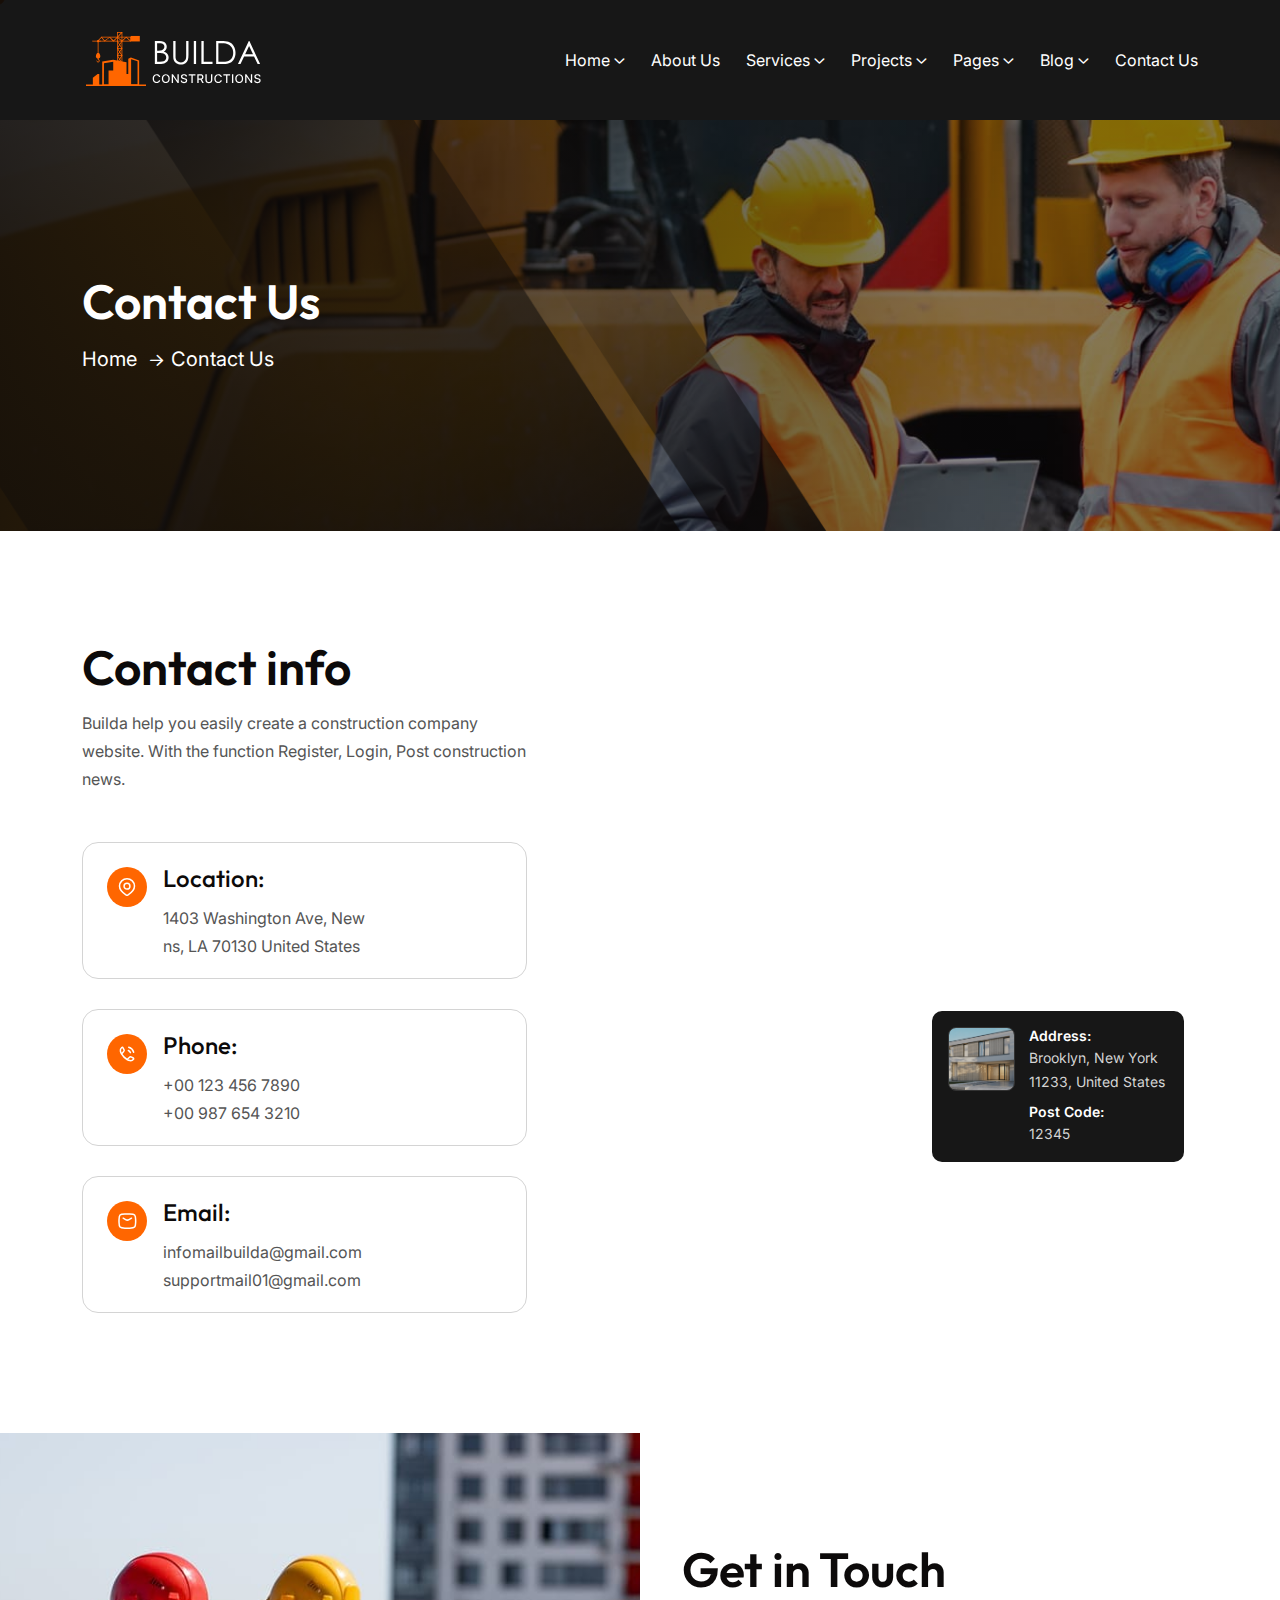
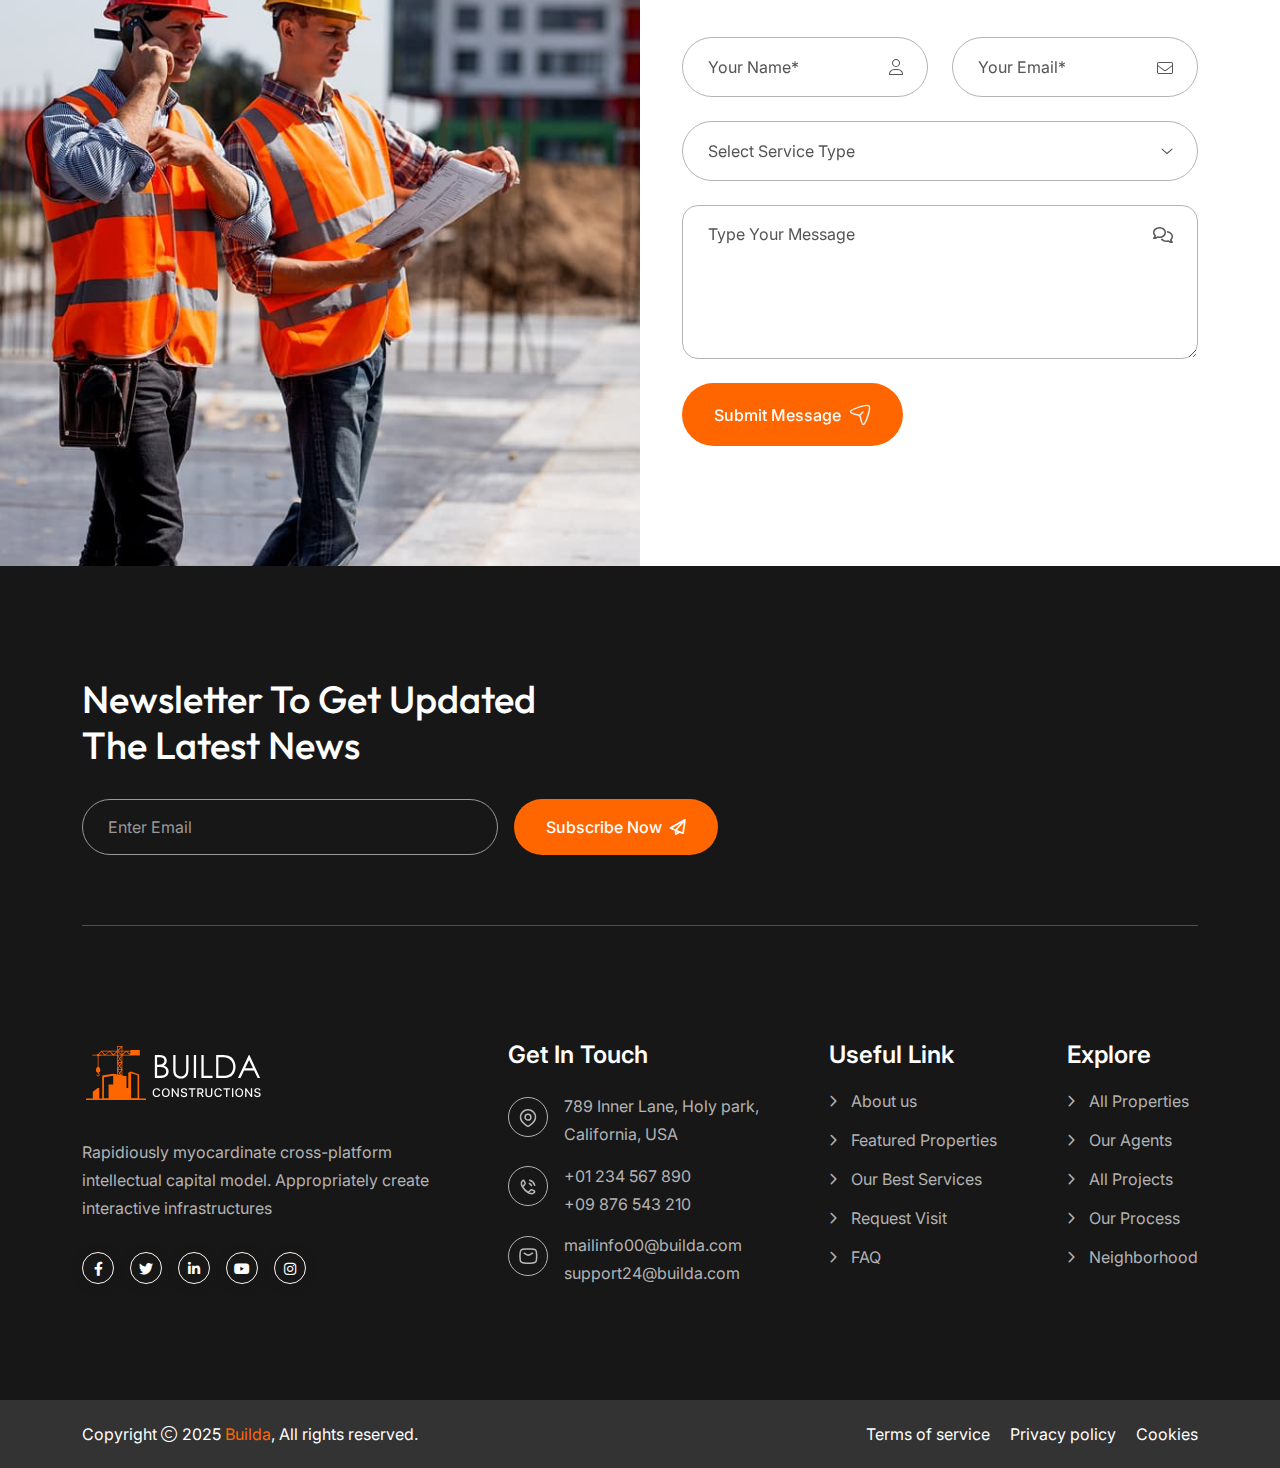
<file: contact.html>
<!doctype html><html class="no-js" lang="zxx" dir="ltr">
<!-- Mirrored from html.themehour.net/builda/demo/contact.html by HTTrack Website Copier/3.x [XR&CO'2014], Thu, 18 Sep 2025 06:47:56 GMT -->
<head><meta charset="utf-8"><meta http-equiv="x-ua-compatible" content="ie=edge"><title>Builda - Construction Services & Architecture HTML Template - Contact</title><meta name="author" content="Builda"><meta name="description" content="Builda - Construction Services & Architecture HTML Template"><meta name="keywords" content="Builda - Construction Services & Architecture HTML Template"><meta name="robots" content="INDEX,FOLLOW"><meta name="viewport" content="width=device-width,initial-scale=1,shrink-to-fit=no"><link rel="apple-touch-icon" sizes="57x57" href="assets/img/favicons/apple-icon-57x57.png"><link rel="apple-touch-icon" sizes="60x60" href="assets/img/favicons/apple-icon-60x60.png"><link rel="apple-touch-icon" sizes="72x72" href="assets/img/favicons/apple-icon-72x72.png"><link rel="apple-touch-icon" sizes="76x76" href="assets/img/favicons/apple-icon-76x76.png"><link rel="apple-touch-icon" sizes="114x114" href="assets/img/favicons/apple-icon-114x114.png"><link rel="apple-touch-icon" sizes="120x120" href="assets/img/favicons/apple-icon-120x120.png"><link rel="apple-touch-icon" sizes="144x144" href="assets/img/favicons/apple-icon-144x144.png"><link rel="apple-touch-icon" sizes="152x152" href="assets/img/favicons/apple-icon-152x152.png"><link rel="apple-touch-icon" sizes="180x180" href="assets/img/favicons/apple-icon-180x180.png"><link rel="icon" type="image/png" sizes="192x192" href="assets/img/favicons/android-icon-192x192.png"><link rel="icon" type="image/png" sizes="32x32" href="assets/img/favicons/favicon-32x32.png"><link rel="icon" type="image/png" sizes="96x96" href="assets/img/favicons/favicon-96x96.png"><link rel="icon" type="image/png" sizes="16x16" href="assets/img/favicons/favicon-16x16.png"><link rel="manifest" href="assets/img/favicons/manifest.json"><meta name="msapplication-TileColor" content="#ffffff"><meta name="msapplication-TileImage" content="assets/img/favicons/ms-icon-144x144.png"><meta name="theme-color" content="#ffffff"><link rel="preconnect" href="https://fonts.googleapis.com/"><link rel="preconnect" href="https://fonts.gstatic.com/" crossorigin><link href="https://fonts.googleapis.com/css2?family=Inter:wght@100..900&amp;family=Outfit:wght@100..900&amp;display=swap" rel="stylesheet"><link rel="stylesheet" href="assets/css/bootstrap.min.css"><link rel="stylesheet" href="assets/css/fontawesome.min.css"><link rel="stylesheet" href="assets/css/app.min.css"><link rel="stylesheet" href="assets/css/style.css"></head><body class=""><div class="cursor-follower"></div><div class="slider-drag-cursor"><i class="fas fa-angle-left me-2"></i> DRAG <i class="fas fa-angle-right ms-2"></i></div><div class="preloader"><button class="th-btn preloaderCls">Cancel Preloader</button><div class="preloader-inner"><div class="mb-4"><img src="assets/img/logo-icon.svg" alt="img"></div><span class="loader">BUILDA <span class="loading-text">BUILDA</span></span></div></div><div class="th-menu-wrapper onepage-nav"><div class="th-menu-area text-center"><button class="th-menu-toggle"><i class="fal fa-times"></i></button><div class="mobile-logo"><a href="index.html"><img src="assets/img/logo-white.svg" alt="Builda"></a></div><div class="th-mobile-menu allow-natural-scroll"><ul><li class="menu-item-has-children"><a href="index.html">Home</a><ul class="sub-menu"><li class="menu-item-has-children"><a href="#">Multipage</a><ul class="sub-menu"><li><a href="index.html">Commercial Construction</a></li><li><a href="home-2.html">Modern Construction</a></li><li><a href="home-3.html">Industrial Solutions</a></li><li><a href="home-4.html">Civil Engineering</a></li><li><a href="home-5.html">Classic Construction</a></li><li><a href="home-6.html">Construction Company</a></li><li><a href="home-7.html">Residential Projects</a></li><li><a href="home-8.html">Renovation Services</a></li><li><a href="home-9.html">Modern Architecture</a></li><li><a href="home-10.html">Sustainable Architecture</a></li></ul></li><li class="menu-item-has-children"><a href="#">Onepage</a><ul class="sub-menu"><li><a href="home-1-op.html">Commercial Construction</a></li><li><a href="home-2-op.html">Modern Construction</a></li><li><a href="home-3-op.html">Industrial Solutions</a></li><li><a href="home-4-op.html">Civil Engineering</a></li><li><a href="home-5-op.html">Classic Construction</a></li><li><a href="home-6-op.html">Construction Company</a></li><li><a href="home-7-op.html">Residential Projects</a></li><li><a href="home-8-op.html">Renovation Services</a></li><li><a href="home-9-op.html">Modern Architecture</a></li><li><a href="home-10-op.html">Sustainable Architecture</a></li></ul></li></ul></li><li><a href="about.html">About Us</a></li><li class="menu-item-has-children"><a href="service.html">Service</a><ul class="sub-menu"><li><a href="service.html">Service</a></li><li><a href="service-details.html">Service Details</a></li></ul></li><li class="menu-item-has-children"><a href="project.html">Project</a><ul class="sub-menu"><li><a href="project.html">Project</a></li><li><a href="project-details.html">Project Details</a></li></ul></li><li class="menu-item-has-children"><a href="#">Pages</a><ul class="sub-menu"><li><a href="team.html">Team Page</a></li><li><a href="team-details.html">Team Details</a></li><li><a href="pricing.html">Pricing Page</a></li><li class="menu-item-has-children"><a href="shop.html">Shop Page</a><ul class="sub-menu"><li><a href="shop.html">Shop Page</a></li><li><a href="shop-details.html">Shop Details</a></li><li><a href="cart.html">Cart Page</a></li><li><a href="checkout.html">Checkout Page</a></li><li><a href="wishlist.html">Wistlist Page</a></li></ul></li><li><a href="appointment.html">Appointment</a></li><li><a href="faq.html">Faq</a></li><li><a href="testimonial.html">Testimonial</a></li><li><a href="error.html">Error Page</a></li></ul></li><li class="menu-item-has-children"><a href="blog.html">Blog</a><ul class="sub-menu"><li><a href="blog.html">Blog Page</a></li><li><a href="blog-details.html">Blog Details</a></li></ul></li><li><a href="contact.html">Contact Us</a></li></ul></div></div></div><div class="sidemenu-wrapper sidemenu-info d-none d-lg-block"><div class="sidemenu-content"><button class="closeButton sideMenuCls"><i class="far fa-times"></i></button><div class="widget"><div class="th-widget-about"><div class="about-logo"><a href="index.html"><img src="assets/img/logo.svg" alt="Builda"></a></div><p class="about-text">Rapidiously myocardinate cross-platform intellectual capital model. Appropriately create interactive infrastructures</p></div></div><div class="widget"><h3 class="widget_title">Get In Touch</h3><div class="th-widget-contact"><div class="info-box_text"><div class="icon"><img src="assets/img/icon/location-dot.svg" alt="img"></div><div class="details"><p>789 Inner Lane, Holy park,</p><p>California, USA</p></div></div><div class="info-box_text"><div class="icon"><img src="assets/img/icon/phone.svg" alt="img"></div><div class="details"><p><a href="tel:+0123456789" class="info-box_link">+01 234 567 890</a></p><p><a href="tel:+09876543210" class="info-box_link">+09 876 543 210</a></p></div></div><div class="info-box_text"><div class="icon"><img src="assets/img/icon/envelope.svg" alt="img"></div><div class="details"><p><a href="mailto:mailinfo00@builda.com" class="info-box_link">mailinfo00@builda.com</a></p><p><a href="mailto:support24@builda.com" class="info-box_link">support24@builda.com</a></p></div></div></div></div><div class="widget newsletter-widget"><h3 class="widget_title">Subscribe Now</h3><form class="newsletter-form"><div class="form-group"><input class="form-control" type="email" placeholder="Email Address" required=""> <button type="submit" class="th-btn"><i class="far fa-paper-plane text-theme"></i></button></div></form><div class="th-social style2"><a href="https://www.facebook.com/"><i class="fab fa-facebook-f"></i></a> <a href="https://www.twitter.com/"><i class="fab fa-twitter"></i></a> <a href="https://www.linkedin.com/"><i class="fab fa-linkedin-in"></i></a> <a href="https://www.behance.com/"><i class="fab fa-behance"></i></a> <a href="https://www.vimeo.com/"><i class="fab fa-vimeo-v"></i></a></div></div></div></div><header class="th-header header-default"><div class="sticky-wrapper"><div class="menu-area"><div class="container"><div class="row align-items-center justify-content-between"><div class="col-auto"><div class="header-logo"><a href="index.html"><img src="assets/img/logo-white.svg" alt="Builda"></a></div></div><div class="col-auto"><nav class="main-menu d-none d-lg-inline-block"><ul><li class="menu-item-has-children"><a href="index.html">Home</a><ul class="mega-menu mega-menu-content allow-natural-scroll"><li><div class="container"><div class="row gy-4"><div class="col-lg-3"><div class="mega-menu-box"><div class="mega-menu-img"><img src="assets/img/pages/home-5.jpg" alt="Home"><div class="btn-wrap"><a href="index.html" class="th-btn style-border">Multipage</a> <a href="home-1-op.html" class="th-btn style-border">Onepage</a></div></div><h3 class="mega-menu-title"><a href="index.html">Commercial Construction</a></h3></div></div><div class="col-lg-3"><div class="mega-menu-box"><div class="mega-menu-img"><img src="assets/img/pages/home-4.jpg" alt="Home"><div class="btn-wrap"><a href="home-2.html" class="th-btn style-border">Multipage</a> <a href="home-2-op.html" class="th-btn style-border">Onepage</a></div></div><h3 class="mega-menu-title"><a href="home-2.html">Modern Construction</a></h3></div></div><div class="col-lg-3"><div class="mega-menu-box"><div class="mega-menu-img"><img src="assets/img/pages/home-7.jpg" alt="Home"><div class="btn-wrap"><a href="home-3.html" class="th-btn style-border">Multipage</a> <a href="home-3-op.html" class="th-btn style-border">Onepage</a></div></div><h3 class="mega-menu-title"><a href="home-3.html">Industrial Solutions</a></h3></div></div><div class="col-lg-3"><div class="mega-menu-box"><div class="mega-menu-img"><img src="assets/img/pages/home-3.jpg" alt="Home"><div class="btn-wrap"><a href="home-4.html" class="th-btn style-border">Multipage</a> <a href="home-4-op.html" class="th-btn style-border">Onepage</a></div></div><h3 class="mega-menu-title"><a href="home-4.html">Civil Engineering</a></h3></div></div><div class="col-lg-3"><div class="mega-menu-box"><div class="mega-menu-img"><img src="assets/img/pages/index.jpg" alt="Home"><div class="btn-wrap"><a href="home-5.html" class="th-btn style-border">Multipage</a> <a href="home-5-op.html" class="th-btn style-border">Onepage</a></div></div><h3 class="mega-menu-title"><a href="home-5.html">Classic Construction</a></h3></div></div><div class="col-lg-3"><div class="mega-menu-box"><div class="mega-menu-img"><img src="assets/img/pages/home-2.jpg" alt="Home"><div class="btn-wrap"><a href="home-6.html" class="th-btn style-border">Multipage</a> <a href="home-6-op.html" class="th-btn style-border">Onepage</a></div></div><h3 class="mega-menu-title"><a href="home-6.html">Construction Company</a></h3></div></div><div class="col-lg-3"><div class="mega-menu-box"><div class="mega-menu-img"><img src="assets/img/pages/home-6.jpg" alt="Home"><div class="btn-wrap"><a href="home-7.html" class="th-btn style-border">Multipage</a> <a href="home-7-op.html" class="th-btn style-border">Onepage</a></div></div><h3 class="mega-menu-title"><a href="home-7.html">Residential Projects</a></h3></div></div><div class="col-lg-3"><div class="mega-menu-box"><div class="mega-menu-img"><img src="assets/img/pages/home-8.jpg" alt="Home"><div class="btn-wrap"><a href="home-8.html" class="th-btn style-border">Multipage</a> <a href="home-8-op.html" class="th-btn style-border">Onepage</a></div></div><h3 class="mega-menu-title"><a href="home-8.html">Renovation Services</a></h3></div></div><div class="col-lg-3"><div class="mega-menu-box"><div class="mega-menu-img"><img src="assets/img/pages/home-9.jpg" alt="Home"><div class="btn-wrap"><a href="home-9.html" class="th-btn style-border">Multipage</a> <a href="home-9-op.html" class="th-btn style-border">Onepage</a></div></div><h3 class="mega-menu-title"><a href="home-9.html">Modern Architecture</a></h3></div></div><div class="col-lg-3"><div class="mega-menu-box"><div class="mega-menu-img"><img src="assets/img/pages/home-10.jpg" alt="Home"><div class="btn-wrap"><a href="home-10.html" class="th-btn style-border">Multipage</a> <a href="home-10-op.html" class="th-btn style-border">Onepage</a></div></div><h3 class="mega-menu-title"><a href="home-10.html">Sustainable Architecture</a></h3></div></div></div></div></li></ul></li><li><a href="about.html">About Us</a></li><li class="menu-item-has-children"><a href="service.html">Services</a><ul class="sub-menu"><li><a href="service.html">Service</a></li><li><a href="service-details.html">Service Details</a></li></ul></li><li class="menu-item-has-children"><a href="project.html">Projects</a><ul class="sub-menu"><li><a href="project.html">Projects</a></li><li><a href="project-details.html">Project Details</a></li></ul></li><li class="menu-item-has-children"><a href="#">Pages</a><ul class="sub-menu"><li><a href="team.html">Team Page</a></li><li><a href="team-details.html">Team Details</a></li><li><a href="pricing.html">Pricing Page</a></li><li><a href="appointment.html">Appointment</a></li><li><a href="faq.html">Faq Page</a></li><li><a href="testimonial.html">Testimonial</a></li><li class="menu-item-has-children"><a href="shop.html">Shop Page</a><ul class="sub-menu"><li><a href="shop.html">Shop Page</a></li><li><a href="shop-details.html">Shop Details</a></li><li><a href="cart.html">Cart Page</a></li><li><a href="checkout.html">Checkout Page</a></li><li><a href="wishlist.html">Wistlist Page</a></li></ul></li><li><a href="error.html">Error Page</a></li></ul></li><li class="menu-item-has-children"><a href="blog.html">Blog</a><ul class="sub-menu"><li><a href="blog.html">Blog Page</a></li><li><a href="blog-details.html">Blog Details</a></li></ul></li><li><a href="contact.html">Contact Us</a></li></ul></nav><div class="header-button d-flex d-lg-none"><button type="button" class="th-menu-toggle sidebar-btn bg-transparent"><span class="line"></span> <span class="line"></span> <span class="line"></span></button></div></div><div class="col-auto d-none d-xxl-block"><div class="header-button"><a href="contact.html" class="th-btn style4 th-btn-icon">GET A QUOTE</a> <button type="button" class="simple-icon sideMenuInfo sidebar-btn"><span class="line"></span> <span class="line"></span> <span class="line"></span></button></div></div></div></div></div></div></header><div class="breadcumb-wrapper" data-bg-src="assets/img/bg/breadcumb-bg.jpg"><div class="breadcumb-overlay" data-bg-src="assets/img/bg/breadcumb-bg-overlay.png"></div><div class="container"><div class="row"><div class="col-12"><div class="breadcumb-content"><h1 class="breadcumb-title">Contact Us</h1><ul class="breadcumb-menu"><li><a href="index.html">Home</a></li><li>Contact Us</li></ul></div></div></div></div></div><div class="space" id="contact-sec"><div class="contact-bg-shape1-1 jump shape-mockup" data-bottom="30%" data-left="2%"><img src="assets/img/shape/section_shape_2_3.jpg" alt="img"></div><div class="container"><div class="row gx-35"><div class="col-lg-5"><div class="title-area"><h2 class="sec-title">Contact info</h2><p>Builda help you easily create a construction company website. With the function Register, Login, Post construction news.</p></div><div class="about-contact-grid"><div class="about-contact-icon text-white"><img src="assets/img/icon/location-dot.svg" alt="icon"></div><div class="about-contact-details"><h6 class="about-contact-details-title">Location:</h6><p class="about-contact-details-text">1403 Washington Ave, New</p><p class="about-contact-details-text">ns, LA 70130 United States</p></div></div><div class="about-contact-grid"><div class="about-contact-icon text-white"><img src="assets/img/icon/phone.svg" alt="icon"></div><div class="about-contact-details"><h6 class="about-contact-details-title">Phone:</h6><p class="about-contact-details-text"><a href="tel:001234567890">+00 123 456 7890</a></p><p class="about-contact-details-text"><a href="tel:001234567890">+00 987 654 3210</a></p></div></div><div class="about-contact-grid"><div class="about-contact-icon text-white"><img src="assets/img/icon/envelope.svg" alt="icon"></div><div class="about-contact-details"><h6 class="about-contact-details-title">Email:</h6><p class="about-contact-details-text"><a href="mailto:infomailbuilda@gmail.com">infomailbuilda@gmail.com</a></p><p class="about-contact-details-text"><a href="mailto:supportmail01@gmail.com">supportmail01@gmail.com</a></p></div></div></div></div></div><div class="location-map contact-sec-map"><div class="contact-map"><iframe src="https://www.google.com/maps/embed?pb=!1m18!1m12!1m3!1d3644.7310056272386!2d89.2286059153658!3d24.00527418490799!2m3!1f0!2f0!3f0!3m2!1i1024!2i768!4f13.1!3m3!1m2!1s0x39fe9b97badc6151%3A0x30b048c9fb2129bc!2sAngfuztheme!5e0!3m2!1sen!2sbd!4v1651028958211!5m2!1sen!2sbd" allowfullscreen="" loading="lazy"></iframe></div><div class="location-map-address"><div class="thumb"><img src="assets/img/property/property_inner_1.jpg" alt="img"></div><div class="media-body"><h4 class="title">Address:</h4><p class="text">Brooklyn, New York 11233, United States</p><h4 class="title">Post Code:</h4><p class="text">12345</p></div></div></div></div><div class="space contact-area-5 z-index-common" id="contact-sec"><div class="contact-thumb6-1"><img src="assets/img/normal/contact_thumb_6_1.png" alt="img"></div><div class="container"><div class="row gx-60 gy-60 justify-content-end"><div class="col-lg-6"><div class="appointment-wrap contact-wrap6"><h2 class="form-title fw-semibold mb-35">Get in Touch</h2><form action="https://html.themehour.net/builda/demo/mail.php" method="POST" class="appointment-form ajax-contact"><div class="row"><div class="form-group style-border2 style-radius col-lg-6"><input type="text" class="form-control" name="name" id="name" placeholder="Your Name*"> <i class="fal fa-user"></i></div><div class="form-group style-border2 style-radius col-lg-6"><input type="email" class="form-control" name="email" id="email" placeholder="Your Email*"> <i class="fal fa-envelope"></i></div><div class="form-group style-border2 style-radius col-md-12"><select name="subject" id="subject" class="form-select"><option value="" disabled="disabled" selected="selected" hidden>Select Service Type</option><option value="Real Estate">Real Estate</option><option value="Apartment">Apartment</option><option value="Residencial">Residencial</option><option value="Deluxe">Deluxe</option></select> <i class="fal fa-angle-down"></i></div><div class="col-12 form-group style-border2 style-radius"><i class="far fa-comments"></i> <textarea placeholder="Type Your Message" class="form-control"></textarea></div><div class="col-12 form-btn"><button class="th-btn style4">Submit Message <span class="btn-icon"><img src="assets/img/icon/paper-plane.svg" alt="img"></span></button></div></div><p class="form-messages mb-0 mt-3"></p></form></div></div></div></div></div><footer class="footer-wrapper footer-default bg-black2"><div class="container"><div class="footer-wrap space-top"><div class="newsletter-wrap"><h5 class="newsletter-title text-white">Newsletter To Get Updated The Latest News</h5><form action="#" class="newsletter-form"><div class="form-group"><input type="text" class="form-control" placeholder="Enter Email"></div><button class="th-btn">Subscribe Now <i class="far fa-paper-plane"></i></button></form></div><div class="widget-area"><div class="row justify-content-between"><div class="col-md-6 col-xl-4"><div class="widget footer-widget"><div class="th-widget-about"><div class="about-logo"><a href="index.html"><img src="assets/img/logo-white.svg" alt="Builda"></a></div><p class="about-text">Rapidiously myocardinate cross-platform intellectual capital model. Appropriately create interactive infrastructures</p><div class="th-social style5"><a href="https://www.facebook.com/"><i class="fab fa-facebook-f"></i></a> <a href="https://www.twitter.com/"><i class="fab fa-twitter"></i></a> <a href="https://www.linkedin.com/"><i class="fab fa-linkedin-in"></i></a> <a href="https://www.youtube.com/"><i class="fab fa-youtube"></i></a> <a href="https://www.instagram.com/"><i class="fab fa-instagram"></i></a></div></div></div></div><div class="col-md-6 col-xl-auto"><div class="widget footer-widget"><h3 class="widget_title">Get In Touch</h3><div class="th-widget-contact"><div class="info-box_text"><div class="icon"><img src="assets/img/icon/location-dot.svg" alt="img"></div><div class="details"><p>789 Inner Lane, Holy park,</p><p>California, USA</p></div></div><div class="info-box_text"><div class="icon"><img src="assets/img/icon/phone.svg" alt="img"></div><div class="details"><p><a href="tel:+0123456789" class="info-box_link">+01 234 567 890</a></p><p><a href="tel:+09876543210" class="info-box_link">+09 876 543 210</a></p></div></div><div class="info-box_text"><div class="icon"><img src="assets/img/icon/envelope.svg" alt="img"></div><div class="details"><p><a href="mailto:mailinfo00@builda.com" class="info-box_link">mailinfo00@builda.com</a></p><p><a href="mailto:support24@builda.com" class="info-box_link">support24@builda.com</a></p></div></div></div></div></div><div class="col-md-6 col-xl-auto"><div class="widget widget_nav_menu footer-widget"><h3 class="widget_title">Useful Link</h3><div class="menu-all-pages-container"><ul class="menu"><li><a href="about.html">About us</a></li><li><a href="service.html">Featured Properties</a></li><li><a href="service.html">Our Best Services</a></li><li><a href="contact.html">Request Visit</a></li><li><a href="contact.html">FAQ</a></li></ul></div></div></div><div class="col-md-6 col-xl-auto"><div class="widget widget_nav_menu footer-widget"><h3 class="widget_title">Explore</h3><div class="menu-all-pages-container"><ul class="menu"><li><a href="service.html">All Properties</a></li><li><a href="team.html">Our Agents</a></li><li><a href="service.html">All Projects</a></li><li><a href="about.html">Our Process</a></li><li><a href="contact.html">Neighborhood</a></li></ul></div></div></div></div></div></div></div><div class="copyright-wrap bg-gray"><div class="container"><div class="row gy-2 align-items-center"><div class="col-lg-6"><p class="copyright-text text-white">Copyright <i class="fal fa-copyright"></i> 2025 <a href="index.html">Builda</a>, All rights reserved.</p></div><div class="col-lg-6 text-center text-lg-end"><div class="footer-links"><ul><li><a href="contact.html">Terms of service</a></li><li><a href="contact.html">Privacy policy</a></li><li><a href="contact.html">Cookies</a></li></ul></div></div></div></div></div></footer><div class="scroll-top"><svg class="progress-circle svg-content" width="100%" height="100%" viewBox="-1 -1 102 102"><path d="M50,1 a49,49 0 0,1 0,98 a49,49 0 0,1 0,-98" style="transition: stroke-dashoffset 10ms linear 0s; stroke-dasharray: 307.919, 307.919; stroke-dashoffset: 307.919;"></path></svg></div><script src="assets/js/vendor/jquery-3.7.1.min.js"></script><script src="assets/js/app.min.js"></script><script src="assets/js/main.js"></script></body>
<!-- Mirrored from html.themehour.net/builda/demo/contact.html by HTTrack Website Copier/3.x [XR&CO'2014], Thu, 18 Sep 2025 06:47:56 GMT -->
</html>
</file>
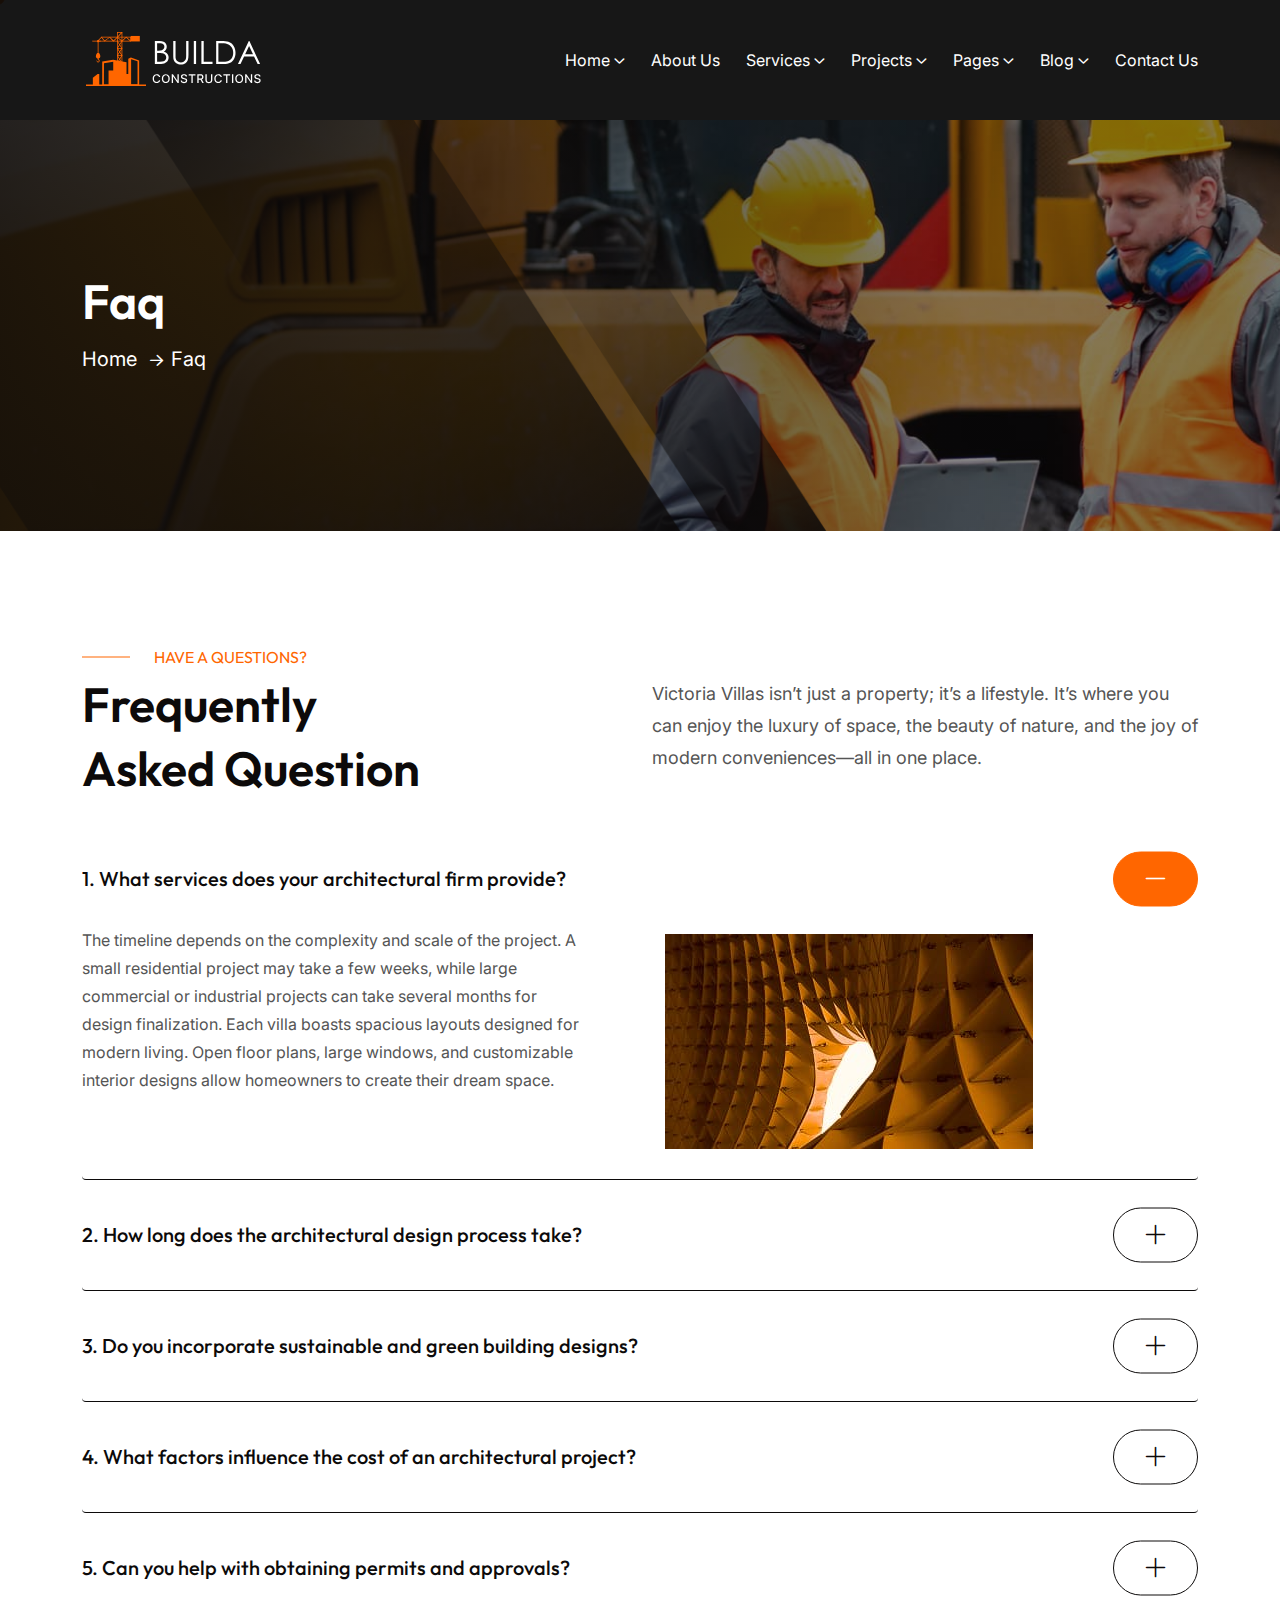
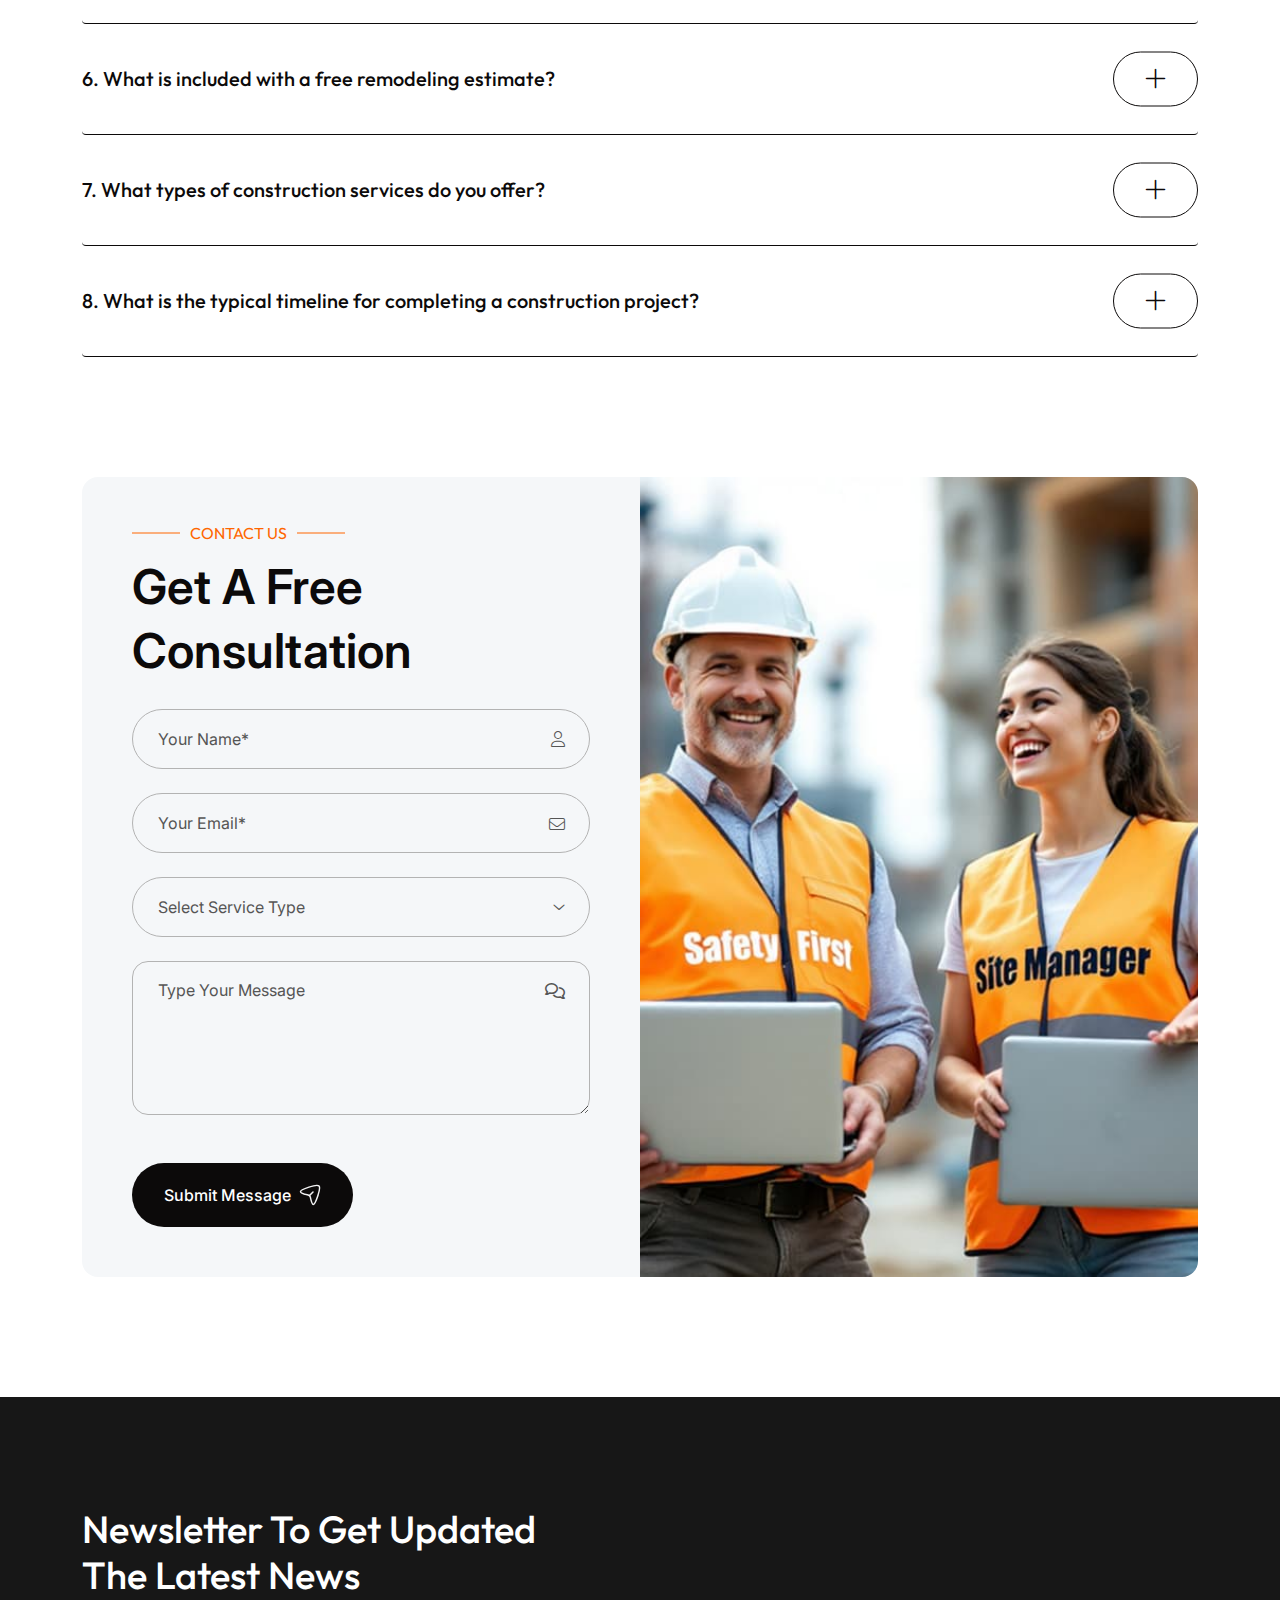
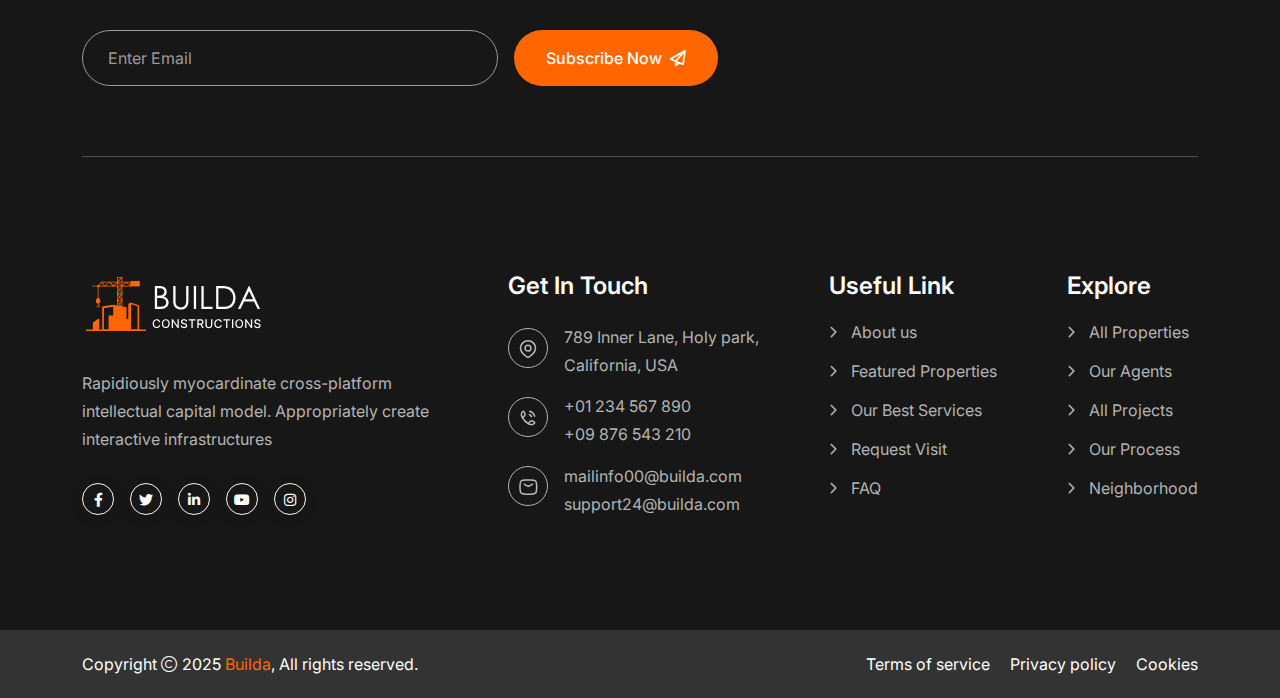
<file: faq.html>
<!doctype html><html class="no-js" lang="zxx" dir="ltr">
<!-- Mirrored from html.themehour.net/builda/demo/faq.html by HTTrack Website Copier/3.x [XR&CO'2014], Thu, 18 Sep 2025 06:47:52 GMT -->
<head><meta charset="utf-8"><meta http-equiv="x-ua-compatible" content="ie=edge"><title>Builda - Construction Services & Architecture HTML Template - Faq</title><meta name="author" content="Builda"><meta name="description" content="Builda - Construction Services & Architecture HTML Template"><meta name="keywords" content="Builda - Construction Services & Architecture HTML Template"><meta name="robots" content="INDEX,FOLLOW"><meta name="viewport" content="width=device-width,initial-scale=1,shrink-to-fit=no"><link rel="apple-touch-icon" sizes="57x57" href="assets/img/favicons/apple-icon-57x57.png"><link rel="apple-touch-icon" sizes="60x60" href="assets/img/favicons/apple-icon-60x60.png"><link rel="apple-touch-icon" sizes="72x72" href="assets/img/favicons/apple-icon-72x72.png"><link rel="apple-touch-icon" sizes="76x76" href="assets/img/favicons/apple-icon-76x76.png"><link rel="apple-touch-icon" sizes="114x114" href="assets/img/favicons/apple-icon-114x114.png"><link rel="apple-touch-icon" sizes="120x120" href="assets/img/favicons/apple-icon-120x120.png"><link rel="apple-touch-icon" sizes="144x144" href="assets/img/favicons/apple-icon-144x144.png"><link rel="apple-touch-icon" sizes="152x152" href="assets/img/favicons/apple-icon-152x152.png"><link rel="apple-touch-icon" sizes="180x180" href="assets/img/favicons/apple-icon-180x180.png"><link rel="icon" type="image/png" sizes="192x192" href="assets/img/favicons/android-icon-192x192.png"><link rel="icon" type="image/png" sizes="32x32" href="assets/img/favicons/favicon-32x32.png"><link rel="icon" type="image/png" sizes="96x96" href="assets/img/favicons/favicon-96x96.png"><link rel="icon" type="image/png" sizes="16x16" href="assets/img/favicons/favicon-16x16.png"><link rel="manifest" href="assets/img/favicons/manifest.json"><meta name="msapplication-TileColor" content="#ffffff"><meta name="msapplication-TileImage" content="assets/img/favicons/ms-icon-144x144.png"><meta name="theme-color" content="#ffffff"><link rel="preconnect" href="https://fonts.googleapis.com/"><link rel="preconnect" href="https://fonts.gstatic.com/" crossorigin><link href="https://fonts.googleapis.com/css2?family=Inter:wght@100..900&amp;family=Outfit:wght@100..900&amp;display=swap" rel="stylesheet"><link rel="stylesheet" href="assets/css/bootstrap.min.css"><link rel="stylesheet" href="assets/css/fontawesome.min.css"><link rel="stylesheet" href="assets/css/app.min.css"><link rel="stylesheet" href="assets/css/style.css"></head><body class=""><div class="cursor-follower"></div><div class="slider-drag-cursor"><i class="fas fa-angle-left me-2"></i> DRAG <i class="fas fa-angle-right ms-2"></i></div><div class="preloader"><button class="th-btn preloaderCls">Cancel Preloader</button><div class="preloader-inner"><div class="mb-4"><img src="assets/img/logo-icon.svg" alt="img"></div><span class="loader">BUILDA <span class="loading-text">BUILDA</span></span></div></div><div class="th-menu-wrapper onepage-nav"><div class="th-menu-area text-center"><button class="th-menu-toggle"><i class="fal fa-times"></i></button><div class="mobile-logo"><a href="index.html"><img src="assets/img/logo-white.svg" alt="Builda"></a></div><div class="th-mobile-menu allow-natural-scroll"><ul><li class="menu-item-has-children"><a href="index.html">Home</a><ul class="sub-menu"><li class="menu-item-has-children"><a href="#">Multipage</a><ul class="sub-menu"><li><a href="index.html">Commercial Construction</a></li><li><a href="home-2.html">Modern Construction</a></li><li><a href="home-3.html">Industrial Solutions</a></li><li><a href="home-4.html">Civil Engineering</a></li><li><a href="home-5.html">Classic Construction</a></li><li><a href="home-6.html">Construction Company</a></li><li><a href="home-7.html">Residential Projects</a></li><li><a href="home-8.html">Renovation Services</a></li><li><a href="home-9.html">Modern Architecture</a></li><li><a href="home-10.html">Sustainable Architecture</a></li></ul></li><li class="menu-item-has-children"><a href="#">Onepage</a><ul class="sub-menu"><li><a href="home-1-op.html">Commercial Construction</a></li><li><a href="home-2-op.html">Modern Construction</a></li><li><a href="home-3-op.html">Industrial Solutions</a></li><li><a href="home-4-op.html">Civil Engineering</a></li><li><a href="home-5-op.html">Classic Construction</a></li><li><a href="home-6-op.html">Construction Company</a></li><li><a href="home-7-op.html">Residential Projects</a></li><li><a href="home-8-op.html">Renovation Services</a></li><li><a href="home-9-op.html">Modern Architecture</a></li><li><a href="home-10-op.html">Sustainable Architecture</a></li></ul></li></ul></li><li><a href="about.html">About Us</a></li><li class="menu-item-has-children"><a href="service.html">Service</a><ul class="sub-menu"><li><a href="service.html">Service</a></li><li><a href="service-details.html">Service Details</a></li></ul></li><li class="menu-item-has-children"><a href="project.html">Project</a><ul class="sub-menu"><li><a href="project.html">Project</a></li><li><a href="project-details.html">Project Details</a></li></ul></li><li class="menu-item-has-children"><a href="#">Pages</a><ul class="sub-menu"><li><a href="team.html">Team Page</a></li><li><a href="team-details.html">Team Details</a></li><li><a href="pricing.html">Pricing Page</a></li><li class="menu-item-has-children"><a href="shop.html">Shop Page</a><ul class="sub-menu"><li><a href="shop.html">Shop Page</a></li><li><a href="shop-details.html">Shop Details</a></li><li><a href="cart.html">Cart Page</a></li><li><a href="checkout.html">Checkout Page</a></li><li><a href="wishlist.html">Wistlist Page</a></li></ul></li><li><a href="appointment.html">Appointment</a></li><li><a href="faq.html">Faq</a></li><li><a href="testimonial.html">Testimonial</a></li><li><a href="error.html">Error Page</a></li></ul></li><li class="menu-item-has-children"><a href="blog.html">Blog</a><ul class="sub-menu"><li><a href="blog.html">Blog Page</a></li><li><a href="blog-details.html">Blog Details</a></li></ul></li><li><a href="contact.html">Contact Us</a></li></ul></div></div></div><div class="sidemenu-wrapper sidemenu-info d-none d-lg-block"><div class="sidemenu-content"><button class="closeButton sideMenuCls"><i class="far fa-times"></i></button><div class="widget"><div class="th-widget-about"><div class="about-logo"><a href="index.html"><img src="assets/img/logo.svg" alt="Builda"></a></div><p class="about-text">Rapidiously myocardinate cross-platform intellectual capital model. Appropriately create interactive infrastructures</p></div></div><div class="widget"><h3 class="widget_title">Get In Touch</h3><div class="th-widget-contact"><div class="info-box_text"><div class="icon"><img src="assets/img/icon/location-dot.svg" alt="img"></div><div class="details"><p>789 Inner Lane, Holy park,</p><p>California, USA</p></div></div><div class="info-box_text"><div class="icon"><img src="assets/img/icon/phone.svg" alt="img"></div><div class="details"><p><a href="tel:+0123456789" class="info-box_link">+01 234 567 890</a></p><p><a href="tel:+09876543210" class="info-box_link">+09 876 543 210</a></p></div></div><div class="info-box_text"><div class="icon"><img src="assets/img/icon/envelope.svg" alt="img"></div><div class="details"><p><a href="mailto:mailinfo00@builda.com" class="info-box_link">mailinfo00@builda.com</a></p><p><a href="mailto:support24@builda.com" class="info-box_link">support24@builda.com</a></p></div></div></div></div><div class="widget newsletter-widget"><h3 class="widget_title">Subscribe Now</h3><form class="newsletter-form"><div class="form-group"><input class="form-control" type="email" placeholder="Email Address" required=""> <button type="submit" class="th-btn"><i class="far fa-paper-plane text-theme"></i></button></div></form><div class="th-social style2"><a href="https://www.facebook.com/"><i class="fab fa-facebook-f"></i></a> <a href="https://www.twitter.com/"><i class="fab fa-twitter"></i></a> <a href="https://www.linkedin.com/"><i class="fab fa-linkedin-in"></i></a> <a href="https://www.behance.com/"><i class="fab fa-behance"></i></a> <a href="https://www.vimeo.com/"><i class="fab fa-vimeo-v"></i></a></div></div></div></div><header class="th-header header-default"><div class="sticky-wrapper"><div class="menu-area"><div class="container"><div class="row align-items-center justify-content-between"><div class="col-auto"><div class="header-logo"><a href="index.html"><img src="assets/img/logo-white.svg" alt="Builda"></a></div></div><div class="col-auto"><nav class="main-menu d-none d-lg-inline-block"><ul><li class="menu-item-has-children"><a href="index.html">Home</a><ul class="mega-menu mega-menu-content allow-natural-scroll"><li><div class="container"><div class="row gy-4"><div class="col-lg-3"><div class="mega-menu-box"><div class="mega-menu-img"><img src="assets/img/pages/home-5.jpg" alt="Home"><div class="btn-wrap"><a href="index.html" class="th-btn style-border">Multipage</a> <a href="home-1-op.html" class="th-btn style-border">Onepage</a></div></div><h3 class="mega-menu-title"><a href="index.html">Commercial Construction</a></h3></div></div><div class="col-lg-3"><div class="mega-menu-box"><div class="mega-menu-img"><img src="assets/img/pages/home-4.jpg" alt="Home"><div class="btn-wrap"><a href="home-2.html" class="th-btn style-border">Multipage</a> <a href="home-2-op.html" class="th-btn style-border">Onepage</a></div></div><h3 class="mega-menu-title"><a href="home-2.html">Modern Construction</a></h3></div></div><div class="col-lg-3"><div class="mega-menu-box"><div class="mega-menu-img"><img src="assets/img/pages/home-7.jpg" alt="Home"><div class="btn-wrap"><a href="home-3.html" class="th-btn style-border">Multipage</a> <a href="home-3-op.html" class="th-btn style-border">Onepage</a></div></div><h3 class="mega-menu-title"><a href="home-3.html">Industrial Solutions</a></h3></div></div><div class="col-lg-3"><div class="mega-menu-box"><div class="mega-menu-img"><img src="assets/img/pages/home-3.jpg" alt="Home"><div class="btn-wrap"><a href="home-4.html" class="th-btn style-border">Multipage</a> <a href="home-4-op.html" class="th-btn style-border">Onepage</a></div></div><h3 class="mega-menu-title"><a href="home-4.html">Civil Engineering</a></h3></div></div><div class="col-lg-3"><div class="mega-menu-box"><div class="mega-menu-img"><img src="assets/img/pages/index.jpg" alt="Home"><div class="btn-wrap"><a href="home-5.html" class="th-btn style-border">Multipage</a> <a href="home-5-op.html" class="th-btn style-border">Onepage</a></div></div><h3 class="mega-menu-title"><a href="home-5.html">Classic Construction</a></h3></div></div><div class="col-lg-3"><div class="mega-menu-box"><div class="mega-menu-img"><img src="assets/img/pages/home-2.jpg" alt="Home"><div class="btn-wrap"><a href="home-6.html" class="th-btn style-border">Multipage</a> <a href="home-6-op.html" class="th-btn style-border">Onepage</a></div></div><h3 class="mega-menu-title"><a href="home-6.html">Construction Company</a></h3></div></div><div class="col-lg-3"><div class="mega-menu-box"><div class="mega-menu-img"><img src="assets/img/pages/home-6.jpg" alt="Home"><div class="btn-wrap"><a href="home-7.html" class="th-btn style-border">Multipage</a> <a href="home-7-op.html" class="th-btn style-border">Onepage</a></div></div><h3 class="mega-menu-title"><a href="home-7.html">Residential Projects</a></h3></div></div><div class="col-lg-3"><div class="mega-menu-box"><div class="mega-menu-img"><img src="assets/img/pages/home-8.jpg" alt="Home"><div class="btn-wrap"><a href="home-8.html" class="th-btn style-border">Multipage</a> <a href="home-8-op.html" class="th-btn style-border">Onepage</a></div></div><h3 class="mega-menu-title"><a href="home-8.html">Renovation Services</a></h3></div></div><div class="col-lg-3"><div class="mega-menu-box"><div class="mega-menu-img"><img src="assets/img/pages/home-9.jpg" alt="Home"><div class="btn-wrap"><a href="home-9.html" class="th-btn style-border">Multipage</a> <a href="home-9-op.html" class="th-btn style-border">Onepage</a></div></div><h3 class="mega-menu-title"><a href="home-9.html">Modern Architecture</a></h3></div></div><div class="col-lg-3"><div class="mega-menu-box"><div class="mega-menu-img"><img src="assets/img/pages/home-10.jpg" alt="Home"><div class="btn-wrap"><a href="home-10.html" class="th-btn style-border">Multipage</a> <a href="home-10-op.html" class="th-btn style-border">Onepage</a></div></div><h3 class="mega-menu-title"><a href="home-10.html">Sustainable Architecture</a></h3></div></div></div></div></li></ul></li><li><a href="about.html">About Us</a></li><li class="menu-item-has-children"><a href="service.html">Services</a><ul class="sub-menu"><li><a href="service.html">Service</a></li><li><a href="service-details.html">Service Details</a></li></ul></li><li class="menu-item-has-children"><a href="project.html">Projects</a><ul class="sub-menu"><li><a href="project.html">Projects</a></li><li><a href="project-details.html">Project Details</a></li></ul></li><li class="menu-item-has-children"><a href="#">Pages</a><ul class="sub-menu"><li><a href="team.html">Team Page</a></li><li><a href="team-details.html">Team Details</a></li><li><a href="pricing.html">Pricing Page</a></li><li><a href="appointment.html">Appointment</a></li><li><a href="faq.html">Faq Page</a></li><li><a href="testimonial.html">Testimonial</a></li><li class="menu-item-has-children"><a href="shop.html">Shop Page</a><ul class="sub-menu"><li><a href="shop.html">Shop Page</a></li><li><a href="shop-details.html">Shop Details</a></li><li><a href="cart.html">Cart Page</a></li><li><a href="checkout.html">Checkout Page</a></li><li><a href="wishlist.html">Wistlist Page</a></li></ul></li><li><a href="error.html">Error Page</a></li></ul></li><li class="menu-item-has-children"><a href="blog.html">Blog</a><ul class="sub-menu"><li><a href="blog.html">Blog Page</a></li><li><a href="blog-details.html">Blog Details</a></li></ul></li><li><a href="contact.html">Contact Us</a></li></ul></nav><div class="header-button d-flex d-lg-none"><button type="button" class="th-menu-toggle sidebar-btn bg-transparent"><span class="line"></span> <span class="line"></span> <span class="line"></span></button></div></div><div class="col-auto d-none d-xxl-block"><div class="header-button"><a href="contact.html" class="th-btn style4 th-btn-icon">GET A QUOTE</a> <button type="button" class="simple-icon sideMenuInfo sidebar-btn"><span class="line"></span> <span class="line"></span> <span class="line"></span></button></div></div></div></div></div></div></header><div class="breadcumb-wrapper" data-bg-src="assets/img/bg/breadcumb-bg.jpg"><div class="breadcumb-overlay" data-bg-src="assets/img/bg/breadcumb-bg-overlay.png"></div><div class="container"><div class="row"><div class="col-12"><div class="breadcumb-content"><h1 class="breadcumb-title">Faq</h1><ul class="breadcumb-menu"><li><a href="index.html">Home</a></li><li>Faq</li></ul></div></div></div></div></div><div class="space"><div class="container"><div class="row justify-content-lg-between align-items-center"><div class="col-xl-4"><div class="title-area"><span class="sub-title2">Have a Questions?</span><h2 class="sec-title">Frequently Asked Question</h2></div></div><div class="col-xl-6"><div class="title-area"><p class="sec-text">Victoria Villas isn’t just a property; it’s a lifestyle. It’s where you can enjoy the luxury of space, the beauty of nature, and the joy of modern conveniences—all in one place.</p></div></div></div><div class="row gy-4"><div class="col-12"><div class="accordion-2 accordion" id="faqAccordion"><div class="accordion-card style2 active"><div class="accordion-header" id="collapse-item-1"><button class="accordion-button" type="button" data-bs-toggle="collapse" data-bs-target="#collapse-1" aria-expanded="true" aria-controls="collapse-1">1. What services does your architectural firm provide?</button></div><div id="collapse-1" class="accordion-collapse collapse show" aria-labelledby="collapse-item-1" data-bs-parent="#faqAccordion"><div class="accordion-body"><p class="faq-text">The timeline depends on the complexity and scale of the project. A small residential project may take a few weeks, while large commercial or industrial projects can take several months for design finalization. Each villa boasts spacious layouts designed for modern living. Open floor plans, large windows, and customizable interior designs allow homeowners to create their dream space.</p><div class="faq-thumb"><img src="assets/img/normal/faq_2_1.jpg" alt="img"></div></div></div></div><div class="accordion-card style2"><div class="accordion-header" id="collapse-item-2"><button class="accordion-button collapsed" type="button" data-bs-toggle="collapse" data-bs-target="#collapse-2" aria-expanded="false" aria-controls="collapse-2">2. How long does the architectural design process take?</button></div><div id="collapse-2" class="accordion-collapse collapse" aria-labelledby="collapse-item-2" data-bs-parent="#faqAccordion"><div class="accordion-body"><p class="faq-text">The timeline depends on the complexity and scale of the project. A small residential project may take a few weeks, while large commercial or industrial projects can take several months for design finalization. Each villa boasts spacious layouts designed for modern living. Open floor plans, large windows, and customizable interior designs allow homeowners to create their dream space.</p><div class="faq-thumb"><img src="assets/img/normal/faq_2_1.jpg" alt="img"></div></div></div></div><div class="accordion-card style2"><div class="accordion-header" id="collapse-item-3"><button class="accordion-button collapsed" type="button" data-bs-toggle="collapse" data-bs-target="#collapse-3" aria-expanded="false" aria-controls="collapse-3">3. Do you incorporate sustainable and green building designs?</button></div><div id="collapse-3" class="accordion-collapse collapse" aria-labelledby="collapse-item-3" data-bs-parent="#faqAccordion"><div class="accordion-body"><p class="faq-text">The timeline depends on the complexity and scale of the project. A small residential project may take a few weeks, while large commercial or industrial projects can take several months for design finalization. Each villa boasts spacious layouts designed for modern living. Open floor plans, large windows, and customizable interior designs allow homeowners to create their dream space.</p><div class="faq-thumb"><img src="assets/img/normal/faq_2_1.jpg" alt="img"></div></div></div></div><div class="accordion-card style2"><div class="accordion-header" id="collapse-item-4"><button class="accordion-button collapsed" type="button" data-bs-toggle="collapse" data-bs-target="#collapse-4" aria-expanded="false" aria-controls="collapse-4">4. What factors influence the cost of an architectural project?</button></div><div id="collapse-4" class="accordion-collapse collapse" aria-labelledby="collapse-item-4" data-bs-parent="#faqAccordion"><div class="accordion-body"><p class="faq-text">The timeline depends on the complexity and scale of the project. A small residential project may take a few weeks, while large commercial or industrial projects can take several months for design finalization. Each villa boasts spacious layouts designed for modern living. Open floor plans, large windows, and customizable interior designs allow homeowners to create their dream space.</p><div class="faq-thumb"><img src="assets/img/normal/faq_2_1.jpg" alt="img"></div></div></div></div><div class="accordion-card style2"><div class="accordion-header" id="collapse-item-5"><button class="accordion-button collapsed" type="button" data-bs-toggle="collapse" data-bs-target="#collapse-5" aria-expanded="false" aria-controls="collapse-5">5. Can you help with obtaining permits and approvals?</button></div><div id="collapse-5" class="accordion-collapse collapse" aria-labelledby="collapse-item-5" data-bs-parent="#faqAccordion"><div class="accordion-body"><p class="faq-text">The timeline depends on the complexity and scale of the project. A small residential project may take a few weeks, while large commercial or industrial projects can take several months for design finalization. Each villa boasts spacious layouts designed for modern living. Open floor plans, large windows, and customizable interior designs allow homeowners to create their dream space.</p><div class="faq-thumb"><img src="assets/img/normal/faq_2_1.jpg" alt="img"></div></div></div></div><div class="accordion-card style2"><div class="accordion-header" id="collapse-item-6"><button class="accordion-button collapsed" type="button" data-bs-toggle="collapse" data-bs-target="#collapse-6" aria-expanded="false" aria-controls="collapse-6">6. What is included with a free remodeling estimate?</button></div><div id="collapse-6" class="accordion-collapse collapse" aria-labelledby="collapse-item-6" data-bs-parent="#faqAccordion"><div class="accordion-body"><p class="faq-text">The timeline depends on the complexity and scale of the project. A small residential project may take a few weeks, while large commercial or industrial projects can take several months for design finalization. Each villa boasts spacious layouts designed for modern living. Open floor plans, large windows, and customizable interior designs allow homeowners to create their dream space.</p><div class="faq-thumb"><img src="assets/img/normal/faq_2_1.jpg" alt="img"></div></div></div></div><div class="accordion-card style2"><div class="accordion-header" id="collapse-item-7"><button class="accordion-button collapsed" type="button" data-bs-toggle="collapse" data-bs-target="#collapse-7" aria-expanded="false" aria-controls="collapse-7">7. What types of construction services do you offer?</button></div><div id="collapse-7" class="accordion-collapse collapse" aria-labelledby="collapse-item-7" data-bs-parent="#faqAccordion"><div class="accordion-body"><p class="faq-text">The timeline depends on the complexity and scale of the project. A small residential project may take a few weeks, while large commercial or industrial projects can take several months for design finalization. Each villa boasts spacious layouts designed for modern living. Open floor plans, large windows, and customizable interior designs allow homeowners to create their dream space.</p><div class="faq-thumb"><img src="assets/img/normal/faq_2_1.jpg" alt="img"></div></div></div></div><div class="accordion-card style2"><div class="accordion-header" id="collapse-item-8"><button class="accordion-button collapsed" type="button" data-bs-toggle="collapse" data-bs-target="#collapse-8" aria-expanded="false" aria-controls="collapse-8">8. What is the typical timeline for completing a construction project?</button></div><div id="collapse-8" class="accordion-collapse collapse" aria-labelledby="collapse-item-8" data-bs-parent="#faqAccordion"><div class="accordion-body"><p class="faq-text">The timeline depends on the complexity and scale of the project. A small residential project may take a few weeks, while large commercial or industrial projects can take several months for design finalization. Each villa boasts spacious layouts designed for modern living. Open floor plans, large windows, and customizable interior designs allow homeowners to create their dream space.</p><div class="faq-thumb"><img src="assets/img/normal/faq_2_1.jpg" alt="img"></div></div></div></div></div></div></div></div></div><div class="space-bottom contact-area-4-2 z-index-common" id="contact-sec"><div class="container th-container2"><div class="contact-wrap4 bg-smoke4"><div class="row g-0"><div class="col-lg-6"><div class="appointment-wrap2"><span class="sub-title3">Contact Us</span><h2 class="form-title">Get A Free Consultation</h2><form action="https://html.themehour.net/builda/demo/mail.php" method="POST" class="appointment-form ajax-contact"><div class="row"><div class="form-group style-border2 style-radius col-12"><input type="text" class="form-control" name="name" id="name" placeholder="Your Name*"> <i class="fal fa-user"></i></div><div class="form-group style-border2 style-radius col-12"><input type="email" class="form-control" name="email" id="email" placeholder="Your Email*"> <i class="fal fa-envelope"></i></div><div class="form-group style-border2 style-radius col-md-12"><select name="subject" id="subject" class="form-select"><option value="" disabled="disabled" selected="selected" hidden>Select Service Type</option><option value="Real Estate">Real Estate</option><option value="Apartment">Apartment</option><option value="Residencial">Residencial</option><option value="Deluxe">Deluxe</option></select> <i class="fal fa-angle-down"></i></div><div class="col-12 form-group style-border2 style-radius"><i class="far fa-comments"></i> <textarea placeholder="Type Your Message" class="form-control"></textarea></div><div class="col-12 form-btn mt-4"><button class="th-btn style3">Submit Message <span class="btn-icon"><img src="assets/img/icon/paper-plane.svg" alt="img"></span></button></div></div><p class="form-messages mb-0 mt-3"></p></form></div></div><div class="col-lg-6"><div class="contact-thumb4-1"><img class="w-100" src="assets/img/normal/contact_thumb_4_2.png" alt="img"></div></div></div></div></div></div><footer class="footer-wrapper footer-default bg-black2"><div class="container"><div class="footer-wrap space-top"><div class="newsletter-wrap"><h5 class="newsletter-title text-white">Newsletter To Get Updated The Latest News</h5><form action="#" class="newsletter-form"><div class="form-group"><input type="text" class="form-control" placeholder="Enter Email"></div><button class="th-btn">Subscribe Now <i class="far fa-paper-plane"></i></button></form></div><div class="widget-area"><div class="row justify-content-between"><div class="col-md-6 col-xl-4"><div class="widget footer-widget"><div class="th-widget-about"><div class="about-logo"><a href="index.html"><img src="assets/img/logo-white.svg" alt="Builda"></a></div><p class="about-text">Rapidiously myocardinate cross-platform intellectual capital model. Appropriately create interactive infrastructures</p><div class="th-social style5"><a href="https://www.facebook.com/"><i class="fab fa-facebook-f"></i></a> <a href="https://www.twitter.com/"><i class="fab fa-twitter"></i></a> <a href="https://www.linkedin.com/"><i class="fab fa-linkedin-in"></i></a> <a href="https://www.youtube.com/"><i class="fab fa-youtube"></i></a> <a href="https://www.instagram.com/"><i class="fab fa-instagram"></i></a></div></div></div></div><div class="col-md-6 col-xl-auto"><div class="widget footer-widget"><h3 class="widget_title">Get In Touch</h3><div class="th-widget-contact"><div class="info-box_text"><div class="icon"><img src="assets/img/icon/location-dot.svg" alt="img"></div><div class="details"><p>789 Inner Lane, Holy park,</p><p>California, USA</p></div></div><div class="info-box_text"><div class="icon"><img src="assets/img/icon/phone.svg" alt="img"></div><div class="details"><p><a href="tel:+0123456789" class="info-box_link">+01 234 567 890</a></p><p><a href="tel:+09876543210" class="info-box_link">+09 876 543 210</a></p></div></div><div class="info-box_text"><div class="icon"><img src="assets/img/icon/envelope.svg" alt="img"></div><div class="details"><p><a href="mailto:mailinfo00@builda.com" class="info-box_link">mailinfo00@builda.com</a></p><p><a href="mailto:support24@builda.com" class="info-box_link">support24@builda.com</a></p></div></div></div></div></div><div class="col-md-6 col-xl-auto"><div class="widget widget_nav_menu footer-widget"><h3 class="widget_title">Useful Link</h3><div class="menu-all-pages-container"><ul class="menu"><li><a href="about.html">About us</a></li><li><a href="service.html">Featured Properties</a></li><li><a href="service.html">Our Best Services</a></li><li><a href="contact.html">Request Visit</a></li><li><a href="contact.html">FAQ</a></li></ul></div></div></div><div class="col-md-6 col-xl-auto"><div class="widget widget_nav_menu footer-widget"><h3 class="widget_title">Explore</h3><div class="menu-all-pages-container"><ul class="menu"><li><a href="service.html">All Properties</a></li><li><a href="team.html">Our Agents</a></li><li><a href="service.html">All Projects</a></li><li><a href="about.html">Our Process</a></li><li><a href="contact.html">Neighborhood</a></li></ul></div></div></div></div></div></div></div><div class="copyright-wrap bg-gray"><div class="container"><div class="row gy-2 align-items-center"><div class="col-lg-6"><p class="copyright-text text-white">Copyright <i class="fal fa-copyright"></i> 2025 <a href="index.html">Builda</a>, All rights reserved.</p></div><div class="col-lg-6 text-center text-lg-end"><div class="footer-links"><ul><li><a href="contact.html">Terms of service</a></li><li><a href="contact.html">Privacy policy</a></li><li><a href="contact.html">Cookies</a></li></ul></div></div></div></div></div></footer><div class="scroll-top"><svg class="progress-circle svg-content" width="100%" height="100%" viewBox="-1 -1 102 102"><path d="M50,1 a49,49 0 0,1 0,98 a49,49 0 0,1 0,-98" style="transition: stroke-dashoffset 10ms linear 0s; stroke-dasharray: 307.919, 307.919; stroke-dashoffset: 307.919;"></path></svg></div><script src="assets/js/vendor/jquery-3.7.1.min.js"></script><script src="assets/js/app.min.js"></script><script src="assets/js/main.js"></script></body>
<!-- Mirrored from html.themehour.net/builda/demo/faq.html by HTTrack Website Copier/3.x [XR&CO'2014], Thu, 18 Sep 2025 06:47:53 GMT -->
</html>
</file>
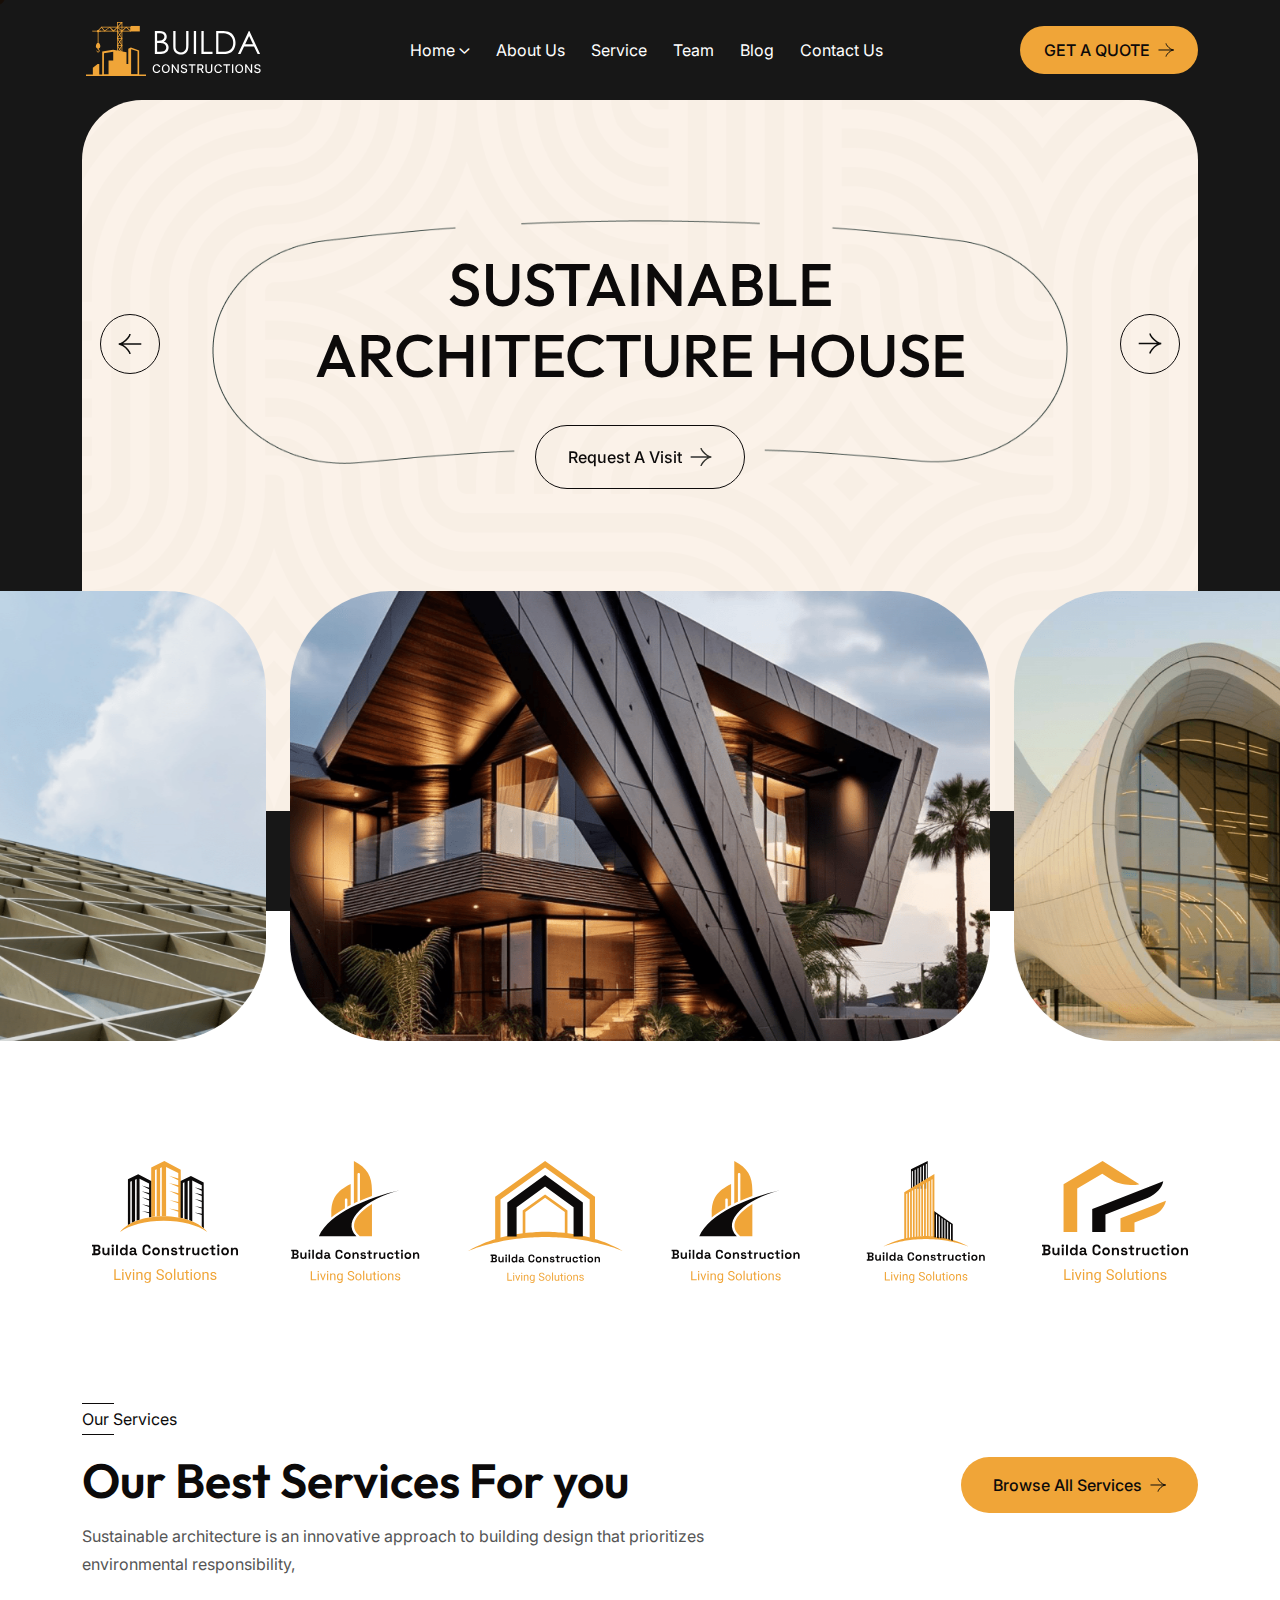
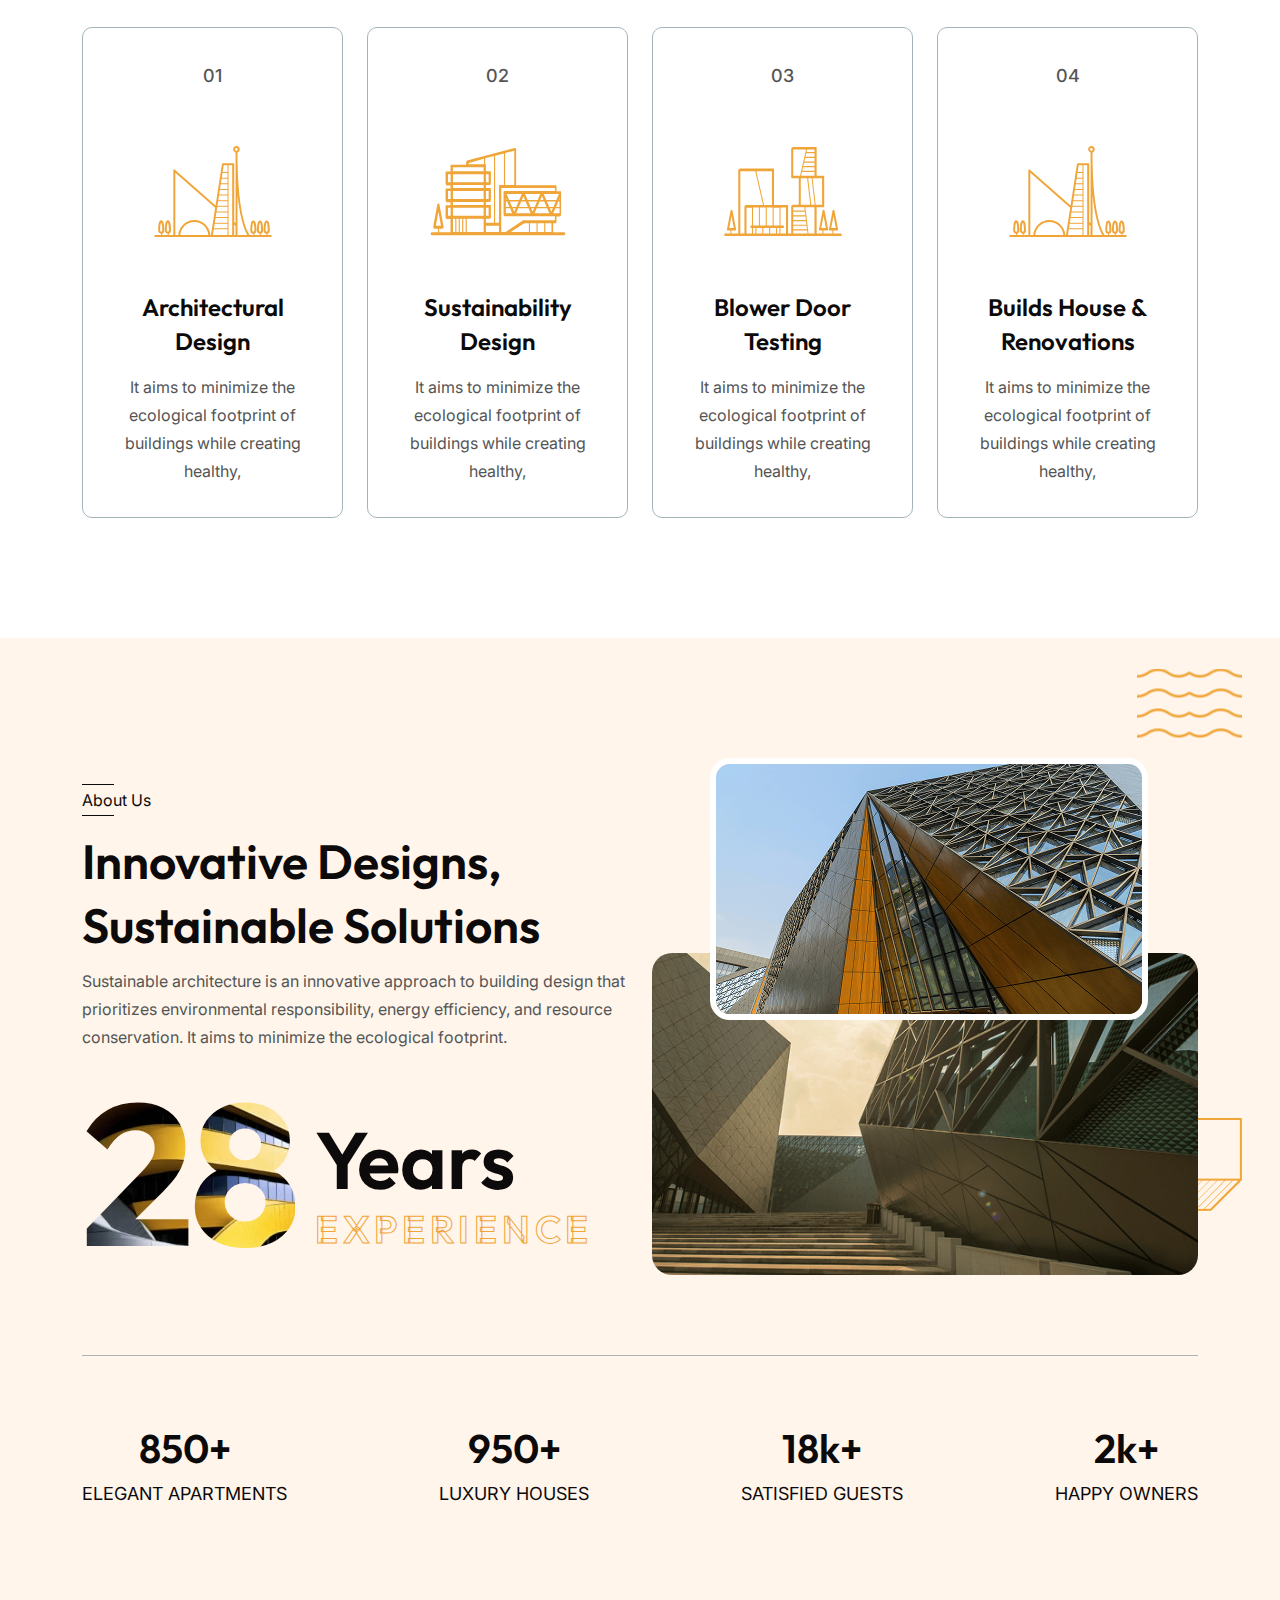
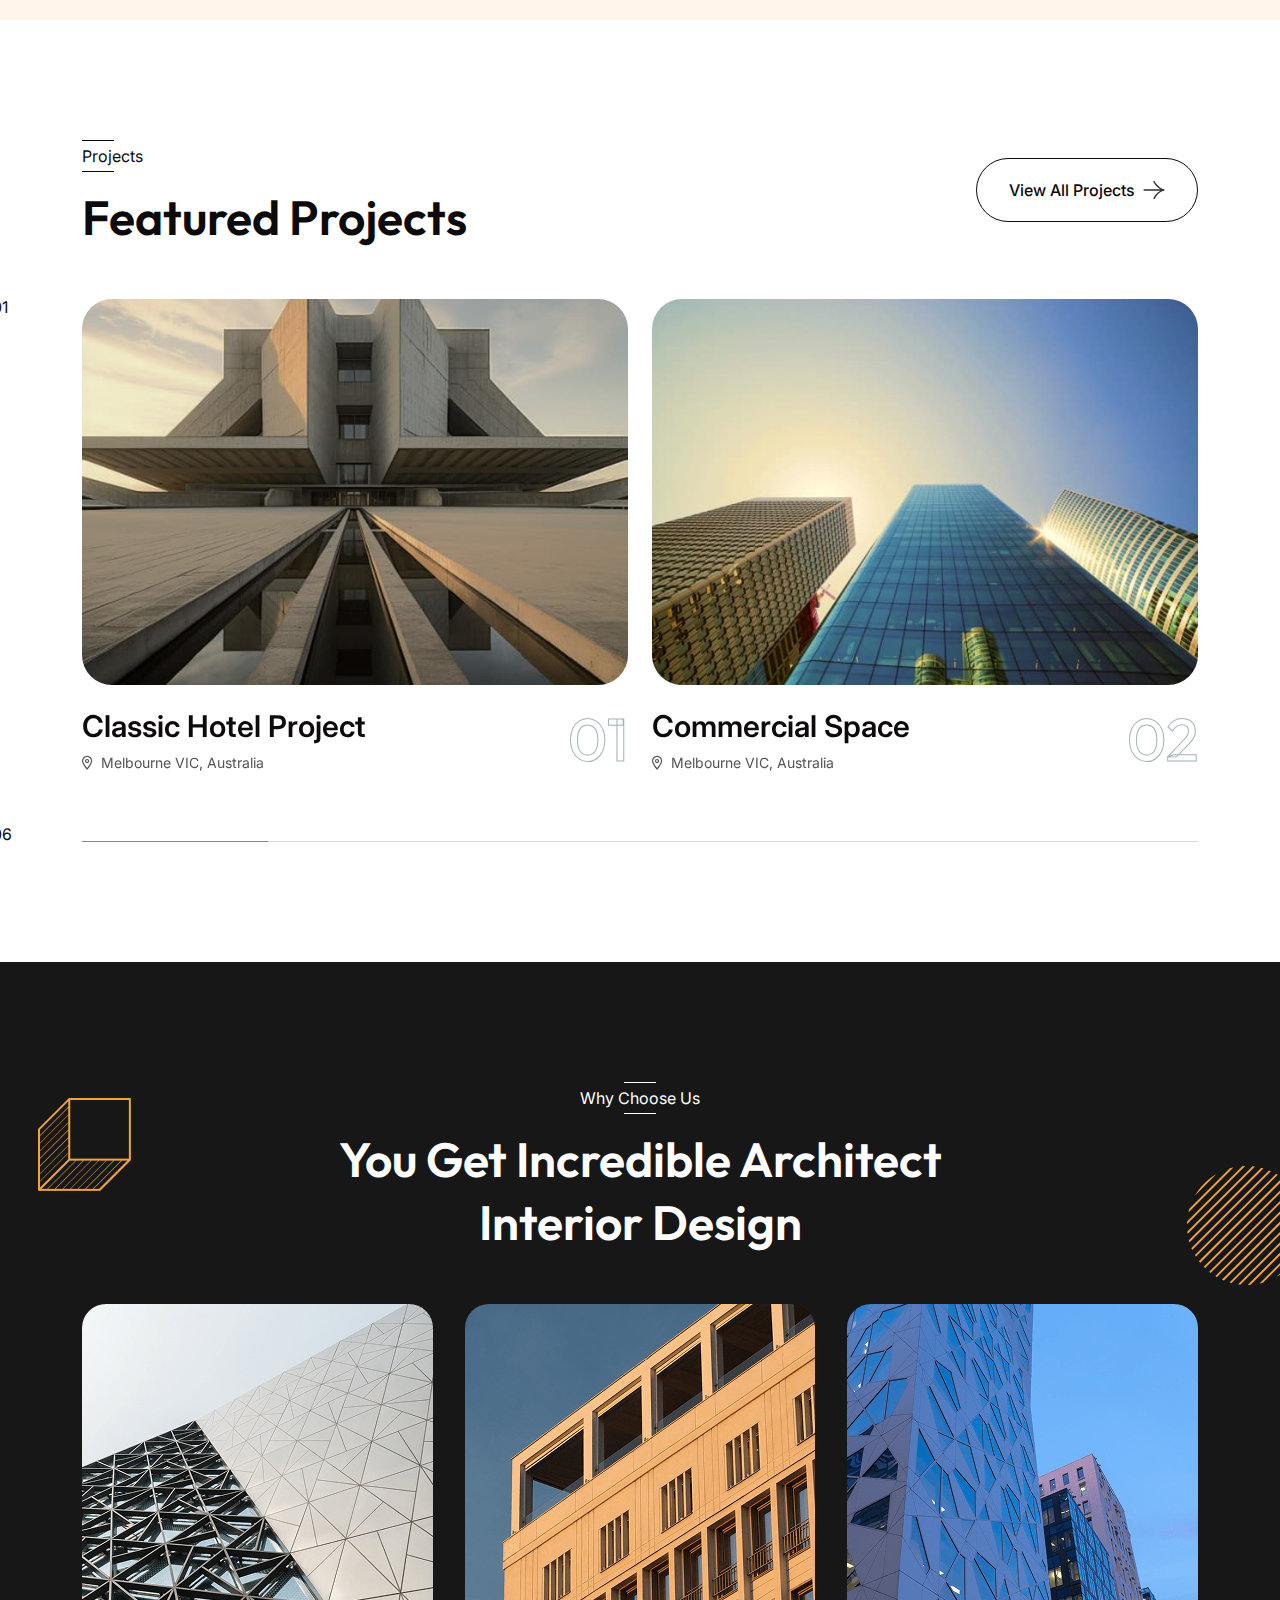
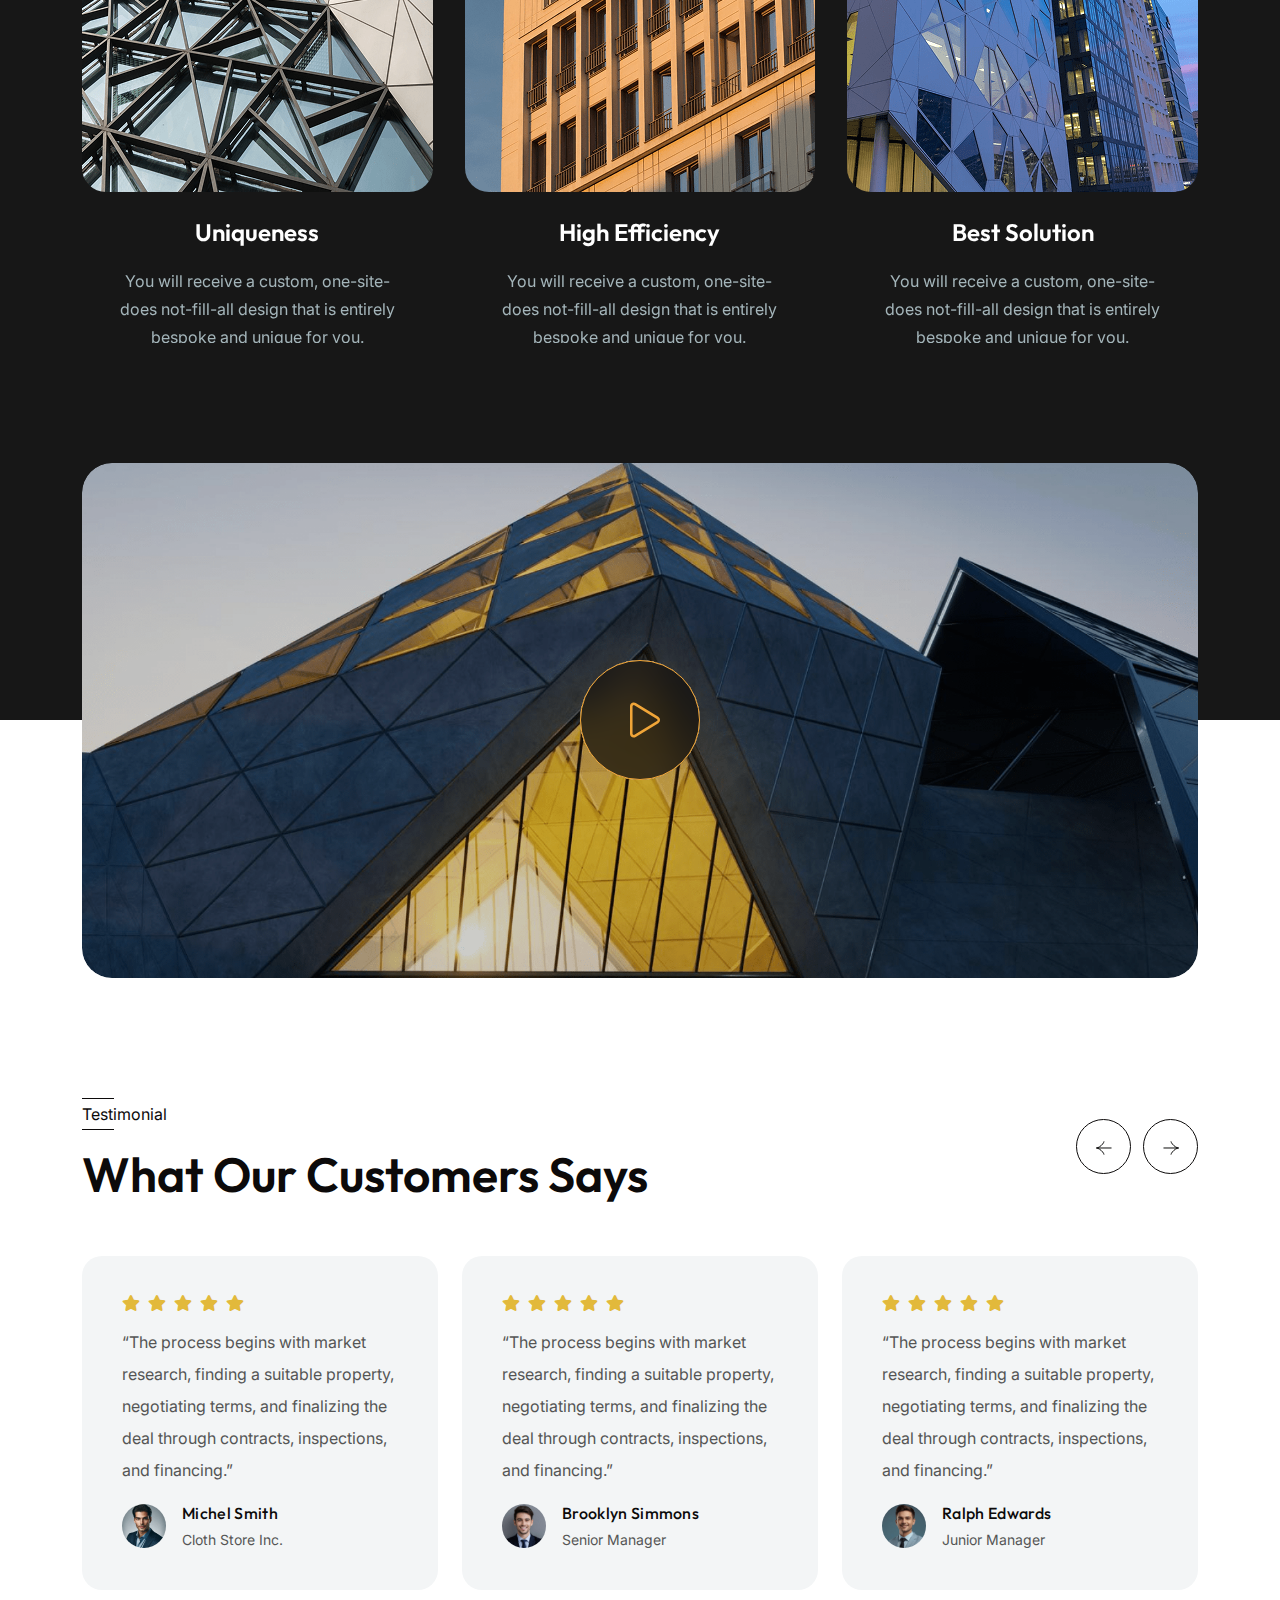
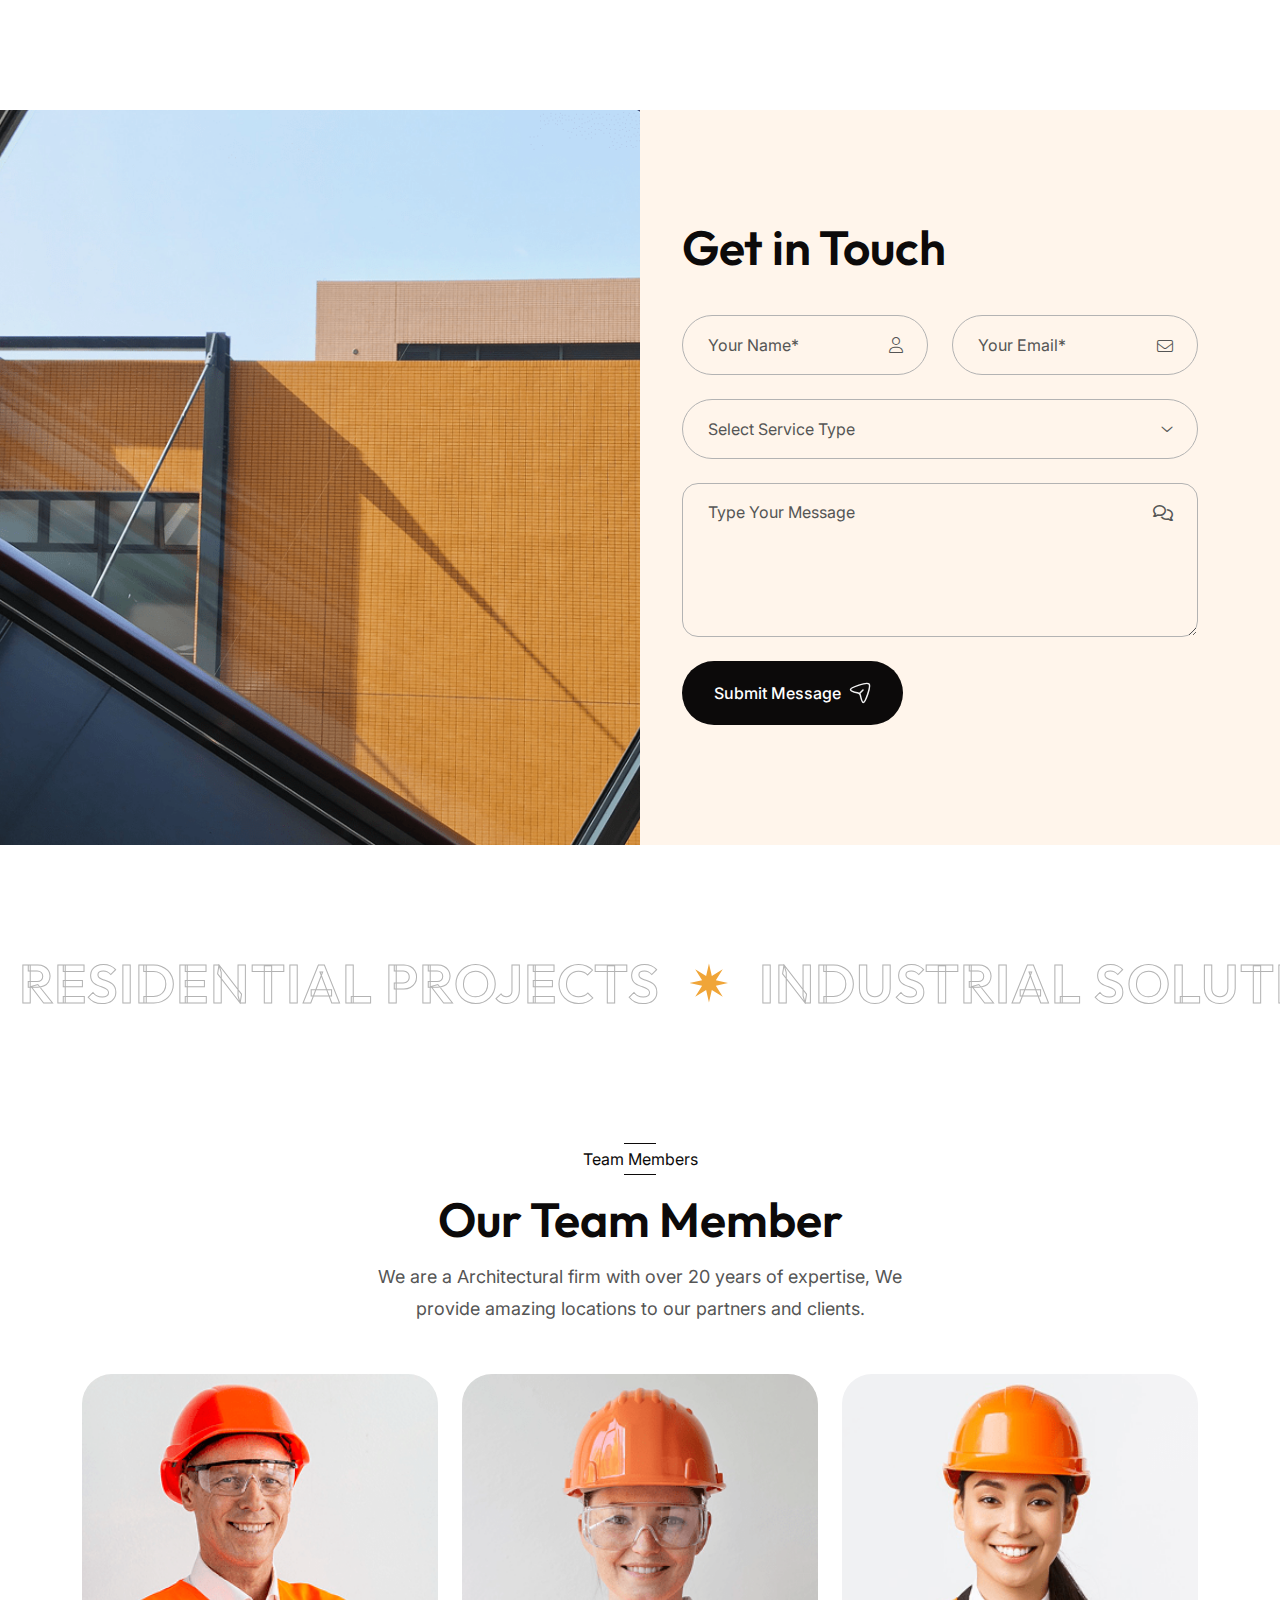
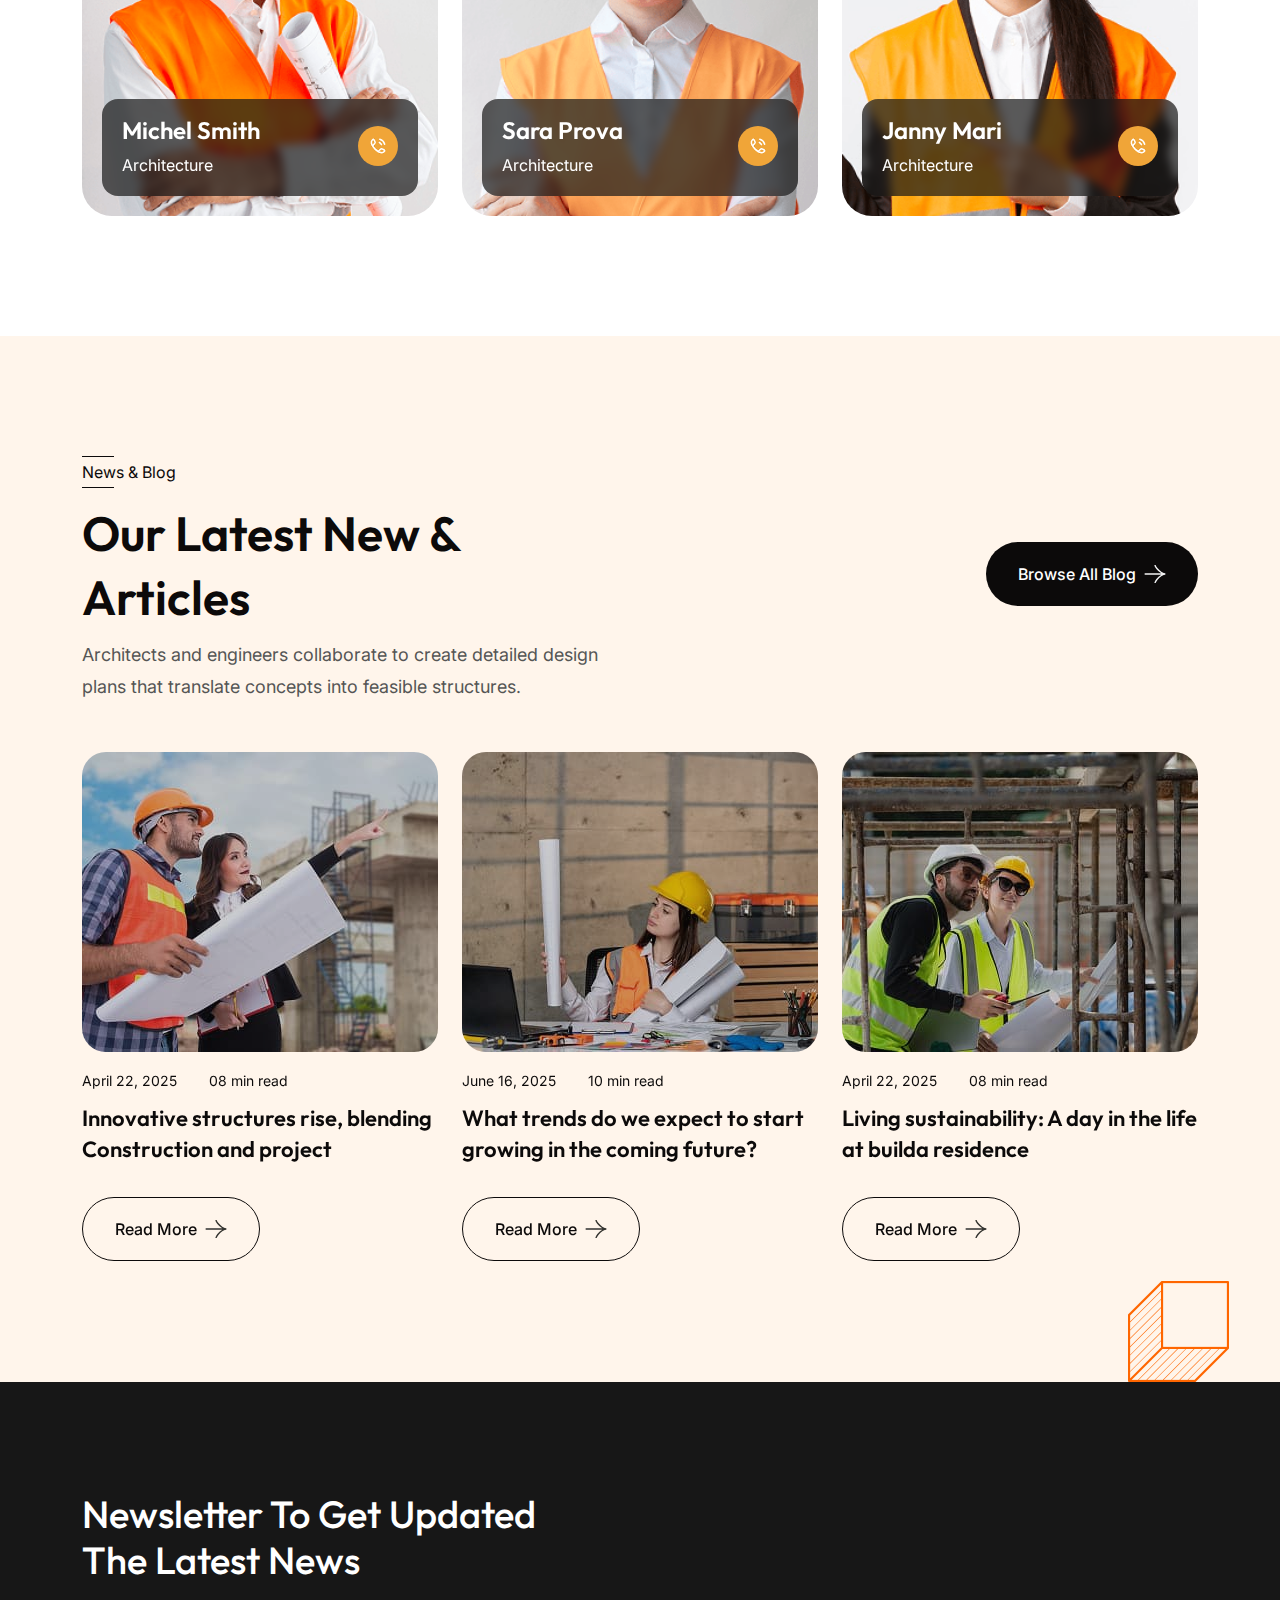
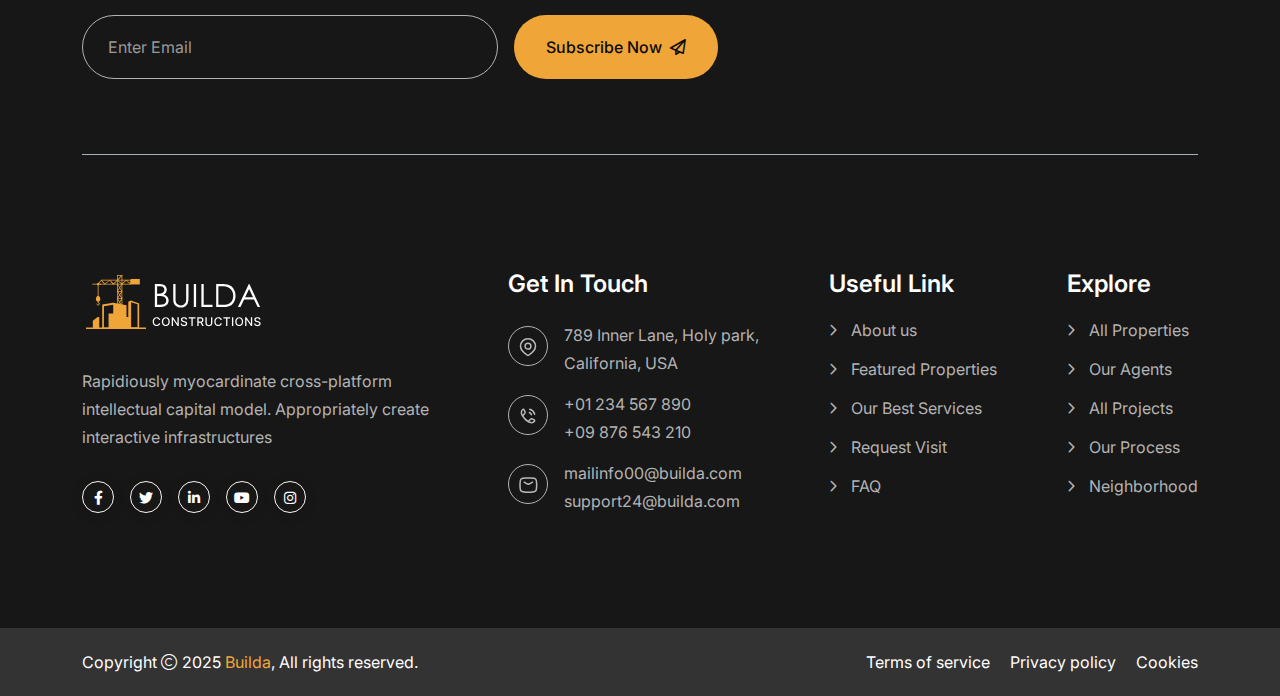
<file: home-10-op.html>
<!doctype html><html class="no-js" lang="zxx" dir="ltr">
<!-- Mirrored from html.themehour.net/builda/demo/home-10-op.html by HTTrack Website Copier/3.x [XR&CO'2014], Thu, 18 Sep 2025 06:47:44 GMT -->
<head><meta charset="utf-8"><meta http-equiv="x-ua-compatible" content="ie=edge"><title>Builda - Construction Services & Architecture HTML Template - Sustainable Architecture</title><meta name="author" content="Builda"><meta name="description" content="Builda - Construction Services & Architecture HTML Template"><meta name="keywords" content="Builda - Construction Services & Architecture HTML Template"><meta name="robots" content="INDEX,FOLLOW"><meta name="viewport" content="width=device-width,initial-scale=1,shrink-to-fit=no"><link rel="apple-touch-icon" sizes="57x57" href="assets/img/favicons/apple-icon-57x57.png"><link rel="apple-touch-icon" sizes="60x60" href="assets/img/favicons/apple-icon-60x60.png"><link rel="apple-touch-icon" sizes="72x72" href="assets/img/favicons/apple-icon-72x72.png"><link rel="apple-touch-icon" sizes="76x76" href="assets/img/favicons/apple-icon-76x76.png"><link rel="apple-touch-icon" sizes="114x114" href="assets/img/favicons/apple-icon-114x114.png"><link rel="apple-touch-icon" sizes="120x120" href="assets/img/favicons/apple-icon-120x120.png"><link rel="apple-touch-icon" sizes="144x144" href="assets/img/favicons/apple-icon-144x144.png"><link rel="apple-touch-icon" sizes="152x152" href="assets/img/favicons/apple-icon-152x152.png"><link rel="apple-touch-icon" sizes="180x180" href="assets/img/favicons/apple-icon-180x180.png"><link rel="icon" type="image/png" sizes="192x192" href="assets/img/favicons/android-icon-192x192.png"><link rel="icon" type="image/png" sizes="32x32" href="assets/img/favicons/favicon-32x32.png"><link rel="icon" type="image/png" sizes="96x96" href="assets/img/favicons/favicon-96x96.png"><link rel="icon" type="image/png" sizes="16x16" href="assets/img/favicons/favicon-16x16.png"><link rel="manifest" href="assets/img/favicons/manifest.json"><meta name="msapplication-TileColor" content="#ffffff"><meta name="msapplication-TileImage" content="assets/img/favicons/ms-icon-144x144.png"><meta name="theme-color" content="#ffffff"><link rel="preconnect" href="https://fonts.googleapis.com/"><link rel="preconnect" href="https://fonts.gstatic.com/" crossorigin><link href="https://fonts.googleapis.com/css2?family=Inter:wght@100..900&amp;family=Outfit:wght@100..900&amp;display=swap" rel="stylesheet"><link rel="stylesheet" href="assets/css/bootstrap.min.css"><link rel="stylesheet" href="assets/css/fontawesome.min.css"><link rel="stylesheet" href="assets/css/app.min.css"><link rel="stylesheet" href="assets/css/style.css"></head><body class=""><div class="cursor-follower"></div><div class="slider-drag-cursor"><i class="fas fa-angle-left me-2"></i> DRAG <i class="fas fa-angle-right ms-2"></i></div><div class="preloader"><button class="th-btn preloaderCls">Cancel Preloader</button><div class="preloader-inner"><div class="mb-4"><img src="assets/img/logo-icon.svg" alt="img"></div><span class="loader">BUILDA <span class="loading-text">BUILDA</span></span></div></div><div class="th-menu-wrapper onepage-nav"><div class="th-menu-area text-center"><button class="th-menu-toggle"><i class="fal fa-times"></i></button><div class="mobile-logo"><a href="index.html"><img src="assets/img/logo-white.svg" alt="Builda"></a></div><div class="th-mobile-menu allow-natural-scroll"><ul><li class="menu-item-has-children"><a href="index.html">Home</a><ul class="sub-menu"><li class="menu-item-has-children"><a href="#">Multipage</a><ul class="sub-menu"><li><a href="index.html">Commercial Construction</a></li><li><a href="home-2.html">Modern Construction</a></li><li><a href="home-3.html">Industrial Solutions</a></li><li><a href="home-4.html">Civil Engineering</a></li><li><a href="home-5.html">Classic Construction</a></li><li><a href="home-6.html">Construction Company</a></li><li><a href="home-7.html">Residential Projects</a></li><li><a href="home-8.html">Renovation Services</a></li><li><a href="home-9.html">Modern Architecture</a></li><li><a href="home-10.html">Sustainable Architecture</a></li></ul></li><li class="menu-item-has-children"><a href="#">Onepage</a><ul class="sub-menu"><li><a href="home-1-op.html">Commercial Construction</a></li><li><a href="home-2-op.html">Modern Construction</a></li><li><a href="home-3-op.html">Industrial Solutions</a></li><li><a href="home-4-op.html">Civil Engineering</a></li><li><a href="home-5-op.html">Classic Construction</a></li><li><a href="home-6-op.html">Construction Company</a></li><li><a href="home-7-op.html">Residential Projects</a></li><li><a href="home-8-op.html">Renovation Services</a></li><li><a href="home-9-op.html">Modern Architecture</a></li><li><a href="home-10-op.html">Sustainable Architecture</a></li></ul></li></ul></li><li><a href="about.html">About Us</a></li><li class="menu-item-has-children"><a href="service.html">Service</a><ul class="sub-menu"><li><a href="service.html">Service</a></li><li><a href="service-details.html">Service Details</a></li></ul></li><li class="menu-item-has-children"><a href="project.html">Project</a><ul class="sub-menu"><li><a href="project.html">Project</a></li><li><a href="project-details.html">Project Details</a></li></ul></li><li class="menu-item-has-children"><a href="#">Pages</a><ul class="sub-menu"><li><a href="team.html">Team Page</a></li><li><a href="team-details.html">Team Details</a></li><li><a href="pricing.html">Pricing Page</a></li><li class="menu-item-has-children"><a href="shop.html">Shop Page</a><ul class="sub-menu"><li><a href="shop.html">Shop Page</a></li><li><a href="shop-details.html">Shop Details</a></li><li><a href="cart.html">Cart Page</a></li><li><a href="checkout.html">Checkout Page</a></li><li><a href="wishlist.html">Wistlist Page</a></li></ul></li><li><a href="appointment.html">Appointment</a></li><li><a href="faq.html">Faq</a></li><li><a href="testimonial.html">Testimonial</a></li><li><a href="error.html">Error Page</a></li></ul></li><li class="menu-item-has-children"><a href="blog.html">Blog</a><ul class="sub-menu"><li><a href="blog.html">Blog Page</a></li><li><a href="blog-details.html">Blog Details</a></li></ul></li><li><a href="contact.html">Contact Us</a></li></ul></div></div></div><div class="sidemenu-wrapper sidemenu-info d-none d-lg-block"><div class="sidemenu-content"><button class="closeButton sideMenuCls"><i class="far fa-times"></i></button><div class="widget"><div class="th-widget-about"><div class="about-logo"><a href="index.html"><img src="assets/img/logo.svg" alt="Builda"></a></div><p class="about-text">Rapidiously myocardinate cross-platform intellectual capital model. Appropriately create interactive infrastructures</p></div></div><div class="widget"><h3 class="widget_title">Get In Touch</h3><div class="th-widget-contact"><div class="info-box_text"><div class="icon"><img src="assets/img/icon/location-dot.svg" alt="img"></div><div class="details"><p>789 Inner Lane, Holy park,</p><p>California, USA</p></div></div><div class="info-box_text"><div class="icon"><img src="assets/img/icon/phone.svg" alt="img"></div><div class="details"><p><a href="tel:+0123456789" class="info-box_link">+01 234 567 890</a></p><p><a href="tel:+09876543210" class="info-box_link">+09 876 543 210</a></p></div></div><div class="info-box_text"><div class="icon"><img src="assets/img/icon/envelope.svg" alt="img"></div><div class="details"><p><a href="mailto:mailinfo00@builda.com" class="info-box_link">mailinfo00@builda.com</a></p><p><a href="mailto:support24@builda.com" class="info-box_link">support24@builda.com</a></p></div></div></div></div><div class="widget newsletter-widget"><h3 class="widget_title">Subscribe Now</h3><form class="newsletter-form"><div class="form-group"><input class="form-control" type="email" placeholder="Email Address" required=""> <button type="submit" class="th-btn"><i class="far fa-paper-plane text-theme"></i></button></div></form><div class="th-social style2"><a href="https://www.facebook.com/"><i class="fab fa-facebook-f"></i></a> <a href="https://www.twitter.com/"><i class="fab fa-twitter"></i></a> <a href="https://www.linkedin.com/"><i class="fab fa-linkedin-in"></i></a> <a href="https://www.behance.com/"><i class="fab fa-behance"></i></a> <a href="https://www.vimeo.com/"><i class="fab fa-vimeo-v"></i></a></div></div></div></div><header class="th-header header-layout5 header-layout5-1 onepage-nav"><div class="sticky-wrapper bg-black2"><div class="container"><div class="menu-area"><div class="row align-items-center justify-content-between"><div class="col-auto"><div class="header-logo"><a href="index.html"><img src="assets/img/logo-white3.svg" alt="Builda"></a></div></div><div class="col-auto"><nav class="main-menu d-none d-lg-inline-block"><ul><li class="menu-item-has-children"><a href="#hero">Home</a><ul class="mega-menu mega-menu-content allow-natural-scroll"><li><div class="container"><div class="row gy-4"><div class="col-lg-3"><div class="mega-menu-box"><div class="mega-menu-img"><img src="assets/img/pages/home-5.jpg" alt="Home"><div class="btn-wrap"><a href="index.html" class="th-btn style-border">Multipage</a> <a href="home-1-op.html" class="th-btn style-border">Onepage</a></div></div><h3 class="mega-menu-title"><a href="index.html">Commercial Construction</a></h3></div></div><div class="col-lg-3"><div class="mega-menu-box"><div class="mega-menu-img"><img src="assets/img/pages/home-4.jpg" alt="Home"><div class="btn-wrap"><a href="home-2.html" class="th-btn style-border">Multipage</a> <a href="home-2-op.html" class="th-btn style-border">Onepage</a></div></div><h3 class="mega-menu-title"><a href="home-2.html">Modern Construction</a></h3></div></div><div class="col-lg-3"><div class="mega-menu-box"><div class="mega-menu-img"><img src="assets/img/pages/home-7.jpg" alt="Home"><div class="btn-wrap"><a href="home-3.html" class="th-btn style-border">Multipage</a> <a href="home-3-op.html" class="th-btn style-border">Onepage</a></div></div><h3 class="mega-menu-title"><a href="home-3.html">Industrial Solutions</a></h3></div></div><div class="col-lg-3"><div class="mega-menu-box"><div class="mega-menu-img"><img src="assets/img/pages/home-3.jpg" alt="Home"><div class="btn-wrap"><a href="home-4.html" class="th-btn style-border">Multipage</a> <a href="home-4-op.html" class="th-btn style-border">Onepage</a></div></div><h3 class="mega-menu-title"><a href="home-4.html">Civil Engineering</a></h3></div></div><div class="col-lg-3"><div class="mega-menu-box"><div class="mega-menu-img"><img src="assets/img/pages/index.jpg" alt="Home"><div class="btn-wrap"><a href="home-5.html" class="th-btn style-border">Multipage</a> <a href="home-5-op.html" class="th-btn style-border">Onepage</a></div></div><h3 class="mega-menu-title"><a href="home-5.html">Classic Construction</a></h3></div></div><div class="col-lg-3"><div class="mega-menu-box"><div class="mega-menu-img"><img src="assets/img/pages/home-2.jpg" alt="Home"><div class="btn-wrap"><a href="home-6.html" class="th-btn style-border">Multipage</a> <a href="home-6-op.html" class="th-btn style-border">Onepage</a></div></div><h3 class="mega-menu-title"><a href="home-6.html">Construction Company</a></h3></div></div><div class="col-lg-3"><div class="mega-menu-box"><div class="mega-menu-img"><img src="assets/img/pages/home-6.jpg" alt="Home"><div class="btn-wrap"><a href="home-7.html" class="th-btn style-border">Multipage</a> <a href="home-7-op.html" class="th-btn style-border">Onepage</a></div></div><h3 class="mega-menu-title"><a href="home-7.html">Residential Projects</a></h3></div></div><div class="col-lg-3"><div class="mega-menu-box"><div class="mega-menu-img"><img src="assets/img/pages/home-8.jpg" alt="Home"><div class="btn-wrap"><a href="home-8.html" class="th-btn style-border">Multipage</a> <a href="home-8-op.html" class="th-btn style-border">Onepage</a></div></div><h3 class="mega-menu-title"><a href="home-8.html">Renovation Services</a></h3></div></div><div class="col-lg-3"><div class="mega-menu-box"><div class="mega-menu-img"><img src="assets/img/pages/home-9.jpg" alt="Home"><div class="btn-wrap"><a href="home-9.html" class="th-btn style-border">Multipage</a> <a href="home-9-op.html" class="th-btn style-border">Onepage</a></div></div><h3 class="mega-menu-title"><a href="home-9.html">Modern Architecture</a></h3></div></div><div class="col-lg-3"><div class="mega-menu-box"><div class="mega-menu-img"><img src="assets/img/pages/home-10.jpg" alt="Home"><div class="btn-wrap"><a href="home-10.html" class="th-btn style-border">Multipage</a> <a href="home-10-op.html" class="th-btn style-border">Onepage</a></div></div><h3 class="mega-menu-title"><a href="home-10.html">Sustainable Architecture</a></h3></div></div></div></div></li></ul></li><li><a href="#about-sec">About Us</a></li><li><a href="#service-sec">Service</a></li><li><a href="#team-sec">Team</a></li><li><a href="#blog-sec">Blog</a></li><li><a href="#contact-sec">Contact Us</a></li></ul></nav><div class="header-button d-flex d-lg-none"><button type="button" class="th-menu-toggle sidebar-btn"><span class="line"></span> <span class="line"></span> <span class="line"></span></button></div></div><div class="col-auto d-none d-xl-block"><div class="header-button"><a href="contact.html" class="th-btn style5 th-btn-icon">GET A QUOTE</a></div></div></div></div></div></div></header><div class="th-hero-wrapper hero-11" id="hero"><div class="slider-area"><div class="swiper th-slider hero-slider11" id="heroSlide11" data-slider-options='{"effect":"fade","loop":true,"autoHeight": true, "allowTouchMove": false, "simulateTouch": false}'><div class="swiper-wrapper"><div class="swiper-slide"><div class="container"><div class="hero-inner" data-bg-src="assets/img/hero/hero-bg-11.png"><div class="row justify-content-center"><div class="col-xl-10"><div class="hero-style11 text-center"><div class="hero-border" data-bg-src="assets/img/hero/hero_bg_border11_1.png"></div><h1 class="hero-title"><span class="title">Sustainable </span><span class="title">Architecture House</span></h1><div class="btn-wrap justify-content-center"><a href="contact.html" class="th-btn style-border5 th-btn-icon">Request A Visit</a></div></div></div></div></div></div></div><div class="swiper-slide"><div class="container"><div class="hero-inner" data-bg-src="assets/img/hero/hero-bg-11.png"><div class="row justify-content-center"><div class="col-xl-10"><div class="hero-style11 text-center"><div class="hero-border" data-bg-src="assets/img/hero/hero_bg_border11_1.png"></div><h1 class="hero-title"><span class="title">We Craft Future </span><span class="title">Dream Home</span></h1><div class="btn-wrap justify-content-center"><a href="contact.html" class="th-btn style-border5 th-btn-icon">Request A Visit</a></div></div></div></div></div></div></div><div class="swiper-slide"><div class="container"><div class="hero-inner" data-bg-src="assets/img/hero/hero-bg-11.png"><div class="row justify-content-center"><div class="col-xl-10"><div class="hero-style11 text-center"><div class="hero-border" data-bg-src="assets/img/hero/hero_bg_border11_1.png"></div><h1 class="hero-title"><span class="title">Your Future, </span><span class="title">Our Foundation</span></h1><div class="btn-wrap justify-content-center"><a href="contact.html" class="th-btn style-border5 th-btn-icon">Request A Visit</a></div></div></div></div></div></div></div><div class="swiper-slide"><div class="container"><div class="hero-inner" data-bg-src="assets/img/hero/hero-bg-11.png"><div class="row justify-content-center"><div class="col-xl-10"><div class="hero-style11 text-center"><div class="hero-border" data-bg-src="assets/img/hero/hero_bg_border11_1.png"></div><h1 class="hero-title"><span class="title">Sustainable </span><span class="title">Architecture House</span></h1><div class="btn-wrap justify-content-center"><a href="contact.html" class="th-btn style-border5 th-btn-icon">Request A Visit</a></div></div></div></div></div></div></div><div class="swiper-slide"><div class="container"><div class="hero-inner" data-bg-src="assets/img/hero/hero-bg-11.png"><div class="row justify-content-center"><div class="col-xl-10"><div class="hero-style11 text-center"><div class="hero-border" data-bg-src="assets/img/hero/hero_bg_border11_1.png"></div><h1 class="hero-title"><span class="title">We Craft Future </span><span class="title">Dream Home</span></h1><div class="btn-wrap justify-content-center"><a href="contact.html" class="th-btn style-border5 th-btn-icon">Request A Visit</a></div></div></div></div></div></div></div><div class="swiper-slide"><div class="container"><div class="hero-inner" data-bg-src="assets/img/hero/hero-bg-11.png"><div class="row justify-content-center"><div class="col-xl-10"><div class="hero-style11 text-center"><div class="hero-border" data-bg-src="assets/img/hero/hero_bg_border11_1.png"></div><h1 class="hero-title"><span class="title">Your Future, </span><span class="title">Our Foundation</span></h1><div class="btn-wrap justify-content-center"><a href="contact.html" class="th-btn style-border5 th-btn-icon">Request A Visit</a></div></div></div></div></div></div></div></div></div></div><div class="hero-bottom-wrap"><div class="container-fluid p-0"><div class="slider-area hero-slider-thumb-wrap"><div class="swiper th-slider hero-grid-thumb" data-slider-options='{"effect":"slide","loop":true,"slidesPerView":"1.8", "spaceBetween":"24px","centeredSlides": true,"thumbs":{"swiper":".hero-slider11"},"breakpoints":{"0":{"slidesPerView":1},"576":{"slidesPerView":"1.8"}}}'><div class="swiper-wrapper"><div class="swiper-slide"><div class="box-img"><img src="assets/img/hero/hero_thumb_11_1.jpg" alt="Image"></div></div><div class="swiper-slide"><div class="box-img"><img src="assets/img/hero/hero_thumb_11_2.jpg" alt="Image"></div></div><div class="swiper-slide"><div class="box-img"><img src="assets/img/hero/hero_thumb_11_3.jpg" alt="Image"></div></div><div class="swiper-slide"><div class="box-img"><img src="assets/img/hero/hero_thumb_11_1.jpg" alt="Image"></div></div><div class="swiper-slide"><div class="box-img"><img src="assets/img/hero/hero_thumb_11_2.jpg" alt="Image"></div></div><div class="swiper-slide"><div class="box-img"><img src="assets/img/hero/hero_thumb_11_3.jpg" alt="Image"></div></div></div></div><button data-slider-prev=".hero-grid-thumb" class="slider-arrow slider-prev"><img src="assets/img/icon/arrow-left.svg" alt="img"> <span class="circle-tag"><span class="about-experience-tag"><span class="circle-title-anime">YOUR DREAM PLACE EXPLORE AND FIND</span></span></span></button> <button data-slider-next=".hero-grid-thumb" class="slider-arrow slider-next"><img src="assets/img/icon/arrow-right.svg" alt="img"> <span class="circle-tag"><span class="about-experience-tag"><span class="circle-title-anime">YOUR DREAM PLACE EXPLORE AND FIND</span></span></span></button></div></div></div></div><div class="client-area-4 space"><div class="container"><div class="swiper th-slider has-shadow" id="clientSlider1" data-slider-options='{"breakpoints":{"0":{"slidesPerView":2},"576":{"slidesPerView":"3"},"768":{"slidesPerView":"4"},"992":{"slidesPerView":"5"},"1200":{"slidesPerView":"6"}}}'><div class="swiper-wrapper"><div class="swiper-slide"><a href="#" class="client-card"><img src="assets/img/brand/brand_5_1.svg" alt="Image"></a></div><div class="swiper-slide"><a href="#" class="client-card"><img src="assets/img/brand/brand_5_2.svg" alt="Image"></a></div><div class="swiper-slide"><a href="#" class="client-card"><img src="assets/img/brand/brand_5_3.svg" alt="Image"></a></div><div class="swiper-slide"><a href="#" class="client-card"><img src="assets/img/brand/brand_5_4.svg" alt="Image"></a></div><div class="swiper-slide"><a href="#" class="client-card"><img src="assets/img/brand/brand_5_5.svg" alt="Image"></a></div><div class="swiper-slide"><a href="#" class="client-card"><img src="assets/img/brand/brand_5_6.svg" alt="Image"></a></div><div class="swiper-slide"><a href="#" class="client-card"><img src="assets/img/brand/brand_5_1.svg" alt="Image"></a></div><div class="swiper-slide"><a href="#" class="client-card"><img src="assets/img/brand/brand_5_2.svg" alt="Image"></a></div><div class="swiper-slide"><a href="#" class="client-card"><img src="assets/img/brand/brand_5_3.svg" alt="Image"></a></div><div class="swiper-slide"><a href="#" class="client-card"><img src="assets/img/brand/brand_5_4.svg" alt="Image"></a></div><div class="swiper-slide"><a href="#" class="client-card"><img src="assets/img/brand/brand_5_5.svg" alt="Image"></a></div><div class="swiper-slide"><a href="#" class="client-card"><img src="assets/img/brand/brand_5_6.svg" alt="Image"></a></div></div></div></div></div><section class="service-area-3 space-bottom overflow-hidden" id="service-sec"><div class="sec-bg-shape2-3 jump shape-mockup d-xxl-block d-none" data-top="4%" data-right="7%"><img src="assets/img/shape/section_shape_3_1.jpg" alt="img"></div><div class="container"><div class="row justify-content-lg-between align-items-center"><div class="col-lg-7"><div class="title-area"><span class="sub-title text-title">Our Services</span><h2 class="sec-title">Our Best Services For you</h2><p>Sustainable architecture is an innovative approach to building design that prioritizes environmental responsibility,</p></div></div><div class="col-auto"><div class="sec-btn"><a href="service.html" class="th-btn style5 th-btn-icon">Browse All Services</a></div></div></div><div class="swiper th-slider service-slider5" data-slider-options='{"breakpoints":{"0":{"slidesPerView":1},"576":{"slidesPerView":"1"},"768":{"slidesPerView":"2"},"992":{"slidesPerView":"3"},"1200":{"slidesPerView":"4"}},"autoHeight": true}'><div class="swiper-wrapper"><div class="swiper-slide"><div class="service-card style7"><div class="service-img"><img src="assets/img/service/6-1.png" alt="img"> <a href="service-details.html" class="icon-btn"><img src="assets/img/icon/arrow-right.svg" alt="img"></a></div><p class="box-num">01</p><div class="service-card-icon"><img src="assets/img/icon/service-icon6-1.svg" alt="Icon"></div><h3 class="box-title"><a href="service-details.html">Architectural Design</a></h3><p class="box-text">It aims to minimize the ecological footprint of buildings while creating healthy,</p></div></div><div class="swiper-slide"><div class="service-card style7"><div class="service-img"><img src="assets/img/service/6-2.png" alt="img"> <a href="service-details.html" class="icon-btn"><img src="assets/img/icon/arrow-right.svg" alt="img"></a></div><p class="box-num">02</p><div class="service-card-icon"><img src="assets/img/icon/service-icon6-2.svg" alt="Icon"></div><h3 class="box-title"><a href="service-details.html">Sustainability Design</a></h3><p class="box-text">It aims to minimize the ecological footprint of buildings while creating healthy,</p></div></div><div class="swiper-slide"><div class="service-card style7"><div class="service-img"><img src="assets/img/service/6-3.png" alt="img"> <a href="service-details.html" class="icon-btn"><img src="assets/img/icon/arrow-right.svg" alt="img"></a></div><p class="box-num">03</p><div class="service-card-icon"><img src="assets/img/icon/service-icon6-3.svg" alt="Icon"></div><h3 class="box-title"><a href="service-details.html">Blower Door Testing</a></h3><p class="box-text">It aims to minimize the ecological footprint of buildings while creating healthy,</p></div></div><div class="swiper-slide"><div class="service-card style7"><div class="service-img"><img src="assets/img/service/6-4.png" alt="img"> <a href="service-details.html" class="icon-btn"><img src="assets/img/icon/arrow-right.svg" alt="img"></a></div><p class="box-num">04</p><div class="service-card-icon"><img src="assets/img/icon/service-icon6-1.svg" alt="Icon"></div><h3 class="box-title"><a href="service-details.html">Builds House & Renovations</a></h3><p class="box-text">It aims to minimize the ecological footprint of buildings while creating healthy,</p></div></div><div class="swiper-slide"><div class="service-card style7"><div class="service-img"><img src="assets/img/service/6-1.png" alt="img"> <a href="service-details.html" class="icon-btn"><img src="assets/img/icon/arrow-right.svg" alt="img"></a></div><p class="box-num">01</p><div class="service-card-icon"><img src="assets/img/icon/service-icon6-2.svg" alt="Icon"></div><h3 class="box-title"><a href="service-details.html">Architectural Design</a></h3><p class="box-text">It aims to minimize the ecological footprint of buildings while creating healthy,</p></div></div><div class="swiper-slide"><div class="service-card style7"><div class="service-img"><img src="assets/img/service/6-2.png" alt="img"> <a href="service-details.html" class="icon-btn"><img src="assets/img/icon/arrow-right.svg" alt="img"></a></div><p class="box-num">02</p><div class="service-card-icon"><img src="assets/img/icon/service-icon6-3.svg" alt="Icon"></div><h3 class="box-title"><a href="service-details.html">Sustainability Design</a></h3><p class="box-text">It aims to minimize the ecological footprint of buildings while creating healthy,</p></div></div><div class="swiper-slide"><div class="service-card style7"><div class="service-img"><img src="assets/img/service/6-3.png" alt="img"> <a href="service-details.html" class="icon-btn"><img src="assets/img/icon/arrow-right.svg" alt="img"></a></div><p class="box-num">03</p><div class="service-card-icon"><img src="assets/img/icon/service-icon6-1.svg" alt="Icon"></div><h3 class="box-title"><a href="service-details.html">Blower Door Testing</a></h3><p class="box-text">It aims to minimize the ecological footprint of buildings while creating healthy,</p></div></div><div class="swiper-slide"><div class="service-card style7"><div class="service-img"><img src="assets/img/service/6-4.png" alt="img"> <a href="service-details.html" class="icon-btn"><img src="assets/img/icon/arrow-right.svg" alt="img"></a></div><p class="box-num">04</p><div class="service-card-icon"><img src="assets/img/icon/service-icon6-2.svg" alt="Icon"></div><h3 class="box-title"><a href="service-details.html">Builds House & Renovations</a></h3><p class="box-text">It aims to minimize the ecological footprint of buildings while creating healthy,</p></div></div></div></div></div></section><div class="about-area-11 z-index-common position-relative space-top bg-smoke3 overflow-hidden" id="about-sec"><div class="sec-bg-shape2-1 spin shape-mockup d-xxl-block d-none" data-top="20%" data-left="-2%"><img src="assets/img/shape/section_shape_3_2.jpg" alt="img"></div><div class="sec-bg-shape2-2 wave-anim shape-mockup d-xl-block d-none" data-top="5%" data-right="3%" data-bg-src="assets/img/shape/section_shape_3_3.jpg"></div><div class="sec-bg-shape2-3 jump shape-mockup d-xl-block d-none" data-bottom="10%" data-right="3%"><img src="assets/img/shape/section_shape_3_1.jpg" alt="img"></div><div class="container"><div class="row gx-80 justify-content-between align-items-center flex-row-reverse"><div class="col-xl-6 mb-40 mb-xl-0"><div class="img-box11"><div class="img1"><img src="assets/img/normal/about_11_1.png" alt="img"></div><div class="img2 moving"><img src="assets/img/normal/about_11_2.png" alt="img"></div></div></div><div class="col-xl-6"><div class="title-area mb-45"><span class="sub-title text-title">About Us</span><h2 class="sec-title">Innovative Designs, Sustainable Solutions</h2><p>Sustainable architecture is an innovative approach to building design that prioritizes environmental responsibility, energy efficiency, and resource conservation. It aims to minimize the ecological footprint.</p></div><div class="about-experience-wrap"><div class="box-number" data-bg-src="assets/img/normal/about_11_3.png">28</div><div class="box-content"><span class="box-text">Years</span> <span class="border-text">Experience</span></div></div></div></div></div></div><div class="counter-area-7 bg-smoke3 overflow-hidden pt-80 space-bottom"><div class="container"><div class="counter-card-wrap counter-border-top pt-80"><div class="counter-card style4"><div class="media-body"><h2 class="box-number"><span class="counter-number">850</span>+</h2><p class="box-text">Elegant Apartments</p></div></div><div class="counter-card style4"><div class="media-body"><h2 class="box-number"><span class="counter-number">950</span>+</h2><p class="box-text">Luxury Houses</p></div></div><div class="counter-card style4"><div class="media-body"><h2 class="box-number"><span class="counter-number">18</span>k+</h2><p class="box-text">Satisfied Guests</p></div></div><div class="counter-card style4"><div class="media-body"><h2 class="box-number"><span class="counter-number">2</span>k+</h2><p class="box-text">Happy Owners</p></div></div></div></div></div><section class="overflow-hidden space"><div class="container"><div class="row justify-content-lg-between align-items-center"><div class="col-xxl-6 col-xl-7 col-lg-6"><div class="title-area"><span class="sub-title text-title">Projects</span><h2 class="sec-title">Featured Projects</h2></div></div><div class="col-auto"><div class="sec-btn"><a href="project.html" class="th-btn style-border5 th-btn-icon">View All Projects</a></div></div></div></div><div class="container"><div class="slider-area project-slider5 slider-drag-wrap"><div class="swiper th-slider" data-slider-options='{"breakpoints":{"0":{"slidesPerView":1},"576":{"slidesPerView":"1"},"768":{"slidesPerView":"1"},"992":{"slidesPerView":"2"},"1200":{"slidesPerView":"2"},"1500":{"slidesPerView":"3"}},"grabCursor":"true","slideToClickedSlide":"true", "paginationType":"progressbar"}'><div class="swiper-wrapper"><div class="swiper-slide"><div class="portfolio-card style5"><div class="portfolio-img"><img src="assets/img/project/project_5_1.png" alt="project image"></div><div class="portfolio-content"><div class="box-content"><h3 class="portfolio-title"><a href="service-details.html">Classic Hotel Project</a></h3><p class="portfolio-location"><i class="far fa-map-marker-alt me-2"></i>Melbourne VIC, Australia</p></div><div class="box-number">01</div></div></div></div><div class="swiper-slide"><div class="portfolio-card style5"><div class="portfolio-img"><img src="assets/img/project/project_5_2.png" alt="project image"></div><div class="portfolio-content"><div class="box-content"><h3 class="portfolio-title"><a href="service-details.html">Commercial Space</a></h3><p class="portfolio-location"><i class="far fa-map-marker-alt me-2"></i>Melbourne VIC, Australia</p></div><div class="box-number">02</div></div></div></div><div class="swiper-slide"><div class="portfolio-card style5"><div class="portfolio-img"><img src="assets/img/project/project_5_3.png" alt="project image"></div><div class="portfolio-content"><div class="box-content"><h3 class="portfolio-title"><a href="service-details.html">Residential Apartment</a></h3><p class="portfolio-location"><i class="far fa-map-marker-alt me-2"></i>Melbourne VIC, Australia</p></div><div class="box-number">03</div></div></div></div><div class="swiper-slide"><div class="portfolio-card style5"><div class="portfolio-img"><img src="assets/img/project/project_5_1.png" alt="project image"></div><div class="portfolio-content"><div class="box-content"><h3 class="portfolio-title"><a href="service-details.html">Classic Hotel Project</a></h3><p class="portfolio-location"><i class="far fa-map-marker-alt me-2"></i>Melbourne VIC, Australia</p></div><div class="box-number">04</div></div></div></div><div class="swiper-slide"><div class="portfolio-card style5"><div class="portfolio-img"><img src="assets/img/project/project_5_2.png" alt="project image"></div><div class="portfolio-content"><div class="box-content"><h3 class="portfolio-title"><a href="service-details.html">Commercial Space</a></h3><p class="portfolio-location"><i class="far fa-map-marker-alt me-2"></i>Melbourne VIC, Australia</p></div><div class="box-number">05</div></div></div></div><div class="swiper-slide"><div class="portfolio-card style5"><div class="portfolio-img"><img src="assets/img/project/project_5_3.png" alt="project image"></div><div class="portfolio-content"><div class="box-content"><h3 class="portfolio-title"><a href="service-details.html">Residential Apartment</a></h3><p class="portfolio-location"><i class="far fa-map-marker-alt me-2"></i>Melbourne VIC, Australia</p></div><div class="box-number">06</div></div></div></div></div><div class="slider-pagination-progressbar2"><div class="slider-progressbar-track"></div><div class="slider-progressbar-fill"></div></div><div class="slider-pagination"></div><div class="slider-pagination2"></div></div></div></div></section><section class="space overflow-hidden bg-black2" id="property-sec"><div class="sec-bg-shape2-1 spin shape-mockup d-xl-block d-none" data-top="15%" data-right="-2%"><img src="assets/img/shape/section_shape_3_2.jpg" alt="img"></div><div class="sec-bg-shape2-3 jump shape-mockup d-xl-block d-none" data-top="10%" data-left="3%"><img src="assets/img/shape/section_shape_3_1.jpg" alt="img"></div><div class="container"><div class="row justify-content-center"><div class="col-lg-7"><div class="title-area text-center"><span class="sub-title text-white">Why Choose Us</span><h2 class="sec-title text-white">You Get Incredible Architect Interior Design</h2></div></div></div></div><div class="container th-container2"><div class="slider-area property-slider2 slider-drag-wrap"><div class="swiper th-slider" data-slider-options='{"breakpoints":{"0":{"slidesPerView":1},"576":{"slidesPerView":"1"},"768":{"slidesPerView":"2"},"992":{"slidesPerView":"2"},"1200":{"slidesPerView":"3"},"1500":{"slidesPerView":"4"}},"spaceBetween":"32","grabCursor":"true","slideToClickedSlide":"true"}'><div class="swiper-wrapper"><div class="swiper-slide"><div class="property-card7 style3"><div class="property-card-thumb img-shine"><img src="assets/img/property/property2-5.png" alt="img"></div><div class="property-card-details"><div class="media-left text-center"><h4 class="property-card-title"><a href="project-details.html">Uniqueness</a></h4><p class="box-text text-light">You will receive a custom, one-site-does not-fill-all design that is entirely bespoke and unique for you.</p></div></div></div></div><div class="swiper-slide"><div class="property-card7 style3"><div class="property-card-thumb img-shine"><img src="assets/img/property/property2-6.png" alt="img"></div><div class="property-card-details"><div class="media-left text-center"><h4 class="property-card-title"><a href="project-details.html">High Efficiency</a></h4><p class="box-text text-light">You will receive a custom, one-site-does not-fill-all design that is entirely bespoke and unique for you.</p></div></div></div></div><div class="swiper-slide"><div class="property-card7 style3"><div class="property-card-thumb img-shine"><img src="assets/img/property/property2-7.png" alt="img"></div><div class="property-card-details"><div class="media-left text-center"><h4 class="property-card-title"><a href="project-details.html">Best Solution</a></h4><p class="box-text text-light">You will receive a custom, one-site-does not-fill-all design that is entirely bespoke and unique for you.</p></div></div></div></div><div class="swiper-slide"><div class="property-card7 style3"><div class="property-card-thumb img-shine"><img src="assets/img/property/property2-8.png" alt="img"></div><div class="property-card-details"><div class="media-left text-center"><h4 class="property-card-title"><a href="project-details.html">City Planning</a></h4><p class="box-text text-light">You will receive a custom, one-site-does not-fill-all design that is entirely bespoke and unique for you.</p></div></div></div></div><div class="swiper-slide"><div class="property-card7 style3"><div class="property-card-thumb img-shine"><img src="assets/img/property/property2-5.png" alt="img"></div><div class="property-card-details"><div class="media-left text-center"><h4 class="property-card-title"><a href="project-details.html">Uniqueness</a></h4><p class="box-text text-light">You will receive a custom, one-site-does not-fill-all design that is entirely bespoke and unique for you.</p></div></div></div></div><div class="swiper-slide"><div class="property-card7 style3"><div class="property-card-thumb img-shine"><img src="assets/img/property/property2-6.png" alt="img"></div><div class="property-card-details"><div class="media-left text-center"><h4 class="property-card-title"><a href="project-details.html">High Efficiency</a></h4><p class="box-text text-light">You will receive a custom, one-site-does not-fill-all design that is entirely bespoke and unique for you.</p></div></div></div></div><div class="swiper-slide"><div class="property-card7 style3"><div class="property-card-thumb img-shine"><img src="assets/img/property/property2-7.png" alt="img"></div><div class="property-card-details"><div class="media-left text-center"><h4 class="property-card-title"><a href="project-details.html">Best Solution</a></h4><p class="box-text text-light">You will receive a custom, one-site-does not-fill-all design that is entirely bespoke and unique for you.</p></div></div></div></div><div class="swiper-slide"><div class="property-card7 style3"><div class="property-card-thumb img-shine"><img src="assets/img/property/property2-8.png" alt="img"></div><div class="property-card-details"><div class="media-left text-center"><h4 class="property-card-title"><a href="project-details.html">City Planning</a></h4><p class="box-text text-light">You will receive a custom, one-site-does not-fill-all design that is entirely bespoke and unique for you.</p></div></div></div></div></div></div></div></div></section><div class="video-area-5 overflow-hidden space-bottom position-relative z-index-common" data-sec-pos="top-half" data-pos-for="#property-sec"><div class="container th-container2"><div class="row align-items-center"><div class="col-lg-12"><div class="video-wrap4 style2" data-overlay="black" data-opacity="2"><img src="assets/img/normal/video_4_2.png" alt="img"> <a href="https://www.youtube.com/watch?v=_sI_Ps7JSEk" class="video-btn popup-video justify-content-lg-start justify-content-center"><span class="play-btn style6"><i class="fa-sharp fa-solid fa-play"></i></span></a></div></div></div></div></div><section class="overflow-hidden space-bottom overflow-hidden"><div class="testi-8-bg-shape sec-bg-shape2-1 spin shape-mockup d-xxl-block d-none" data-bottom="15%" data-left="-1%"><img src="assets/img/shape/section_shape_3_2.jpg" alt="img"></div><div class="testi-8-bg-shape sec-bg-shape2-3 jump-reverse shape-mockup d-xxl-block d-none" data-top="5%" data-right="2%"><img src="assets/img/shape/section_shape_3_1.jpg" alt="img"></div><div class="container"><div class="row justify-content-md-between align-items-center"><div class="col-xxl-6 col-md-8"><div class="title-area"><span class="sub-title text-title">Testimonial</span><h2 class="sec-title">What Our Customers Says</h2></div></div><div class="col-auto"><div class="sec-btn"><div class="icon-box"><button data-slider-prev="#testiSlider8" class="slider-arrow style4 default slider-prev"><img src="assets/img/icon/arrow-left.svg" alt=""></button> <button data-slider-next="#testiSlider8" class="slider-arrow style4 default slider-next"><img src="assets/img/icon/arrow-right.svg" alt=""></button></div></div></div></div><div class="swiper th-slider testi-slider8" id="testiSlider8" data-slider-options='{"breakpoints":{"0":{"slidesPerView":1},"576":{"slidesPerView":"1"},"768":{"slidesPerView":"1"},"992":{"slidesPerView":"2"},"1200":{"slidesPerView":"3"}}}'><div class="swiper-wrapper"><div class="swiper-slide"><div class="testi-card style6"><div class="testi-grid_review"><i class="fa-sharp fa-solid fa-star"></i><i class="fa-sharp fa-solid fa-star"></i><i class="fa-sharp fa-solid fa-star"></i><i class="fa-sharp fa-solid fa-star"></i><i class="fa-sharp fa-solid fa-star"></i></div><p class="testi-card_text">“The process begins with market research, finding a suitable property, negotiating terms, and finalizing the deal through contracts, inspections, and financing.”</p><div class="testi-grid-wrap"><div class="testi-card_profile"><div class="avatar"><img src="assets/img/testimonial/testi_8_1.png" alt="avatar"></div><div class="testi-card_profile-details"><h3 class="testi-card_name">Michel Smith</h3><span class="testi-card_desig">Cloth Store Inc.</span></div></div></div></div></div><div class="swiper-slide"><div class="testi-card style6"><div class="testi-grid_review"><i class="fa-sharp fa-solid fa-star"></i><i class="fa-sharp fa-solid fa-star"></i><i class="fa-sharp fa-solid fa-star"></i><i class="fa-sharp fa-solid fa-star"></i><i class="fa-sharp fa-solid fa-star"></i></div><p class="testi-card_text">“The process begins with market research, finding a suitable property, negotiating terms, and finalizing the deal through contracts, inspections, and financing.”</p><div class="testi-grid-wrap"><div class="testi-card_profile"><div class="avatar"><img src="assets/img/testimonial/testi_8_2.png" alt="avatar"></div><div class="testi-card_profile-details"><h3 class="testi-card_name">Brooklyn Simmons</h3><span class="testi-card_desig">Senior Manager</span></div></div></div></div></div><div class="swiper-slide"><div class="testi-card style6"><div class="testi-grid_review"><i class="fa-sharp fa-solid fa-star"></i><i class="fa-sharp fa-solid fa-star"></i><i class="fa-sharp fa-solid fa-star"></i><i class="fa-sharp fa-solid fa-star"></i><i class="fa-sharp fa-solid fa-star"></i></div><p class="testi-card_text">“The process begins with market research, finding a suitable property, negotiating terms, and finalizing the deal through contracts, inspections, and financing.”</p><div class="testi-grid-wrap"><div class="testi-card_profile"><div class="avatar"><img src="assets/img/testimonial/testi_8_3.png" alt="avatar"></div><div class="testi-card_profile-details"><h3 class="testi-card_name">Ralph Edwards</h3><span class="testi-card_desig">Junior Manager</span></div></div></div></div></div><div class="swiper-slide"><div class="testi-card style6"><div class="testi-grid_review"><i class="fa-sharp fa-solid fa-star"></i><i class="fa-sharp fa-solid fa-star"></i><i class="fa-sharp fa-solid fa-star"></i><i class="fa-sharp fa-solid fa-star"></i><i class="fa-sharp fa-solid fa-star"></i></div><p class="testi-card_text">“The process begins with market research, finding a suitable property, negotiating terms, and finalizing the deal through contracts, inspections, and financing.”</p><div class="testi-grid-wrap"><div class="testi-card_profile"><div class="avatar"><img src="assets/img/testimonial/testi_8_1.png" alt="avatar"></div><div class="testi-card_profile-details"><h3 class="testi-card_name">Michel Smith</h3><span class="testi-card_desig">Cloth Store Inc.</span></div></div></div></div></div><div class="swiper-slide"><div class="testi-card style6"><div class="testi-grid_review"><i class="fa-sharp fa-solid fa-star"></i><i class="fa-sharp fa-solid fa-star"></i><i class="fa-sharp fa-solid fa-star"></i><i class="fa-sharp fa-solid fa-star"></i><i class="fa-sharp fa-solid fa-star"></i></div><p class="testi-card_text">“The process begins with market research, finding a suitable property, negotiating terms, and finalizing the deal through contracts, inspections, and financing.”</p><div class="testi-grid-wrap"><div class="testi-card_profile"><div class="avatar"><img src="assets/img/testimonial/testi_8_2.png" alt="avatar"></div><div class="testi-card_profile-details"><h3 class="testi-card_name">Brooklyn Simmons</h3><span class="testi-card_desig">Senior Manager</span></div></div></div></div></div><div class="swiper-slide"><div class="testi-card style6"><div class="testi-grid_review"><i class="fa-sharp fa-solid fa-star"></i><i class="fa-sharp fa-solid fa-star"></i><i class="fa-sharp fa-solid fa-star"></i><i class="fa-sharp fa-solid fa-star"></i><i class="fa-sharp fa-solid fa-star"></i></div><p class="testi-card_text">“The process begins with market research, finding a suitable property, negotiating terms, and finalizing the deal through contracts, inspections, and financing.”</p><div class="testi-grid-wrap"><div class="testi-card_profile"><div class="avatar"><img src="assets/img/testimonial/testi_8_3.png" alt="avatar"></div><div class="testi-card_profile-details"><h3 class="testi-card_name">Ralph Edwards</h3><span class="testi-card_desig">Junior Manager</span></div></div></div></div></div></div></div></div></section><div class="bg-smoke3 space overflow-hidden contact-area-5 z-index-common" id="contact-sec"><div class="contact-thumb6-1"><img src="assets/img/normal/contact_thumb_6_2.png" alt="img"></div><div class="container"><div class="row gx-60 gy-60 justify-content-end"><div class="col-lg-6"><div class="appointment-wrap contact-wrap6"><h2 class="form-title fw-semibold mb-35">Get in Touch</h2><form action="https://html.themehour.net/builda/demo/mail.php" method="POST" class="appointment-form ajax-contact"><div class="row"><div class="form-group style-border2 style-radius col-lg-6"><input type="text" class="form-control" name="name" id="name" placeholder="Your Name*"> <i class="fal fa-user"></i></div><div class="form-group style-border2 style-radius col-lg-6"><input type="email" class="form-control" name="email" id="email" placeholder="Your Email*"> <i class="fal fa-envelope"></i></div><div class="form-group style-border2 style-radius col-md-12"><select name="subject" id="subject" class="form-select"><option value="" disabled="disabled" selected="selected" hidden>Select Service Type</option><option value="Real Estate">Real Estate</option><option value="Apartment">Apartment</option><option value="Residencial">Residencial</option><option value="Deluxe">Deluxe</option></select> <i class="fal fa-angle-down"></i></div><div class="col-12 form-group style-border2 style-radius"><i class="far fa-comments"></i> <textarea placeholder="Type Your Message" class="form-control"></textarea></div><div class="col-12 form-btn"><button class="th-btn style2">Submit Message <span class="btn-icon"><img src="assets/img/icon/paper-plane.svg" alt="img"></span></button></div></div><p class="form-messages mb-0 mt-3"></p></form></div></div></div></div></div><div class="pt-60 overflow-hidden"><div class="container-fluid p-0"><div class="swiper th-slider marquee-slider1" data-slider-options='{"breakpoints":{"0":{"slidesPerView":"auto"}},"autoplay":{"delay":0,"disableOnInteraction":false},"noSwiping":"true","speed":10000,"spaceBetween":30}'><div class="swiper-wrapper"><div class="swiper-slide"><div class="marquee-card style2"><a target="_blank" href="#"><img class="spin" src="assets/img/icon/star2.svg" alt="img"> Commercial Projects</a></div></div><div class="swiper-slide"><div class="marquee-card style2"><a target="_blank" href="#"><img class="spin" src="assets/img/icon/star2.svg" alt="img"> Residential Projects</a></div></div><div class="swiper-slide"><div class="marquee-card style2"><a target="_blank" href="#"><img class="spin" src="assets/img/icon/star2.svg" alt="img"> Industrial Solutions</a></div></div><div class="swiper-slide"><div class="marquee-card style2"><a target="_blank" href="#"><img class="spin" src="assets/img/icon/star2.svg" alt="img"> Interior Design</a></div></div><div class="swiper-slide"><div class="marquee-card style2"><a target="_blank" href="#"><img class="spin" src="assets/img/icon/star2.svg" alt="img"> Commercial Projects</a></div></div><div class="swiper-slide"><div class="marquee-card style2"><a target="_blank" href="#"><img class="spin" src="assets/img/icon/star2.svg" alt="img"> Residential Projects</a></div></div><div class="swiper-slide"><div class="marquee-card style2"><a target="_blank" href="#"><img class="spin" src="assets/img/icon/star2.svg" alt="img"> Industrial Solutions</a></div></div><div class="swiper-slide"><div class="marquee-card style2"><a target="_blank" href="#"><img class="spin" src="assets/img/icon/star2.svg" alt="img"> Interior Design</a></div></div></div></div></div></div><section class="team-area-9 overflow-hidden space-bottom space-extra2-top" id="team-sec"><div class="sec-bg-shape9-1 spin shape-mockup d-xxl-block d-none" data-top="0%" data-right="-2%"><img src="assets/img/shape/section_shape_3_2.jpg" alt="img"></div><div class="sec-bg-shape9-2 jump shape-mockup d-xxl-block d-none" data-bottom="7%" data-left="2%"><img src="assets/img/shape/section_shape_3_1.jpg" alt="img"></div><div class="container z-index-common"><div class="row justify-content-center"><div class="col-xl-6 col-lg-7"><div class="title-area text-center"><span class="sub-title text-title">Team Members</span><h2 class="sec-title">Our Team Member</h2><p class="sec-text">We are a Architectural firm with over 20 years of expertise, We provide amazing locations to our partners and clients.</p></div></div></div><div class="swiper th-slider" id="teamSlider10" data-slider-options='{"paginationType":"progressbar","breakpoints":{"0":{"slidesPerView":1},"576":{"slidesPerView":"1"},"768":{"slidesPerView":"2"},"992":{"slidesPerView":"2"},"1200":{"slidesPerView":"3"},"1400":{"slidesPerView":"4"}}}'><div class="swiper-wrapper"><div class="swiper-slide"><div class="th-team team-card style7" data-theme-color="var(--theme-color2)"><div class="img-wrap"><div class="team-img"><img src="assets/img/team/team_8_5.png" alt="Team"></div></div><div class="team-card-content"><div class="media"><div class="media-left"><h3 class="box-title"><a href="team-details.html">Michel Smith</a></h3><span class="team-desig">Architecture</span></div><div class="media-body"><a class="icon-btn" href="tel:09876543210"><img src="assets/img/icon/phone.svg" alt="img"></a></div></div><div class="th-social"><a target="_blank" href="https://facebook.com/"><i class="fab fa-facebook-f"></i></a> <a target="_blank" href="https://twitter.com/"><i class="fab fa-twitter"></i></a> <a target="_blank" href="https://linkedin.com/"><i class="fab fa-linkedin-in"></i></a> <a target="_blank" href="https://youtube.com/"><i class="fab fa-youtube"></i></a> <a target="_blank" href="https://instagram.com/"><i class="fab fa-instagram"></i></a></div></div></div></div><div class="swiper-slide"><div class="th-team team-card style7" data-theme-color="var(--theme-color2)"><div class="img-wrap"><div class="team-img"><img src="assets/img/team/team_8_6.png" alt="Team"></div></div><div class="team-card-content"><div class="media"><div class="media-left"><h3 class="box-title"><a href="team-details.html">Sara Prova</a></h3><span class="team-desig">Architecture</span></div><div class="media-body"><a class="icon-btn" href="tel:09876543210"><img src="assets/img/icon/phone.svg" alt="img"></a></div></div><div class="th-social"><a target="_blank" href="https://facebook.com/"><i class="fab fa-facebook-f"></i></a> <a target="_blank" href="https://twitter.com/"><i class="fab fa-twitter"></i></a> <a target="_blank" href="https://linkedin.com/"><i class="fab fa-linkedin-in"></i></a> <a target="_blank" href="https://youtube.com/"><i class="fab fa-youtube"></i></a> <a target="_blank" href="https://instagram.com/"><i class="fab fa-instagram"></i></a></div></div></div></div><div class="swiper-slide"><div class="th-team team-card style7" data-theme-color="var(--theme-color2)"><div class="img-wrap"><div class="team-img"><img src="assets/img/team/team_8_7.png" alt="Team"></div></div><div class="team-card-content"><div class="media"><div class="media-left"><h3 class="box-title"><a href="team-details.html">Janny Mari</a></h3><span class="team-desig">Architecture</span></div><div class="media-body"><a class="icon-btn" href="tel:09876543210"><img src="assets/img/icon/phone.svg" alt="img"></a></div></div><div class="th-social"><a target="_blank" href="https://facebook.com/"><i class="fab fa-facebook-f"></i></a> <a target="_blank" href="https://twitter.com/"><i class="fab fa-twitter"></i></a> <a target="_blank" href="https://linkedin.com/"><i class="fab fa-linkedin-in"></i></a> <a target="_blank" href="https://youtube.com/"><i class="fab fa-youtube"></i></a> <a target="_blank" href="https://instagram.com/"><i class="fab fa-instagram"></i></a></div></div></div></div><div class="swiper-slide"><div class="th-team team-card style7" data-theme-color="var(--theme-color2)"><div class="img-wrap"><div class="team-img"><img src="assets/img/team/team_8_8.png" alt="Team"></div></div><div class="team-card-content"><div class="media"><div class="media-left"><h3 class="box-title"><a href="team-details.html">Andrew John</a></h3><span class="team-desig">Architecture</span></div><div class="media-body"><a class="icon-btn" href="tel:09876543210"><img src="assets/img/icon/phone.svg" alt="img"></a></div></div><div class="th-social"><a target="_blank" href="https://facebook.com/"><i class="fab fa-facebook-f"></i></a> <a target="_blank" href="https://twitter.com/"><i class="fab fa-twitter"></i></a> <a target="_blank" href="https://linkedin.com/"><i class="fab fa-linkedin-in"></i></a> <a target="_blank" href="https://youtube.com/"><i class="fab fa-youtube"></i></a> <a target="_blank" href="https://instagram.com/"><i class="fab fa-instagram"></i></a></div></div></div></div><div class="swiper-slide"><div class="th-team team-card style7" data-theme-color="var(--theme-color2)"><div class="img-wrap"><div class="team-img"><img src="assets/img/team/team_8_5.png" alt="Team"></div></div><div class="team-card-content"><div class="media"><div class="media-left"><h3 class="box-title"><a href="team-details.html">Michel Smith</a></h3><span class="team-desig">Architecture</span></div><div class="media-body"><a class="icon-btn" href="tel:09876543210"><img src="assets/img/icon/phone.svg" alt="img"></a></div></div><div class="th-social"><a target="_blank" href="https://facebook.com/"><i class="fab fa-facebook-f"></i></a> <a target="_blank" href="https://twitter.com/"><i class="fab fa-twitter"></i></a> <a target="_blank" href="https://linkedin.com/"><i class="fab fa-linkedin-in"></i></a> <a target="_blank" href="https://youtube.com/"><i class="fab fa-youtube"></i></a> <a target="_blank" href="https://instagram.com/"><i class="fab fa-instagram"></i></a></div></div></div></div><div class="swiper-slide"><div class="th-team team-card style7" data-theme-color="var(--theme-color2)"><div class="img-wrap"><div class="team-img"><img src="assets/img/team/team_8_6.png" alt="Team"></div></div><div class="team-card-content"><div class="media"><div class="media-left"><h3 class="box-title"><a href="team-details.html">Sara Prova</a></h3><span class="team-desig">Architecture</span></div><div class="media-body"><a class="icon-btn" href="tel:09876543210"><img src="assets/img/icon/phone.svg" alt="img"></a></div></div><div class="th-social"><a target="_blank" href="https://facebook.com/"><i class="fab fa-facebook-f"></i></a> <a target="_blank" href="https://twitter.com/"><i class="fab fa-twitter"></i></a> <a target="_blank" href="https://linkedin.com/"><i class="fab fa-linkedin-in"></i></a> <a target="_blank" href="https://youtube.com/"><i class="fab fa-youtube"></i></a> <a target="_blank" href="https://instagram.com/"><i class="fab fa-instagram"></i></a></div></div></div></div><div class="swiper-slide"><div class="th-team team-card style7" data-theme-color="var(--theme-color2)"><div class="img-wrap"><div class="team-img"><img src="assets/img/team/team_8_7.png" alt="Team"></div></div><div class="team-card-content"><div class="media"><div class="media-left"><h3 class="box-title"><a href="team-details.html">Janny Mari</a></h3><span class="team-desig">Architecture</span></div><div class="media-body"><a class="icon-btn" href="tel:09876543210"><img src="assets/img/icon/phone.svg" alt="img"></a></div></div><div class="th-social"><a target="_blank" href="https://facebook.com/"><i class="fab fa-facebook-f"></i></a> <a target="_blank" href="https://twitter.com/"><i class="fab fa-twitter"></i></a> <a target="_blank" href="https://linkedin.com/"><i class="fab fa-linkedin-in"></i></a> <a target="_blank" href="https://youtube.com/"><i class="fab fa-youtube"></i></a> <a target="_blank" href="https://instagram.com/"><i class="fab fa-instagram"></i></a></div></div></div></div><div class="swiper-slide"><div class="th-team team-card style7" data-theme-color="var(--theme-color2)"><div class="img-wrap"><div class="team-img"><img src="assets/img/team/team_8_8.png" alt="Team"></div></div><div class="team-card-content"><div class="media"><div class="media-left"><h3 class="box-title"><a href="team-details.html">Andrew John</a></h3><span class="team-desig">Architecture</span></div><div class="media-body"><a class="icon-btn" href="tel:09876543210"><img src="assets/img/icon/phone.svg" alt="img"></a></div></div><div class="th-social"><a target="_blank" href="https://facebook.com/"><i class="fab fa-facebook-f"></i></a> <a target="_blank" href="https://twitter.com/"><i class="fab fa-twitter"></i></a> <a target="_blank" href="https://linkedin.com/"><i class="fab fa-linkedin-in"></i></a> <a target="_blank" href="https://youtube.com/"><i class="fab fa-youtube"></i></a> <a target="_blank" href="https://instagram.com/"><i class="fab fa-instagram"></i></a></div></div></div></div></div></div></div></section><section class="overflow-hidden space overflow-hidden bg-smoke3" id="blog-sec"><div class="sec-bg-shape2-3 jump shape-mockup d-xl-block d-none" data-bottom="0%" data-right="4%"><img src="assets/img/shape/section_shape_2_3.jpg" alt="img"></div><div class="container"><div class="row justify-content-lg-between align-items-center"><div class="col-xl-6 col-lg-7"><div class="title-area"><span class="sub-title text-title">News & Blog</span><h2 class="sec-title">Our Latest New & Articles</h2><p class="sec-text">Architects and engineers collaborate to create detailed design plans that translate concepts into feasible structures.</p></div></div><div class="col-auto"><div class="sec-btn"><a href="blog.html" class="th-btn style2 th-btn-icon">Browse All Blog</a></div></div></div><div class="slider-area"><div class="swiper th-slider has-shadow slider-drag-wrap" id="blogSlider3" data-slider-options='{"breakpoints":{"0":{"slidesPerView":1},"576":{"slidesPerView":"1"},"768":{"slidesPerView":"2"},"992":{"slidesPerView":"2"},"1200":{"slidesPerView":"3"},"1500":{"slidesPerView":"3"}},"autoHeight":true}'><div class="swiper-wrapper"><div class="swiper-slide"><div class="blog-card style3"><div class="blog-img"><img src="assets/img/blog/blog_3_1.jpg" alt="blog image"></div><div class="blog-content"><div class="blog-meta"><a href="blog.html">April 22, 2025</a> <a href="blog.html">08 min read</a></div><h3 class="box-title"><a href="blog-details.html">Innovative structures rise, blending Construction and project</a></h3><a href="blog-details.html" class="th-btn style-border5 th-btn-icon">Read More</a></div></div></div><div class="swiper-slide"><div class="blog-card style3"><div class="blog-img"><img src="assets/img/blog/blog_3_2.jpg" alt="blog image"></div><div class="blog-content"><div class="blog-meta"><a href="blog.html">June 16, 2025</a> <a href="blog.html">10 min read</a></div><h3 class="box-title"><a href="blog-details.html">What trends do we expect to start growing in the coming future?</a></h3><a href="blog-details.html" class="th-btn style-border5 th-btn-icon">Read More</a></div></div></div><div class="swiper-slide"><div class="blog-card style3"><div class="blog-img"><img src="assets/img/blog/blog_3_3.jpg" alt="blog image"></div><div class="blog-content"><div class="blog-meta"><a href="blog.html">April 22, 2025</a> <a href="blog.html">08 min read</a></div><h3 class="box-title"><a href="blog-details.html">Living sustainability: A day in the life at builda residence</a></h3><a href="blog-details.html" class="th-btn style-border5 th-btn-icon">Read More</a></div></div></div><div class="swiper-slide"><div class="blog-card style3"><div class="blog-img"><img src="assets/img/blog/blog_3_4.jpg" alt="blog image"></div><div class="blog-content"><div class="blog-meta"><a href="blog.html">June 16, 2025</a> <a href="blog.html">10 min read</a></div><h3 class="box-title"><a href="blog-details.html">The workplace tells and screams for more top story bloggers.</a></h3><a href="blog-details.html" class="th-btn style-border5 th-btn-icon">Read More</a></div></div></div><div class="swiper-slide"><div class="blog-card style3"><div class="blog-img"><img src="assets/img/blog/blog_3_1.jpg" alt="blog image"></div><div class="blog-content"><div class="blog-meta"><a href="blog.html">April 22, 2025</a> <a href="blog.html">08 min read</a></div><h3 class="box-title"><a href="blog-details.html">Innovative structures rise, blending Construction and project</a></h3><a href="blog-details.html" class="th-btn style-border5 th-btn-icon">Read More</a></div></div></div><div class="swiper-slide"><div class="blog-card style3"><div class="blog-img"><img src="assets/img/blog/blog_3_2.jpg" alt="blog image"></div><div class="blog-content"><div class="blog-meta"><a href="blog.html">June 16, 2025</a> <a href="blog.html">10 min read</a></div><h3 class="box-title"><a href="blog-details.html">What trends do we expect to start growing in the coming future?</a></h3><a href="blog-details.html" class="th-btn style-border5 th-btn-icon">Read More</a></div></div></div><div class="swiper-slide"><div class="blog-card style3"><div class="blog-img"><img src="assets/img/blog/blog_3_3.jpg" alt="blog image"></div><div class="blog-content"><div class="blog-meta"><a href="blog.html">April 22, 2025</a> <a href="blog.html">08 min read</a></div><h3 class="box-title"><a href="blog-details.html">Living sustainability: A day in the life at builda residence</a></h3><a href="blog-details.html" class="th-btn style-border5 th-btn-icon">Read More</a></div></div></div><div class="swiper-slide"><div class="blog-card style3"><div class="blog-img"><img src="assets/img/blog/blog_3_4.jpg" alt="blog image"></div><div class="blog-content"><div class="blog-meta"><a href="blog.html">June 16, 2025</a> <a href="blog.html">10 min read</a></div><h3 class="box-title"><a href="blog-details.html">The workplace tells and screams for more top story bloggers.</a></h3><a href="blog-details.html" class="th-btn style-border5 th-btn-icon">Read More</a></div></div></div></div></div></div></div></section><footer class="footer-wrapper footer-layout4 footer-default bg-black2" data-theme-color="var(--theme-color2)"><div class="container"><div class="footer-wrap space-top"><div class="newsletter-wrap style5"><h5 class="newsletter-title text-white">Newsletter To Get Updated The Latest News</h5><form action="#" class="newsletter-form"><div class="form-group"><input type="text" class="form-control" placeholder="Enter Email"></div><button class="th-btn style5">Subscribe Now <i class="far fa-paper-plane text-title"></i></button></form></div><div class="widget-area"><div class="row justify-content-between"><div class="col-md-6 col-xl-4"><div class="widget footer-widget"><div class="th-widget-about"><div class="about-logo"><a href="index.html"><img src="assets/img/logo-white3.svg" alt="Builda"></a></div><p class="about-text">Rapidiously myocardinate cross-platform intellectual capital model. Appropriately create interactive infrastructures</p><div class="th-social style5"><a href="https://www.facebook.com/"><i class="fab fa-facebook-f"></i></a> <a href="https://www.twitter.com/"><i class="fab fa-twitter"></i></a> <a href="https://www.linkedin.com/"><i class="fab fa-linkedin-in"></i></a> <a href="https://www.youtube.com/"><i class="fab fa-youtube"></i></a> <a href="https://www.instagram.com/"><i class="fab fa-instagram"></i></a></div></div></div></div><div class="col-md-6 col-xl-auto"><div class="widget footer-widget"><h3 class="widget_title">Get In Touch</h3><div class="th-widget-contact"><div class="info-box_text"><div class="icon"><img src="assets/img/icon/location-dot.svg" alt="img"></div><div class="details"><p>789 Inner Lane, Holy park,</p><p>California, USA</p></div></div><div class="info-box_text"><div class="icon"><img src="assets/img/icon/phone.svg" alt="img"></div><div class="details"><p><a href="tel:+0123456789" class="info-box_link">+01 234 567 890</a></p><p><a href="tel:+09876543210" class="info-box_link">+09 876 543 210</a></p></div></div><div class="info-box_text"><div class="icon"><img src="assets/img/icon/envelope.svg" alt="img"></div><div class="details"><p><a href="mailto:mailinfo00@builda.com" class="info-box_link">mailinfo00@builda.com</a></p><p><a href="mailto:support24@builda.com" class="info-box_link">support24@builda.com</a></p></div></div></div></div></div><div class="col-md-6 col-xl-auto"><div class="widget widget_nav_menu footer-widget"><h3 class="widget_title">Useful Link</h3><div class="menu-all-pages-container"><ul class="menu"><li><a href="about.html">About us</a></li><li><a href="service.html">Featured Properties</a></li><li><a href="service.html">Our Best Services</a></li><li><a href="contact.html">Request Visit</a></li><li><a href="contact.html">FAQ</a></li></ul></div></div></div><div class="col-md-6 col-xl-auto"><div class="widget widget_nav_menu footer-widget"><h3 class="widget_title">Explore</h3><div class="menu-all-pages-container"><ul class="menu"><li><a href="service.html">All Properties</a></li><li><a href="team.html">Our Agents</a></li><li><a href="service.html">All Projects</a></li><li><a href="about.html">Our Process</a></li><li><a href="contact.html">Neighborhood</a></li></ul></div></div></div></div></div></div></div><div class="copyright-wrap bg-gray"><div class="container"><div class="row gy-3 align-items-center"><div class="col-lg-6"><p class="copyright-text text-white">Copyright <i class="fal fa-copyright"></i> 2025 <a href="index.html">Builda</a>, All rights reserved.</p></div><div class="col-lg-6 text-center text-lg-end"><div class="footer-links"><ul><li><a class="text-white" href="contact.html">Terms of service</a></li><li><a class="text-white" href="contact.html">Privacy policy</a></li><li><a class="text-white" href="contact.html">Cookies</a></li></ul></div></div></div></div></div></footer><div class="scroll-top"><svg class="progress-circle svg-content" width="100%" height="100%" viewBox="-1 -1 102 102"><path d="M50,1 a49,49 0 0,1 0,98 a49,49 0 0,1 0,-98" style="transition: stroke-dashoffset 10ms linear 0s; stroke-dasharray: 307.919, 307.919; stroke-dashoffset: 307.919;"></path></svg></div><script src="assets/js/vendor/jquery-3.7.1.min.js"></script><script src="assets/js/app.min.js"></script><script src="assets/js/main.js"></script></body>
<!-- Mirrored from html.themehour.net/builda/demo/home-10-op.html by HTTrack Website Copier/3.x [XR&CO'2014], Thu, 18 Sep 2025 06:47:44 GMT -->
</html>
</file>
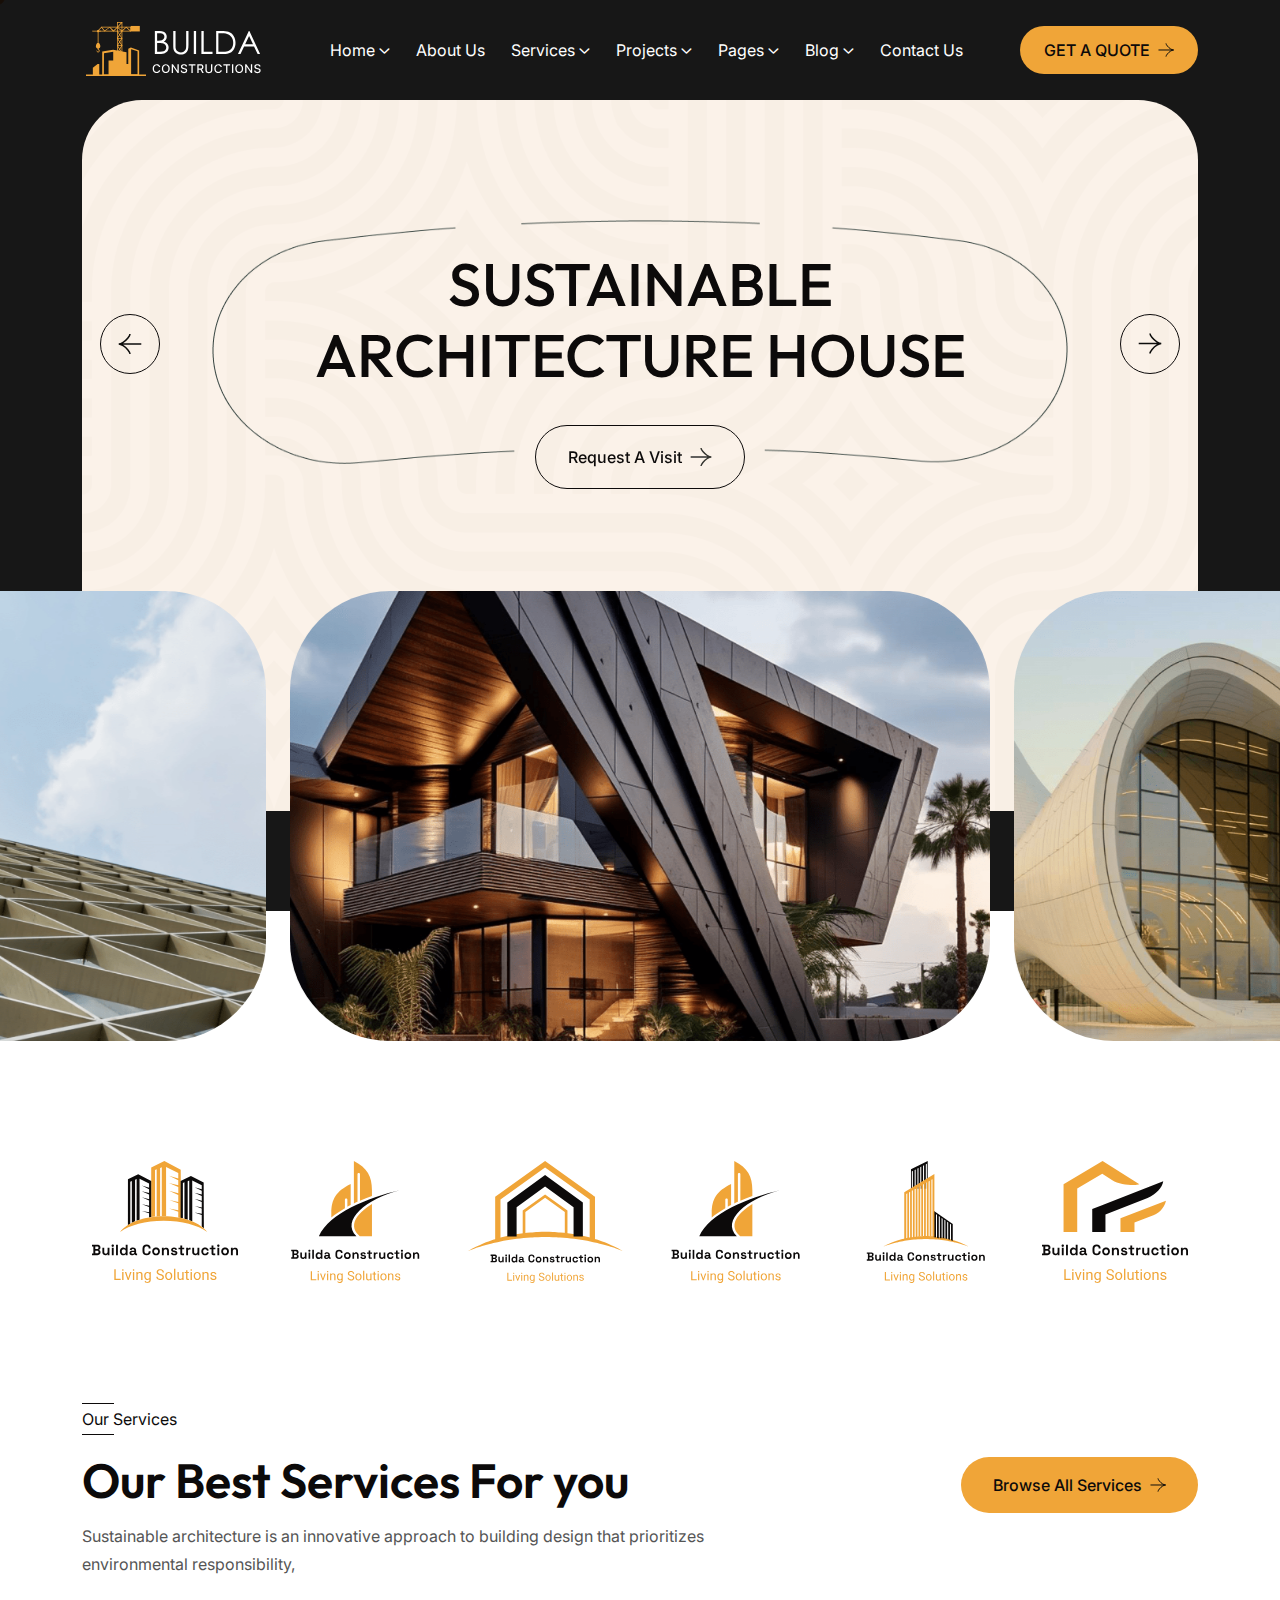
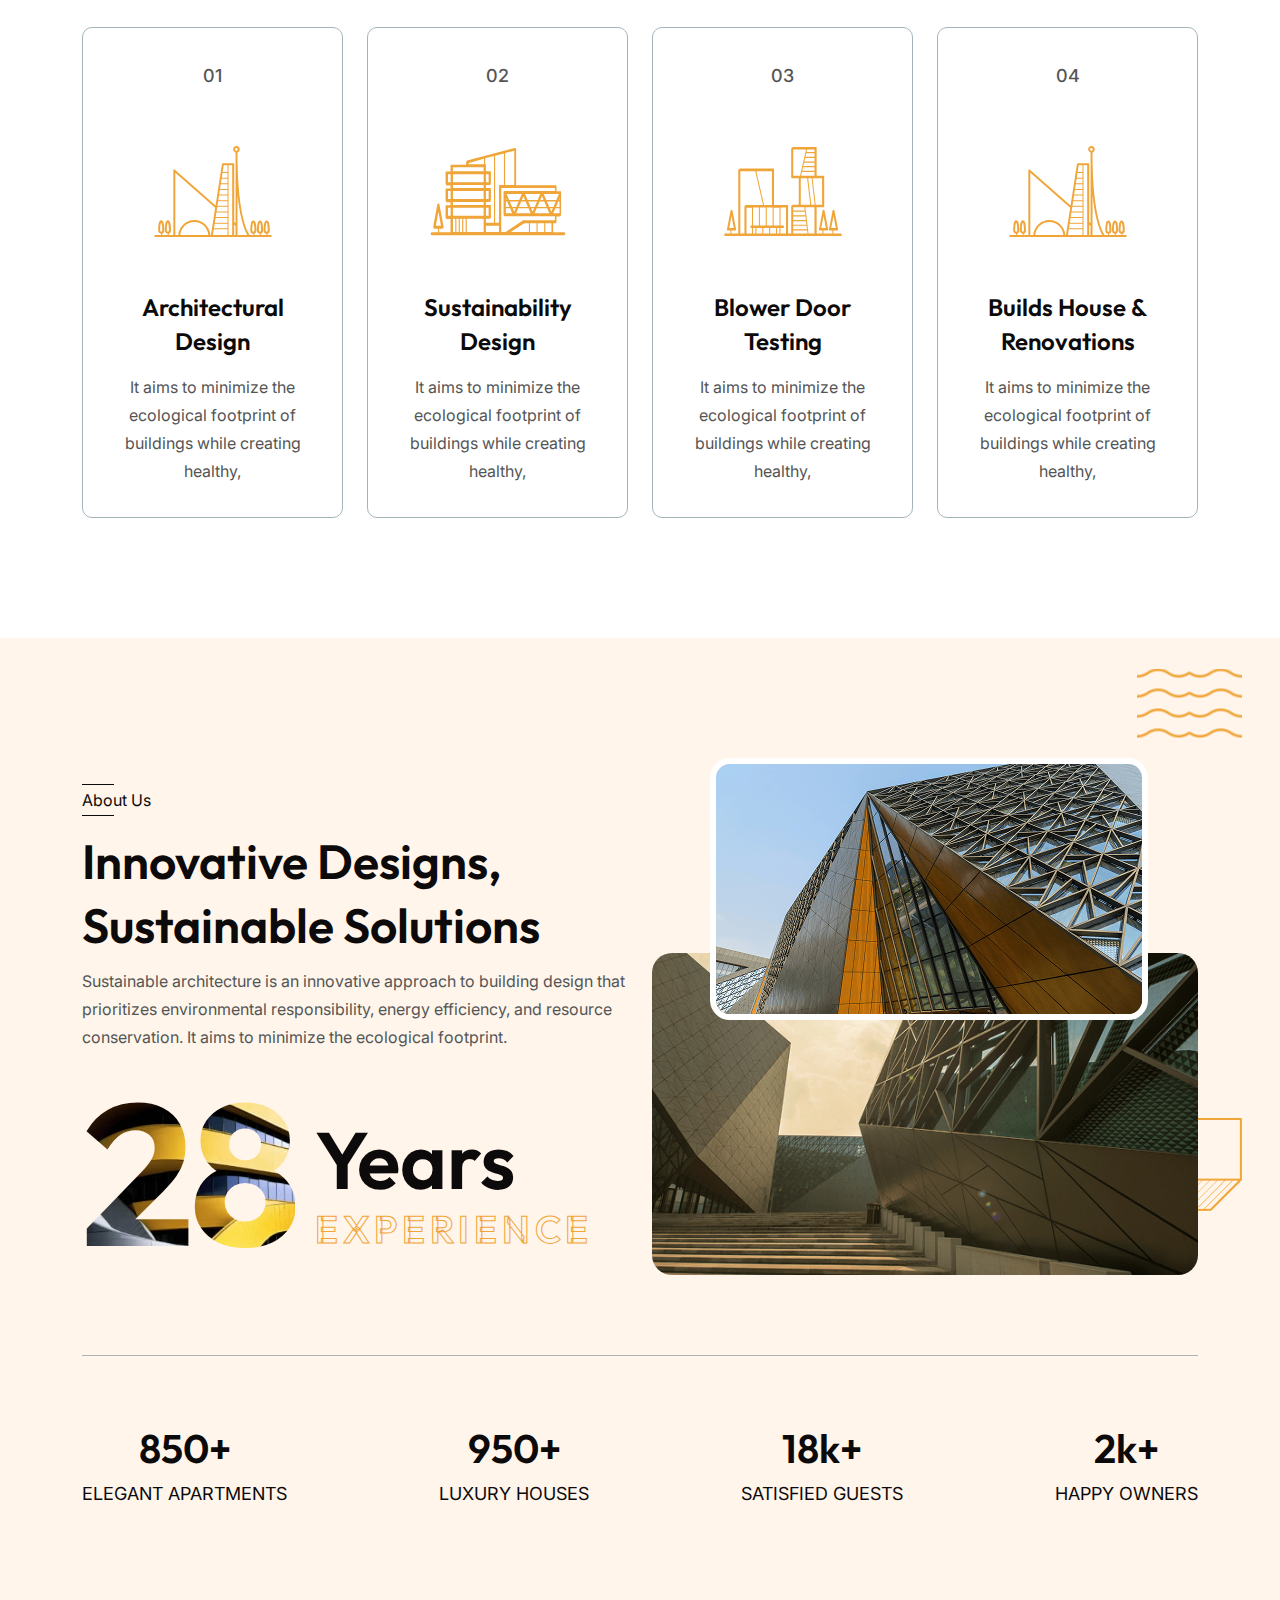
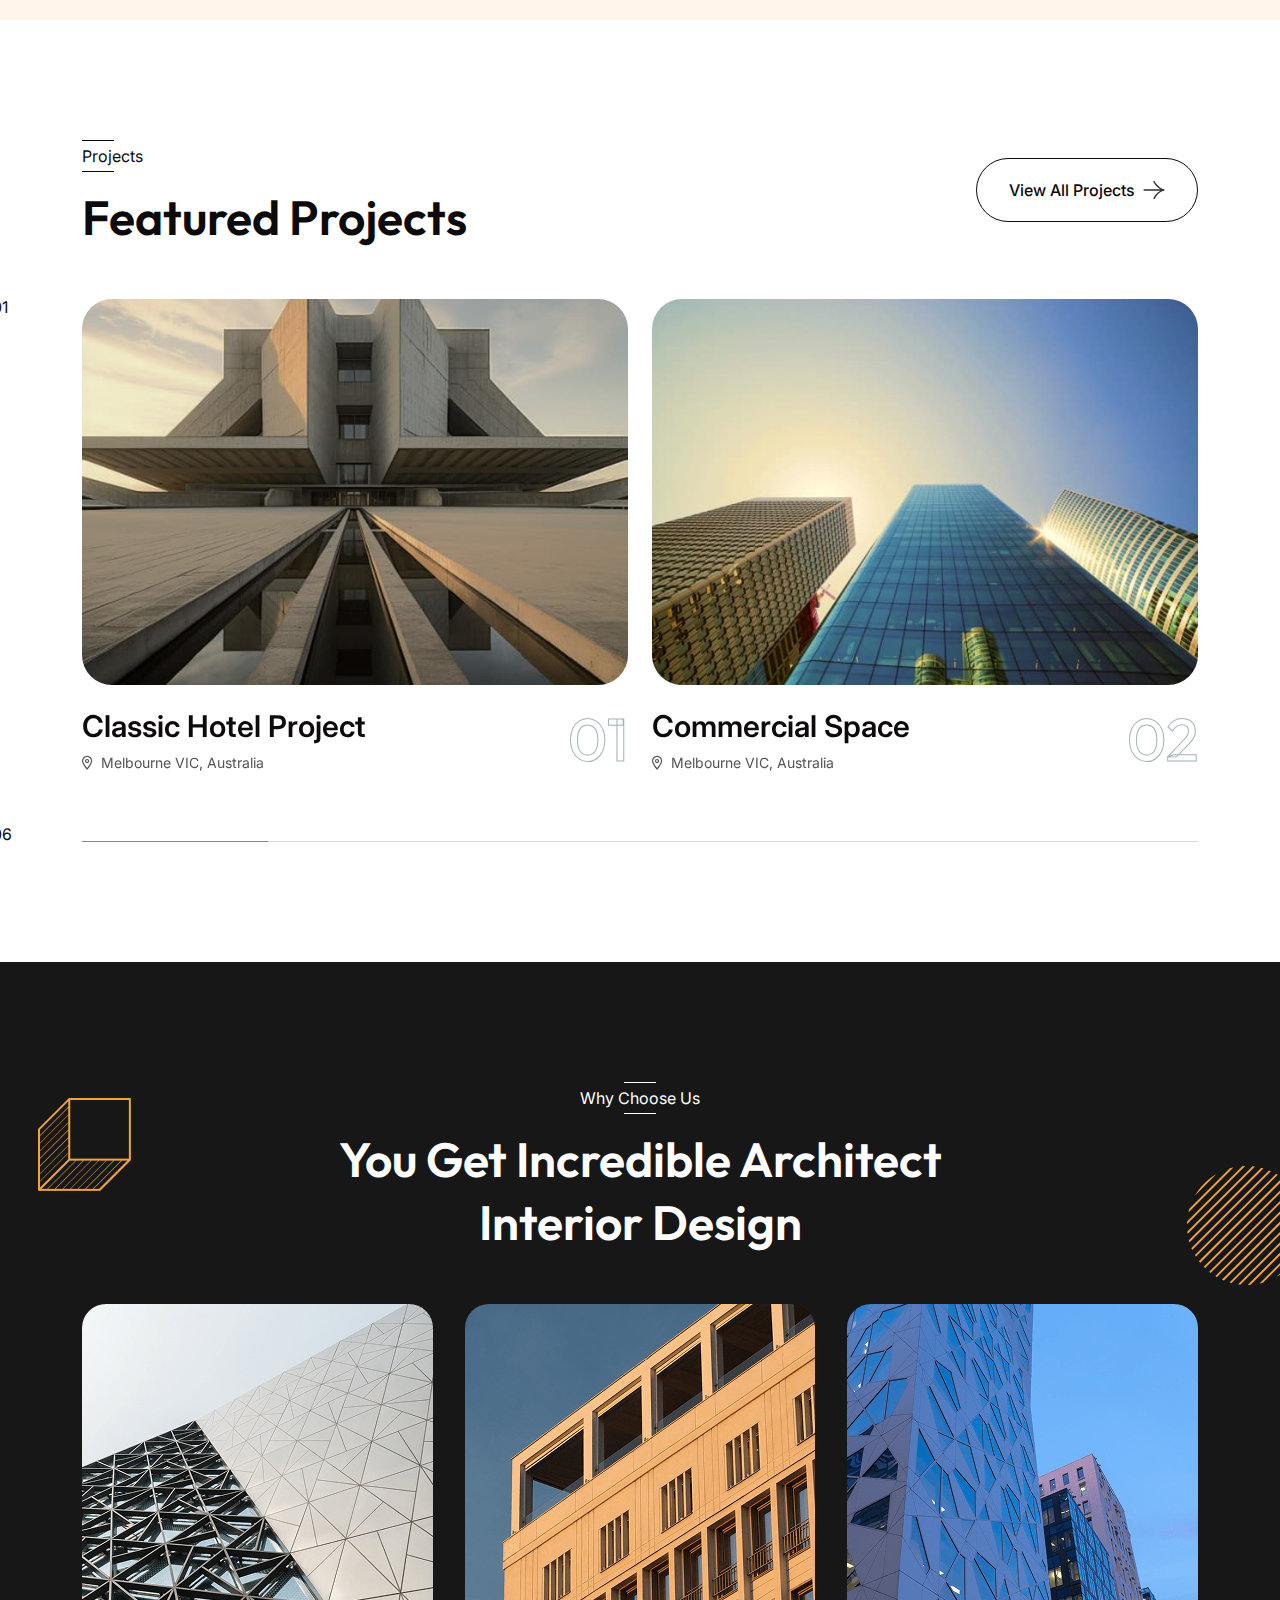
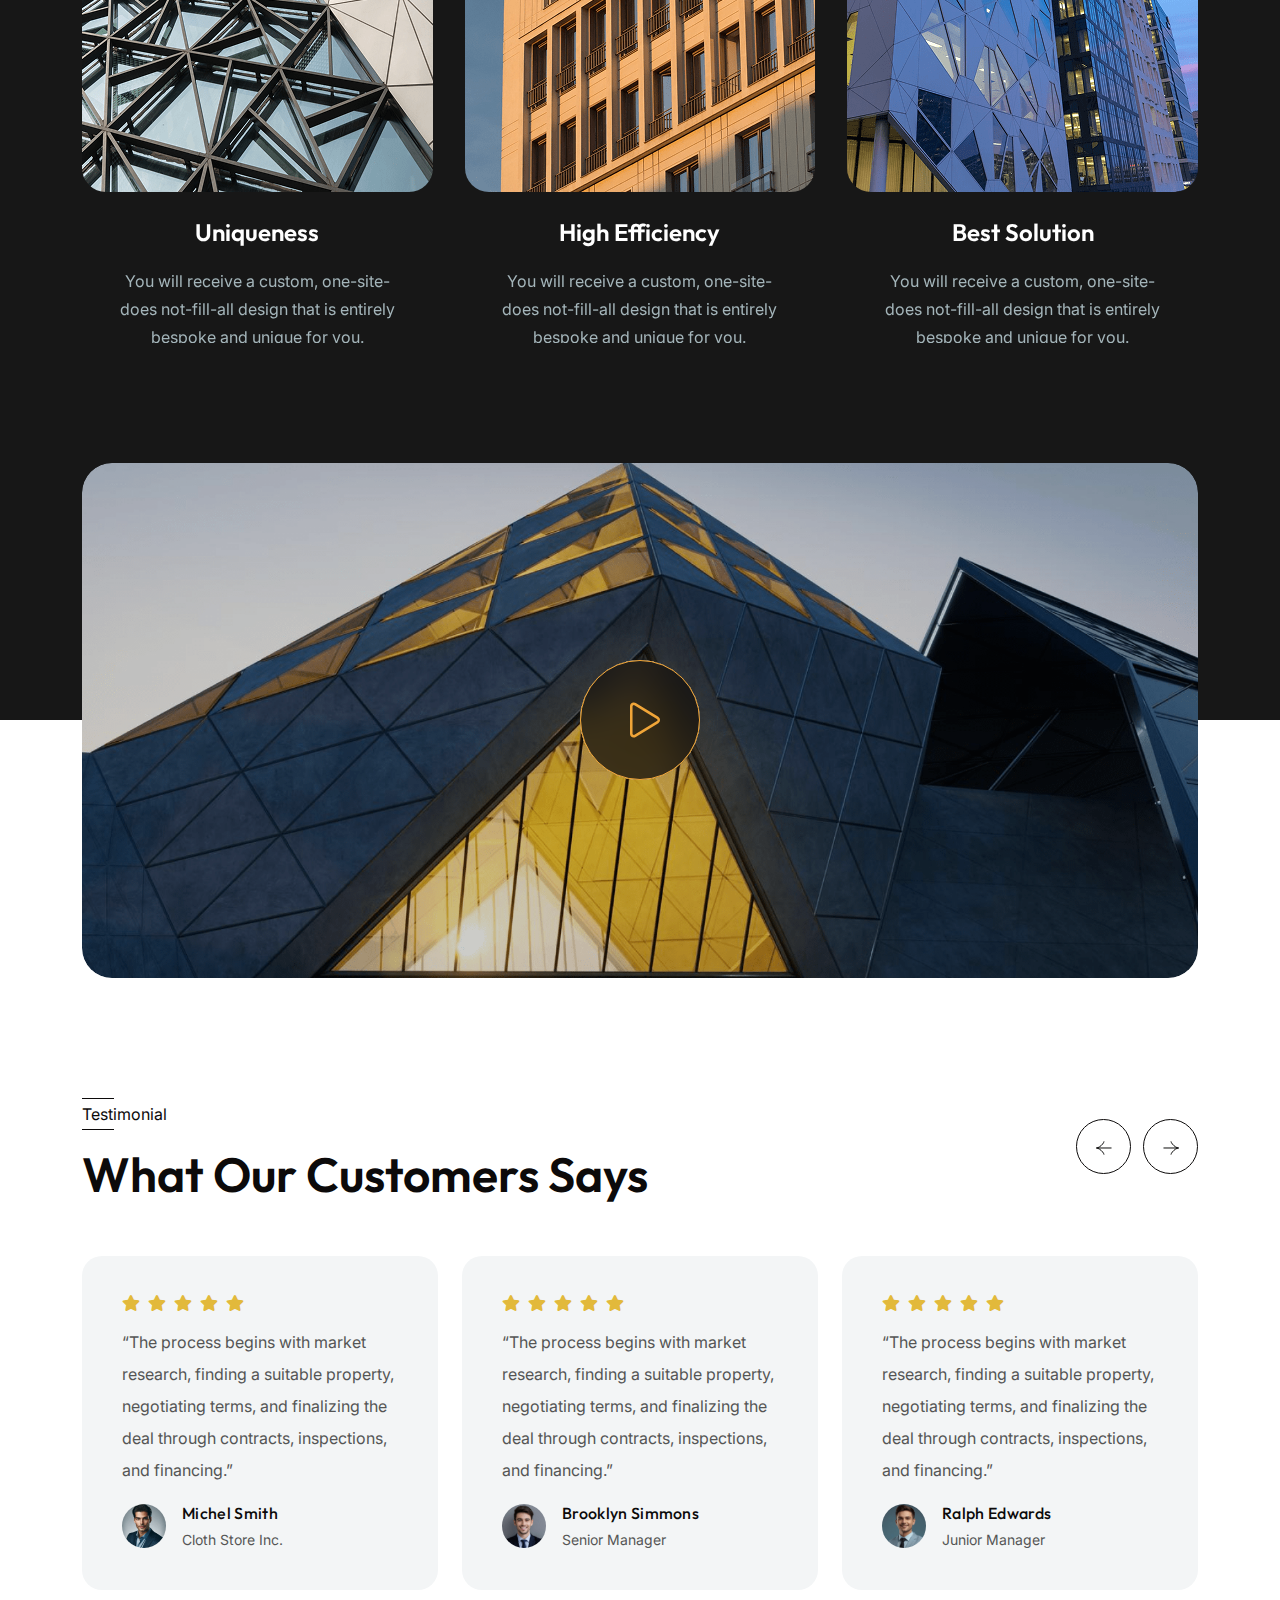
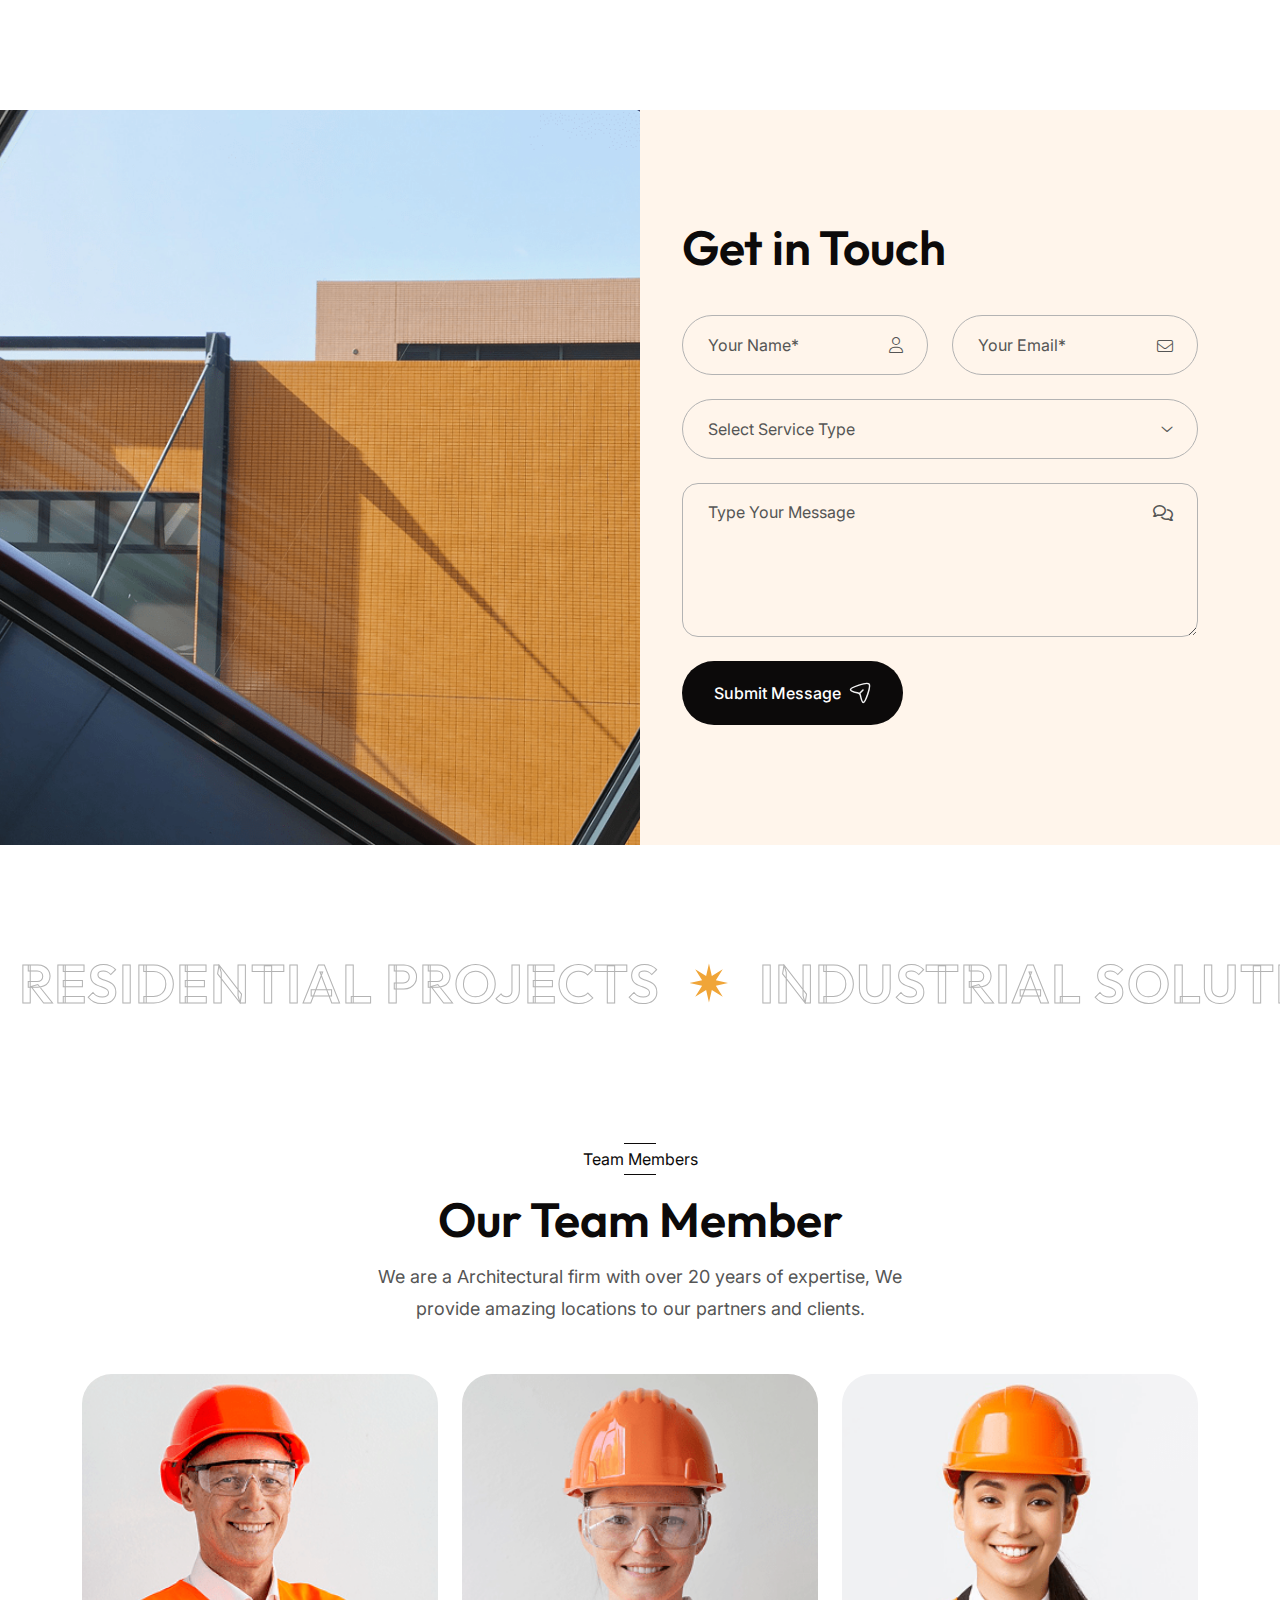
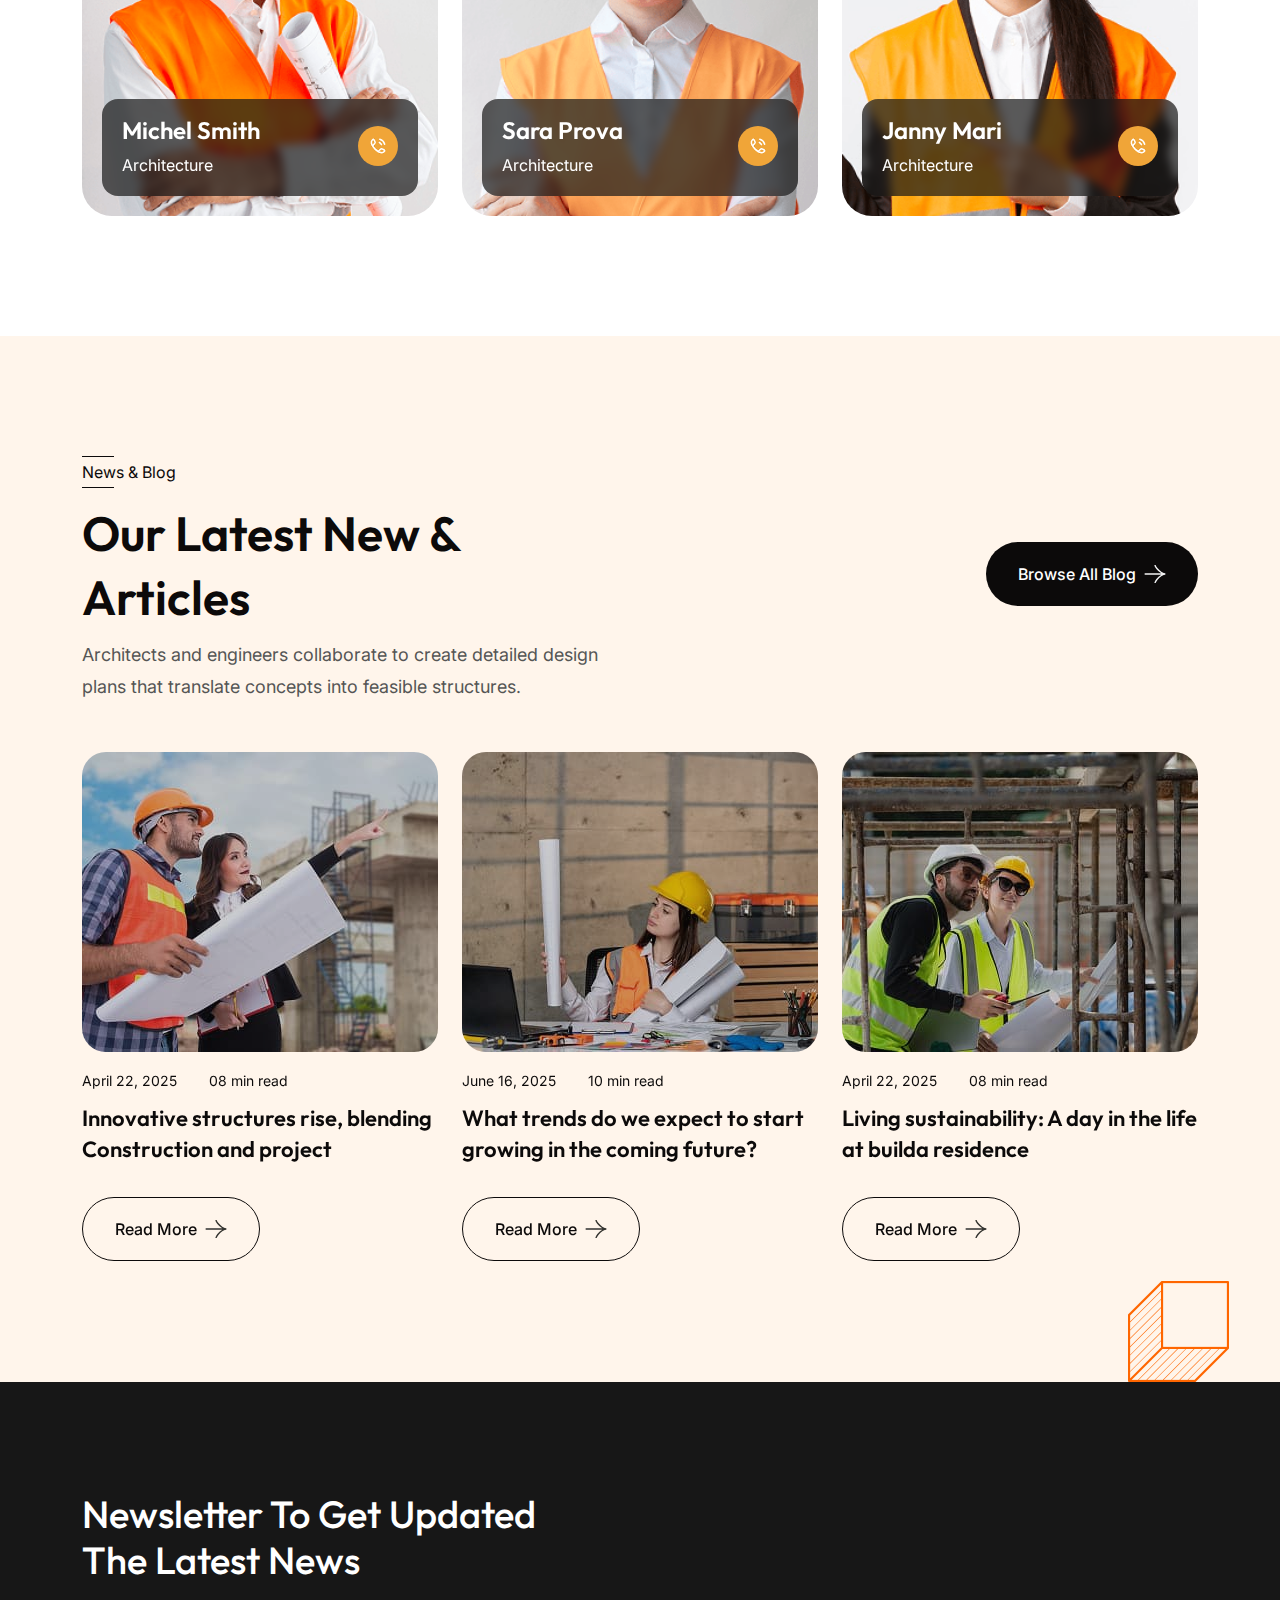
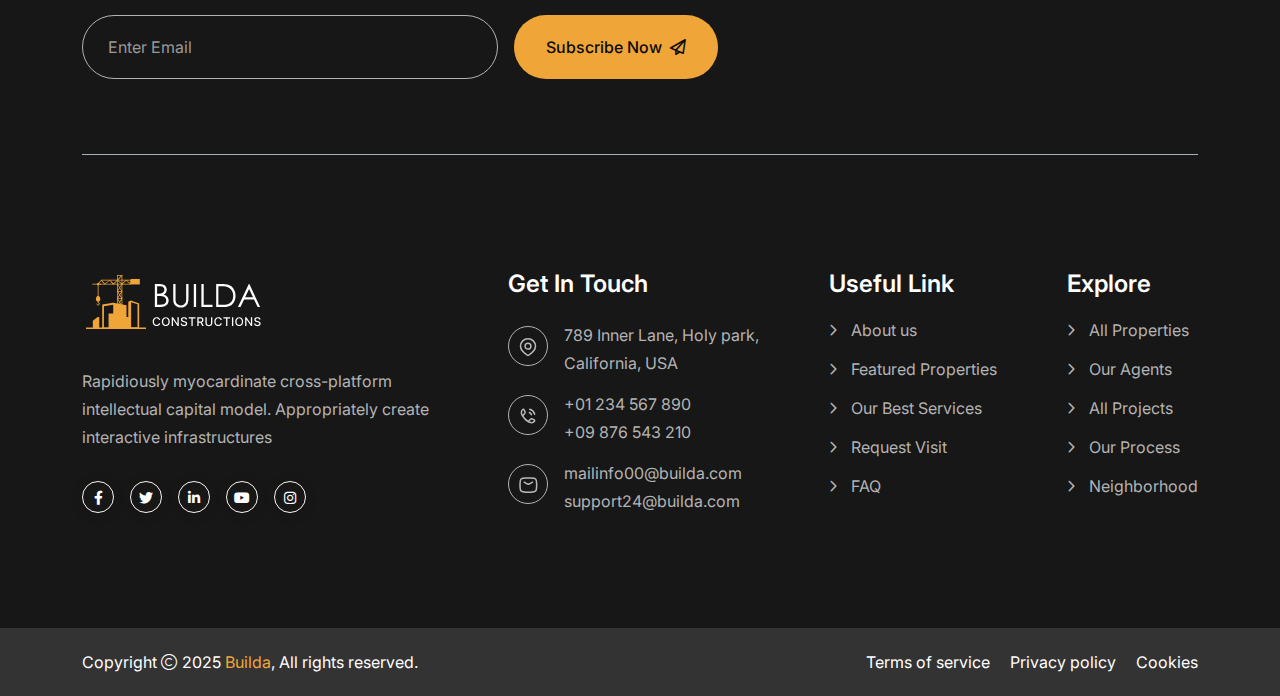
<file: home-10.html>
<!doctype html><html class="no-js" lang="zxx" dir="ltr">
<!-- Mirrored from html.themehour.net/builda/demo/home-10.html by HTTrack Website Copier/3.x [XR&CO'2014], Thu, 18 Sep 2025 06:47:33 GMT -->
<head><meta charset="utf-8"><meta http-equiv="x-ua-compatible" content="ie=edge"><title>Builda - Construction Services & Architecture HTML Template - Sustainable Architecture</title><meta name="author" content="Builda"><meta name="description" content="Builda - Construction Services & Architecture HTML Template"><meta name="keywords" content="Builda - Construction Services & Architecture HTML Template"><meta name="robots" content="INDEX,FOLLOW"><meta name="viewport" content="width=device-width,initial-scale=1,shrink-to-fit=no"><link rel="apple-touch-icon" sizes="57x57" href="assets/img/favicons/apple-icon-57x57.png"><link rel="apple-touch-icon" sizes="60x60" href="assets/img/favicons/apple-icon-60x60.png"><link rel="apple-touch-icon" sizes="72x72" href="assets/img/favicons/apple-icon-72x72.png"><link rel="apple-touch-icon" sizes="76x76" href="assets/img/favicons/apple-icon-76x76.png"><link rel="apple-touch-icon" sizes="114x114" href="assets/img/favicons/apple-icon-114x114.png"><link rel="apple-touch-icon" sizes="120x120" href="assets/img/favicons/apple-icon-120x120.png"><link rel="apple-touch-icon" sizes="144x144" href="assets/img/favicons/apple-icon-144x144.png"><link rel="apple-touch-icon" sizes="152x152" href="assets/img/favicons/apple-icon-152x152.png"><link rel="apple-touch-icon" sizes="180x180" href="assets/img/favicons/apple-icon-180x180.png"><link rel="icon" type="image/png" sizes="192x192" href="assets/img/favicons/android-icon-192x192.png"><link rel="icon" type="image/png" sizes="32x32" href="assets/img/favicons/favicon-32x32.png"><link rel="icon" type="image/png" sizes="96x96" href="assets/img/favicons/favicon-96x96.png"><link rel="icon" type="image/png" sizes="16x16" href="assets/img/favicons/favicon-16x16.png"><link rel="manifest" href="assets/img/favicons/manifest.json"><meta name="msapplication-TileColor" content="#ffffff"><meta name="msapplication-TileImage" content="assets/img/favicons/ms-icon-144x144.png"><meta name="theme-color" content="#ffffff"><link rel="preconnect" href="https://fonts.googleapis.com/"><link rel="preconnect" href="https://fonts.gstatic.com/" crossorigin><link href="https://fonts.googleapis.com/css2?family=Inter:wght@100..900&amp;family=Outfit:wght@100..900&amp;display=swap" rel="stylesheet"><link rel="stylesheet" href="assets/css/bootstrap.min.css"><link rel="stylesheet" href="assets/css/fontawesome.min.css"><link rel="stylesheet" href="assets/css/app.min.css"><link rel="stylesheet" href="assets/css/style.css"></head><body class=""><div class="cursor-follower"></div><div class="slider-drag-cursor"><i class="fas fa-angle-left me-2"></i> DRAG <i class="fas fa-angle-right ms-2"></i></div><div class="preloader"><button class="th-btn preloaderCls">Cancel Preloader</button><div class="preloader-inner"><div class="mb-4"><img src="assets/img/logo-icon.svg" alt="img"></div><span class="loader">BUILDA <span class="loading-text">BUILDA</span></span></div></div><div class="th-menu-wrapper onepage-nav"><div class="th-menu-area text-center"><button class="th-menu-toggle"><i class="fal fa-times"></i></button><div class="mobile-logo"><a href="index.html"><img src="assets/img/logo-white.svg" alt="Builda"></a></div><div class="th-mobile-menu allow-natural-scroll"><ul><li class="menu-item-has-children"><a href="index.html">Home</a><ul class="sub-menu"><li class="menu-item-has-children"><a href="#">Multipage</a><ul class="sub-menu"><li><a href="index.html">Commercial Construction</a></li><li><a href="home-2.html">Modern Construction</a></li><li><a href="home-3.html">Industrial Solutions</a></li><li><a href="home-4.html">Civil Engineering</a></li><li><a href="home-5.html">Classic Construction</a></li><li><a href="home-6.html">Construction Company</a></li><li><a href="home-7.html">Residential Projects</a></li><li><a href="home-8.html">Renovation Services</a></li><li><a href="home-9.html">Modern Architecture</a></li><li><a href="home-10.html">Sustainable Architecture</a></li></ul></li><li class="menu-item-has-children"><a href="#">Onepage</a><ul class="sub-menu"><li><a href="home-1-op.html">Commercial Construction</a></li><li><a href="home-2-op.html">Modern Construction</a></li><li><a href="home-3-op.html">Industrial Solutions</a></li><li><a href="home-4-op.html">Civil Engineering</a></li><li><a href="home-5-op.html">Classic Construction</a></li><li><a href="home-6-op.html">Construction Company</a></li><li><a href="home-7-op.html">Residential Projects</a></li><li><a href="home-8-op.html">Renovation Services</a></li><li><a href="home-9-op.html">Modern Architecture</a></li><li><a href="home-10-op.html">Sustainable Architecture</a></li></ul></li></ul></li><li><a href="about.html">About Us</a></li><li class="menu-item-has-children"><a href="service.html">Service</a><ul class="sub-menu"><li><a href="service.html">Service</a></li><li><a href="service-details.html">Service Details</a></li></ul></li><li class="menu-item-has-children"><a href="project.html">Project</a><ul class="sub-menu"><li><a href="project.html">Project</a></li><li><a href="project-details.html">Project Details</a></li></ul></li><li class="menu-item-has-children"><a href="#">Pages</a><ul class="sub-menu"><li><a href="team.html">Team Page</a></li><li><a href="team-details.html">Team Details</a></li><li><a href="pricing.html">Pricing Page</a></li><li class="menu-item-has-children"><a href="shop.html">Shop Page</a><ul class="sub-menu"><li><a href="shop.html">Shop Page</a></li><li><a href="shop-details.html">Shop Details</a></li><li><a href="cart.html">Cart Page</a></li><li><a href="checkout.html">Checkout Page</a></li><li><a href="wishlist.html">Wistlist Page</a></li></ul></li><li><a href="appointment.html">Appointment</a></li><li><a href="faq.html">Faq</a></li><li><a href="testimonial.html">Testimonial</a></li><li><a href="error.html">Error Page</a></li></ul></li><li class="menu-item-has-children"><a href="blog.html">Blog</a><ul class="sub-menu"><li><a href="blog.html">Blog Page</a></li><li><a href="blog-details.html">Blog Details</a></li></ul></li><li><a href="contact.html">Contact Us</a></li></ul></div></div></div><div class="sidemenu-wrapper sidemenu-info d-none d-lg-block"><div class="sidemenu-content"><button class="closeButton sideMenuCls"><i class="far fa-times"></i></button><div class="widget"><div class="th-widget-about"><div class="about-logo"><a href="index.html"><img src="assets/img/logo.svg" alt="Builda"></a></div><p class="about-text">Rapidiously myocardinate cross-platform intellectual capital model. Appropriately create interactive infrastructures</p></div></div><div class="widget"><h3 class="widget_title">Get In Touch</h3><div class="th-widget-contact"><div class="info-box_text"><div class="icon"><img src="assets/img/icon/location-dot.svg" alt="img"></div><div class="details"><p>789 Inner Lane, Holy park,</p><p>California, USA</p></div></div><div class="info-box_text"><div class="icon"><img src="assets/img/icon/phone.svg" alt="img"></div><div class="details"><p><a href="tel:+0123456789" class="info-box_link">+01 234 567 890</a></p><p><a href="tel:+09876543210" class="info-box_link">+09 876 543 210</a></p></div></div><div class="info-box_text"><div class="icon"><img src="assets/img/icon/envelope.svg" alt="img"></div><div class="details"><p><a href="mailto:mailinfo00@builda.com" class="info-box_link">mailinfo00@builda.com</a></p><p><a href="mailto:support24@builda.com" class="info-box_link">support24@builda.com</a></p></div></div></div></div><div class="widget newsletter-widget"><h3 class="widget_title">Subscribe Now</h3><form class="newsletter-form"><div class="form-group"><input class="form-control" type="email" placeholder="Email Address" required=""> <button type="submit" class="th-btn"><i class="far fa-paper-plane text-theme"></i></button></div></form><div class="th-social style2"><a href="https://www.facebook.com/"><i class="fab fa-facebook-f"></i></a> <a href="https://www.twitter.com/"><i class="fab fa-twitter"></i></a> <a href="https://www.linkedin.com/"><i class="fab fa-linkedin-in"></i></a> <a href="https://www.behance.com/"><i class="fab fa-behance"></i></a> <a href="https://www.vimeo.com/"><i class="fab fa-vimeo-v"></i></a></div></div></div></div><header class="th-header header-layout5 header-layout5-1"><div class="sticky-wrapper bg-black2"><div class="container"><div class="menu-area"><div class="row align-items-center justify-content-between"><div class="col-auto"><div class="header-logo"><a href="index.html"><img src="assets/img/logo-white3.svg" alt="Builda"></a></div></div><div class="col-auto"><nav class="main-menu d-none d-lg-inline-block"><ul><li class="menu-item-has-children"><a href="index.html">Home</a><ul class="mega-menu mega-menu-content allow-natural-scroll"><li><div class="container"><div class="row gy-4"><div class="col-lg-3"><div class="mega-menu-box"><div class="mega-menu-img"><img src="assets/img/pages/home-5.jpg" alt="Home"><div class="btn-wrap"><a href="index.html" class="th-btn style-border">Multipage</a> <a href="home-1-op.html" class="th-btn style-border">Onepage</a></div></div><h3 class="mega-menu-title"><a href="index.html">Commercial Construction</a></h3></div></div><div class="col-lg-3"><div class="mega-menu-box"><div class="mega-menu-img"><img src="assets/img/pages/home-4.jpg" alt="Home"><div class="btn-wrap"><a href="home-2.html" class="th-btn style-border">Multipage</a> <a href="home-2-op.html" class="th-btn style-border">Onepage</a></div></div><h3 class="mega-menu-title"><a href="home-2.html">Modern Construction</a></h3></div></div><div class="col-lg-3"><div class="mega-menu-box"><div class="mega-menu-img"><img src="assets/img/pages/home-7.jpg" alt="Home"><div class="btn-wrap"><a href="home-3.html" class="th-btn style-border">Multipage</a> <a href="home-3-op.html" class="th-btn style-border">Onepage</a></div></div><h3 class="mega-menu-title"><a href="home-3.html">Industrial Solutions</a></h3></div></div><div class="col-lg-3"><div class="mega-menu-box"><div class="mega-menu-img"><img src="assets/img/pages/home-3.jpg" alt="Home"><div class="btn-wrap"><a href="home-4.html" class="th-btn style-border">Multipage</a> <a href="home-4-op.html" class="th-btn style-border">Onepage</a></div></div><h3 class="mega-menu-title"><a href="home-4.html">Civil Engineering</a></h3></div></div><div class="col-lg-3"><div class="mega-menu-box"><div class="mega-menu-img"><img src="assets/img/pages/index.jpg" alt="Home"><div class="btn-wrap"><a href="home-5.html" class="th-btn style-border">Multipage</a> <a href="home-5-op.html" class="th-btn style-border">Onepage</a></div></div><h3 class="mega-menu-title"><a href="home-5.html">Classic Construction</a></h3></div></div><div class="col-lg-3"><div class="mega-menu-box"><div class="mega-menu-img"><img src="assets/img/pages/home-2.jpg" alt="Home"><div class="btn-wrap"><a href="home-6.html" class="th-btn style-border">Multipage</a> <a href="home-6-op.html" class="th-btn style-border">Onepage</a></div></div><h3 class="mega-menu-title"><a href="home-6.html">Construction Company</a></h3></div></div><div class="col-lg-3"><div class="mega-menu-box"><div class="mega-menu-img"><img src="assets/img/pages/home-6.jpg" alt="Home"><div class="btn-wrap"><a href="home-7.html" class="th-btn style-border">Multipage</a> <a href="home-7-op.html" class="th-btn style-border">Onepage</a></div></div><h3 class="mega-menu-title"><a href="home-7.html">Residential Projects</a></h3></div></div><div class="col-lg-3"><div class="mega-menu-box"><div class="mega-menu-img"><img src="assets/img/pages/home-8.jpg" alt="Home"><div class="btn-wrap"><a href="home-8.html" class="th-btn style-border">Multipage</a> <a href="home-8-op.html" class="th-btn style-border">Onepage</a></div></div><h3 class="mega-menu-title"><a href="home-8.html">Renovation Services</a></h3></div></div><div class="col-lg-3"><div class="mega-menu-box"><div class="mega-menu-img"><img src="assets/img/pages/home-9.jpg" alt="Home"><div class="btn-wrap"><a href="home-9.html" class="th-btn style-border">Multipage</a> <a href="home-9-op.html" class="th-btn style-border">Onepage</a></div></div><h3 class="mega-menu-title"><a href="home-9.html">Modern Architecture</a></h3></div></div><div class="col-lg-3"><div class="mega-menu-box"><div class="mega-menu-img"><img src="assets/img/pages/home-10.jpg" alt="Home"><div class="btn-wrap"><a href="home-10.html" class="th-btn style-border">Multipage</a> <a href="home-10-op.html" class="th-btn style-border">Onepage</a></div></div><h3 class="mega-menu-title"><a href="home-10.html">Sustainable Architecture</a></h3></div></div></div></div></li></ul></li><li><a href="about.html">About Us</a></li><li class="menu-item-has-children"><a href="service.html">Services</a><ul class="sub-menu"><li><a href="service.html">Service</a></li><li><a href="service-details.html">Service Details</a></li></ul></li><li class="menu-item-has-children"><a href="project.html">Projects</a><ul class="sub-menu"><li><a href="project.html">Projects</a></li><li><a href="project-details.html">Project Details</a></li></ul></li><li class="menu-item-has-children"><a href="#">Pages</a><ul class="sub-menu"><li><a href="team.html">Team Page</a></li><li><a href="team-details.html">Team Details</a></li><li><a href="pricing.html">Pricing Page</a></li><li><a href="appointment.html">Appointment</a></li><li><a href="faq.html">Faq Page</a></li><li><a href="testimonial.html">Testimonial</a></li><li class="menu-item-has-children"><a href="shop.html">Shop Page</a><ul class="sub-menu"><li><a href="shop.html">Shop Page</a></li><li><a href="shop-details.html">Shop Details</a></li><li><a href="cart.html">Cart Page</a></li><li><a href="checkout.html">Checkout Page</a></li><li><a href="wishlist.html">Wistlist Page</a></li></ul></li><li><a href="error.html">Error Page</a></li></ul></li><li class="menu-item-has-children"><a href="blog.html">Blog</a><ul class="sub-menu"><li><a href="blog.html">Blog Page</a></li><li><a href="blog-details.html">Blog Details</a></li></ul></li><li><a href="contact.html">Contact Us</a></li></ul></nav><div class="header-button d-flex d-lg-none"><button type="button" class="th-menu-toggle sidebar-btn"><span class="line"></span> <span class="line"></span> <span class="line"></span></button></div></div><div class="col-auto d-none d-xl-block"><div class="header-button"><a href="contact.html" class="th-btn style5 th-btn-icon">GET A QUOTE</a></div></div></div></div></div></div></header><div class="th-hero-wrapper hero-11" id="hero"><div class="slider-area"><div class="swiper th-slider hero-slider11" id="heroSlide11" data-slider-options='{"effect":"fade","loop":true,"autoHeight": true, "allowTouchMove": false, "simulateTouch": false}'><div class="swiper-wrapper"><div class="swiper-slide"><div class="container"><div class="hero-inner" data-bg-src="assets/img/hero/hero-bg-11.png"><div class="row justify-content-center"><div class="col-xl-10"><div class="hero-style11 text-center"><div class="hero-border" data-bg-src="assets/img/hero/hero_bg_border11_1.png"></div><h1 class="hero-title"><span class="title">Sustainable </span><span class="title">Architecture House</span></h1><div class="btn-wrap justify-content-center"><a href="contact.html" class="th-btn style-border5 th-btn-icon">Request A Visit</a></div></div></div></div></div></div></div><div class="swiper-slide"><div class="container"><div class="hero-inner" data-bg-src="assets/img/hero/hero-bg-11.png"><div class="row justify-content-center"><div class="col-xl-10"><div class="hero-style11 text-center"><div class="hero-border" data-bg-src="assets/img/hero/hero_bg_border11_1.png"></div><h1 class="hero-title"><span class="title">We Craft Future </span><span class="title">Dream Home</span></h1><div class="btn-wrap justify-content-center"><a href="contact.html" class="th-btn style-border5 th-btn-icon">Request A Visit</a></div></div></div></div></div></div></div><div class="swiper-slide"><div class="container"><div class="hero-inner" data-bg-src="assets/img/hero/hero-bg-11.png"><div class="row justify-content-center"><div class="col-xl-10"><div class="hero-style11 text-center"><div class="hero-border" data-bg-src="assets/img/hero/hero_bg_border11_1.png"></div><h1 class="hero-title"><span class="title">Your Future, </span><span class="title">Our Foundation</span></h1><div class="btn-wrap justify-content-center"><a href="contact.html" class="th-btn style-border5 th-btn-icon">Request A Visit</a></div></div></div></div></div></div></div><div class="swiper-slide"><div class="container"><div class="hero-inner" data-bg-src="assets/img/hero/hero-bg-11.png"><div class="row justify-content-center"><div class="col-xl-10"><div class="hero-style11 text-center"><div class="hero-border" data-bg-src="assets/img/hero/hero_bg_border11_1.png"></div><h1 class="hero-title"><span class="title">Sustainable </span><span class="title">Architecture House</span></h1><div class="btn-wrap justify-content-center"><a href="contact.html" class="th-btn style-border5 th-btn-icon">Request A Visit</a></div></div></div></div></div></div></div><div class="swiper-slide"><div class="container"><div class="hero-inner" data-bg-src="assets/img/hero/hero-bg-11.png"><div class="row justify-content-center"><div class="col-xl-10"><div class="hero-style11 text-center"><div class="hero-border" data-bg-src="assets/img/hero/hero_bg_border11_1.png"></div><h1 class="hero-title"><span class="title">We Craft Future </span><span class="title">Dream Home</span></h1><div class="btn-wrap justify-content-center"><a href="contact.html" class="th-btn style-border5 th-btn-icon">Request A Visit</a></div></div></div></div></div></div></div><div class="swiper-slide"><div class="container"><div class="hero-inner" data-bg-src="assets/img/hero/hero-bg-11.png"><div class="row justify-content-center"><div class="col-xl-10"><div class="hero-style11 text-center"><div class="hero-border" data-bg-src="assets/img/hero/hero_bg_border11_1.png"></div><h1 class="hero-title"><span class="title">Your Future, </span><span class="title">Our Foundation</span></h1><div class="btn-wrap justify-content-center"><a href="contact.html" class="th-btn style-border5 th-btn-icon">Request A Visit</a></div></div></div></div></div></div></div></div></div></div><div class="hero-bottom-wrap"><div class="container-fluid p-0"><div class="slider-area hero-slider-thumb-wrap"><div class="swiper th-slider hero-grid-thumb" data-slider-options='{"effect":"slide","loop":true,"slidesPerView":"1.8", "spaceBetween":"24px","centeredSlides": true,"thumbs":{"swiper":".hero-slider11"},"breakpoints":{"0":{"slidesPerView":1},"576":{"slidesPerView":"1.8"}}}'><div class="swiper-wrapper"><div class="swiper-slide"><div class="box-img"><img src="assets/img/hero/hero_thumb_11_1.jpg" alt="Image"></div></div><div class="swiper-slide"><div class="box-img"><img src="assets/img/hero/hero_thumb_11_2.jpg" alt="Image"></div></div><div class="swiper-slide"><div class="box-img"><img src="assets/img/hero/hero_thumb_11_3.jpg" alt="Image"></div></div><div class="swiper-slide"><div class="box-img"><img src="assets/img/hero/hero_thumb_11_1.jpg" alt="Image"></div></div><div class="swiper-slide"><div class="box-img"><img src="assets/img/hero/hero_thumb_11_2.jpg" alt="Image"></div></div><div class="swiper-slide"><div class="box-img"><img src="assets/img/hero/hero_thumb_11_3.jpg" alt="Image"></div></div></div></div><button data-slider-prev=".hero-grid-thumb" class="slider-arrow slider-prev"><img src="assets/img/icon/arrow-left.svg" alt="img"> <span class="circle-tag"><span class="about-experience-tag"><span class="circle-title-anime">YOUR DREAM PLACE EXPLORE AND FIND</span></span></span></button> <button data-slider-next=".hero-grid-thumb" class="slider-arrow slider-next"><img src="assets/img/icon/arrow-right.svg" alt="img"> <span class="circle-tag"><span class="about-experience-tag"><span class="circle-title-anime">YOUR DREAM PLACE EXPLORE AND FIND</span></span></span></button></div></div></div></div><div class="client-area-4 space"><div class="container"><div class="swiper th-slider has-shadow" id="clientSlider1" data-slider-options='{"breakpoints":{"0":{"slidesPerView":2},"576":{"slidesPerView":"3"},"768":{"slidesPerView":"4"},"992":{"slidesPerView":"5"},"1200":{"slidesPerView":"6"}}}'><div class="swiper-wrapper"><div class="swiper-slide"><a href="#" class="client-card"><img src="assets/img/brand/brand_5_1.svg" alt="Image"></a></div><div class="swiper-slide"><a href="#" class="client-card"><img src="assets/img/brand/brand_5_2.svg" alt="Image"></a></div><div class="swiper-slide"><a href="#" class="client-card"><img src="assets/img/brand/brand_5_3.svg" alt="Image"></a></div><div class="swiper-slide"><a href="#" class="client-card"><img src="assets/img/brand/brand_5_4.svg" alt="Image"></a></div><div class="swiper-slide"><a href="#" class="client-card"><img src="assets/img/brand/brand_5_5.svg" alt="Image"></a></div><div class="swiper-slide"><a href="#" class="client-card"><img src="assets/img/brand/brand_5_6.svg" alt="Image"></a></div><div class="swiper-slide"><a href="#" class="client-card"><img src="assets/img/brand/brand_5_1.svg" alt="Image"></a></div><div class="swiper-slide"><a href="#" class="client-card"><img src="assets/img/brand/brand_5_2.svg" alt="Image"></a></div><div class="swiper-slide"><a href="#" class="client-card"><img src="assets/img/brand/brand_5_3.svg" alt="Image"></a></div><div class="swiper-slide"><a href="#" class="client-card"><img src="assets/img/brand/brand_5_4.svg" alt="Image"></a></div><div class="swiper-slide"><a href="#" class="client-card"><img src="assets/img/brand/brand_5_5.svg" alt="Image"></a></div><div class="swiper-slide"><a href="#" class="client-card"><img src="assets/img/brand/brand_5_6.svg" alt="Image"></a></div></div></div></div></div><section class="service-area-3 space-bottom overflow-hidden" id="service-sec"><div class="sec-bg-shape2-3 jump shape-mockup d-xxl-block d-none" data-top="4%" data-right="7%"><img src="assets/img/shape/section_shape_3_1.jpg" alt="img"></div><div class="container"><div class="row justify-content-lg-between align-items-center"><div class="col-lg-7"><div class="title-area"><span class="sub-title text-title">Our Services</span><h2 class="sec-title">Our Best Services For you</h2><p>Sustainable architecture is an innovative approach to building design that prioritizes environmental responsibility,</p></div></div><div class="col-auto"><div class="sec-btn"><a href="service.html" class="th-btn style5 th-btn-icon">Browse All Services</a></div></div></div><div class="swiper th-slider service-slider5" data-slider-options='{"breakpoints":{"0":{"slidesPerView":1},"576":{"slidesPerView":"1"},"768":{"slidesPerView":"2"},"992":{"slidesPerView":"3"},"1200":{"slidesPerView":"4"}},"autoHeight": true}'><div class="swiper-wrapper"><div class="swiper-slide"><div class="service-card style7"><div class="service-img"><img src="assets/img/service/6-1.png" alt="img"> <a href="service-details.html" class="icon-btn"><img src="assets/img/icon/arrow-right.svg" alt="img"></a></div><p class="box-num">01</p><div class="service-card-icon"><img src="assets/img/icon/service-icon6-1.svg" alt="Icon"></div><h3 class="box-title"><a href="service-details.html">Architectural Design</a></h3><p class="box-text">It aims to minimize the ecological footprint of buildings while creating healthy,</p></div></div><div class="swiper-slide"><div class="service-card style7"><div class="service-img"><img src="assets/img/service/6-2.png" alt="img"> <a href="service-details.html" class="icon-btn"><img src="assets/img/icon/arrow-right.svg" alt="img"></a></div><p class="box-num">02</p><div class="service-card-icon"><img src="assets/img/icon/service-icon6-2.svg" alt="Icon"></div><h3 class="box-title"><a href="service-details.html">Sustainability Design</a></h3><p class="box-text">It aims to minimize the ecological footprint of buildings while creating healthy,</p></div></div><div class="swiper-slide"><div class="service-card style7"><div class="service-img"><img src="assets/img/service/6-3.png" alt="img"> <a href="service-details.html" class="icon-btn"><img src="assets/img/icon/arrow-right.svg" alt="img"></a></div><p class="box-num">03</p><div class="service-card-icon"><img src="assets/img/icon/service-icon6-3.svg" alt="Icon"></div><h3 class="box-title"><a href="service-details.html">Blower Door Testing</a></h3><p class="box-text">It aims to minimize the ecological footprint of buildings while creating healthy,</p></div></div><div class="swiper-slide"><div class="service-card style7"><div class="service-img"><img src="assets/img/service/6-4.png" alt="img"> <a href="service-details.html" class="icon-btn"><img src="assets/img/icon/arrow-right.svg" alt="img"></a></div><p class="box-num">04</p><div class="service-card-icon"><img src="assets/img/icon/service-icon6-1.svg" alt="Icon"></div><h3 class="box-title"><a href="service-details.html">Builds House & Renovations</a></h3><p class="box-text">It aims to minimize the ecological footprint of buildings while creating healthy,</p></div></div><div class="swiper-slide"><div class="service-card style7"><div class="service-img"><img src="assets/img/service/6-1.png" alt="img"> <a href="service-details.html" class="icon-btn"><img src="assets/img/icon/arrow-right.svg" alt="img"></a></div><p class="box-num">01</p><div class="service-card-icon"><img src="assets/img/icon/service-icon6-2.svg" alt="Icon"></div><h3 class="box-title"><a href="service-details.html">Architectural Design</a></h3><p class="box-text">It aims to minimize the ecological footprint of buildings while creating healthy,</p></div></div><div class="swiper-slide"><div class="service-card style7"><div class="service-img"><img src="assets/img/service/6-2.png" alt="img"> <a href="service-details.html" class="icon-btn"><img src="assets/img/icon/arrow-right.svg" alt="img"></a></div><p class="box-num">02</p><div class="service-card-icon"><img src="assets/img/icon/service-icon6-3.svg" alt="Icon"></div><h3 class="box-title"><a href="service-details.html">Sustainability Design</a></h3><p class="box-text">It aims to minimize the ecological footprint of buildings while creating healthy,</p></div></div><div class="swiper-slide"><div class="service-card style7"><div class="service-img"><img src="assets/img/service/6-3.png" alt="img"> <a href="service-details.html" class="icon-btn"><img src="assets/img/icon/arrow-right.svg" alt="img"></a></div><p class="box-num">03</p><div class="service-card-icon"><img src="assets/img/icon/service-icon6-1.svg" alt="Icon"></div><h3 class="box-title"><a href="service-details.html">Blower Door Testing</a></h3><p class="box-text">It aims to minimize the ecological footprint of buildings while creating healthy,</p></div></div><div class="swiper-slide"><div class="service-card style7"><div class="service-img"><img src="assets/img/service/6-4.png" alt="img"> <a href="service-details.html" class="icon-btn"><img src="assets/img/icon/arrow-right.svg" alt="img"></a></div><p class="box-num">04</p><div class="service-card-icon"><img src="assets/img/icon/service-icon6-2.svg" alt="Icon"></div><h3 class="box-title"><a href="service-details.html">Builds House & Renovations</a></h3><p class="box-text">It aims to minimize the ecological footprint of buildings while creating healthy,</p></div></div></div></div></div></section><div class="about-area-11 z-index-common position-relative space-top bg-smoke3 overflow-hidden" id="about-sec"><div class="sec-bg-shape2-1 spin shape-mockup d-xxl-block d-none" data-top="20%" data-left="-2%"><img src="assets/img/shape/section_shape_3_2.jpg" alt="img"></div><div class="sec-bg-shape2-2 wave-anim shape-mockup d-xl-block d-none" data-top="5%" data-right="3%" data-bg-src="assets/img/shape/section_shape_3_3.jpg"></div><div class="sec-bg-shape2-3 jump shape-mockup d-xl-block d-none" data-bottom="10%" data-right="3%"><img src="assets/img/shape/section_shape_3_1.jpg" alt="img"></div><div class="container"><div class="row gx-80 justify-content-between align-items-center flex-row-reverse"><div class="col-xl-6 mb-40 mb-xl-0"><div class="img-box11"><div class="img1"><img src="assets/img/normal/about_11_1.png" alt="img"></div><div class="img2 moving"><img src="assets/img/normal/about_11_2.png" alt="img"></div></div></div><div class="col-xl-6"><div class="title-area mb-45"><span class="sub-title text-title">About Us</span><h2 class="sec-title">Innovative Designs, Sustainable Solutions</h2><p>Sustainable architecture is an innovative approach to building design that prioritizes environmental responsibility, energy efficiency, and resource conservation. It aims to minimize the ecological footprint.</p></div><div class="about-experience-wrap"><div class="box-number" data-bg-src="assets/img/normal/about_11_3.png">28</div><div class="box-content"><span class="box-text">Years</span> <span class="border-text">Experience</span></div></div></div></div></div></div><div class="counter-area-7 bg-smoke3 overflow-hidden pt-80 space-bottom"><div class="container"><div class="counter-card-wrap counter-border-top pt-80"><div class="counter-card style4"><div class="media-body"><h2 class="box-number"><span class="counter-number">850</span>+</h2><p class="box-text">Elegant Apartments</p></div></div><div class="counter-card style4"><div class="media-body"><h2 class="box-number"><span class="counter-number">950</span>+</h2><p class="box-text">Luxury Houses</p></div></div><div class="counter-card style4"><div class="media-body"><h2 class="box-number"><span class="counter-number">18</span>k+</h2><p class="box-text">Satisfied Guests</p></div></div><div class="counter-card style4"><div class="media-body"><h2 class="box-number"><span class="counter-number">2</span>k+</h2><p class="box-text">Happy Owners</p></div></div></div></div></div><section class="overflow-hidden space"><div class="container"><div class="row justify-content-lg-between align-items-center"><div class="col-xxl-6 col-xl-7 col-lg-6"><div class="title-area"><span class="sub-title text-title">Projects</span><h2 class="sec-title">Featured Projects</h2></div></div><div class="col-auto"><div class="sec-btn"><a href="project.html" class="th-btn style-border5 th-btn-icon">View All Projects</a></div></div></div></div><div class="container"><div class="slider-area project-slider5 slider-drag-wrap"><div class="swiper th-slider" data-slider-options='{"breakpoints":{"0":{"slidesPerView":1},"576":{"slidesPerView":"1"},"768":{"slidesPerView":"1"},"992":{"slidesPerView":"2"},"1200":{"slidesPerView":"2"},"1500":{"slidesPerView":"3"}},"grabCursor":"true","slideToClickedSlide":"true", "paginationType":"progressbar"}'><div class="swiper-wrapper"><div class="swiper-slide"><div class="portfolio-card style5"><div class="portfolio-img"><img src="assets/img/project/project_5_1.png" alt="project image"></div><div class="portfolio-content"><div class="box-content"><h3 class="portfolio-title"><a href="service-details.html">Classic Hotel Project</a></h3><p class="portfolio-location"><i class="far fa-map-marker-alt me-2"></i>Melbourne VIC, Australia</p></div><div class="box-number">01</div></div></div></div><div class="swiper-slide"><div class="portfolio-card style5"><div class="portfolio-img"><img src="assets/img/project/project_5_2.png" alt="project image"></div><div class="portfolio-content"><div class="box-content"><h3 class="portfolio-title"><a href="service-details.html">Commercial Space</a></h3><p class="portfolio-location"><i class="far fa-map-marker-alt me-2"></i>Melbourne VIC, Australia</p></div><div class="box-number">02</div></div></div></div><div class="swiper-slide"><div class="portfolio-card style5"><div class="portfolio-img"><img src="assets/img/project/project_5_3.png" alt="project image"></div><div class="portfolio-content"><div class="box-content"><h3 class="portfolio-title"><a href="service-details.html">Residential Apartment</a></h3><p class="portfolio-location"><i class="far fa-map-marker-alt me-2"></i>Melbourne VIC, Australia</p></div><div class="box-number">03</div></div></div></div><div class="swiper-slide"><div class="portfolio-card style5"><div class="portfolio-img"><img src="assets/img/project/project_5_1.png" alt="project image"></div><div class="portfolio-content"><div class="box-content"><h3 class="portfolio-title"><a href="service-details.html">Classic Hotel Project</a></h3><p class="portfolio-location"><i class="far fa-map-marker-alt me-2"></i>Melbourne VIC, Australia</p></div><div class="box-number">04</div></div></div></div><div class="swiper-slide"><div class="portfolio-card style5"><div class="portfolio-img"><img src="assets/img/project/project_5_2.png" alt="project image"></div><div class="portfolio-content"><div class="box-content"><h3 class="portfolio-title"><a href="service-details.html">Commercial Space</a></h3><p class="portfolio-location"><i class="far fa-map-marker-alt me-2"></i>Melbourne VIC, Australia</p></div><div class="box-number">05</div></div></div></div><div class="swiper-slide"><div class="portfolio-card style5"><div class="portfolio-img"><img src="assets/img/project/project_5_3.png" alt="project image"></div><div class="portfolio-content"><div class="box-content"><h3 class="portfolio-title"><a href="service-details.html">Residential Apartment</a></h3><p class="portfolio-location"><i class="far fa-map-marker-alt me-2"></i>Melbourne VIC, Australia</p></div><div class="box-number">06</div></div></div></div></div><div class="slider-pagination-progressbar2"><div class="slider-progressbar-track"></div><div class="slider-progressbar-fill"></div></div><div class="slider-pagination"></div><div class="slider-pagination2"></div></div></div></div></section><section class="space overflow-hidden bg-black2" id="property-sec"><div class="sec-bg-shape2-1 spin shape-mockup d-xl-block d-none" data-top="15%" data-right="-2%"><img src="assets/img/shape/section_shape_3_2.jpg" alt="img"></div><div class="sec-bg-shape2-3 jump shape-mockup d-xl-block d-none" data-top="10%" data-left="3%"><img src="assets/img/shape/section_shape_3_1.jpg" alt="img"></div><div class="container"><div class="row justify-content-center"><div class="col-lg-7"><div class="title-area text-center"><span class="sub-title text-white">Why Choose Us</span><h2 class="sec-title text-white">You Get Incredible Architect Interior Design</h2></div></div></div></div><div class="container th-container2"><div class="slider-area property-slider2 slider-drag-wrap"><div class="swiper th-slider" data-slider-options='{"breakpoints":{"0":{"slidesPerView":1},"576":{"slidesPerView":"1"},"768":{"slidesPerView":"2"},"992":{"slidesPerView":"2"},"1200":{"slidesPerView":"3"},"1500":{"slidesPerView":"4"}},"spaceBetween":"32","grabCursor":"true","slideToClickedSlide":"true"}'><div class="swiper-wrapper"><div class="swiper-slide"><div class="property-card7 style3"><div class="property-card-thumb img-shine"><img src="assets/img/property/property2-5.png" alt="img"></div><div class="property-card-details"><div class="media-left text-center"><h4 class="property-card-title"><a href="project-details.html">Uniqueness</a></h4><p class="box-text text-light">You will receive a custom, one-site-does not-fill-all design that is entirely bespoke and unique for you.</p></div></div></div></div><div class="swiper-slide"><div class="property-card7 style3"><div class="property-card-thumb img-shine"><img src="assets/img/property/property2-6.png" alt="img"></div><div class="property-card-details"><div class="media-left text-center"><h4 class="property-card-title"><a href="project-details.html">High Efficiency</a></h4><p class="box-text text-light">You will receive a custom, one-site-does not-fill-all design that is entirely bespoke and unique for you.</p></div></div></div></div><div class="swiper-slide"><div class="property-card7 style3"><div class="property-card-thumb img-shine"><img src="assets/img/property/property2-7.png" alt="img"></div><div class="property-card-details"><div class="media-left text-center"><h4 class="property-card-title"><a href="project-details.html">Best Solution</a></h4><p class="box-text text-light">You will receive a custom, one-site-does not-fill-all design that is entirely bespoke and unique for you.</p></div></div></div></div><div class="swiper-slide"><div class="property-card7 style3"><div class="property-card-thumb img-shine"><img src="assets/img/property/property2-8.png" alt="img"></div><div class="property-card-details"><div class="media-left text-center"><h4 class="property-card-title"><a href="project-details.html">City Planning</a></h4><p class="box-text text-light">You will receive a custom, one-site-does not-fill-all design that is entirely bespoke and unique for you.</p></div></div></div></div><div class="swiper-slide"><div class="property-card7 style3"><div class="property-card-thumb img-shine"><img src="assets/img/property/property2-5.png" alt="img"></div><div class="property-card-details"><div class="media-left text-center"><h4 class="property-card-title"><a href="project-details.html">Uniqueness</a></h4><p class="box-text text-light">You will receive a custom, one-site-does not-fill-all design that is entirely bespoke and unique for you.</p></div></div></div></div><div class="swiper-slide"><div class="property-card7 style3"><div class="property-card-thumb img-shine"><img src="assets/img/property/property2-6.png" alt="img"></div><div class="property-card-details"><div class="media-left text-center"><h4 class="property-card-title"><a href="project-details.html">High Efficiency</a></h4><p class="box-text text-light">You will receive a custom, one-site-does not-fill-all design that is entirely bespoke and unique for you.</p></div></div></div></div><div class="swiper-slide"><div class="property-card7 style3"><div class="property-card-thumb img-shine"><img src="assets/img/property/property2-7.png" alt="img"></div><div class="property-card-details"><div class="media-left text-center"><h4 class="property-card-title"><a href="project-details.html">Best Solution</a></h4><p class="box-text text-light">You will receive a custom, one-site-does not-fill-all design that is entirely bespoke and unique for you.</p></div></div></div></div><div class="swiper-slide"><div class="property-card7 style3"><div class="property-card-thumb img-shine"><img src="assets/img/property/property2-8.png" alt="img"></div><div class="property-card-details"><div class="media-left text-center"><h4 class="property-card-title"><a href="project-details.html">City Planning</a></h4><p class="box-text text-light">You will receive a custom, one-site-does not-fill-all design that is entirely bespoke and unique for you.</p></div></div></div></div></div></div></div></div></section><div class="video-area-5 overflow-hidden space-bottom position-relative z-index-common" data-sec-pos="top-half" data-pos-for="#property-sec"><div class="container th-container2"><div class="row align-items-center"><div class="col-lg-12"><div class="video-wrap4 style2" data-overlay="black" data-opacity="2"><img src="assets/img/normal/video_4_2.png" alt="img"> <a href="https://www.youtube.com/watch?v=_sI_Ps7JSEk" class="video-btn popup-video justify-content-lg-start justify-content-center"><span class="play-btn style6"><i class="fa-sharp fa-solid fa-play"></i></span></a></div></div></div></div></div><section class="overflow-hidden space-bottom overflow-hidden"><div class="testi-8-bg-shape sec-bg-shape2-1 spin shape-mockup d-xxl-block d-none" data-bottom="15%" data-left="-1%"><img src="assets/img/shape/section_shape_3_2.jpg" alt="img"></div><div class="testi-8-bg-shape sec-bg-shape2-3 jump-reverse shape-mockup d-xxl-block d-none" data-top="5%" data-right="2%"><img src="assets/img/shape/section_shape_3_1.jpg" alt="img"></div><div class="container"><div class="row justify-content-md-between align-items-center"><div class="col-xxl-6 col-md-8"><div class="title-area"><span class="sub-title text-title">Testimonial</span><h2 class="sec-title">What Our Customers Says</h2></div></div><div class="col-auto"><div class="sec-btn"><div class="icon-box"><button data-slider-prev="#testiSlider8" class="slider-arrow style4 default slider-prev"><img src="assets/img/icon/arrow-left.svg" alt=""></button> <button data-slider-next="#testiSlider8" class="slider-arrow style4 default slider-next"><img src="assets/img/icon/arrow-right.svg" alt=""></button></div></div></div></div><div class="swiper th-slider testi-slider8" id="testiSlider8" data-slider-options='{"breakpoints":{"0":{"slidesPerView":1},"576":{"slidesPerView":"1"},"768":{"slidesPerView":"1"},"992":{"slidesPerView":"2"},"1200":{"slidesPerView":"3"}}}'><div class="swiper-wrapper"><div class="swiper-slide"><div class="testi-card style6"><div class="testi-grid_review"><i class="fa-sharp fa-solid fa-star"></i><i class="fa-sharp fa-solid fa-star"></i><i class="fa-sharp fa-solid fa-star"></i><i class="fa-sharp fa-solid fa-star"></i><i class="fa-sharp fa-solid fa-star"></i></div><p class="testi-card_text">“The process begins with market research, finding a suitable property, negotiating terms, and finalizing the deal through contracts, inspections, and financing.”</p><div class="testi-grid-wrap"><div class="testi-card_profile"><div class="avatar"><img src="assets/img/testimonial/testi_8_1.png" alt="avatar"></div><div class="testi-card_profile-details"><h3 class="testi-card_name">Michel Smith</h3><span class="testi-card_desig">Cloth Store Inc.</span></div></div></div></div></div><div class="swiper-slide"><div class="testi-card style6"><div class="testi-grid_review"><i class="fa-sharp fa-solid fa-star"></i><i class="fa-sharp fa-solid fa-star"></i><i class="fa-sharp fa-solid fa-star"></i><i class="fa-sharp fa-solid fa-star"></i><i class="fa-sharp fa-solid fa-star"></i></div><p class="testi-card_text">“The process begins with market research, finding a suitable property, negotiating terms, and finalizing the deal through contracts, inspections, and financing.”</p><div class="testi-grid-wrap"><div class="testi-card_profile"><div class="avatar"><img src="assets/img/testimonial/testi_8_2.png" alt="avatar"></div><div class="testi-card_profile-details"><h3 class="testi-card_name">Brooklyn Simmons</h3><span class="testi-card_desig">Senior Manager</span></div></div></div></div></div><div class="swiper-slide"><div class="testi-card style6"><div class="testi-grid_review"><i class="fa-sharp fa-solid fa-star"></i><i class="fa-sharp fa-solid fa-star"></i><i class="fa-sharp fa-solid fa-star"></i><i class="fa-sharp fa-solid fa-star"></i><i class="fa-sharp fa-solid fa-star"></i></div><p class="testi-card_text">“The process begins with market research, finding a suitable property, negotiating terms, and finalizing the deal through contracts, inspections, and financing.”</p><div class="testi-grid-wrap"><div class="testi-card_profile"><div class="avatar"><img src="assets/img/testimonial/testi_8_3.png" alt="avatar"></div><div class="testi-card_profile-details"><h3 class="testi-card_name">Ralph Edwards</h3><span class="testi-card_desig">Junior Manager</span></div></div></div></div></div><div class="swiper-slide"><div class="testi-card style6"><div class="testi-grid_review"><i class="fa-sharp fa-solid fa-star"></i><i class="fa-sharp fa-solid fa-star"></i><i class="fa-sharp fa-solid fa-star"></i><i class="fa-sharp fa-solid fa-star"></i><i class="fa-sharp fa-solid fa-star"></i></div><p class="testi-card_text">“The process begins with market research, finding a suitable property, negotiating terms, and finalizing the deal through contracts, inspections, and financing.”</p><div class="testi-grid-wrap"><div class="testi-card_profile"><div class="avatar"><img src="assets/img/testimonial/testi_8_1.png" alt="avatar"></div><div class="testi-card_profile-details"><h3 class="testi-card_name">Michel Smith</h3><span class="testi-card_desig">Cloth Store Inc.</span></div></div></div></div></div><div class="swiper-slide"><div class="testi-card style6"><div class="testi-grid_review"><i class="fa-sharp fa-solid fa-star"></i><i class="fa-sharp fa-solid fa-star"></i><i class="fa-sharp fa-solid fa-star"></i><i class="fa-sharp fa-solid fa-star"></i><i class="fa-sharp fa-solid fa-star"></i></div><p class="testi-card_text">“The process begins with market research, finding a suitable property, negotiating terms, and finalizing the deal through contracts, inspections, and financing.”</p><div class="testi-grid-wrap"><div class="testi-card_profile"><div class="avatar"><img src="assets/img/testimonial/testi_8_2.png" alt="avatar"></div><div class="testi-card_profile-details"><h3 class="testi-card_name">Brooklyn Simmons</h3><span class="testi-card_desig">Senior Manager</span></div></div></div></div></div><div class="swiper-slide"><div class="testi-card style6"><div class="testi-grid_review"><i class="fa-sharp fa-solid fa-star"></i><i class="fa-sharp fa-solid fa-star"></i><i class="fa-sharp fa-solid fa-star"></i><i class="fa-sharp fa-solid fa-star"></i><i class="fa-sharp fa-solid fa-star"></i></div><p class="testi-card_text">“The process begins with market research, finding a suitable property, negotiating terms, and finalizing the deal through contracts, inspections, and financing.”</p><div class="testi-grid-wrap"><div class="testi-card_profile"><div class="avatar"><img src="assets/img/testimonial/testi_8_3.png" alt="avatar"></div><div class="testi-card_profile-details"><h3 class="testi-card_name">Ralph Edwards</h3><span class="testi-card_desig">Junior Manager</span></div></div></div></div></div></div></div></div></section><div class="bg-smoke3 space overflow-hidden contact-area-5 z-index-common" id="contact-sec"><div class="contact-thumb6-1"><img src="assets/img/normal/contact_thumb_6_2.png" alt="img"></div><div class="container"><div class="row gx-60 gy-60 justify-content-end"><div class="col-lg-6"><div class="appointment-wrap contact-wrap6"><h2 class="form-title fw-semibold mb-35">Get in Touch</h2><form action="https://html.themehour.net/builda/demo/mail.php" method="POST" class="appointment-form ajax-contact"><div class="row"><div class="form-group style-border2 style-radius col-lg-6"><input type="text" class="form-control" name="name" id="name" placeholder="Your Name*"> <i class="fal fa-user"></i></div><div class="form-group style-border2 style-radius col-lg-6"><input type="email" class="form-control" name="email" id="email" placeholder="Your Email*"> <i class="fal fa-envelope"></i></div><div class="form-group style-border2 style-radius col-md-12"><select name="subject" id="subject" class="form-select"><option value="" disabled="disabled" selected="selected" hidden>Select Service Type</option><option value="Real Estate">Real Estate</option><option value="Apartment">Apartment</option><option value="Residencial">Residencial</option><option value="Deluxe">Deluxe</option></select> <i class="fal fa-angle-down"></i></div><div class="col-12 form-group style-border2 style-radius"><i class="far fa-comments"></i> <textarea placeholder="Type Your Message" class="form-control"></textarea></div><div class="col-12 form-btn"><button class="th-btn style2">Submit Message <span class="btn-icon"><img src="assets/img/icon/paper-plane.svg" alt="img"></span></button></div></div><p class="form-messages mb-0 mt-3"></p></form></div></div></div></div></div><div class="pt-60 overflow-hidden"><div class="container-fluid p-0"><div class="swiper th-slider marquee-slider1" data-slider-options='{"breakpoints":{"0":{"slidesPerView":"auto"}},"autoplay":{"delay":0,"disableOnInteraction":false},"noSwiping":"true","speed":10000,"spaceBetween":30}'><div class="swiper-wrapper"><div class="swiper-slide"><div class="marquee-card style2"><a target="_blank" href="#"><img class="spin" src="assets/img/icon/star2.svg" alt="img"> Commercial Projects</a></div></div><div class="swiper-slide"><div class="marquee-card style2"><a target="_blank" href="#"><img class="spin" src="assets/img/icon/star2.svg" alt="img"> Residential Projects</a></div></div><div class="swiper-slide"><div class="marquee-card style2"><a target="_blank" href="#"><img class="spin" src="assets/img/icon/star2.svg" alt="img"> Industrial Solutions</a></div></div><div class="swiper-slide"><div class="marquee-card style2"><a target="_blank" href="#"><img class="spin" src="assets/img/icon/star2.svg" alt="img"> Interior Design</a></div></div><div class="swiper-slide"><div class="marquee-card style2"><a target="_blank" href="#"><img class="spin" src="assets/img/icon/star2.svg" alt="img"> Commercial Projects</a></div></div><div class="swiper-slide"><div class="marquee-card style2"><a target="_blank" href="#"><img class="spin" src="assets/img/icon/star2.svg" alt="img"> Residential Projects</a></div></div><div class="swiper-slide"><div class="marquee-card style2"><a target="_blank" href="#"><img class="spin" src="assets/img/icon/star2.svg" alt="img"> Industrial Solutions</a></div></div><div class="swiper-slide"><div class="marquee-card style2"><a target="_blank" href="#"><img class="spin" src="assets/img/icon/star2.svg" alt="img"> Interior Design</a></div></div></div></div></div></div><section class="team-area-9 overflow-hidden space-bottom space-extra2-top" id="team-sec"><div class="sec-bg-shape9-1 spin shape-mockup d-xxl-block d-none" data-top="0%" data-right="-2%"><img src="assets/img/shape/section_shape_3_2.jpg" alt="img"></div><div class="sec-bg-shape9-2 jump shape-mockup d-xxl-block d-none" data-bottom="7%" data-left="2%"><img src="assets/img/shape/section_shape_3_1.jpg" alt="img"></div><div class="container z-index-common"><div class="row justify-content-center"><div class="col-xl-6 col-lg-7"><div class="title-area text-center"><span class="sub-title text-title">Team Members</span><h2 class="sec-title">Our Team Member</h2><p class="sec-text">We are a Architectural firm with over 20 years of expertise, We provide amazing locations to our partners and clients.</p></div></div></div><div class="swiper th-slider" id="teamSlider10" data-slider-options='{"paginationType":"progressbar","breakpoints":{"0":{"slidesPerView":1},"576":{"slidesPerView":"1"},"768":{"slidesPerView":"2"},"992":{"slidesPerView":"2"},"1200":{"slidesPerView":"3"},"1400":{"slidesPerView":"4"}}}'><div class="swiper-wrapper"><div class="swiper-slide"><div class="th-team team-card style7" data-theme-color="var(--theme-color2)"><div class="img-wrap"><div class="team-img"><img src="assets/img/team/team_8_5.png" alt="Team"></div></div><div class="team-card-content"><div class="media"><div class="media-left"><h3 class="box-title"><a href="team-details.html">Michel Smith</a></h3><span class="team-desig">Architecture</span></div><div class="media-body"><a class="icon-btn" href="tel:09876543210"><img src="assets/img/icon/phone.svg" alt="img"></a></div></div><div class="th-social"><a target="_blank" href="https://facebook.com/"><i class="fab fa-facebook-f"></i></a> <a target="_blank" href="https://twitter.com/"><i class="fab fa-twitter"></i></a> <a target="_blank" href="https://linkedin.com/"><i class="fab fa-linkedin-in"></i></a> <a target="_blank" href="https://youtube.com/"><i class="fab fa-youtube"></i></a> <a target="_blank" href="https://instagram.com/"><i class="fab fa-instagram"></i></a></div></div></div></div><div class="swiper-slide"><div class="th-team team-card style7" data-theme-color="var(--theme-color2)"><div class="img-wrap"><div class="team-img"><img src="assets/img/team/team_8_6.png" alt="Team"></div></div><div class="team-card-content"><div class="media"><div class="media-left"><h3 class="box-title"><a href="team-details.html">Sara Prova</a></h3><span class="team-desig">Architecture</span></div><div class="media-body"><a class="icon-btn" href="tel:09876543210"><img src="assets/img/icon/phone.svg" alt="img"></a></div></div><div class="th-social"><a target="_blank" href="https://facebook.com/"><i class="fab fa-facebook-f"></i></a> <a target="_blank" href="https://twitter.com/"><i class="fab fa-twitter"></i></a> <a target="_blank" href="https://linkedin.com/"><i class="fab fa-linkedin-in"></i></a> <a target="_blank" href="https://youtube.com/"><i class="fab fa-youtube"></i></a> <a target="_blank" href="https://instagram.com/"><i class="fab fa-instagram"></i></a></div></div></div></div><div class="swiper-slide"><div class="th-team team-card style7" data-theme-color="var(--theme-color2)"><div class="img-wrap"><div class="team-img"><img src="assets/img/team/team_8_7.png" alt="Team"></div></div><div class="team-card-content"><div class="media"><div class="media-left"><h3 class="box-title"><a href="team-details.html">Janny Mari</a></h3><span class="team-desig">Architecture</span></div><div class="media-body"><a class="icon-btn" href="tel:09876543210"><img src="assets/img/icon/phone.svg" alt="img"></a></div></div><div class="th-social"><a target="_blank" href="https://facebook.com/"><i class="fab fa-facebook-f"></i></a> <a target="_blank" href="https://twitter.com/"><i class="fab fa-twitter"></i></a> <a target="_blank" href="https://linkedin.com/"><i class="fab fa-linkedin-in"></i></a> <a target="_blank" href="https://youtube.com/"><i class="fab fa-youtube"></i></a> <a target="_blank" href="https://instagram.com/"><i class="fab fa-instagram"></i></a></div></div></div></div><div class="swiper-slide"><div class="th-team team-card style7" data-theme-color="var(--theme-color2)"><div class="img-wrap"><div class="team-img"><img src="assets/img/team/team_8_8.png" alt="Team"></div></div><div class="team-card-content"><div class="media"><div class="media-left"><h3 class="box-title"><a href="team-details.html">Andrew John</a></h3><span class="team-desig">Architecture</span></div><div class="media-body"><a class="icon-btn" href="tel:09876543210"><img src="assets/img/icon/phone.svg" alt="img"></a></div></div><div class="th-social"><a target="_blank" href="https://facebook.com/"><i class="fab fa-facebook-f"></i></a> <a target="_blank" href="https://twitter.com/"><i class="fab fa-twitter"></i></a> <a target="_blank" href="https://linkedin.com/"><i class="fab fa-linkedin-in"></i></a> <a target="_blank" href="https://youtube.com/"><i class="fab fa-youtube"></i></a> <a target="_blank" href="https://instagram.com/"><i class="fab fa-instagram"></i></a></div></div></div></div><div class="swiper-slide"><div class="th-team team-card style7" data-theme-color="var(--theme-color2)"><div class="img-wrap"><div class="team-img"><img src="assets/img/team/team_8_5.png" alt="Team"></div></div><div class="team-card-content"><div class="media"><div class="media-left"><h3 class="box-title"><a href="team-details.html">Michel Smith</a></h3><span class="team-desig">Architecture</span></div><div class="media-body"><a class="icon-btn" href="tel:09876543210"><img src="assets/img/icon/phone.svg" alt="img"></a></div></div><div class="th-social"><a target="_blank" href="https://facebook.com/"><i class="fab fa-facebook-f"></i></a> <a target="_blank" href="https://twitter.com/"><i class="fab fa-twitter"></i></a> <a target="_blank" href="https://linkedin.com/"><i class="fab fa-linkedin-in"></i></a> <a target="_blank" href="https://youtube.com/"><i class="fab fa-youtube"></i></a> <a target="_blank" href="https://instagram.com/"><i class="fab fa-instagram"></i></a></div></div></div></div><div class="swiper-slide"><div class="th-team team-card style7" data-theme-color="var(--theme-color2)"><div class="img-wrap"><div class="team-img"><img src="assets/img/team/team_8_6.png" alt="Team"></div></div><div class="team-card-content"><div class="media"><div class="media-left"><h3 class="box-title"><a href="team-details.html">Sara Prova</a></h3><span class="team-desig">Architecture</span></div><div class="media-body"><a class="icon-btn" href="tel:09876543210"><img src="assets/img/icon/phone.svg" alt="img"></a></div></div><div class="th-social"><a target="_blank" href="https://facebook.com/"><i class="fab fa-facebook-f"></i></a> <a target="_blank" href="https://twitter.com/"><i class="fab fa-twitter"></i></a> <a target="_blank" href="https://linkedin.com/"><i class="fab fa-linkedin-in"></i></a> <a target="_blank" href="https://youtube.com/"><i class="fab fa-youtube"></i></a> <a target="_blank" href="https://instagram.com/"><i class="fab fa-instagram"></i></a></div></div></div></div><div class="swiper-slide"><div class="th-team team-card style7" data-theme-color="var(--theme-color2)"><div class="img-wrap"><div class="team-img"><img src="assets/img/team/team_8_7.png" alt="Team"></div></div><div class="team-card-content"><div class="media"><div class="media-left"><h3 class="box-title"><a href="team-details.html">Janny Mari</a></h3><span class="team-desig">Architecture</span></div><div class="media-body"><a class="icon-btn" href="tel:09876543210"><img src="assets/img/icon/phone.svg" alt="img"></a></div></div><div class="th-social"><a target="_blank" href="https://facebook.com/"><i class="fab fa-facebook-f"></i></a> <a target="_blank" href="https://twitter.com/"><i class="fab fa-twitter"></i></a> <a target="_blank" href="https://linkedin.com/"><i class="fab fa-linkedin-in"></i></a> <a target="_blank" href="https://youtube.com/"><i class="fab fa-youtube"></i></a> <a target="_blank" href="https://instagram.com/"><i class="fab fa-instagram"></i></a></div></div></div></div><div class="swiper-slide"><div class="th-team team-card style7" data-theme-color="var(--theme-color2)"><div class="img-wrap"><div class="team-img"><img src="assets/img/team/team_8_8.png" alt="Team"></div></div><div class="team-card-content"><div class="media"><div class="media-left"><h3 class="box-title"><a href="team-details.html">Andrew John</a></h3><span class="team-desig">Architecture</span></div><div class="media-body"><a class="icon-btn" href="tel:09876543210"><img src="assets/img/icon/phone.svg" alt="img"></a></div></div><div class="th-social"><a target="_blank" href="https://facebook.com/"><i class="fab fa-facebook-f"></i></a> <a target="_blank" href="https://twitter.com/"><i class="fab fa-twitter"></i></a> <a target="_blank" href="https://linkedin.com/"><i class="fab fa-linkedin-in"></i></a> <a target="_blank" href="https://youtube.com/"><i class="fab fa-youtube"></i></a> <a target="_blank" href="https://instagram.com/"><i class="fab fa-instagram"></i></a></div></div></div></div></div></div></div></section><section class="overflow-hidden space overflow-hidden bg-smoke3" id="blog-sec"><div class="sec-bg-shape2-3 jump shape-mockup d-xl-block d-none" data-bottom="0%" data-right="4%"><img src="assets/img/shape/section_shape_2_3.jpg" alt="img"></div><div class="container"><div class="row justify-content-lg-between align-items-center"><div class="col-xl-6 col-lg-7"><div class="title-area"><span class="sub-title text-title">News & Blog</span><h2 class="sec-title">Our Latest New & Articles</h2><p class="sec-text">Architects and engineers collaborate to create detailed design plans that translate concepts into feasible structures.</p></div></div><div class="col-auto"><div class="sec-btn"><a href="blog.html" class="th-btn style2 th-btn-icon">Browse All Blog</a></div></div></div><div class="slider-area"><div class="swiper th-slider has-shadow slider-drag-wrap" id="blogSlider3" data-slider-options='{"breakpoints":{"0":{"slidesPerView":1},"576":{"slidesPerView":"1"},"768":{"slidesPerView":"2"},"992":{"slidesPerView":"2"},"1200":{"slidesPerView":"3"},"1500":{"slidesPerView":"3"}},"autoHeight":true}'><div class="swiper-wrapper"><div class="swiper-slide"><div class="blog-card style3"><div class="blog-img"><img src="assets/img/blog/blog_3_1.jpg" alt="blog image"></div><div class="blog-content"><div class="blog-meta"><a href="blog.html">April 22, 2025</a> <a href="blog.html">08 min read</a></div><h3 class="box-title"><a href="blog-details.html">Innovative structures rise, blending Construction and project</a></h3><a href="blog-details.html" class="th-btn style-border5 th-btn-icon">Read More</a></div></div></div><div class="swiper-slide"><div class="blog-card style3"><div class="blog-img"><img src="assets/img/blog/blog_3_2.jpg" alt="blog image"></div><div class="blog-content"><div class="blog-meta"><a href="blog.html">June 16, 2025</a> <a href="blog.html">10 min read</a></div><h3 class="box-title"><a href="blog-details.html">What trends do we expect to start growing in the coming future?</a></h3><a href="blog-details.html" class="th-btn style-border5 th-btn-icon">Read More</a></div></div></div><div class="swiper-slide"><div class="blog-card style3"><div class="blog-img"><img src="assets/img/blog/blog_3_3.jpg" alt="blog image"></div><div class="blog-content"><div class="blog-meta"><a href="blog.html">April 22, 2025</a> <a href="blog.html">08 min read</a></div><h3 class="box-title"><a href="blog-details.html">Living sustainability: A day in the life at builda residence</a></h3><a href="blog-details.html" class="th-btn style-border5 th-btn-icon">Read More</a></div></div></div><div class="swiper-slide"><div class="blog-card style3"><div class="blog-img"><img src="assets/img/blog/blog_3_4.jpg" alt="blog image"></div><div class="blog-content"><div class="blog-meta"><a href="blog.html">June 16, 2025</a> <a href="blog.html">10 min read</a></div><h3 class="box-title"><a href="blog-details.html">The workplace tells and screams for more top story bloggers.</a></h3><a href="blog-details.html" class="th-btn style-border5 th-btn-icon">Read More</a></div></div></div><div class="swiper-slide"><div class="blog-card style3"><div class="blog-img"><img src="assets/img/blog/blog_3_1.jpg" alt="blog image"></div><div class="blog-content"><div class="blog-meta"><a href="blog.html">April 22, 2025</a> <a href="blog.html">08 min read</a></div><h3 class="box-title"><a href="blog-details.html">Innovative structures rise, blending Construction and project</a></h3><a href="blog-details.html" class="th-btn style-border5 th-btn-icon">Read More</a></div></div></div><div class="swiper-slide"><div class="blog-card style3"><div class="blog-img"><img src="assets/img/blog/blog_3_2.jpg" alt="blog image"></div><div class="blog-content"><div class="blog-meta"><a href="blog.html">June 16, 2025</a> <a href="blog.html">10 min read</a></div><h3 class="box-title"><a href="blog-details.html">What trends do we expect to start growing in the coming future?</a></h3><a href="blog-details.html" class="th-btn style-border5 th-btn-icon">Read More</a></div></div></div><div class="swiper-slide"><div class="blog-card style3"><div class="blog-img"><img src="assets/img/blog/blog_3_3.jpg" alt="blog image"></div><div class="blog-content"><div class="blog-meta"><a href="blog.html">April 22, 2025</a> <a href="blog.html">08 min read</a></div><h3 class="box-title"><a href="blog-details.html">Living sustainability: A day in the life at builda residence</a></h3><a href="blog-details.html" class="th-btn style-border5 th-btn-icon">Read More</a></div></div></div><div class="swiper-slide"><div class="blog-card style3"><div class="blog-img"><img src="assets/img/blog/blog_3_4.jpg" alt="blog image"></div><div class="blog-content"><div class="blog-meta"><a href="blog.html">June 16, 2025</a> <a href="blog.html">10 min read</a></div><h3 class="box-title"><a href="blog-details.html">The workplace tells and screams for more top story bloggers.</a></h3><a href="blog-details.html" class="th-btn style-border5 th-btn-icon">Read More</a></div></div></div></div></div></div></div></section><footer class="footer-wrapper footer-layout4 footer-default bg-black2" data-theme-color="var(--theme-color2)"><div class="container"><div class="footer-wrap space-top"><div class="newsletter-wrap style5"><h5 class="newsletter-title text-white">Newsletter To Get Updated The Latest News</h5><form action="#" class="newsletter-form"><div class="form-group"><input type="text" class="form-control" placeholder="Enter Email"></div><button class="th-btn style5">Subscribe Now <i class="far fa-paper-plane text-title"></i></button></form></div><div class="widget-area"><div class="row justify-content-between"><div class="col-md-6 col-xl-4"><div class="widget footer-widget"><div class="th-widget-about"><div class="about-logo"><a href="index.html"><img src="assets/img/logo-white3.svg" alt="Builda"></a></div><p class="about-text">Rapidiously myocardinate cross-platform intellectual capital model. Appropriately create interactive infrastructures</p><div class="th-social style5"><a href="https://www.facebook.com/"><i class="fab fa-facebook-f"></i></a> <a href="https://www.twitter.com/"><i class="fab fa-twitter"></i></a> <a href="https://www.linkedin.com/"><i class="fab fa-linkedin-in"></i></a> <a href="https://www.youtube.com/"><i class="fab fa-youtube"></i></a> <a href="https://www.instagram.com/"><i class="fab fa-instagram"></i></a></div></div></div></div><div class="col-md-6 col-xl-auto"><div class="widget footer-widget"><h3 class="widget_title">Get In Touch</h3><div class="th-widget-contact"><div class="info-box_text"><div class="icon"><img src="assets/img/icon/location-dot.svg" alt="img"></div><div class="details"><p>789 Inner Lane, Holy park,</p><p>California, USA</p></div></div><div class="info-box_text"><div class="icon"><img src="assets/img/icon/phone.svg" alt="img"></div><div class="details"><p><a href="tel:+0123456789" class="info-box_link">+01 234 567 890</a></p><p><a href="tel:+09876543210" class="info-box_link">+09 876 543 210</a></p></div></div><div class="info-box_text"><div class="icon"><img src="assets/img/icon/envelope.svg" alt="img"></div><div class="details"><p><a href="mailto:mailinfo00@builda.com" class="info-box_link">mailinfo00@builda.com</a></p><p><a href="mailto:support24@builda.com" class="info-box_link">support24@builda.com</a></p></div></div></div></div></div><div class="col-md-6 col-xl-auto"><div class="widget widget_nav_menu footer-widget"><h3 class="widget_title">Useful Link</h3><div class="menu-all-pages-container"><ul class="menu"><li><a href="about.html">About us</a></li><li><a href="service.html">Featured Properties</a></li><li><a href="service.html">Our Best Services</a></li><li><a href="contact.html">Request Visit</a></li><li><a href="contact.html">FAQ</a></li></ul></div></div></div><div class="col-md-6 col-xl-auto"><div class="widget widget_nav_menu footer-widget"><h3 class="widget_title">Explore</h3><div class="menu-all-pages-container"><ul class="menu"><li><a href="service.html">All Properties</a></li><li><a href="team.html">Our Agents</a></li><li><a href="service.html">All Projects</a></li><li><a href="about.html">Our Process</a></li><li><a href="contact.html">Neighborhood</a></li></ul></div></div></div></div></div></div></div><div class="copyright-wrap bg-gray"><div class="container"><div class="row gy-3 align-items-center"><div class="col-lg-6"><p class="copyright-text text-white">Copyright <i class="fal fa-copyright"></i> 2025 <a href="index.html">Builda</a>, All rights reserved.</p></div><div class="col-lg-6 text-center text-lg-end"><div class="footer-links"><ul><li><a class="text-white" href="contact.html">Terms of service</a></li><li><a class="text-white" href="contact.html">Privacy policy</a></li><li><a class="text-white" href="contact.html">Cookies</a></li></ul></div></div></div></div></div></footer><div class="scroll-top"><svg class="progress-circle svg-content" width="100%" height="100%" viewBox="-1 -1 102 102"><path d="M50,1 a49,49 0 0,1 0,98 a49,49 0 0,1 0,-98" style="transition: stroke-dashoffset 10ms linear 0s; stroke-dasharray: 307.919, 307.919; stroke-dashoffset: 307.919;"></path></svg></div><script src="assets/js/vendor/jquery-3.7.1.min.js"></script><script src="assets/js/app.min.js"></script><script src="assets/js/main.js"></script></body>
<!-- Mirrored from html.themehour.net/builda/demo/home-10.html by HTTrack Website Copier/3.x [XR&CO'2014], Thu, 18 Sep 2025 06:47:43 GMT -->
</html>
</file>
<file: assets/css/app.min.css>
.xdsoft_datetimepicker{box-shadow:0 5px 15px -5px rgba(0,0,0,.506);background:#fff;border-bottom:1px solid #bbb;border-left:1px solid #ccc;border-right:1px solid #ccc;border-top:1px solid #ccc;font-family:Helvetica Neue,Helvetica,Arial,sans-serif;padding:8px;padding-left:0;padding-top:2px;position:absolute;z-index:3;box-sizing:border-box;display:none}.xdsoft_datetimepicker.xdsoft_rtl{padding:8px 0 8px 8px}.xdsoft_datetimepicker iframe{position:absolute;left:0;top:0;width:75px;height:210px;background:transparent;border:0}.xdsoft_datetimepicker button{border:none}.xdsoft_noselect{-webkit-touch-callout:none;-webkit-user-select:none;-ms-user-select:none;-o-user-select:none;user-select:none}.xdsoft_noselect::selection{background:transparent}.xdsoft_noselect::-moz-selection{background:transparent}.xdsoft_datetimepicker.xdsoft_inline{display:inline-block;position:static;box-shadow:none}.xdsoft_datetimepicker *{box-sizing:border-box;padding:0;margin:0}.xdsoft_datetimepicker .xdsoft_datepicker,.xdsoft_datetimepicker .xdsoft_timepicker{display:none}.xdsoft_datetimepicker .xdsoft_datepicker.active,.xdsoft_datetimepicker .xdsoft_timepicker.active{display:block}.xdsoft_datetimepicker .xdsoft_datepicker{width:224px;float:left;margin-left:8px}.xdsoft_datetimepicker.xdsoft_rtl .xdsoft_datepicker{float:right;margin-right:8px;margin-left:0}.xdsoft_datetimepicker.xdsoft_showweeks .xdsoft_datepicker{width:256px}.xdsoft_datetimepicker .xdsoft_timepicker{width:58px;float:left;text-align:center;margin-left:8px;margin-top:0}.xdsoft_datetimepicker.xdsoft_rtl .xdsoft_timepicker{float:right;margin-right:8px;margin-left:0}.xdsoft_datetimepicker .xdsoft_datepicker.active+.xdsoft_timepicker{margin-top:8px;margin-bottom:3px}.xdsoft_datetimepicker .xdsoft_monthpicker{position:relative;text-align:center}.xdsoft_datetimepicker .xdsoft_label i{opacity:.5;background-position:-92px -19px;display:inline-block;width:9px;height:20px;vertical-align:middle}.xdsoft_datetimepicker .xdsoft_prev{float:left;background-position:-20px -2px}.xdsoft_datetimepicker .xdsoft_today_button{float:left;background-position:-70px -2px;margin-left:5px}.xdsoft_datetimepicker .xdsoft_next{float:right;background-position:0 -2px}.xdsoft_datetimepicker .xdsoft_next,.xdsoft_datetimepicker .xdsoft_prev,.xdsoft_datetimepicker .xdsoft_today_button{background-color:transparent;background-repeat:no-repeat;border:0 none;cursor:pointer;display:block;height:30px;opacity:.5;outline:medium none;overflow:hidden;padding:0;position:relative;text-indent:100%;white-space:nowrap;width:20px;min-width:0}.xdsoft_datetimepicker .xdsoft_timepicker .xdsoft_next,.xdsoft_datetimepicker .xdsoft_timepicker .xdsoft_prev{float:none;background-position:-40px -15px;height:15px;width:30px;display:block;margin-left:14px;margin-top:7px}.xdsoft_datetimepicker.xdsoft_rtl .xdsoft_timepicker .xdsoft_next,.xdsoft_datetimepicker.xdsoft_rtl .xdsoft_timepicker .xdsoft_prev{float:none;margin-left:0;margin-right:14px}.xdsoft_datetimepicker .xdsoft_timepicker .xdsoft_prev{background-position:-40px 0;margin-bottom:7px;margin-top:0}.xdsoft_datetimepicker .xdsoft_timepicker .xdsoft_time_box{height:151px;overflow:hidden;border-bottom:1px solid #ddd}.xdsoft_datetimepicker .xdsoft_timepicker .xdsoft_time_box>div>div{background:#fff;border-top:1px solid #ddd;font-size:12px;text-align:center;border-collapse:collapse;cursor:pointer;border-bottom-width:0;height:25px;line-height:25px}.xdsoft_datetimepicker .xdsoft_timepicker .xdsoft_time_box>div>div:hover{background:#f6f6f6}.xdsoft_datetimepicker .xdsoft_timepicker .xdsoft_time_box>div>div:first-child{border-top-width:0}.xdsoft_datetimepicker .xdsoft_next:hover,.xdsoft_datetimepicker .xdsoft_prev:hover,.xdsoft_datetimepicker .xdsoft_today_button:hover{opacity:1}.xdsoft_datetimepicker .xdsoft_label{display:inline;position:relative;z-index:4;margin:0;padding:5px 3px;font-size:14px;line-height:20px;font-weight:700;float:left;width:182px;text-align:center;cursor:pointer}.xdsoft_datetimepicker .xdsoft_label:hover>span{text-decoration:underline}.xdsoft_datetimepicker .xdsoft_label:hover i{opacity:1}.xdsoft_datetimepicker .xdsoft_label>.xdsoft_select{border:1px solid #ccc;position:absolute;right:0;top:30px;z-index:2;display:none;background:#fff;max-height:160px;overflow-y:hidden}.xdsoft_datetimepicker .xdsoft_label>.xdsoft_select.xdsoft_monthselect{right:-7px}.xdsoft_datetimepicker .xdsoft_label>.xdsoft_select.xdsoft_yearselect{right:2px}.xdsoft_datetimepicker .xdsoft_label>.xdsoft_select>div>.xdsoft_option{padding:4px 10px 4px 5px;border-bottom:1px solid #ededed;text-decoration:none;text-align:center}.xdsoft_datetimepicker .xdsoft_label>.xdsoft_select>div>.xdsoft_option:hover{background-color:#f6f6f6}.xdsoft_datetimepicker .xdsoft_label>.xdsoft_select>div>.xdsoft_option.xdsoft_current{font-weight:700}.xdsoft_datetimepicker .xdsoft_month{width:100px;text-align:right}.xdsoft_datetimepicker .xdsoft_calendar{clear:both}.xdsoft_datetimepicker .xdsoft_year{width:48px;margin-left:5px}.xdsoft_datetimepicker .xdsoft_calendar table{border-collapse:collapse;width:100%}.xdsoft_datetimepicker .xdsoft_calendar td>div{padding-right:5px}.xdsoft_datetimepicker .xdsoft_calendar th{height:25px}.xdsoft_datetimepicker .xdsoft_calendar td,.xdsoft_datetimepicker .xdsoft_calendar th{width:14.2857142%;background:#f5f5f5;border:1px solid #ddd;font-size:12px;text-align:right;vertical-align:middle;padding:0;border-collapse:collapse;cursor:pointer;height:25px}.xdsoft_datetimepicker .xdsoft_calendar td{background-color:#fff}.xdsoft_datetimepicker .xdsoft_calendar td:hover{background-color:#f6f6f6}.xdsoft_datetimepicker.xdsoft_showweeks .xdsoft_calendar td,.xdsoft_datetimepicker.xdsoft_showweeks .xdsoft_calendar th{width:12.5%}.xdsoft_datetimepicker .xdsoft_calendar th{background:#f1f1f1}.xdsoft_datetimepicker .xdsoft_calendar td.xdsoft_highlighted_default{background:#ffe9d2}.xdsoft_datetimepicker .xdsoft_calendar td.xdsoft_highlighted_mint{background:#c1ffc9}.xdsoft_datetimepicker .xdsoft_calendar td.xdsoft_current,.xdsoft_datetimepicker .xdsoft_calendar td.xdsoft_default,.xdsoft_datetimepicker .xdsoft_timepicker .xdsoft_time_box>div>div.xdsoft_current{font-weight:700}.xdsoft_datetimepicker .xdsoft_calendar td.xdsoft_disabled,.xdsoft_datetimepicker .xdsoft_calendar td.xdsoft_other_month,.xdsoft_datetimepicker .xdsoft_time_box>div>div.xdsoft_disabled{opacity:.5;cursor:default}.xdsoft_datetimepicker .xdsoft_calendar td.xdsoft_other_month.xdsoft_disabled{opacity:.2}.xdsoft_datetimepicker .xdsoft_calendar td:hover,.xdsoft_datetimepicker .xdsoft_timepicker .xdsoft_time_box>div>div:hover{box-shadow:none}.xdsoft_datetimepicker .xdsoft_calendar th{font-weight:700;text-align:center;cursor:default}.xdsoft_datetimepicker .xdsoft_copyright{font-size:10px;clear:both;float:none;margin-left:8px}.xdsoft_time_box{position:relative;border:1px solid #ccc}.xdsoft_scrollbar>.xdsoft_scroller{background:#ccc;height:20px;border-radius:3px}.xdsoft_scrollbar{position:absolute;width:7px;right:0;top:0;bottom:0;cursor:pointer}.xdsoft_datetimepicker.xdsoft_rtl .xdsoft_scrollbar{left:0;right:auto}.xdsoft_scroller_box{position:relative}.xdsoft_datetimepicker.xdsoft_dark{box-shadow:0 5px 15px -5px hsla(0,0%,100%,.506);background:#000;border-bottom:1px solid #444;border-left:1px solid #333;border-right:1px solid #333;border-top:1px solid #333}.xdsoft_datetimepicker.xdsoft_dark .xdsoft_timepicker .xdsoft_time_box{border-bottom:1px solid #222}.xdsoft_datetimepicker.xdsoft_dark .xdsoft_timepicker .xdsoft_time_box>div>div{background:#0a0a0a;border-top:1px solid #222}.xdsoft_datetimepicker.xdsoft_dark .xdsoft_label{background-color:#000}.xdsoft_datetimepicker.xdsoft_dark .xdsoft_label>.xdsoft_select{border:1px solid #333;background:#000}.xdsoft_datetimepicker .xdsoft_select li{border-bottom:1px solid #ededed}.xdsoft_datetimepicker .xdsoft_select li:last-child{border-bottom:none}.xdsoft_datetimepicker.xdsoft_dark .xdsoft_calendar td,.xdsoft_datetimepicker.xdsoft_dark .xdsoft_calendar th{background:#0a0a0a;border:1px solid #222}.xdsoft_datetimepicker.xdsoft_dark .xdsoft_calendar th{background:#0e0e0e}.xdsoft_datetimepicker.xdsoft_dark .xdsoft_calendar td.xdsoft_highlighted_default{background:#ffe9d2}.xdsoft_datetimepicker.xdsoft_dark .xdsoft_calendar td.xdsoft_highlighted_mint{background:#c1ffc9}.xdsoft_dark .xdsoft_time_box{border:1px solid #333}.xdsoft_dark .xdsoft_scrollbar>.xdsoft_scroller{background:#333}.xdsoft_datetimepicker .xdsoft_save_selected{display:block;border:1px solid #ddd;margin-top:5px;width:100%;font-size:13px}.xdsoft_datetimepicker .blue-gradient-button{font-family:museo-sans,Book Antiqua,sans-serif;font-size:12px;font-weight:300;height:28px;position:relative;padding:4px 17px 4px 33px;border:1px solid #d7d8da;background:linear-gradient(180deg,#fff,#f4f8fa 73%);filter:progid:DXImageTransform.Microsoft.gradient(startColorstr="#fff",endColorstr="#f4f8fa",GradientType=0)}.xdsoft_datetimepicker .blue-gradient-button:focus,.xdsoft_datetimepicker .blue-gradient-button:focus span,.xdsoft_datetimepicker .blue-gradient-button:hover,.xdsoft_datetimepicker .blue-gradient-button:hover span{background:linear-gradient(180deg,#f4f8fa,#fff 73%);filter:progid:DXImageTransform.Microsoft.gradient(startColorstr="#f4f8fa",endColorstr="#FFF",GradientType=0)}.xdsoft_datetimepicker .xdsoft_label i,.xdsoft_datetimepicker .xdsoft_next,.xdsoft_datetimepicker .xdsoft_prev,.xdsoft_datetimepicker .xdsoft_today_button{background-image:url([data-uri])}.mfp-bg{z-index:1042;overflow:hidden;background:#0b0b0b;opacity:.8}.mfp-bg,.mfp-wrap{top:0;left:0;width:100%;height:100%;position:fixed}.mfp-wrap{z-index:1043;outline:none!important;-webkit-backface-visibility:hidden}.mfp-container{text-align:center;position:absolute;width:100%;height:100%;left:0;top:0;padding:0 8px;box-sizing:border-box}.mfp-container:before{content:"";display:inline-block;height:100%;vertical-align:middle}.mfp-align-top .mfp-container:before{display:none}.mfp-content{position:relative;display:inline-block;vertical-align:middle;margin:0 auto;text-align:left;z-index:1045}.mfp-ajax-holder .mfp-content,.mfp-inline-holder .mfp-content{width:100%;cursor:auto}.mfp-ajax-cur{cursor:progress}.mfp-zoom-out-cur,.mfp-zoom-out-cur .mfp-image-holder .mfp-close{cursor:zoom-out}.mfp-zoom{cursor:pointer;cursor:zoom-in}.mfp-auto-cursor .mfp-content{cursor:auto}.mfp-arrow,.mfp-close,.mfp-counter,.mfp-preloader{-webkit-user-select:none;-ms-user-select:none;user-select:none}.mfp-loading.mfp-figure{display:none}.mfp-hide{display:none!important}.mfp-preloader{color:#ccc;position:absolute;top:50%;width:auto;text-align:center;margin-top:-.8em;left:8px;right:8px;z-index:1044}.mfp-preloader a{color:#ccc}.mfp-preloader a:hover{color:#fff}.mfp-s-error .mfp-content,.mfp-s-ready .mfp-preloader{display:none}button.mfp-arrow,button.mfp-close{overflow:visible;cursor:pointer;background:transparent;border:0;-webkit-appearance:none;display:block;outline:none;padding:0;z-index:1046;box-shadow:none;-ms-touch-action:manipulation;touch-action:manipulation}button::-moz-focus-inner{padding:0;border:0}.mfp-close{width:44px;height:44px;line-height:44px;position:absolute;right:0;top:0;text-decoration:none;text-align:center;opacity:.65;padding:0 0 18px 10px;color:#fff;font-style:normal;font-size:28px;font-family:Arial,Baskerville,monospace}.mfp-close:focus,.mfp-close:hover{opacity:1}.mfp-close:active{top:1px}.mfp-close-btn-in .mfp-close{color:#333}.mfp-iframe-holder .mfp-close,.mfp-image-holder .mfp-close{color:#fff;right:-6px;text-align:right;padding-right:6px;width:100%}.mfp-counter{position:absolute;top:0;right:0;color:#ccc;font-size:12px;line-height:18px;white-space:nowrap}.mfp-arrow{position:absolute;opacity:.65;margin:0;top:50%;margin-top:-55px;padding:0;width:90px;height:110px;-webkit-tap-highlight-color:transparent}.mfp-arrow:active{margin-top:-54px}.mfp-arrow:focus,.mfp-arrow:hover{opacity:1}.mfp-arrow:after,.mfp-arrow:before{content:"";display:block;width:0;height:0;position:absolute;left:0;top:0;margin-top:35px;margin-left:35px;border:medium inset transparent}.mfp-arrow:after{border-top-width:13px;border-bottom-width:13px;top:8px}.mfp-arrow:before{border-top-width:21px;border-bottom-width:21px;opacity:.7}.mfp-arrow-left{left:0}.mfp-arrow-left:after{border-right:17px solid #fff;margin-left:31px}.mfp-arrow-left:before{margin-left:25px;border-right:27px solid #3f3f3f}.mfp-arrow-right{right:0}.mfp-arrow-right:after{border-left:17px solid #fff;margin-left:39px}.mfp-arrow-right:before{border-left:27px solid #3f3f3f}.mfp-iframe-holder{padding-top:40px;padding-bottom:40px}.mfp-iframe-holder .mfp-content{line-height:0;width:100%;max-width:900px}.mfp-iframe-holder .mfp-close{top:-40px}.mfp-iframe-scaler{width:100%;height:0;overflow:hidden;padding-top:56.25%}.mfp-iframe-scaler iframe{position:absolute;display:block;top:0;left:0;width:100%;height:100%;box-shadow:0 0 8px rgba(0,0,0,.6);background:#000}img.mfp-img{width:auto;max-width:100%;height:auto;display:block;box-sizing:border-box;padding:40px 0;margin:0 auto}.mfp-figure,img.mfp-img{line-height:0}.mfp-figure:after{content:"";position:absolute;left:0;top:40px;bottom:40px;display:block;right:0;width:auto;height:auto;z-index:-1;box-shadow:0 0 8px rgba(0,0,0,.6);background:#444}.mfp-figure small{color:#bdbdbd;display:block;font-size:12px;line-height:14px}.mfp-figure figure{margin:0}.mfp-bottom-bar{margin-top:-36px;position:absolute;top:100%;left:0;width:100%;cursor:auto}.mfp-title{text-align:left;line-height:18px;color:#f3f3f3;word-wrap:break-word;padding-right:36px}.mfp-image-holder .mfp-content{max-width:100%}.mfp-gallery .mfp-image-holder .mfp-figure{cursor:pointer}@media screen and (max-height:300px),screen and (max-width:800px) and (orientation:landscape){.mfp-img-mobile .mfp-image-holder{padding-left:0;padding-right:0}.mfp-img-mobile img.mfp-img{padding:0}.mfp-img-mobile .mfp-figure:after{top:0;bottom:0}.mfp-img-mobile .mfp-figure small{display:inline;margin-left:5px}.mfp-img-mobile .mfp-bottom-bar{background:rgba(0,0,0,.6);bottom:0;margin:0;top:auto;padding:3px 5px;position:fixed;box-sizing:border-box}.mfp-img-mobile .mfp-bottom-bar:empty{padding:0}.mfp-img-mobile .mfp-counter{right:5px;top:3px}.mfp-img-mobile .mfp-close{top:0;right:0;width:35px;height:35px;line-height:35px;background:rgba(0,0,0,.6);position:fixed;text-align:center;padding:0}}@media (max-width:900px){.mfp-arrow{transform:scale(.75)}.mfp-arrow-left{transform-origin:0}.mfp-arrow-right{transform-origin:100%}.mfp-container{padding-left:6px;padding-right:6px}}@font-face{font-family:swiper-icons;src:url("data:application/font-woff;charset=utf-8;base64, [base64]//wADZ2x5ZgAAAywAAADMAAAD2MHtryVoZWFkAAABbAAAADAAAAA2E2+eoWhoZWEAAAGcAAAAHwAAACQC9gDzaG10eAAAAigAAAAZAAAArgJkABFsb2NhAAAC0AAAAFoAAABaFQAUGG1heHAAAAG8AAAAHwAAACAAcABAbmFtZQAAA/gAAAE5AAACXvFdBwlwb3N0AAAFNAAAAGIAAACE5s74hXjaY2BkYGAAYpf5Hu/j+W2+MnAzMYDAzaX6QjD6/4//Bxj5GA8AuRwMYGkAPywL13jaY2BkYGA88P8Agx4j+/8fQDYfA1AEBWgDAIB2BOoAeNpjYGRgYNBh4GdgYgABEMnIABJzYNADCQAACWgAsQB42mNgYfzCOIGBlYGB0YcxjYGBwR1Kf2WQZGhhYGBiYGVmgAFGBiQQkOaawtDAoMBQxXjg/wEGPcYDDA4wNUA2CCgwsAAAO4EL6gAAeNpj2M0gyAACqxgGNWBkZ2D4/wMA+xkDdgAAAHjaY2BgYGaAYBkGRgYQiAHyGMF8FgYHIM3DwMHABGQrMOgyWDLEM1T9/w8UBfEMgLzE////P/5//f/V/xv+r4eaAAeMbAxwIUYmIMHEgKYAYjUcsDAwsLKxc3BycfPw8jEQA/[base64]/uznmfPFBNODM2K7MTQ45YEAZqGP81AmGGcF3iPqOop0r1SPTaTbVkfUe4HXj97wYE+yNwWYxwWu4v1ugWHgo3S1XdZEVqWM7ET0cfnLGxWfkgR42o2PvWrDMBSFj/IHLaF0zKjRgdiVMwScNRAoWUoH78Y2icB/yIY09An6AH2Bdu/UB+yxopYshQiEvnvu0dURgDt8QeC8PDw7Fpji3fEA4z/PEJ6YOB5hKh4dj3EvXhxPqH/SKUY3rJ7srZ4FZnh1PMAtPhwP6fl2PMJMPDgeQ4rY8YT6Gzao0eAEA409DuggmTnFnOcSCiEiLMgxCiTI6Cq5DZUd3Qmp10vO0LaLTd2cjN4fOumlc7lUYbSQcZFkutRG7g6JKZKy0RmdLY680CDnEJ+UMkpFFe1RN7nxdVpXrC4aTtnaurOnYercZg2YVmLN/d/gczfEimrE/fs/bOuq29Zmn8tloORaXgZgGa78yO9/cnXm2BpaGvq25Dv9S4E9+5SIc9PqupJKhYFSSl47+Qcr1mYNAAAAeNptw0cKwkAAAMDZJA8Q7OUJvkLsPfZ6zFVERPy8qHh2YER+3i/BP83vIBLLySsoKimrqKqpa2hp6+jq6RsYGhmbmJqZSy0sraxtbO3sHRydnEMU4uR6yx7JJXveP7WrDycAAAAAAAH//wACeNpjYGRgYOABYhkgZgJCZgZNBkYGLQZtIJsFLMYAAAw3ALgAeNolizEKgDAQBCchRbC2sFER0YD6qVQiBCv/H9ezGI6Z5XBAw8CBK/m5iQQVauVbXLnOrMZv2oLdKFa8Pjuru2hJzGabmOSLzNMzvutpB3N42mNgZGBg4GKQYzBhYMxJLMlj4GBgAYow/P/PAJJhLM6sSoWKfWCAAwDAjgbRAAB42mNgYGBkAIIbCZo5IPrmUn0hGA0AO8EFTQAA");font-weight:400;font-style:normal}:root{--swiper-theme-color:#007aff}.swiper,:host{position:relative;display:block;margin-left:auto;margin-right:auto;z-index:1}.swiper{overflow:hidden;overflow:clip;list-style:none;padding:0}.swiper-vertical>.swiper-wrapper{-ms-flex-direction:column;flex-direction:column}.swiper-wrapper{position:relative;width:100%;height:100%;z-index:1;display:-ms-flexbox;display:flex;transition-property:transform;transition-timing-function:var(--swiper-wrapper-transition-timing-function,initial);box-sizing:content-box}.swiper-android .swiper-slide,.swiper-ios .swiper-slide,.swiper-wrapper{transform:translateZ(0)}.swiper-horizontal{-ms-touch-action:pan-y;touch-action:pan-y}.swiper-vertical{-ms-touch-action:pan-x;touch-action:pan-x}.swiper-slide{-ms-flex-negative:0;flex-shrink:0;width:100%;height:100%;position:relative;transition-property:transform;display:block}.swiper-slide-invisible-blank{visibility:hidden}.swiper-autoheight,.swiper-autoheight .swiper-slide{height:auto}.swiper-autoheight .swiper-wrapper{-ms-flex-align:start;align-items:flex-start;transition-property:transform,height}.swiper-backface-hidden .swiper-slide{transform:translateZ(0);backface-visibility:hidden}.swiper-3d.swiper-css-mode .swiper-wrapper{perspective:1200px}.swiper-3d .swiper-wrapper{transform-style:preserve-3d}.swiper-3d{perspective:1200px}.swiper-3d .swiper-cube-shadow,.swiper-3d .swiper-slide{transform-style:preserve-3d}.swiper-css-mode>.swiper-wrapper{overflow:auto;scrollbar-width:none;-ms-overflow-style:none}.swiper-css-mode>.swiper-wrapper::-webkit-scrollbar{display:none}.swiper-css-mode>.swiper-wrapper>.swiper-slide{scroll-snap-align:start start}.swiper-css-mode.swiper-horizontal>.swiper-wrapper{-ms-scroll-snap-type:x mandatory;scroll-snap-type:x mandatory}.swiper-css-mode.swiper-vertical>.swiper-wrapper{-ms-scroll-snap-type:y mandatory;scroll-snap-type:y mandatory}.swiper-css-mode.swiper-free-mode>.swiper-wrapper{-ms-scroll-snap-type:none;scroll-snap-type:none}.swiper-css-mode.swiper-free-mode>.swiper-wrapper>.swiper-slide{scroll-snap-align:none}.swiper-css-mode.swiper-centered>.swiper-wrapper:before{content:"";-ms-flex-negative:0;flex-shrink:0;-ms-flex-order:9999;order:9999}.swiper-css-mode.swiper-centered>.swiper-wrapper>.swiper-slide{scroll-snap-align:center center;scroll-snap-stop:always}.swiper-css-mode.swiper-centered.swiper-horizontal>.swiper-wrapper>.swiper-slide:first-child{-webkit-margin-start:var(--swiper-centered-offset-before);margin-inline-start:var(--swiper-centered-offset-before)}.swiper-css-mode.swiper-centered.swiper-horizontal>.swiper-wrapper:before{height:100%;min-height:1px;width:var(--swiper-centered-offset-after)}.swiper-css-mode.swiper-centered.swiper-vertical>.swiper-wrapper>.swiper-slide:first-child{-webkit-margin-before:var(--swiper-centered-offset-before);margin-block-start:var(--swiper-centered-offset-before)}.swiper-css-mode.swiper-centered.swiper-vertical>.swiper-wrapper:before{width:100%;min-width:1px;height:var(--swiper-centered-offset-after)}.swiper-3d .swiper-slide-shadow,.swiper-3d .swiper-slide-shadow-bottom,.swiper-3d .swiper-slide-shadow-left,.swiper-3d .swiper-slide-shadow-right,.swiper-3d .swiper-slide-shadow-top{position:absolute;left:0;top:0;width:100%;height:100%;pointer-events:none;z-index:10}.swiper-3d .swiper-slide-shadow{background:rgba(0,0,0,.15)}.swiper-3d .swiper-slide-shadow-left{background-image:linear-gradient(270deg,rgba(0,0,0,.5),transparent)}.swiper-3d .swiper-slide-shadow-right{background-image:linear-gradient(90deg,rgba(0,0,0,.5),transparent)}.swiper-3d .swiper-slide-shadow-top{background-image:linear-gradient(0deg,rgba(0,0,0,.5),transparent)}.swiper-3d .swiper-slide-shadow-bottom{background-image:linear-gradient(180deg,rgba(0,0,0,.5),transparent)}.swiper-lazy-preloader{width:42px;height:42px;position:absolute;left:50%;top:50%;margin-left:-21px;margin-top:-21px;z-index:10;transform-origin:50%;box-sizing:border-box;border:4px solid var(--swiper-preloader-color,var(--swiper-theme-color));border-radius:50%;border-top-color:transparent}.swiper-watch-progress .swiper-slide-visible .swiper-lazy-preloader,.swiper:not(.swiper-watch-progress) .swiper-lazy-preloader{animation:a 1s infinite linear}.swiper-lazy-preloader-white{--swiper-preloader-color:#fff}.swiper-lazy-preloader-black{--swiper-preloader-color:#000}@keyframes a{0%{transform:rotate(0deg)}to{transform:rotate(1turn)}}.swiper-virtual .swiper-slide{-webkit-backface-visibility:hidden;transform:translateZ(0)}.swiper-virtual.swiper-css-mode .swiper-wrapper:after{content:"";position:absolute;left:0;top:0;pointer-events:none}.swiper-virtual.swiper-css-mode.swiper-horizontal .swiper-wrapper:after{height:1px;width:var(--swiper-virtual-size)}.swiper-virtual.swiper-css-mode.swiper-vertical .swiper-wrapper:after{width:1px;height:var(--swiper-virtual-size)}:root{--swiper-navigation-size:44px}.swiper-button-next,.swiper-button-prev{position:absolute;top:var(--swiper-navigation-top-offset,50%);width:calc(var(--swiper-navigation-size)/ 44 * 27);height:var(--swiper-navigation-size);margin-top:calc(0px - (var(--swiper-navigation-size)/ 2));z-index:10;cursor:pointer;display:-ms-flexbox;display:flex;-ms-flex-align:center;align-items:center;-ms-flex-pack:center;justify-content:center;color:var(--swiper-navigation-color,var(--swiper-theme-color))}.swiper-button-next.swiper-button-disabled,.swiper-button-prev.swiper-button-disabled{opacity:.35;cursor:auto;pointer-events:none}.swiper-button-next.swiper-button-hidden,.swiper-button-prev.swiper-button-hidden{opacity:0;cursor:auto;pointer-events:none}.swiper-navigation-disabled .swiper-button-next,.swiper-navigation-disabled .swiper-button-prev{display:none!important}.swiper-button-next svg,.swiper-button-prev svg{width:100%;height:100%;-o-object-fit:contain;object-fit:contain;transform-origin:center}.swiper-rtl .swiper-button-next svg,.swiper-rtl .swiper-button-prev svg{transform:rotate(180deg)}.swiper-button-prev,.swiper-rtl .swiper-button-next{left:var(--swiper-navigation-sides-offset,10px);right:auto}.swiper-button-lock{display:none}.swiper-button-next:after,.swiper-button-prev:after{font-family:swiper-icons;font-size:var(--swiper-navigation-size);text-transform:none!important;letter-spacing:0;font-variant:normal;line-height:1}.swiper-button-prev:after,.swiper-rtl .swiper-button-next:after{content:"prev"}.swiper-button-next,.swiper-rtl .swiper-button-prev{right:var(--swiper-navigation-sides-offset,10px);left:auto}.swiper-button-next:after,.swiper-rtl .swiper-button-prev:after{content:"next"}.swiper-pagination{position:absolute;text-align:center;transition:opacity .3s;transform:translateZ(0);z-index:10}.swiper-pagination.swiper-pagination-hidden{opacity:0}.swiper-pagination-disabled>.swiper-pagination,.swiper-pagination.swiper-pagination-disabled{display:none!important}.swiper-horizontal>.swiper-pagination-bullets,.swiper-pagination-bullets.swiper-pagination-horizontal,.swiper-pagination-custom,.swiper-pagination-fraction{bottom:var(--swiper-pagination-bottom,8px);top:var(--swiper-pagination-top,auto);left:0;width:100%}.swiper-pagination-bullets-dynamic{overflow:hidden;font-size:0}.swiper-pagination-bullets-dynamic .swiper-pagination-bullet{transform:scale(.33);position:relative}.swiper-pagination-bullets-dynamic .swiper-pagination-bullet-active,.swiper-pagination-bullets-dynamic .swiper-pagination-bullet-active-main{transform:scale(1)}.swiper-pagination-bullets-dynamic .swiper-pagination-bullet-active-prev{transform:scale(.66)}.swiper-pagination-bullets-dynamic .swiper-pagination-bullet-active-prev-prev{transform:scale(.33)}.swiper-pagination-bullets-dynamic .swiper-pagination-bullet-active-next{transform:scale(.66)}.swiper-pagination-bullets-dynamic .swiper-pagination-bullet-active-next-next{transform:scale(.33)}.swiper-pagination-bullet{width:var(--swiper-pagination-bullet-width,var(--swiper-pagination-bullet-size,8px));height:var(--swiper-pagination-bullet-height,var(--swiper-pagination-bullet-size,8px));display:inline-block;border-radius:var(--swiper-pagination-bullet-border-radius,50%);background:var(--swiper-pagination-bullet-inactive-color,#000);opacity:var(--swiper-pagination-bullet-inactive-opacity,.2)}button.swiper-pagination-bullet{border:none;margin:0;padding:0;box-shadow:none;-webkit-appearance:none;appearance:none}.swiper-pagination-clickable .swiper-pagination-bullet{cursor:pointer}.swiper-pagination-bullet:only-child{display:none!important}.swiper-pagination-bullet-active{opacity:var(--swiper-pagination-bullet-opacity,1);background:var(--swiper-pagination-color,var(--swiper-theme-color))}.swiper-pagination-vertical.swiper-pagination-bullets,.swiper-vertical>.swiper-pagination-bullets{right:var(--swiper-pagination-right,8px);left:var(--swiper-pagination-left,auto);top:50%;transform:translate3d(0,-50%,0)}.swiper-pagination-vertical.swiper-pagination-bullets .swiper-pagination-bullet,.swiper-vertical>.swiper-pagination-bullets .swiper-pagination-bullet{margin:var(--swiper-pagination-bullet-vertical-gap,6px) 0;display:block}.swiper-pagination-vertical.swiper-pagination-bullets.swiper-pagination-bullets-dynamic,.swiper-vertical>.swiper-pagination-bullets.swiper-pagination-bullets-dynamic{top:50%;transform:translateY(-50%);width:8px}.swiper-pagination-vertical.swiper-pagination-bullets.swiper-pagination-bullets-dynamic .swiper-pagination-bullet,.swiper-vertical>.swiper-pagination-bullets.swiper-pagination-bullets-dynamic .swiper-pagination-bullet{display:inline-block;transition:transform .2s,top .2s}.swiper-horizontal>.swiper-pagination-bullets .swiper-pagination-bullet,.swiper-pagination-horizontal.swiper-pagination-bullets .swiper-pagination-bullet{margin:0 var(--swiper-pagination-bullet-horizontal-gap,4px)}.swiper-horizontal>.swiper-pagination-bullets.swiper-pagination-bullets-dynamic,.swiper-pagination-horizontal.swiper-pagination-bullets.swiper-pagination-bullets-dynamic{left:50%;transform:translateX(-50%);white-space:nowrap}.swiper-horizontal>.swiper-pagination-bullets.swiper-pagination-bullets-dynamic .swiper-pagination-bullet,.swiper-pagination-horizontal.swiper-pagination-bullets.swiper-pagination-bullets-dynamic .swiper-pagination-bullet{transition:transform .2s,left .2s}.swiper-horizontal.swiper-rtl>.swiper-pagination-bullets-dynamic .swiper-pagination-bullet{transition:transform .2s,right .2s}.swiper-pagination-fraction{color:var(--swiper-pagination-fraction-color,inherit)}.swiper-pagination-progressbar{background:var(--swiper-pagination-progressbar-bg-color,rgba(0,0,0,.25));position:absolute}.swiper-pagination-progressbar .swiper-pagination-progressbar-fill{background:var(--swiper-pagination-color,var(--swiper-theme-color));position:absolute;left:0;top:0;width:100%;height:100%;transform:scale(0);transform-origin:left top}.swiper-rtl .swiper-pagination-progressbar .swiper-pagination-progressbar-fill{transform-origin:right top}.swiper-horizontal>.swiper-pagination-progressbar,.swiper-pagination-progressbar.swiper-pagination-horizontal,.swiper-pagination-progressbar.swiper-pagination-vertical.swiper-pagination-progressbar-opposite,.swiper-vertical>.swiper-pagination-progressbar.swiper-pagination-progressbar-opposite{width:100%;height:var(--swiper-pagination-progressbar-size,4px);left:0;top:0}.swiper-horizontal>.swiper-pagination-progressbar.swiper-pagination-progressbar-opposite,.swiper-pagination-progressbar.swiper-pagination-horizontal.swiper-pagination-progressbar-opposite,.swiper-pagination-progressbar.swiper-pagination-vertical,.swiper-vertical>.swiper-pagination-progressbar{width:var(--swiper-pagination-progressbar-size,4px);height:100%;left:0;top:0}.swiper-pagination-lock{display:none}.swiper-scrollbar{border-radius:var(--swiper-scrollbar-border-radius,10px);position:relative;-ms-touch-action:none;touch-action:none;background:var(--swiper-scrollbar-bg-color,rgba(0,0,0,.1))}.swiper-scrollbar-disabled>.swiper-scrollbar,.swiper-scrollbar.swiper-scrollbar-disabled{display:none!important}.swiper-horizontal>.swiper-scrollbar,.swiper-scrollbar.swiper-scrollbar-horizontal{position:absolute;left:var(--swiper-scrollbar-sides-offset,1%);bottom:var(--swiper-scrollbar-bottom,4px);top:var(--swiper-scrollbar-top,auto);z-index:50;height:var(--swiper-scrollbar-size,4px);width:calc(100% - 2 * var(--swiper-scrollbar-sides-offset,0.01))}.swiper-scrollbar.swiper-scrollbar-vertical,.swiper-vertical>.swiper-scrollbar{position:absolute;left:var(--swiper-scrollbar-left,auto);right:var(--swiper-scrollbar-right,4px);top:var(--swiper-scrollbar-sides-offset,1%);z-index:50;width:var(--swiper-scrollbar-size,4px);height:calc(100% - 2 * var(--swiper-scrollbar-sides-offset,0.01))}.swiper-scrollbar-drag{height:100%;width:100%;position:relative;background:var(--swiper-scrollbar-drag-bg-color,rgba(0,0,0,.5));border-radius:var(--swiper-scrollbar-border-radius,10px);left:0;top:0}.swiper-scrollbar-cursor-drag{cursor:move}.swiper-scrollbar-lock{display:none}.swiper-zoom-container{width:100%;height:100%;display:-ms-flexbox;display:flex;-ms-flex-pack:center;justify-content:center;-ms-flex-align:center;align-items:center;text-align:center}.swiper-zoom-container>canvas,.swiper-zoom-container>img,.swiper-zoom-container>svg{max-width:100%;max-height:100%;-o-object-fit:contain;object-fit:contain}.swiper-slide-zoomed{cursor:move;-ms-touch-action:none;touch-action:none}.swiper .swiper-notification{position:absolute;left:0;top:0;pointer-events:none;opacity:0;z-index:-1000}.swiper-free-mode>.swiper-wrapper{transition-timing-function:ease-out;margin:0 auto}.swiper-grid>.swiper-wrapper{-ms-flex-wrap:wrap;flex-wrap:wrap}.swiper-grid-column>.swiper-wrapper{-ms-flex-wrap:wrap;flex-wrap:wrap;-ms-flex-direction:column;flex-direction:column}.swiper-fade.swiper-free-mode .swiper-slide{transition-timing-function:ease-out}.swiper-fade .swiper-slide{pointer-events:none;transition-property:opacity}.swiper-fade .swiper-slide .swiper-slide{pointer-events:none}.swiper-fade .swiper-slide-active,.swiper-fade .swiper-slide-active .swiper-slide-active{pointer-events:auto}.swiper-cube{overflow:visible}.swiper-cube .swiper-slide{pointer-events:none;backface-visibility:hidden;z-index:1;visibility:hidden;transform-origin:0 0;width:100%;height:100%}.swiper-cube .swiper-slide .swiper-slide{pointer-events:none}.swiper-cube.swiper-rtl .swiper-slide{transform-origin:100% 0}.swiper-cube .swiper-slide-active,.swiper-cube .swiper-slide-active .swiper-slide-active{pointer-events:auto}.swiper-cube .swiper-slide-active,.swiper-cube .swiper-slide-next,.swiper-cube .swiper-slide-prev{pointer-events:auto;visibility:visible}.swiper-cube .swiper-cube-shadow{position:absolute;left:0;bottom:0;width:100%;height:100%;opacity:.6;z-index:0}.swiper-cube .swiper-cube-shadow:before{content:"";background:#000;position:absolute;left:0;top:0;bottom:0;right:0;filter:blur(50px)}.swiper-cube .swiper-slide-next+.swiper-slide{pointer-events:auto;visibility:visible}.swiper-cube .swiper-slide-shadow-cube.swiper-slide-shadow-bottom,.swiper-cube .swiper-slide-shadow-cube.swiper-slide-shadow-left,.swiper-cube .swiper-slide-shadow-cube.swiper-slide-shadow-right,.swiper-cube .swiper-slide-shadow-cube.swiper-slide-shadow-top{z-index:0;backface-visibility:hidden}.swiper-flip{overflow:visible}.swiper-flip .swiper-slide{pointer-events:none;backface-visibility:hidden;z-index:1}.swiper-flip .swiper-slide .swiper-slide{pointer-events:none}.swiper-flip .swiper-slide-active,.swiper-flip .swiper-slide-active .swiper-slide-active{pointer-events:auto}.swiper-flip .swiper-slide-shadow-flip.swiper-slide-shadow-bottom,.swiper-flip .swiper-slide-shadow-flip.swiper-slide-shadow-left,.swiper-flip .swiper-slide-shadow-flip.swiper-slide-shadow-right,.swiper-flip .swiper-slide-shadow-flip.swiper-slide-shadow-top{z-index:0;backface-visibility:hidden}.swiper-creative .swiper-slide{backface-visibility:hidden;overflow:hidden;transition-property:transform,opacity,height}.swiper-cards{overflow:visible}.swiper-cards .swiper-slide{transform-origin:center bottom;backface-visibility:hidden;overflow:hidden}
</file>
